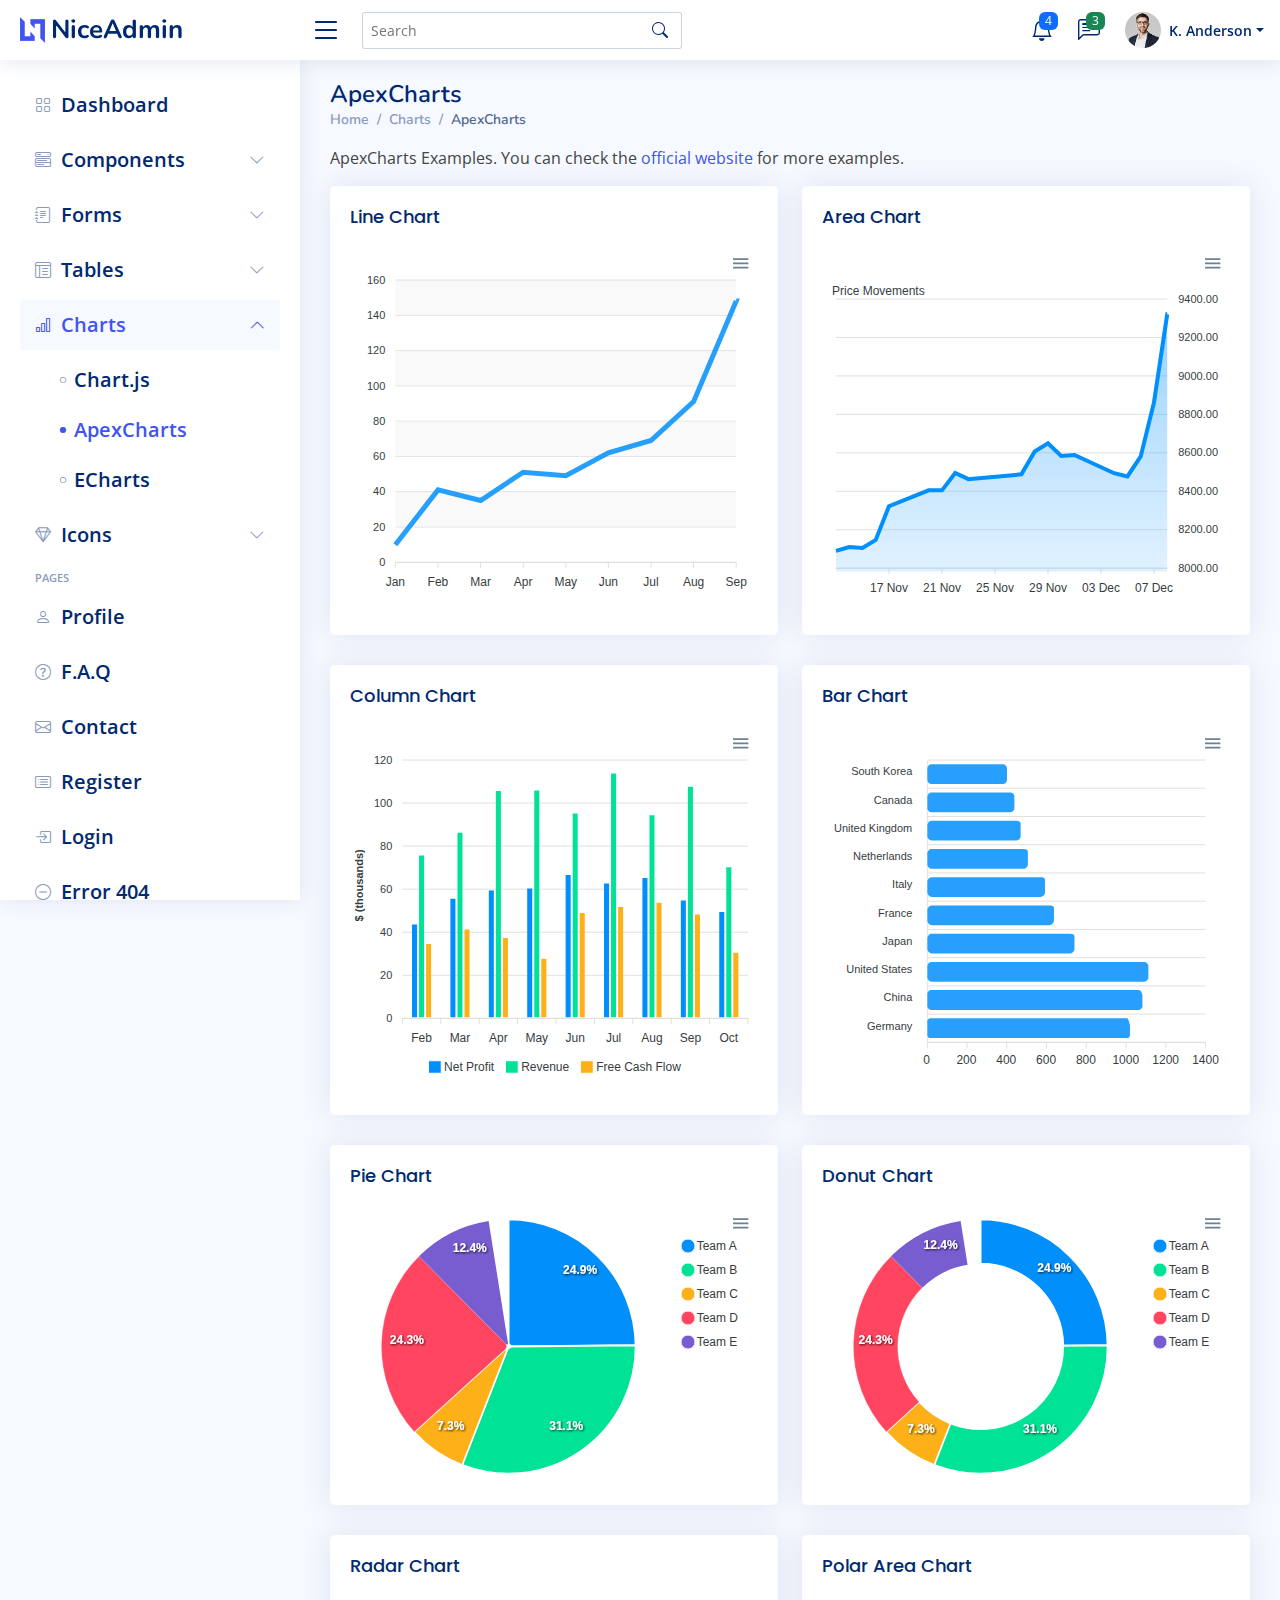
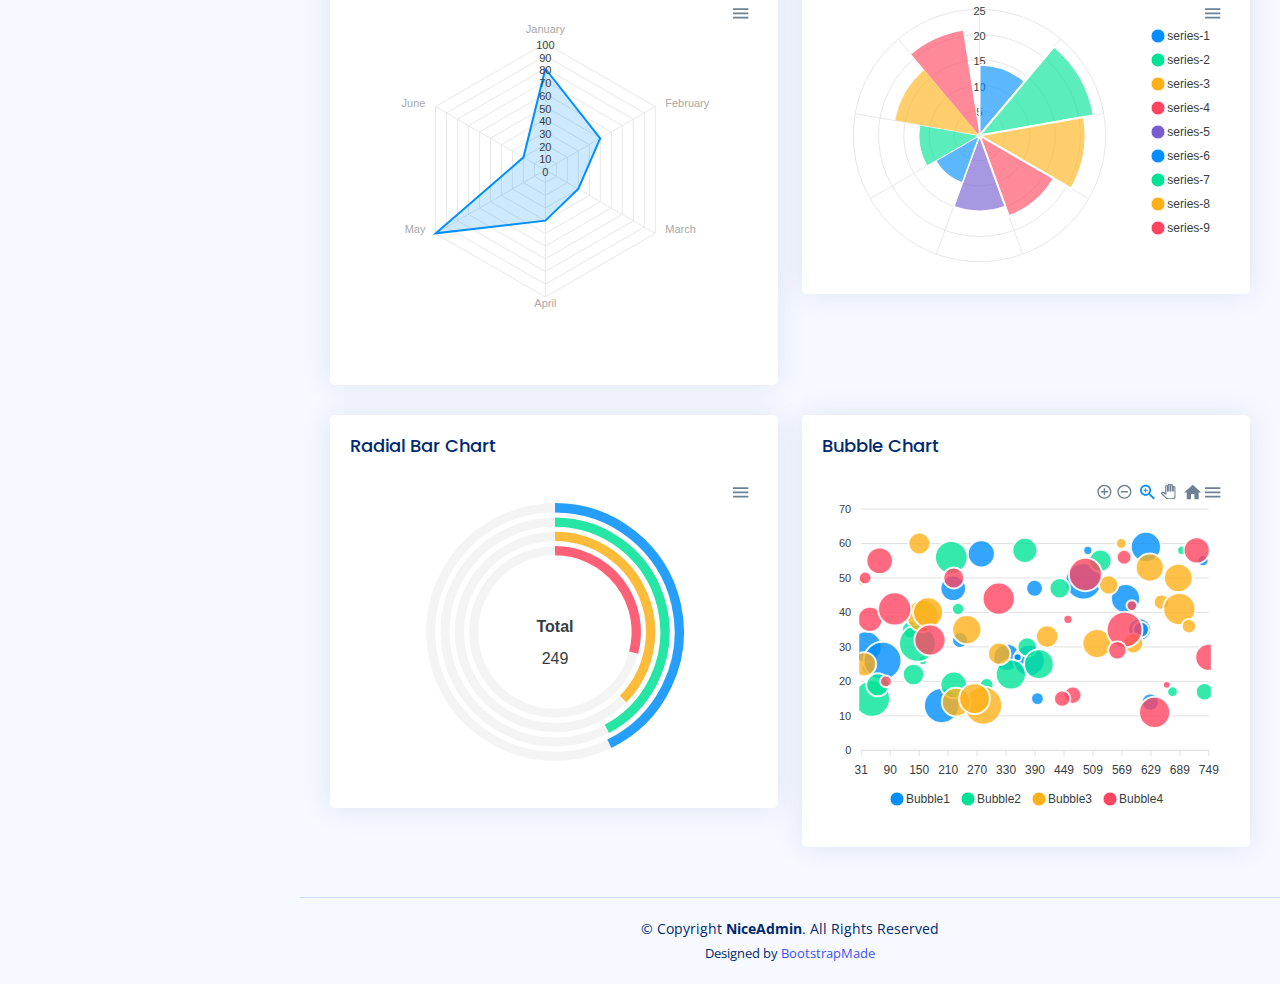
<file: templates/land_management/charts-apexcharts.html>
<!DOCTYPE html>
<html lang="en">

<head>
  <meta charset="utf-8">
  <meta content="width=device-width, initial-scale=1.0" name="viewport">

  <title>Charts / ApexCharts - NiceAdmin Bootstrap Template</title>
  <meta content="" name="description">
  <meta content="" name="keywords">

  <!-- Favicons -->
  <link href="assets/img/favicon.png" rel="icon">
  <link href="assets/img/apple-touch-icon.png" rel="apple-touch-icon">

  <!-- Google Fonts -->
  <link href="https://fonts.gstatic.com" rel="preconnect">
  <link href="https://fonts.googleapis.com/css?family=Open+Sans:300,300i,400,400i,600,600i,700,700i|Nunito:300,300i,400,400i,600,600i,700,700i|Poppins:300,300i,400,400i,500,500i,600,600i,700,700i" rel="stylesheet">

  <!-- Vendor CSS Files -->
  <link href="assets/vendor/bootstrap/css/bootstrap.min.css" rel="stylesheet">
  <link href="assets/vendor/bootstrap-icons/bootstrap-icons.css" rel="stylesheet">
  <link href="assets/vendor/boxicons/css/boxicons.min.css" rel="stylesheet">
  <link href="assets/vendor/quill/quill.snow.css" rel="stylesheet">
  <link href="assets/vendor/quill/quill.bubble.css" rel="stylesheet">
  <link href="assets/vendor/remixicon/remixicon.css" rel="stylesheet">
  <link href="assets/vendor/simple-datatables/style.css" rel="stylesheet">

  <!-- Template Main CSS File -->
  <link href="assets/css/style.css" rel="stylesheet">

  <!-- =======================================================
  * Template Name: NiceAdmin
  * Template URL: https://bootstrapmade.com/nice-admin-bootstrap-admin-html-template/
  * Updated: Apr 20 2024 with Bootstrap v5.3.3
  * Author: BootstrapMade.com
  * License: https://bootstrapmade.com/license/
  ======================================================== -->
</head>

<body>

  <!-- ======= Header ======= -->
  <header id="header" class="header fixed-top d-flex align-items-center">

    <div class="d-flex align-items-center justify-content-between">
      <a href="index.html" class="logo d-flex align-items-center">
        <img src="assets/img/logo.png" alt="">
        <span class="d-none d-lg-block">NiceAdmin</span>
      </a>
      <i class="bi bi-list toggle-sidebar-btn"></i>
    </div><!-- End Logo -->

    <div class="search-bar">
      <form class="search-form d-flex align-items-center" method="POST" action="#">
        <input type="text" name="query" placeholder="Search" title="Enter search keyword">
        <button type="submit" title="Search"><i class="bi bi-search"></i></button>
      </form>
    </div><!-- End Search Bar -->

    <nav class="header-nav ms-auto">
      <ul class="d-flex align-items-center">

        <li class="nav-item d-block d-lg-none">
          <a class="nav-link nav-icon search-bar-toggle " href="#">
            <i class="bi bi-search"></i>
          </a>
        </li><!-- End Search Icon-->

        <li class="nav-item dropdown">

          <a class="nav-link nav-icon" href="#" data-bs-toggle="dropdown">
            <i class="bi bi-bell"></i>
            <span class="badge bg-primary badge-number">4</span>
          </a><!-- End Notification Icon -->

          <ul class="dropdown-menu dropdown-menu-end dropdown-menu-arrow notifications">
            <li class="dropdown-header">
              You have 4 new notifications
              <a href="#"><span class="badge rounded-pill bg-primary p-2 ms-2">View all</span></a>
            </li>
            <li>
              <hr class="dropdown-divider">
            </li>

            <li class="notification-item">
              <i class="bi bi-exclamation-circle text-warning"></i>
              <div>
                <h4>Lorem Ipsum</h4>
                <p>Quae dolorem earum veritatis oditseno</p>
                <p>30 min. ago</p>
              </div>
            </li>

            <li>
              <hr class="dropdown-divider">
            </li>

            <li class="notification-item">
              <i class="bi bi-x-circle text-danger"></i>
              <div>
                <h4>Atque rerum nesciunt</h4>
                <p>Quae dolorem earum veritatis oditseno</p>
                <p>1 hr. ago</p>
              </div>
            </li>

            <li>
              <hr class="dropdown-divider">
            </li>

            <li class="notification-item">
              <i class="bi bi-check-circle text-success"></i>
              <div>
                <h4>Sit rerum fuga</h4>
                <p>Quae dolorem earum veritatis oditseno</p>
                <p>2 hrs. ago</p>
              </div>
            </li>

            <li>
              <hr class="dropdown-divider">
            </li>

            <li class="notification-item">
              <i class="bi bi-info-circle text-primary"></i>
              <div>
                <h4>Dicta reprehenderit</h4>
                <p>Quae dolorem earum veritatis oditseno</p>
                <p>4 hrs. ago</p>
              </div>
            </li>

            <li>
              <hr class="dropdown-divider">
            </li>
            <li class="dropdown-footer">
              <a href="#">Show all notifications</a>
            </li>

          </ul><!-- End Notification Dropdown Items -->

        </li><!-- End Notification Nav -->

        <li class="nav-item dropdown">

          <a class="nav-link nav-icon" href="#" data-bs-toggle="dropdown">
            <i class="bi bi-chat-left-text"></i>
            <span class="badge bg-success badge-number">3</span>
          </a><!-- End Messages Icon -->

          <ul class="dropdown-menu dropdown-menu-end dropdown-menu-arrow messages">
            <li class="dropdown-header">
              You have 3 new messages
              <a href="#"><span class="badge rounded-pill bg-primary p-2 ms-2">View all</span></a>
            </li>
            <li>
              <hr class="dropdown-divider">
            </li>

            <li class="message-item">
              <a href="#">
                <img src="assets/img/messages-1.jpg" alt="" class="rounded-circle">
                <div>
                  <h4>Maria Hudson</h4>
                  <p>Velit asperiores et ducimus soluta repudiandae labore officia est ut...</p>
                  <p>4 hrs. ago</p>
                </div>
              </a>
            </li>
            <li>
              <hr class="dropdown-divider">
            </li>

            <li class="message-item">
              <a href="#">
                <img src="assets/img/messages-2.jpg" alt="" class="rounded-circle">
                <div>
                  <h4>Anna Nelson</h4>
                  <p>Velit asperiores et ducimus soluta repudiandae labore officia est ut...</p>
                  <p>6 hrs. ago</p>
                </div>
              </a>
            </li>
            <li>
              <hr class="dropdown-divider">
            </li>

            <li class="message-item">
              <a href="#">
                <img src="assets/img/messages-3.jpg" alt="" class="rounded-circle">
                <div>
                  <h4>David Muldon</h4>
                  <p>Velit asperiores et ducimus soluta repudiandae labore officia est ut...</p>
                  <p>8 hrs. ago</p>
                </div>
              </a>
            </li>
            <li>
              <hr class="dropdown-divider">
            </li>

            <li class="dropdown-footer">
              <a href="#">Show all messages</a>
            </li>

          </ul><!-- End Messages Dropdown Items -->

        </li><!-- End Messages Nav -->

        <li class="nav-item dropdown pe-3">

          <a class="nav-link nav-profile d-flex align-items-center pe-0" href="#" data-bs-toggle="dropdown">
            <img src="assets/img/profile-img.jpg" alt="Profile" class="rounded-circle">
            <span class="d-none d-md-block dropdown-toggle ps-2">K. Anderson</span>
          </a><!-- End Profile Iamge Icon -->

          <ul class="dropdown-menu dropdown-menu-end dropdown-menu-arrow profile">
            <li class="dropdown-header">
              <h6>Kevin Anderson</h6>
              <span>Web Designer</span>
            </li>
            <li>
              <hr class="dropdown-divider">
            </li>

            <li>
              <a class="dropdown-item d-flex align-items-center" href="users-profile.html">
                <i class="bi bi-person"></i>
                <span>My Profile</span>
              </a>
            </li>
            <li>
              <hr class="dropdown-divider">
            </li>

            <li>
              <a class="dropdown-item d-flex align-items-center" href="users-profile.html">
                <i class="bi bi-gear"></i>
                <span>Account Settings</span>
              </a>
            </li>
            <li>
              <hr class="dropdown-divider">
            </li>

            <li>
              <a class="dropdown-item d-flex align-items-center" href="pages-faq.html">
                <i class="bi bi-question-circle"></i>
                <span>Need Help?</span>
              </a>
            </li>
            <li>
              <hr class="dropdown-divider">
            </li>

            <li>
              <a class="dropdown-item d-flex align-items-center" href="#">
                <i class="bi bi-box-arrow-right"></i>
                <span>Sign Out</span>
              </a>
            </li>

          </ul><!-- End Profile Dropdown Items -->
        </li><!-- End Profile Nav -->

      </ul>
    </nav><!-- End Icons Navigation -->

  </header><!-- End Header -->

  <!-- ======= Sidebar ======= -->
  <aside id="sidebar" class="sidebar">

    <ul class="sidebar-nav" id="sidebar-nav">

      <li class="nav-item">
        <a class="nav-link collapsed" href="index.html">
          <i class="bi bi-grid"></i>
          <span>Dashboard</span>
        </a>
      </li><!-- End Dashboard Nav -->

      <li class="nav-item">
        <a class="nav-link collapsed" data-bs-target="#components-nav" data-bs-toggle="collapse" href="#">
          <i class="bi bi-menu-button-wide"></i><span>Components</span><i class="bi bi-chevron-down ms-auto"></i>
        </a>
        <ul id="components-nav" class="nav-content collapse " data-bs-parent="#sidebar-nav">
          <li>
            <a href="components-alerts.html">
              <i class="bi bi-circle"></i><span>Alerts</span>
            </a>
          </li>
          <li>
            <a href="components-accordion.html">
              <i class="bi bi-circle"></i><span>Accordion</span>
            </a>
          </li>
          <li>
            <a href="components-badges.html">
              <i class="bi bi-circle"></i><span>Badges</span>
            </a>
          </li>
          <li>
            <a href="components-breadcrumbs.html">
              <i class="bi bi-circle"></i><span>Breadcrumbs</span>
            </a>
          </li>
          <li>
            <a href="components-buttons.html">
              <i class="bi bi-circle"></i><span>Buttons</span>
            </a>
          </li>
          <li>
            <a href="components-cards.html">
              <i class="bi bi-circle"></i><span>Cards</span>
            </a>
          </li>
          <li>
            <a href="components-carousel.html">
              <i class="bi bi-circle"></i><span>Carousel</span>
            </a>
          </li>
          <li>
            <a href="components-list-group.html">
              <i class="bi bi-circle"></i><span>List group</span>
            </a>
          </li>
          <li>
            <a href="components-modal.html">
              <i class="bi bi-circle"></i><span>Modal</span>
            </a>
          </li>
          <li>
            <a href="components-tabs.html">
              <i class="bi bi-circle"></i><span>Tabs</span>
            </a>
          </li>
          <li>
            <a href="components-pagination.html">
              <i class="bi bi-circle"></i><span>Pagination</span>
            </a>
          </li>
          <li>
            <a href="components-progress.html">
              <i class="bi bi-circle"></i><span>Progress</span>
            </a>
          </li>
          <li>
            <a href="components-spinners.html">
              <i class="bi bi-circle"></i><span>Spinners</span>
            </a>
          </li>
          <li>
            <a href="components-tooltips.html">
              <i class="bi bi-circle"></i><span>Tooltips</span>
            </a>
          </li>
        </ul>
      </li><!-- End Components Nav -->

      <li class="nav-item">
        <a class="nav-link collapsed" data-bs-target="#forms-nav" data-bs-toggle="collapse" href="#">
          <i class="bi bi-journal-text"></i><span>Forms</span><i class="bi bi-chevron-down ms-auto"></i>
        </a>
        <ul id="forms-nav" class="nav-content collapse " data-bs-parent="#sidebar-nav">
          <li>
            <a href="forms-elements.html">
              <i class="bi bi-circle"></i><span>Form Elements</span>
            </a>
          </li>
          <li>
            <a href="forms-layouts.html">
              <i class="bi bi-circle"></i><span>Form Layouts</span>
            </a>
          </li>
          <li>
            <a href="forms-editors.html">
              <i class="bi bi-circle"></i><span>Form Editors</span>
            </a>
          </li>
          <li>
            <a href="forms-validation.html">
              <i class="bi bi-circle"></i><span>Form Validation</span>
            </a>
          </li>
        </ul>
      </li><!-- End Forms Nav -->

      <li class="nav-item">
        <a class="nav-link collapsed" data-bs-target="#tables-nav" data-bs-toggle="collapse" href="#">
          <i class="bi bi-layout-text-window-reverse"></i><span>Tables</span><i class="bi bi-chevron-down ms-auto"></i>
        </a>
        <ul id="tables-nav" class="nav-content collapse " data-bs-parent="#sidebar-nav">
          <li>
            <a href="tables-general.html">
              <i class="bi bi-circle"></i><span>General Tables</span>
            </a>
          </li>
          <li>
            <a href="tables-data.html">
              <i class="bi bi-circle"></i><span>Data Tables</span>
            </a>
          </li>
        </ul>
      </li><!-- End Tables Nav -->

      <li class="nav-item">
        <a class="nav-link " data-bs-target="#charts-nav" data-bs-toggle="collapse" href="#">
          <i class="bi bi-bar-chart"></i><span>Charts</span><i class="bi bi-chevron-down ms-auto"></i>
        </a>
        <ul id="charts-nav" class="nav-content collapse show" data-bs-parent="#sidebar-nav">
          <li>
            <a href="charts-chartjs.html">
              <i class="bi bi-circle"></i><span>Chart.js</span>
            </a>
          </li>
          <li>
            <a href="charts-apexcharts.html" class="active">
              <i class="bi bi-circle"></i><span>ApexCharts</span>
            </a>
          </li>
          <li>
            <a href="charts-echarts.html">
              <i class="bi bi-circle"></i><span>ECharts</span>
            </a>
          </li>
        </ul>
      </li><!-- End Charts Nav -->

      <li class="nav-item">
        <a class="nav-link collapsed" data-bs-target="#icons-nav" data-bs-toggle="collapse" href="#">
          <i class="bi bi-gem"></i><span>Icons</span><i class="bi bi-chevron-down ms-auto"></i>
        </a>
        <ul id="icons-nav" class="nav-content collapse " data-bs-parent="#sidebar-nav">
          <li>
            <a href="icons-bootstrap.html">
              <i class="bi bi-circle"></i><span>Bootstrap Icons</span>
            </a>
          </li>
          <li>
            <a href="icons-remix.html">
              <i class="bi bi-circle"></i><span>Remix Icons</span>
            </a>
          </li>
          <li>
            <a href="icons-boxicons.html">
              <i class="bi bi-circle"></i><span>Boxicons</span>
            </a>
          </li>
        </ul>
      </li><!-- End Icons Nav -->

      <li class="nav-heading">Pages</li>

      <li class="nav-item">
        <a class="nav-link collapsed" href="users-profile.html">
          <i class="bi bi-person"></i>
          <span>Profile</span>
        </a>
      </li><!-- End Profile Page Nav -->

      <li class="nav-item">
        <a class="nav-link collapsed" href="pages-faq.html">
          <i class="bi bi-question-circle"></i>
          <span>F.A.Q</span>
        </a>
      </li><!-- End F.A.Q Page Nav -->

      <li class="nav-item">
        <a class="nav-link collapsed" href="pages-contact.html">
          <i class="bi bi-envelope"></i>
          <span>Contact</span>
        </a>
      </li><!-- End Contact Page Nav -->

      <li class="nav-item">
        <a class="nav-link collapsed" href="pages-register.html">
          <i class="bi bi-card-list"></i>
          <span>Register</span>
        </a>
      </li><!-- End Register Page Nav -->

      <li class="nav-item">
        <a class="nav-link collapsed" href="pages-login.html">
          <i class="bi bi-box-arrow-in-right"></i>
          <span>Login</span>
        </a>
      </li><!-- End Login Page Nav -->

      <li class="nav-item">
        <a class="nav-link collapsed" href="pages-error-404.html">
          <i class="bi bi-dash-circle"></i>
          <span>Error 404</span>
        </a>
      </li><!-- End Error 404 Page Nav -->

      <li class="nav-item">
        <a class="nav-link collapsed" href="pages-blank.html">
          <i class="bi bi-file-earmark"></i>
          <span>Blank</span>
        </a>
      </li><!-- End Blank Page Nav -->

    </ul>

  </aside><!-- End Sidebar-->

  <main id="main" class="main">

    <div class="pagetitle">
      <h1>ApexCharts</h1>
      <nav>
        <ol class="breadcrumb">
          <li class="breadcrumb-item"><a href="index.html">Home</a></li>
          <li class="breadcrumb-item">Charts</li>
          <li class="breadcrumb-item active">ApexCharts</li>
        </ol>
      </nav>
    </div><!-- End Page Title -->

    <p>ApexCharts Examples. You can check the <a href="https://apexcharts.com/javascript-chart-demos/" target="_blank">official website</a> for more examples.</p>

    <section class="section">
      <div class="row">

        <div class="col-lg-6">
          <div class="card">
            <div class="card-body">
              <h5 class="card-title">Line Chart</h5>

              <!-- Line Chart -->
              <div id="lineChart"></div>

              <script>
                document.addEventListener("DOMContentLoaded", () => {
                  new ApexCharts(document.querySelector("#lineChart"), {
                    series: [{
                      name: "Desktops",
                      data: [10, 41, 35, 51, 49, 62, 69, 91, 148]
                    }],
                    chart: {
                      height: 350,
                      type: 'line',
                      zoom: {
                        enabled: false
                      }
                    },
                    dataLabels: {
                      enabled: false
                    },
                    stroke: {
                      curve: 'straight'
                    },
                    grid: {
                      row: {
                        colors: ['#f3f3f3', 'transparent'], // takes an array which will be repeated on columns
                        opacity: 0.5
                      },
                    },
                    xaxis: {
                      categories: ['Jan', 'Feb', 'Mar', 'Apr', 'May', 'Jun', 'Jul', 'Aug', 'Sep'],
                    }
                  }).render();
                });
              </script>
              <!-- End Line Chart -->

            </div>
          </div>
        </div>

        <div class="col-lg-6">
          <div class="card">
            <div class="card-body">
              <h5 class="card-title">Area Chart</h5>

              <!-- Area Chart -->
              <div id="areaChart"></div>

              <script>
                document.addEventListener("DOMContentLoaded", () => {
                  const series = {
                    "monthDataSeries1": {
                      "prices": [
                        8107.85,
                        8128.0,
                        8122.9,
                        8165.5,
                        8340.7,
                        8423.7,
                        8423.5,
                        8514.3,
                        8481.85,
                        8487.7,
                        8506.9,
                        8626.2,
                        8668.95,
                        8602.3,
                        8607.55,
                        8512.9,
                        8496.25,
                        8600.65,
                        8881.1,
                        9340.85
                      ],
                      "dates": [
                        "13 Nov 2017",
                        "14 Nov 2017",
                        "15 Nov 2017",
                        "16 Nov 2017",
                        "17 Nov 2017",
                        "20 Nov 2017",
                        "21 Nov 2017",
                        "22 Nov 2017",
                        "23 Nov 2017",
                        "24 Nov 2017",
                        "27 Nov 2017",
                        "28 Nov 2017",
                        "29 Nov 2017",
                        "30 Nov 2017",
                        "01 Dec 2017",
                        "04 Dec 2017",
                        "05 Dec 2017",
                        "06 Dec 2017",
                        "07 Dec 2017",
                        "08 Dec 2017"
                      ]
                    },
                    "monthDataSeries2": {
                      "prices": [
                        8423.7,
                        8423.5,
                        8514.3,
                        8481.85,
                        8487.7,
                        8506.9,
                        8626.2,
                        8668.95,
                        8602.3,
                        8607.55,
                        8512.9,
                        8496.25,
                        8600.65,
                        8881.1,
                        9040.85,
                        8340.7,
                        8165.5,
                        8122.9,
                        8107.85,
                        8128.0
                      ],
                      "dates": [
                        "13 Nov 2017",
                        "14 Nov 2017",
                        "15 Nov 2017",
                        "16 Nov 2017",
                        "17 Nov 2017",
                        "20 Nov 2017",
                        "21 Nov 2017",
                        "22 Nov 2017",
                        "23 Nov 2017",
                        "24 Nov 2017",
                        "27 Nov 2017",
                        "28 Nov 2017",
                        "29 Nov 2017",
                        "30 Nov 2017",
                        "01 Dec 2017",
                        "04 Dec 2017",
                        "05 Dec 2017",
                        "06 Dec 2017",
                        "07 Dec 2017",
                        "08 Dec 2017"
                      ]
                    },
                    "monthDataSeries3": {
                      "prices": [
                        7114.25,
                        7126.6,
                        7116.95,
                        7203.7,
                        7233.75,
                        7451.0,
                        7381.15,
                        7348.95,
                        7347.75,
                        7311.25,
                        7266.4,
                        7253.25,
                        7215.45,
                        7266.35,
                        7315.25,
                        7237.2,
                        7191.4,
                        7238.95,
                        7222.6,
                        7217.9,
                        7359.3,
                        7371.55,
                        7371.15,
                        7469.2,
                        7429.25,
                        7434.65,
                        7451.1,
                        7475.25,
                        7566.25,
                        7556.8,
                        7525.55,
                        7555.45,
                        7560.9,
                        7490.7,
                        7527.6,
                        7551.9,
                        7514.85,
                        7577.95,
                        7592.3,
                        7621.95,
                        7707.95,
                        7859.1,
                        7815.7,
                        7739.0,
                        7778.7,
                        7839.45,
                        7756.45,
                        7669.2,
                        7580.45,
                        7452.85,
                        7617.25,
                        7701.6,
                        7606.8,
                        7620.05,
                        7513.85,
                        7498.45,
                        7575.45,
                        7601.95,
                        7589.1,
                        7525.85,
                        7569.5,
                        7702.5,
                        7812.7,
                        7803.75,
                        7816.3,
                        7851.15,
                        7912.2,
                        7972.8,
                        8145.0,
                        8161.1,
                        8121.05,
                        8071.25,
                        8088.2,
                        8154.45,
                        8148.3,
                        8122.05,
                        8132.65,
                        8074.55,
                        7952.8,
                        7885.55,
                        7733.9,
                        7897.15,
                        7973.15,
                        7888.5,
                        7842.8,
                        7838.4,
                        7909.85,
                        7892.75,
                        7897.75,
                        7820.05,
                        7904.4,
                        7872.2,
                        7847.5,
                        7849.55,
                        7789.6,
                        7736.35,
                        7819.4,
                        7875.35,
                        7871.8,
                        8076.5,
                        8114.8,
                        8193.55,
                        8217.1,
                        8235.05,
                        8215.3,
                        8216.4,
                        8301.55,
                        8235.25,
                        8229.75,
                        8201.95,
                        8164.95,
                        8107.85,
                        8128.0,
                        8122.9,
                        8165.5,
                        8340.7,
                        8423.7,
                        8423.5,
                        8514.3,
                        8481.85,
                        8487.7,
                        8506.9,
                        8626.2
                      ],
                      "dates": [
                        "02 Jun 2017",
                        "05 Jun 2017",
                        "06 Jun 2017",
                        "07 Jun 2017",
                        "08 Jun 2017",
                        "09 Jun 2017",
                        "12 Jun 2017",
                        "13 Jun 2017",
                        "14 Jun 2017",
                        "15 Jun 2017",
                        "16 Jun 2017",
                        "19 Jun 2017",
                        "20 Jun 2017",
                        "21 Jun 2017",
                        "22 Jun 2017",
                        "23 Jun 2017",
                        "27 Jun 2017",
                        "28 Jun 2017",
                        "29 Jun 2017",
                        "30 Jun 2017",
                        "03 Jul 2017",
                        "04 Jul 2017",
                        "05 Jul 2017",
                        "06 Jul 2017",
                        "07 Jul 2017",
                        "10 Jul 2017",
                        "11 Jul 2017",
                        "12 Jul 2017",
                        "13 Jul 2017",
                        "14 Jul 2017",
                        "17 Jul 2017",
                        "18 Jul 2017",
                        "19 Jul 2017",
                        "20 Jul 2017",
                        "21 Jul 2017",
                        "24 Jul 2017",
                        "25 Jul 2017",
                        "26 Jul 2017",
                        "27 Jul 2017",
                        "28 Jul 2017",
                        "31 Jul 2017",
                        "01 Aug 2017",
                        "02 Aug 2017",
                        "03 Aug 2017",
                        "04 Aug 2017",
                        "07 Aug 2017",
                        "08 Aug 2017",
                        "09 Aug 2017",
                        "10 Aug 2017",
                        "11 Aug 2017",
                        "14 Aug 2017",
                        "16 Aug 2017",
                        "17 Aug 2017",
                        "18 Aug 2017",
                        "21 Aug 2017",
                        "22 Aug 2017",
                        "23 Aug 2017",
                        "24 Aug 2017",
                        "28 Aug 2017",
                        "29 Aug 2017",
                        "30 Aug 2017",
                        "31 Aug 2017",
                        "01 Sep 2017",
                        "04 Sep 2017",
                        "05 Sep 2017",
                        "06 Sep 2017",
                        "07 Sep 2017",
                        "08 Sep 2017",
                        "11 Sep 2017",
                        "12 Sep 2017",
                        "13 Sep 2017",
                        "14 Sep 2017",
                        "15 Sep 2017",
                        "18 Sep 2017",
                        "19 Sep 2017",
                        "20 Sep 2017",
                        "21 Sep 2017",
                        "22 Sep 2017",
                        "25 Sep 2017",
                        "26 Sep 2017",
                        "27 Sep 2017",
                        "28 Sep 2017",
                        "29 Sep 2017",
                        "03 Oct 2017",
                        "04 Oct 2017",
                        "05 Oct 2017",
                        "06 Oct 2017",
                        "09 Oct 2017",
                        "10 Oct 2017",
                        "11 Oct 2017",
                        "12 Oct 2017",
                        "13 Oct 2017",
                        "16 Oct 2017",
                        "17 Oct 2017",
                        "18 Oct 2017",
                        "19 Oct 2017",
                        "23 Oct 2017",
                        "24 Oct 2017",
                        "25 Oct 2017",
                        "26 Oct 2017",
                        "27 Oct 2017",
                        "30 Oct 2017",
                        "31 Oct 2017",
                        "01 Nov 2017",
                        "02 Nov 2017",
                        "03 Nov 2017",
                        "06 Nov 2017",
                        "07 Nov 2017",
                        "08 Nov 2017",
                        "09 Nov 2017",
                        "10 Nov 2017",
                        "13 Nov 2017",
                        "14 Nov 2017",
                        "15 Nov 2017",
                        "16 Nov 2017",
                        "17 Nov 2017",
                        "20 Nov 2017",
                        "21 Nov 2017",
                        "22 Nov 2017",
                        "23 Nov 2017",
                        "24 Nov 2017",
                        "27 Nov 2017",
                        "28 Nov 2017"
                      ]
                    }
                  }
                  new ApexCharts(document.querySelector("#areaChart"), {
                    series: [{
                      name: "STOCK ABC",
                      data: series.monthDataSeries1.prices
                    }],
                    chart: {
                      type: 'area',
                      height: 350,
                      zoom: {
                        enabled: false
                      }
                    },
                    dataLabels: {
                      enabled: false
                    },
                    stroke: {
                      curve: 'straight'
                    },
                    subtitle: {
                      text: 'Price Movements',
                      align: 'left'
                    },
                    labels: series.monthDataSeries1.dates,
                    xaxis: {
                      type: 'datetime',
                    },
                    yaxis: {
                      opposite: true
                    },
                    legend: {
                      horizontalAlign: 'left'
                    }
                  }).render();
                });
              </script>
              <!-- End Area Chart -->

            </div>
          </div>
        </div>

        <div class="col-lg-6">
          <div class="card">
            <div class="card-body">
              <h5 class="card-title">Column Chart</h5>

              <!-- Column Chart -->
              <div id="columnChart"></div>

              <script>
                document.addEventListener("DOMContentLoaded", () => {
                  new ApexCharts(document.querySelector("#columnChart"), {
                    series: [{
                      name: 'Net Profit',
                      data: [44, 55, 57, 56, 61, 58, 63, 60, 66]
                    }, {
                      name: 'Revenue',
                      data: [76, 85, 101, 98, 87, 105, 91, 114, 94]
                    }, {
                      name: 'Free Cash Flow',
                      data: [35, 41, 36, 26, 45, 48, 52, 53, 41]
                    }],
                    chart: {
                      type: 'bar',
                      height: 350
                    },
                    plotOptions: {
                      bar: {
                        horizontal: false,
                        columnWidth: '55%',
                        endingShape: 'rounded'
                      },
                    },
                    dataLabels: {
                      enabled: false
                    },
                    stroke: {
                      show: true,
                      width: 2,
                      colors: ['transparent']
                    },
                    xaxis: {
                      categories: ['Feb', 'Mar', 'Apr', 'May', 'Jun', 'Jul', 'Aug', 'Sep', 'Oct'],
                    },
                    yaxis: {
                      title: {
                        text: '$ (thousands)'
                      }
                    },
                    fill: {
                      opacity: 1
                    },
                    tooltip: {
                      y: {
                        formatter: function(val) {
                          return "$ " + val + " thousands"
                        }
                      }
                    }
                  }).render();
                });
              </script>
              <!-- End Column Chart -->

            </div>
          </div>
        </div>

        <div class="col-lg-6">
          <div class="card">
            <div class="card-body">
              <h5 class="card-title">Bar Chart</h5>

              <!-- Bar Chart -->
              <div id="barChart"></div>

              <script>
                document.addEventListener("DOMContentLoaded", () => {
                  new ApexCharts(document.querySelector("#barChart"), {
                    series: [{
                      data: [400, 430, 448, 470, 540, 580, 690, 1100, 1200, 1380]
                    }],
                    chart: {
                      type: 'bar',
                      height: 350
                    },
                    plotOptions: {
                      bar: {
                        borderRadius: 4,
                        horizontal: true,
                      }
                    },
                    dataLabels: {
                      enabled: false
                    },
                    xaxis: {
                      categories: ['South Korea', 'Canada', 'United Kingdom', 'Netherlands', 'Italy', 'France', 'Japan',
                        'United States', 'China', 'Germany'
                      ],
                    }
                  }).render();
                });
              </script>
              <!-- End Bar Chart -->

            </div>
          </div>
        </div>

        <div class="col-lg-6">
          <div class="card">
            <div class="card-body">
              <h5 class="card-title">Pie Chart</h5>

              <!-- Pie Chart -->
              <div id="pieChart"></div>

              <script>
                document.addEventListener("DOMContentLoaded", () => {
                  new ApexCharts(document.querySelector("#pieChart"), {
                    series: [44, 55, 13, 43, 22],
                    chart: {
                      height: 350,
                      type: 'pie',
                      toolbar: {
                        show: true
                      }
                    },
                    labels: ['Team A', 'Team B', 'Team C', 'Team D', 'Team E']
                  }).render();
                });
              </script>
              <!-- End Pie Chart -->

            </div>
          </div>
        </div>

        <div class="col-lg-6">
          <div class="card">
            <div class="card-body">
              <h5 class="card-title">Donut Chart</h5>

              <!-- Donut Chart -->
              <div id="donutChart"></div>

              <script>
                document.addEventListener("DOMContentLoaded", () => {
                  new ApexCharts(document.querySelector("#donutChart"), {
                    series: [44, 55, 13, 43, 22],
                    chart: {
                      height: 350,
                      type: 'donut',
                      toolbar: {
                        show: true
                      }
                    },
                    labels: ['Team A', 'Team B', 'Team C', 'Team D', 'Team E'],
                  }).render();
                });
              </script>
              <!-- End Donut Chart -->

            </div>
          </div>
        </div>

        <div class="col-lg-6">
          <div class="card">
            <div class="card-body">
              <h5 class="card-title">Radar Chart</h5>

              <!-- Radar Chart -->
              <div id="radarChart"></div>

              <script>
                document.addEventListener("DOMContentLoaded", () => {
                  new ApexCharts(document.querySelector("#radarChart"), {
                    series: [{
                      name: 'Series 1',
                      data: [80, 50, 30, 40, 100, 20],
                    }],
                    chart: {
                      height: 350,
                      type: 'radar',
                    },
                    xaxis: {
                      categories: ['January', 'February', 'March', 'April', 'May', 'June']
                    }
                  }).render();
                });
              </script>
              <!-- End Radar Chart -->

            </div>
          </div>
        </div>

        <div class="col-lg-6">
          <div class="card">
            <div class="card-body">
              <h5 class="card-title">Polar Area Chart</h5>

              <!-- Polar Area Chart -->
              <div id="polarAreaChart"></div>

              <script>
                document.addEventListener("DOMContentLoaded", () => {
                  new ApexCharts(document.querySelector("#polarAreaChart"), {
                    series: [14, 23, 21, 17, 15, 10, 12, 17, 21],
                    chart: {
                      type: 'polarArea',
                      height: 350,
                      toolbar: {
                        show: true
                      }
                    },
                    stroke: {
                      colors: ['#fff']
                    },
                    fill: {
                      opacity: 0.8
                    }
                  }).render();
                });
              </script>
              <!-- End Polar Area Chart -->

            </div>
          </div>
        </div>

        <div class="col-lg-6">
          <div class="card">
            <div class="card-body">
              <h5 class="card-title">Radial Bar Chart</h5>

              <!-- Radial Bar Chart -->
              <div id="radialBarChart"></div>

              <script>
                document.addEventListener("DOMContentLoaded", () => {
                  new ApexCharts(document.querySelector("#radialBarChart"), {
                    series: [44, 55, 67, 83],
                    chart: {
                      height: 350,
                      type: 'radialBar',
                      toolbar: {
                        show: true
                      }
                    },
                    plotOptions: {
                      radialBar: {
                        dataLabels: {
                          name: {
                            fontSize: '22px',
                          },
                          value: {
                            fontSize: '16px',
                          },
                          total: {
                            show: true,
                            label: 'Total',
                            formatter: function(w) {
                              // By default this function returns the average of all series. The below is just an example to show the use of custom formatter function
                              return 249
                            }
                          }
                        }
                      }
                    },
                    labels: ['Apples', 'Oranges', 'Bananas', 'Berries'],
                  }).render();
                });
              </script>
              <!-- End Radial Bar Chart -->

            </div>
          </div>
        </div>

        <div class="col-lg-6">
          <div class="card">
            <div class="card-body">
              <h5 class="card-title">Bubble Chart</h5>

              <!-- Bubble Chart -->
              <div id="bubbleChart"></div>

              <script>
                document.addEventListener("DOMContentLoaded", () => {
                  function generateData(baseval, count, yrange) {
                    var i = 0;
                    var series = [];
                    while (i < count) {
                      var x = Math.floor(Math.random() * (750 - 1 + 1)) + 1;;
                      var y = Math.floor(Math.random() * (yrange.max - yrange.min + 1)) + yrange.min;
                      var z = Math.floor(Math.random() * (75 - 15 + 1)) + 15;
                      series.push([x, y, z]);
                      baseval += 86400000;
                      i++;
                    }
                    return series;
                  }
                  new ApexCharts(document.querySelector("#bubbleChart"), {
                    series: [{
                        name: 'Bubble1',
                        data: generateData(new Date('11 Feb 2017 GMT').getTime(), 20, {
                          min: 10,
                          max: 60
                        })
                      },
                      {
                        name: 'Bubble2',
                        data: generateData(new Date('11 Feb 2017 GMT').getTime(), 20, {
                          min: 10,
                          max: 60
                        })
                      },
                      {
                        name: 'Bubble3',
                        data: generateData(new Date('11 Feb 2017 GMT').getTime(), 20, {
                          min: 10,
                          max: 60
                        })
                      },
                      {
                        name: 'Bubble4',
                        data: generateData(new Date('11 Feb 2017 GMT').getTime(), 20, {
                          min: 10,
                          max: 60
                        })
                      }
                    ],
                    chart: {
                      height: 333,
                      type: 'bubble',
                    },
                    dataLabels: {
                      enabled: false
                    },
                    fill: {
                      opacity: 0.8
                    },
                    xaxis: {
                      tickAmount: 12,
                      type: 'category',
                    },
                    yaxis: {
                      max: 70
                    }
                  }).render();
                });
              </script>
              <!-- End Bubble Chart -->

            </div>
          </div>
        </div>

      </div>
    </section>

  </main><!-- End #main -->

  <!-- ======= Footer ======= -->
  <footer id="footer" class="footer">
    <div class="copyright">
      &copy; Copyright <strong><span>NiceAdmin</span></strong>. All Rights Reserved
    </div>
    <div class="credits">
      <!-- All the links in the footer should remain intact. -->
      <!-- You can delete the links only if you purchased the pro version. -->
      <!-- Licensing information: https://bootstrapmade.com/license/ -->
      <!-- Purchase the pro version with working PHP/AJAX contact form: https://bootstrapmade.com/nice-admin-bootstrap-admin-html-template/ -->
      Designed by <a href="https://bootstrapmade.com/">BootstrapMade</a>
    </div>
  </footer><!-- End Footer -->

  <a href="#" class="back-to-top d-flex align-items-center justify-content-center"><i class="bi bi-arrow-up-short"></i></a>

  <!-- Vendor JS Files -->
  <script src="assets/vendor/apexcharts/apexcharts.min.js"></script>
  <script src="assets/vendor/bootstrap/js/bootstrap.bundle.min.js"></script>
  <script src="assets/vendor/chart.js/chart.umd.js"></script>
  <script src="assets/vendor/echarts/echarts.min.js"></script>
  <script src="assets/vendor/quill/quill.js"></script>
  <script src="assets/vendor/simple-datatables/simple-datatables.js"></script>
  <script src="assets/vendor/tinymce/tinymce.min.js"></script>
  <script src="assets/vendor/php-email-form/validate.js"></script>

  <!-- Template Main JS File -->
  <script src="assets/js/main.js"></script>

</body>

</html>
</file>
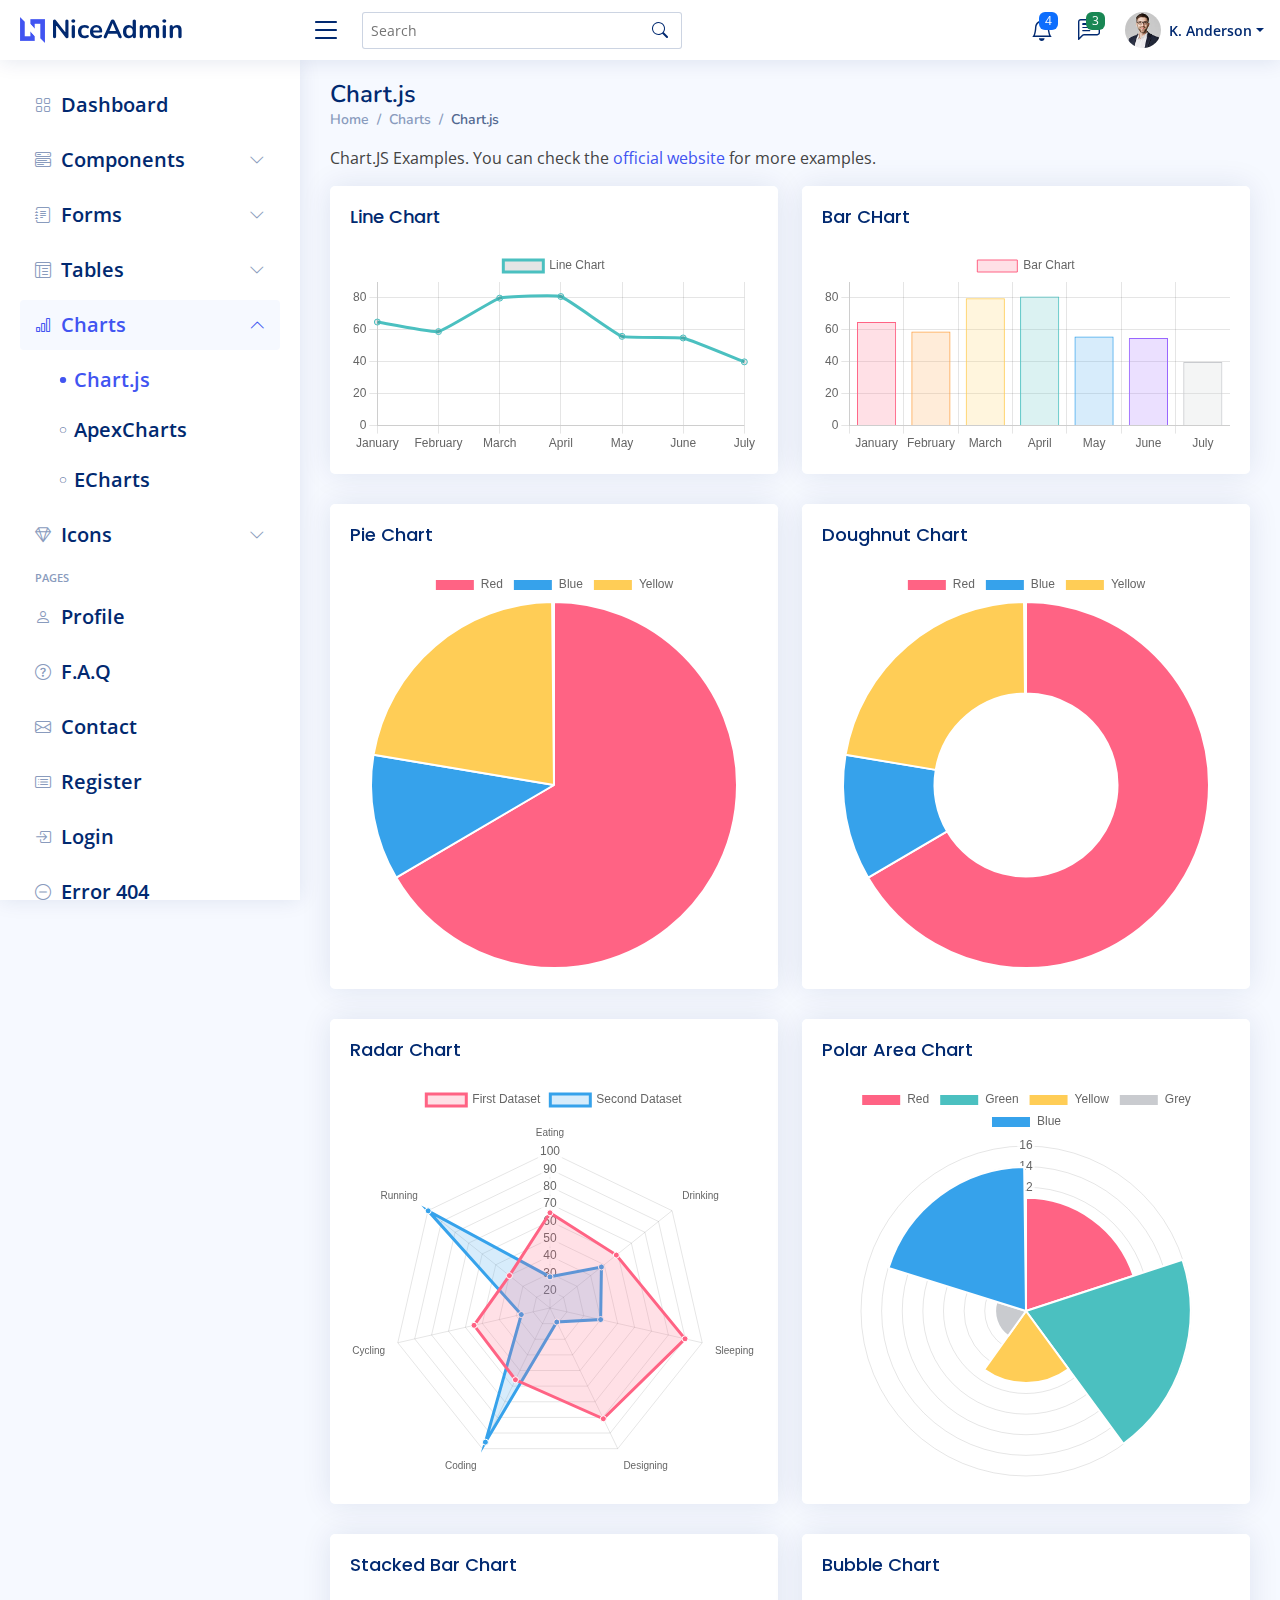
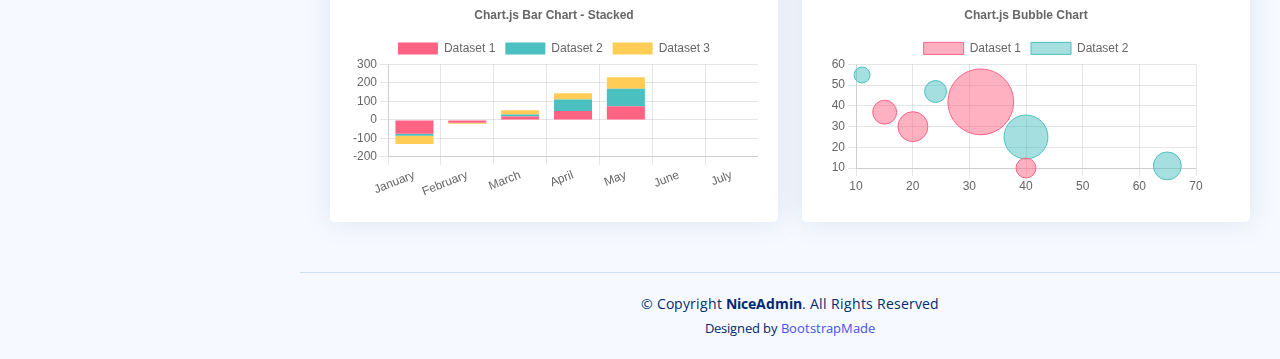
<file: templates/land_management/charts-chartjs.html>
<!DOCTYPE html>
<html lang="en">

<head>
  <meta charset="utf-8">
  <meta content="width=device-width, initial-scale=1.0" name="viewport">

  <title>Charts / Chart.js - NiceAdmin Bootstrap Template</title>
  <meta content="" name="description">
  <meta content="" name="keywords">

  <!-- Favicons -->
  <link href="assets/img/favicon.png" rel="icon">
  <link href="assets/img/apple-touch-icon.png" rel="apple-touch-icon">

  <!-- Google Fonts -->
  <link href="https://fonts.gstatic.com" rel="preconnect">
  <link href="https://fonts.googleapis.com/css?family=Open+Sans:300,300i,400,400i,600,600i,700,700i|Nunito:300,300i,400,400i,600,600i,700,700i|Poppins:300,300i,400,400i,500,500i,600,600i,700,700i" rel="stylesheet">

  <!-- Vendor CSS Files -->
  <link href="assets/vendor/bootstrap/css/bootstrap.min.css" rel="stylesheet">
  <link href="assets/vendor/bootstrap-icons/bootstrap-icons.css" rel="stylesheet">
  <link href="assets/vendor/boxicons/css/boxicons.min.css" rel="stylesheet">
  <link href="assets/vendor/quill/quill.snow.css" rel="stylesheet">
  <link href="assets/vendor/quill/quill.bubble.css" rel="stylesheet">
  <link href="assets/vendor/remixicon/remixicon.css" rel="stylesheet">
  <link href="assets/vendor/simple-datatables/style.css" rel="stylesheet">

  <!-- Template Main CSS File -->
  <link href="assets/css/style.css" rel="stylesheet">

  <!-- =======================================================
  * Template Name: NiceAdmin
  * Template URL: https://bootstrapmade.com/nice-admin-bootstrap-admin-html-template/
  * Updated: Apr 20 2024 with Bootstrap v5.3.3
  * Author: BootstrapMade.com
  * License: https://bootstrapmade.com/license/
  ======================================================== -->
</head>

<body>

  <!-- ======= Header ======= -->
  <header id="header" class="header fixed-top d-flex align-items-center">

    <div class="d-flex align-items-center justify-content-between">
      <a href="index.html" class="logo d-flex align-items-center">
        <img src="assets/img/logo.png" alt="">
        <span class="d-none d-lg-block">NiceAdmin</span>
      </a>
      <i class="bi bi-list toggle-sidebar-btn"></i>
    </div><!-- End Logo -->

    <div class="search-bar">
      <form class="search-form d-flex align-items-center" method="POST" action="#">
        <input type="text" name="query" placeholder="Search" title="Enter search keyword">
        <button type="submit" title="Search"><i class="bi bi-search"></i></button>
      </form>
    </div><!-- End Search Bar -->

    <nav class="header-nav ms-auto">
      <ul class="d-flex align-items-center">

        <li class="nav-item d-block d-lg-none">
          <a class="nav-link nav-icon search-bar-toggle " href="#">
            <i class="bi bi-search"></i>
          </a>
        </li><!-- End Search Icon-->

        <li class="nav-item dropdown">

          <a class="nav-link nav-icon" href="#" data-bs-toggle="dropdown">
            <i class="bi bi-bell"></i>
            <span class="badge bg-primary badge-number">4</span>
          </a><!-- End Notification Icon -->

          <ul class="dropdown-menu dropdown-menu-end dropdown-menu-arrow notifications">
            <li class="dropdown-header">
              You have 4 new notifications
              <a href="#"><span class="badge rounded-pill bg-primary p-2 ms-2">View all</span></a>
            </li>
            <li>
              <hr class="dropdown-divider">
            </li>

            <li class="notification-item">
              <i class="bi bi-exclamation-circle text-warning"></i>
              <div>
                <h4>Lorem Ipsum</h4>
                <p>Quae dolorem earum veritatis oditseno</p>
                <p>30 min. ago</p>
              </div>
            </li>

            <li>
              <hr class="dropdown-divider">
            </li>

            <li class="notification-item">
              <i class="bi bi-x-circle text-danger"></i>
              <div>
                <h4>Atque rerum nesciunt</h4>
                <p>Quae dolorem earum veritatis oditseno</p>
                <p>1 hr. ago</p>
              </div>
            </li>

            <li>
              <hr class="dropdown-divider">
            </li>

            <li class="notification-item">
              <i class="bi bi-check-circle text-success"></i>
              <div>
                <h4>Sit rerum fuga</h4>
                <p>Quae dolorem earum veritatis oditseno</p>
                <p>2 hrs. ago</p>
              </div>
            </li>

            <li>
              <hr class="dropdown-divider">
            </li>

            <li class="notification-item">
              <i class="bi bi-info-circle text-primary"></i>
              <div>
                <h4>Dicta reprehenderit</h4>
                <p>Quae dolorem earum veritatis oditseno</p>
                <p>4 hrs. ago</p>
              </div>
            </li>

            <li>
              <hr class="dropdown-divider">
            </li>
            <li class="dropdown-footer">
              <a href="#">Show all notifications</a>
            </li>

          </ul><!-- End Notification Dropdown Items -->

        </li><!-- End Notification Nav -->

        <li class="nav-item dropdown">

          <a class="nav-link nav-icon" href="#" data-bs-toggle="dropdown">
            <i class="bi bi-chat-left-text"></i>
            <span class="badge bg-success badge-number">3</span>
          </a><!-- End Messages Icon -->

          <ul class="dropdown-menu dropdown-menu-end dropdown-menu-arrow messages">
            <li class="dropdown-header">
              You have 3 new messages
              <a href="#"><span class="badge rounded-pill bg-primary p-2 ms-2">View all</span></a>
            </li>
            <li>
              <hr class="dropdown-divider">
            </li>

            <li class="message-item">
              <a href="#">
                <img src="assets/img/messages-1.jpg" alt="" class="rounded-circle">
                <div>
                  <h4>Maria Hudson</h4>
                  <p>Velit asperiores et ducimus soluta repudiandae labore officia est ut...</p>
                  <p>4 hrs. ago</p>
                </div>
              </a>
            </li>
            <li>
              <hr class="dropdown-divider">
            </li>

            <li class="message-item">
              <a href="#">
                <img src="assets/img/messages-2.jpg" alt="" class="rounded-circle">
                <div>
                  <h4>Anna Nelson</h4>
                  <p>Velit asperiores et ducimus soluta repudiandae labore officia est ut...</p>
                  <p>6 hrs. ago</p>
                </div>
              </a>
            </li>
            <li>
              <hr class="dropdown-divider">
            </li>

            <li class="message-item">
              <a href="#">
                <img src="assets/img/messages-3.jpg" alt="" class="rounded-circle">
                <div>
                  <h4>David Muldon</h4>
                  <p>Velit asperiores et ducimus soluta repudiandae labore officia est ut...</p>
                  <p>8 hrs. ago</p>
                </div>
              </a>
            </li>
            <li>
              <hr class="dropdown-divider">
            </li>

            <li class="dropdown-footer">
              <a href="#">Show all messages</a>
            </li>

          </ul><!-- End Messages Dropdown Items -->

        </li><!-- End Messages Nav -->

        <li class="nav-item dropdown pe-3">

          <a class="nav-link nav-profile d-flex align-items-center pe-0" href="#" data-bs-toggle="dropdown">
            <img src="assets/img/profile-img.jpg" alt="Profile" class="rounded-circle">
            <span class="d-none d-md-block dropdown-toggle ps-2">K. Anderson</span>
          </a><!-- End Profile Iamge Icon -->

          <ul class="dropdown-menu dropdown-menu-end dropdown-menu-arrow profile">
            <li class="dropdown-header">
              <h6>Kevin Anderson</h6>
              <span>Web Designer</span>
            </li>
            <li>
              <hr class="dropdown-divider">
            </li>

            <li>
              <a class="dropdown-item d-flex align-items-center" href="users-profile.html">
                <i class="bi bi-person"></i>
                <span>My Profile</span>
              </a>
            </li>
            <li>
              <hr class="dropdown-divider">
            </li>

            <li>
              <a class="dropdown-item d-flex align-items-center" href="users-profile.html">
                <i class="bi bi-gear"></i>
                <span>Account Settings</span>
              </a>
            </li>
            <li>
              <hr class="dropdown-divider">
            </li>

            <li>
              <a class="dropdown-item d-flex align-items-center" href="pages-faq.html">
                <i class="bi bi-question-circle"></i>
                <span>Need Help?</span>
              </a>
            </li>
            <li>
              <hr class="dropdown-divider">
            </li>

            <li>
              <a class="dropdown-item d-flex align-items-center" href="#">
                <i class="bi bi-box-arrow-right"></i>
                <span>Sign Out</span>
              </a>
            </li>

          </ul><!-- End Profile Dropdown Items -->
        </li><!-- End Profile Nav -->

      </ul>
    </nav><!-- End Icons Navigation -->

  </header><!-- End Header -->

  <!-- ======= Sidebar ======= -->
  <aside id="sidebar" class="sidebar">

    <ul class="sidebar-nav" id="sidebar-nav">

      <li class="nav-item">
        <a class="nav-link collapsed" href="index.html">
          <i class="bi bi-grid"></i>
          <span>Dashboard</span>
        </a>
      </li><!-- End Dashboard Nav -->

      <li class="nav-item">
        <a class="nav-link collapsed" data-bs-target="#components-nav" data-bs-toggle="collapse" href="#">
          <i class="bi bi-menu-button-wide"></i><span>Components</span><i class="bi bi-chevron-down ms-auto"></i>
        </a>
        <ul id="components-nav" class="nav-content collapse " data-bs-parent="#sidebar-nav">
          <li>
            <a href="components-alerts.html">
              <i class="bi bi-circle"></i><span>Alerts</span>
            </a>
          </li>
          <li>
            <a href="components-accordion.html">
              <i class="bi bi-circle"></i><span>Accordion</span>
            </a>
          </li>
          <li>
            <a href="components-badges.html">
              <i class="bi bi-circle"></i><span>Badges</span>
            </a>
          </li>
          <li>
            <a href="components-breadcrumbs.html">
              <i class="bi bi-circle"></i><span>Breadcrumbs</span>
            </a>
          </li>
          <li>
            <a href="components-buttons.html">
              <i class="bi bi-circle"></i><span>Buttons</span>
            </a>
          </li>
          <li>
            <a href="components-cards.html">
              <i class="bi bi-circle"></i><span>Cards</span>
            </a>
          </li>
          <li>
            <a href="components-carousel.html">
              <i class="bi bi-circle"></i><span>Carousel</span>
            </a>
          </li>
          <li>
            <a href="components-list-group.html">
              <i class="bi bi-circle"></i><span>List group</span>
            </a>
          </li>
          <li>
            <a href="components-modal.html">
              <i class="bi bi-circle"></i><span>Modal</span>
            </a>
          </li>
          <li>
            <a href="components-tabs.html">
              <i class="bi bi-circle"></i><span>Tabs</span>
            </a>
          </li>
          <li>
            <a href="components-pagination.html">
              <i class="bi bi-circle"></i><span>Pagination</span>
            </a>
          </li>
          <li>
            <a href="components-progress.html">
              <i class="bi bi-circle"></i><span>Progress</span>
            </a>
          </li>
          <li>
            <a href="components-spinners.html">
              <i class="bi bi-circle"></i><span>Spinners</span>
            </a>
          </li>
          <li>
            <a href="components-tooltips.html">
              <i class="bi bi-circle"></i><span>Tooltips</span>
            </a>
          </li>
        </ul>
      </li><!-- End Components Nav -->

      <li class="nav-item">
        <a class="nav-link collapsed" data-bs-target="#forms-nav" data-bs-toggle="collapse" href="#">
          <i class="bi bi-journal-text"></i><span>Forms</span><i class="bi bi-chevron-down ms-auto"></i>
        </a>
        <ul id="forms-nav" class="nav-content collapse " data-bs-parent="#sidebar-nav">
          <li>
            <a href="forms-elements.html">
              <i class="bi bi-circle"></i><span>Form Elements</span>
            </a>
          </li>
          <li>
            <a href="forms-layouts.html">
              <i class="bi bi-circle"></i><span>Form Layouts</span>
            </a>
          </li>
          <li>
            <a href="forms-editors.html">
              <i class="bi bi-circle"></i><span>Form Editors</span>
            </a>
          </li>
          <li>
            <a href="forms-validation.html">
              <i class="bi bi-circle"></i><span>Form Validation</span>
            </a>
          </li>
        </ul>
      </li><!-- End Forms Nav -->

      <li class="nav-item">
        <a class="nav-link collapsed" data-bs-target="#tables-nav" data-bs-toggle="collapse" href="#">
          <i class="bi bi-layout-text-window-reverse"></i><span>Tables</span><i class="bi bi-chevron-down ms-auto"></i>
        </a>
        <ul id="tables-nav" class="nav-content collapse " data-bs-parent="#sidebar-nav">
          <li>
            <a href="tables-general.html">
              <i class="bi bi-circle"></i><span>General Tables</span>
            </a>
          </li>
          <li>
            <a href="tables-data.html">
              <i class="bi bi-circle"></i><span>Data Tables</span>
            </a>
          </li>
        </ul>
      </li><!-- End Tables Nav -->

      <li class="nav-item">
        <a class="nav-link " data-bs-target="#charts-nav" data-bs-toggle="collapse" href="#">
          <i class="bi bi-bar-chart"></i><span>Charts</span><i class="bi bi-chevron-down ms-auto"></i>
        </a>
        <ul id="charts-nav" class="nav-content collapse show" data-bs-parent="#sidebar-nav">
          <li>
            <a href="charts-chartjs.html" class="active">
              <i class="bi bi-circle"></i><span>Chart.js</span>
            </a>
          </li>
          <li>
            <a href="charts-apexcharts.html">
              <i class="bi bi-circle"></i><span>ApexCharts</span>
            </a>
          </li>
          <li>
            <a href="charts-echarts.html">
              <i class="bi bi-circle"></i><span>ECharts</span>
            </a>
          </li>
        </ul>
      </li><!-- End Charts Nav -->

      <li class="nav-item">
        <a class="nav-link collapsed" data-bs-target="#icons-nav" data-bs-toggle="collapse" href="#">
          <i class="bi bi-gem"></i><span>Icons</span><i class="bi bi-chevron-down ms-auto"></i>
        </a>
        <ul id="icons-nav" class="nav-content collapse " data-bs-parent="#sidebar-nav">
          <li>
            <a href="icons-bootstrap.html">
              <i class="bi bi-circle"></i><span>Bootstrap Icons</span>
            </a>
          </li>
          <li>
            <a href="icons-remix.html">
              <i class="bi bi-circle"></i><span>Remix Icons</span>
            </a>
          </li>
          <li>
            <a href="icons-boxicons.html">
              <i class="bi bi-circle"></i><span>Boxicons</span>
            </a>
          </li>
        </ul>
      </li><!-- End Icons Nav -->

      <li class="nav-heading">Pages</li>

      <li class="nav-item">
        <a class="nav-link collapsed" href="users-profile.html">
          <i class="bi bi-person"></i>
          <span>Profile</span>
        </a>
      </li><!-- End Profile Page Nav -->

      <li class="nav-item">
        <a class="nav-link collapsed" href="pages-faq.html">
          <i class="bi bi-question-circle"></i>
          <span>F.A.Q</span>
        </a>
      </li><!-- End F.A.Q Page Nav -->

      <li class="nav-item">
        <a class="nav-link collapsed" href="pages-contact.html">
          <i class="bi bi-envelope"></i>
          <span>Contact</span>
        </a>
      </li><!-- End Contact Page Nav -->

      <li class="nav-item">
        <a class="nav-link collapsed" href="pages-register.html">
          <i class="bi bi-card-list"></i>
          <span>Register</span>
        </a>
      </li><!-- End Register Page Nav -->

      <li class="nav-item">
        <a class="nav-link collapsed" href="pages-login.html">
          <i class="bi bi-box-arrow-in-right"></i>
          <span>Login</span>
        </a>
      </li><!-- End Login Page Nav -->

      <li class="nav-item">
        <a class="nav-link collapsed" href="pages-error-404.html">
          <i class="bi bi-dash-circle"></i>
          <span>Error 404</span>
        </a>
      </li><!-- End Error 404 Page Nav -->

      <li class="nav-item">
        <a class="nav-link collapsed" href="pages-blank.html">
          <i class="bi bi-file-earmark"></i>
          <span>Blank</span>
        </a>
      </li><!-- End Blank Page Nav -->

    </ul>

  </aside><!-- End Sidebar-->

  <main id="main" class="main">

    <div class="pagetitle">
      <h1>Chart.js</h1>
      <nav>
        <ol class="breadcrumb">
          <li class="breadcrumb-item"><a href="index.html">Home</a></li>
          <li class="breadcrumb-item">Charts</li>
          <li class="breadcrumb-item active">Chart.js</li>
        </ol>
      </nav>
    </div><!-- End Page Title -->

    <p>Chart.JS Examples. You can check the <a href="https://www.chartjs.org/docs/latest/samples/" target="_blank">official website</a> for more examples.</p>

    <section class="section">
      <div class="row">

        <div class="col-lg-6">
          <div class="card">
            <div class="card-body">
              <h5 class="card-title">Line Chart</h5>

              <!-- Line Chart -->
              <canvas id="lineChart" style="max-height: 400px;"></canvas>
              <script>
                document.addEventListener("DOMContentLoaded", () => {
                  new Chart(document.querySelector('#lineChart'), {
                    type: 'line',
                    data: {
                      labels: ['January', 'February', 'March', 'April', 'May', 'June', 'July'],
                      datasets: [{
                        label: 'Line Chart',
                        data: [65, 59, 80, 81, 56, 55, 40],
                        fill: false,
                        borderColor: 'rgb(75, 192, 192)',
                        tension: 0.1
                      }]
                    },
                    options: {
                      scales: {
                        y: {
                          beginAtZero: true
                        }
                      }
                    }
                  });
                });
              </script>
              <!-- End Line CHart -->

            </div>
          </div>
        </div>

        <div class="col-lg-6">
          <div class="card">
            <div class="card-body">
              <h5 class="card-title">Bar CHart</h5>

              <!-- Bar Chart -->
              <canvas id="barChart" style="max-height: 400px;"></canvas>
              <script>
                document.addEventListener("DOMContentLoaded", () => {
                  new Chart(document.querySelector('#barChart'), {
                    type: 'bar',
                    data: {
                      labels: ['January', 'February', 'March', 'April', 'May', 'June', 'July'],
                      datasets: [{
                        label: 'Bar Chart',
                        data: [65, 59, 80, 81, 56, 55, 40],
                        backgroundColor: [
                          'rgba(255, 99, 132, 0.2)',
                          'rgba(255, 159, 64, 0.2)',
                          'rgba(255, 205, 86, 0.2)',
                          'rgba(75, 192, 192, 0.2)',
                          'rgba(54, 162, 235, 0.2)',
                          'rgba(153, 102, 255, 0.2)',
                          'rgba(201, 203, 207, 0.2)'
                        ],
                        borderColor: [
                          'rgb(255, 99, 132)',
                          'rgb(255, 159, 64)',
                          'rgb(255, 205, 86)',
                          'rgb(75, 192, 192)',
                          'rgb(54, 162, 235)',
                          'rgb(153, 102, 255)',
                          'rgb(201, 203, 207)'
                        ],
                        borderWidth: 1
                      }]
                    },
                    options: {
                      scales: {
                        y: {
                          beginAtZero: true
                        }
                      }
                    }
                  });
                });
              </script>
              <!-- End Bar CHart -->

            </div>
          </div>
        </div>

        <div class="col-lg-6">
          <div class="card">
            <div class="card-body">
              <h5 class="card-title">Pie Chart</h5>

              <!-- Pie Chart -->
              <canvas id="pieChart" style="max-height: 400px;"></canvas>
              <script>
                document.addEventListener("DOMContentLoaded", () => {
                  new Chart(document.querySelector('#pieChart'), {
                    type: 'pie',
                    data: {
                      labels: [
                        'Red',
                        'Blue',
                        'Yellow'
                      ],
                      datasets: [{
                        label: 'My First Dataset',
                        data: [300, 50, 100],
                        backgroundColor: [
                          'rgb(255, 99, 132)',
                          'rgb(54, 162, 235)',
                          'rgb(255, 205, 86)'
                        ],
                        hoverOffset: 4
                      }]
                    }
                  });
                });
              </script>
              <!-- End Pie CHart -->

            </div>
          </div>
        </div>

        <div class="col-lg-6">
          <div class="card">
            <div class="card-body">
              <h5 class="card-title">Doughnut Chart</h5>

              <!-- Doughnut Chart -->
              <canvas id="doughnutChart" style="max-height: 400px;"></canvas>
              <script>
                document.addEventListener("DOMContentLoaded", () => {
                  new Chart(document.querySelector('#doughnutChart'), {
                    type: 'doughnut',
                    data: {
                      labels: [
                        'Red',
                        'Blue',
                        'Yellow'
                      ],
                      datasets: [{
                        label: 'My First Dataset',
                        data: [300, 50, 100],
                        backgroundColor: [
                          'rgb(255, 99, 132)',
                          'rgb(54, 162, 235)',
                          'rgb(255, 205, 86)'
                        ],
                        hoverOffset: 4
                      }]
                    }
                  });
                });
              </script>
              <!-- End Doughnut CHart -->

            </div>
          </div>
        </div>

        <div class="col-lg-6">
          <div class="card">
            <div class="card-body">
              <h5 class="card-title">Radar Chart</h5>

              <!-- Radar Chart -->
              <canvas id="radarChart" style="max-height: 400px;"></canvas>
              <script>
                document.addEventListener("DOMContentLoaded", () => {
                  new Chart(document.querySelector('#radarChart'), {
                    type: 'radar',
                    data: {
                      labels: [
                        'Eating',
                        'Drinking',
                        'Sleeping',
                        'Designing',
                        'Coding',
                        'Cycling',
                        'Running'
                      ],
                      datasets: [{
                        label: 'First Dataset',
                        data: [65, 59, 90, 81, 56, 55, 40],
                        fill: true,
                        backgroundColor: 'rgba(255, 99, 132, 0.2)',
                        borderColor: 'rgb(255, 99, 132)',
                        pointBackgroundColor: 'rgb(255, 99, 132)',
                        pointBorderColor: '#fff',
                        pointHoverBackgroundColor: '#fff',
                        pointHoverBorderColor: 'rgb(255, 99, 132)'
                      }, {
                        label: 'Second Dataset',
                        data: [28, 48, 40, 19, 96, 27, 100],
                        fill: true,
                        backgroundColor: 'rgba(54, 162, 235, 0.2)',
                        borderColor: 'rgb(54, 162, 235)',
                        pointBackgroundColor: 'rgb(54, 162, 235)',
                        pointBorderColor: '#fff',
                        pointHoverBackgroundColor: '#fff',
                        pointHoverBorderColor: 'rgb(54, 162, 235)'
                      }]
                    },
                    options: {
                      elements: {
                        line: {
                          borderWidth: 3
                        }
                      }
                    }
                  });
                });
              </script>
              <!-- End Radar CHart -->

            </div>
          </div>
        </div>

        <div class="col-lg-6">
          <div class="card">
            <div class="card-body">
              <h5 class="card-title">Polar Area Chart</h5>

              <!-- Polar Area Chart -->
              <canvas id="polarAreaChart" style="max-height: 400px;"></canvas>
              <script>
                document.addEventListener("DOMContentLoaded", () => {
                  new Chart(document.querySelector('#polarAreaChart'), {
                    type: 'polarArea',
                    data: {
                      labels: [
                        'Red',
                        'Green',
                        'Yellow',
                        'Grey',
                        'Blue'
                      ],
                      datasets: [{
                        label: 'My First Dataset',
                        data: [11, 16, 7, 3, 14],
                        backgroundColor: [
                          'rgb(255, 99, 132)',
                          'rgb(75, 192, 192)',
                          'rgb(255, 205, 86)',
                          'rgb(201, 203, 207)',
                          'rgb(54, 162, 235)'
                        ]
                      }]
                    }
                  });
                });
              </script>
              <!-- End Polar Area Chart -->

            </div>
          </div>
        </div>

        <div class="col-lg-6">
          <div class="card">
            <div class="card-body">
              <h5 class="card-title">Stacked Bar Chart</h5>

              <!-- Stacked Bar Chart -->
              <canvas id="stakedBarChart" style="max-height: 400px;"></canvas>
              <script>
                document.addEventListener("DOMContentLoaded", () => {
                  new Chart(document.querySelector('#stakedBarChart'), {
                    type: 'bar',
                    data: {
                      labels: ['January', 'February', 'March', 'April', 'May', 'June', 'July'],
                      datasets: [{
                          label: 'Dataset 1',
                          data: [-75, -15, 18, 48, 74],
                          backgroundColor: 'rgb(255, 99, 132)',
                        },
                        {
                          label: 'Dataset 2',
                          data: [-11, -1, 12, 62, 95],
                          backgroundColor: 'rgb(75, 192, 192)',
                        },
                        {
                          label: 'Dataset 3',
                          data: [-44, -5, 22, 35, 62],
                          backgroundColor: 'rgb(255, 205, 86)',
                        },
                      ]
                    },
                    options: {
                      plugins: {
                        title: {
                          display: true,
                          text: 'Chart.js Bar Chart - Stacked'
                        },
                      },
                      responsive: true,
                      scales: {
                        x: {
                          stacked: true,
                        },
                        y: {
                          stacked: true
                        }
                      }
                    }
                  });
                });
              </script>
              <!-- End Stacked Bar Chart -->

            </div>
          </div>
        </div>

        <div class="col-lg-6">
          <div class="card">
            <div class="card-body">
              <h5 class="card-title">Bubble Chart</h5>

              <!-- Bubble Chart -->
              <canvas id="bubbleChart" style="max-height: 400px;"></canvas>
              <script>
                document.addEventListener("DOMContentLoaded", () => {
                  new Chart(document.querySelector('#bubbleChart'), {
                    type: 'bubble',
                    data: {
                      labels: ['January', 'February', 'March', 'April', 'May', 'June', 'July'],
                      datasets: [{
                          label: 'Dataset 1',
                          data: [{
                              x: 20,
                              y: 30,
                              r: 15
                            },
                            {
                              x: 40,
                              y: 10,
                              r: 10
                            },
                            {
                              x: 15,
                              y: 37,
                              r: 12
                            },
                            {
                              x: 32,
                              y: 42,
                              r: 33
                            }
                          ],
                          borderColor: 'rgb(255, 99, 132)',
                          backgroundColor: 'rgba(255, 99, 132, 0.5)'
                        },
                        {
                          label: 'Dataset 2',
                          data: [{
                              x: 40,
                              y: 25,
                              r: 22
                            },
                            {
                              x: 24,
                              y: 47,
                              r: 11
                            },
                            {
                              x: 65,
                              y: 11,
                              r: 14
                            },
                            {
                              x: 11,
                              y: 55,
                              r: 8
                            }
                          ],
                          borderColor: 'rgb(75, 192, 192)',
                          backgroundColor: 'rgba(75, 192, 192, 0.5)'
                        }
                      ]
                    },
                    options: {
                      responsive: true,
                      plugins: {
                        legend: {
                          position: 'top',
                        },
                        title: {
                          display: true,
                          text: 'Chart.js Bubble Chart'
                        }
                      }
                    }
                  });
                });
              </script>
              <!-- End Bubble Chart -->

            </div>
          </div>
        </div>

      </div>
    </section>

  </main><!-- End #main -->

  <!-- ======= Footer ======= -->
  <footer id="footer" class="footer">
    <div class="copyright">
      &copy; Copyright <strong><span>NiceAdmin</span></strong>. All Rights Reserved
    </div>
    <div class="credits">
      <!-- All the links in the footer should remain intact. -->
      <!-- You can delete the links only if you purchased the pro version. -->
      <!-- Licensing information: https://bootstrapmade.com/license/ -->
      <!-- Purchase the pro version with working PHP/AJAX contact form: https://bootstrapmade.com/nice-admin-bootstrap-admin-html-template/ -->
      Designed by <a href="https://bootstrapmade.com/">BootstrapMade</a>
    </div>
  </footer><!-- End Footer -->

  <a href="#" class="back-to-top d-flex align-items-center justify-content-center"><i class="bi bi-arrow-up-short"></i></a>

  <!-- Vendor JS Files -->
  <script src="assets/vendor/apexcharts/apexcharts.min.js"></script>
  <script src="assets/vendor/bootstrap/js/bootstrap.bundle.min.js"></script>
  <script src="assets/vendor/chart.js/chart.umd.js"></script>
  <script src="assets/vendor/echarts/echarts.min.js"></script>
  <script src="assets/vendor/quill/quill.js"></script>
  <script src="assets/vendor/simple-datatables/simple-datatables.js"></script>
  <script src="assets/vendor/tinymce/tinymce.min.js"></script>
  <script src="assets/vendor/php-email-form/validate.js"></script>

  <!-- Template Main JS File -->
  <script src="assets/js/main.js"></script>

</body>

</html>
</file>
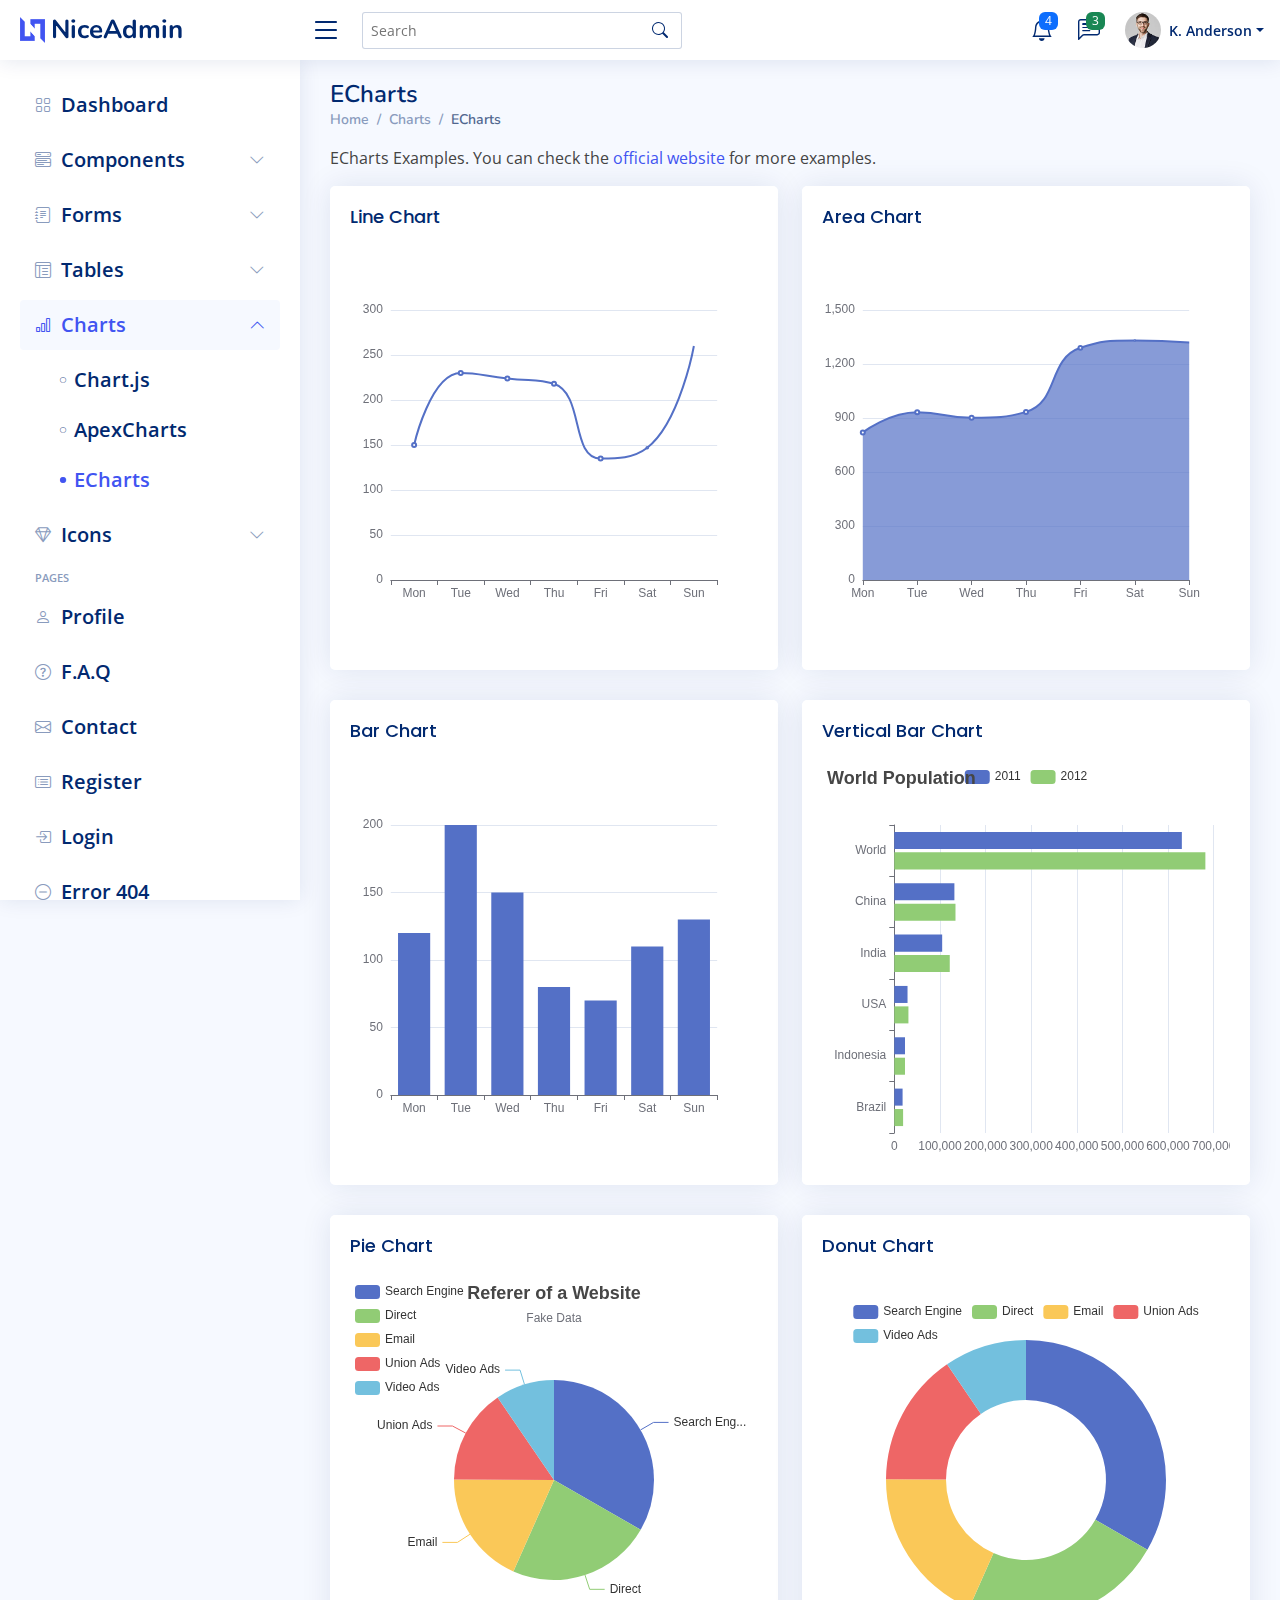
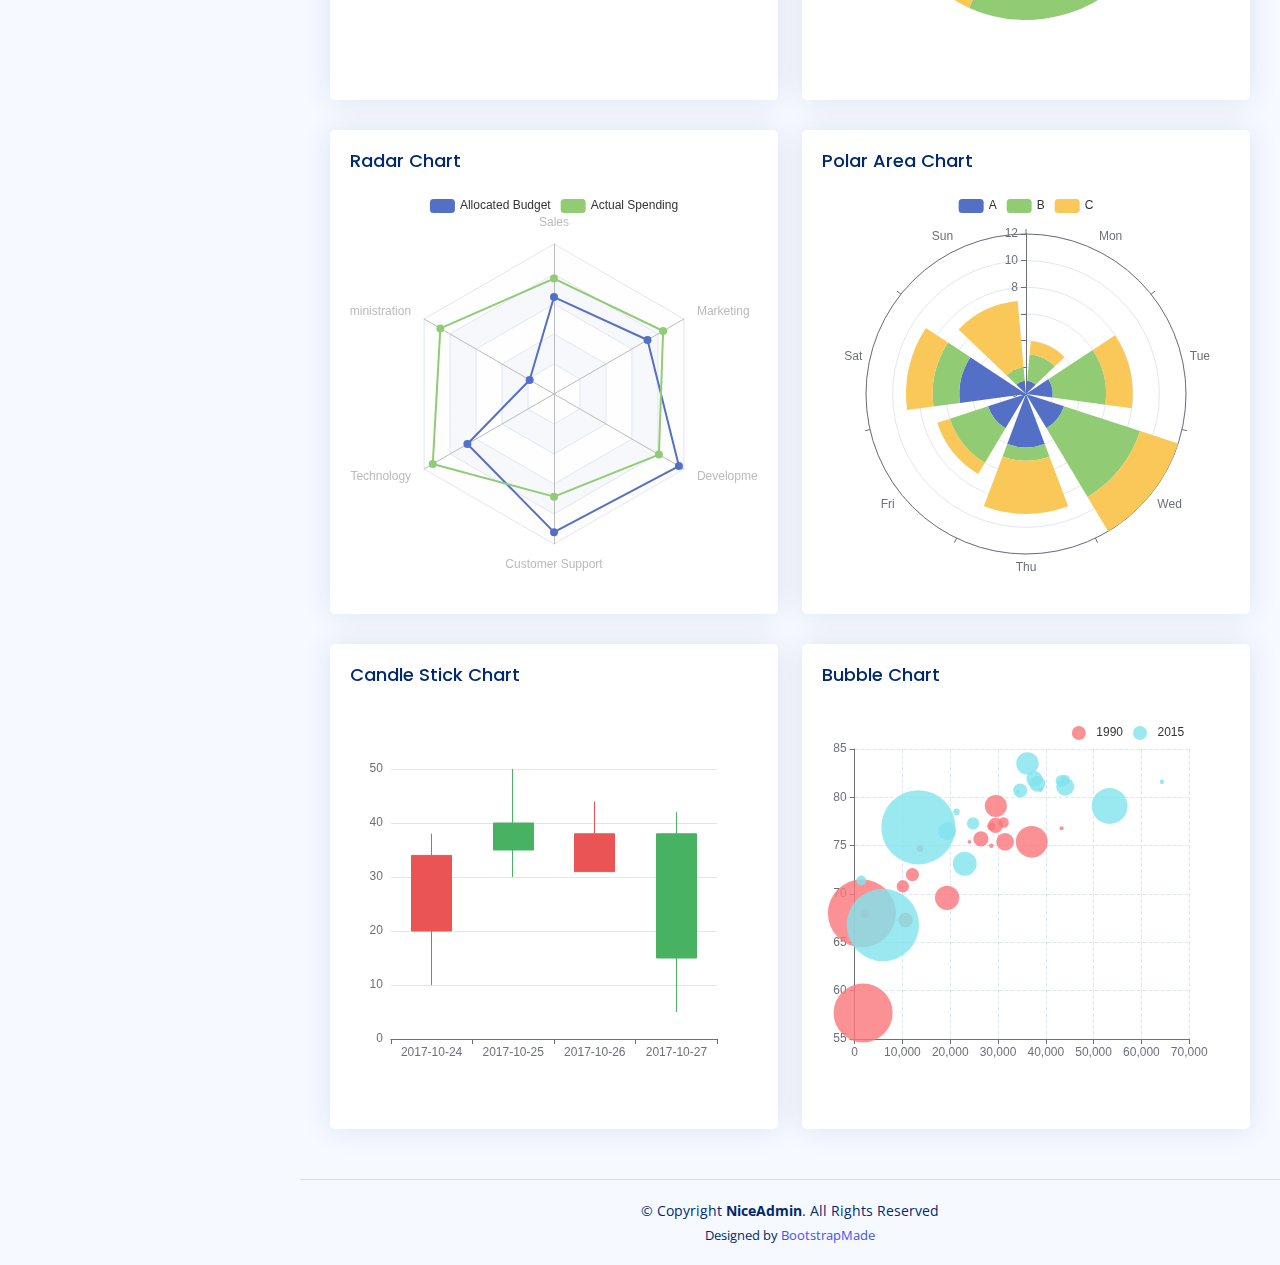
<file: templates/land_management/charts-echarts.html>
<!DOCTYPE html>
<html lang="en">

<head>
  <meta charset="utf-8">
  <meta content="width=device-width, initial-scale=1.0" name="viewport">

  <title>Charts / ECharts - NiceAdmin Bootstrap Template</title>
  <meta content="" name="description">
  <meta content="" name="keywords">

  <!-- Favicons -->
  <link href="assets/img/favicon.png" rel="icon">
  <link href="assets/img/apple-touch-icon.png" rel="apple-touch-icon">

  <!-- Google Fonts -->
  <link href="https://fonts.gstatic.com" rel="preconnect">
  <link href="https://fonts.googleapis.com/css?family=Open+Sans:300,300i,400,400i,600,600i,700,700i|Nunito:300,300i,400,400i,600,600i,700,700i|Poppins:300,300i,400,400i,500,500i,600,600i,700,700i" rel="stylesheet">

  <!-- Vendor CSS Files -->
  <link href="assets/vendor/bootstrap/css/bootstrap.min.css" rel="stylesheet">
  <link href="assets/vendor/bootstrap-icons/bootstrap-icons.css" rel="stylesheet">
  <link href="assets/vendor/boxicons/css/boxicons.min.css" rel="stylesheet">
  <link href="assets/vendor/quill/quill.snow.css" rel="stylesheet">
  <link href="assets/vendor/quill/quill.bubble.css" rel="stylesheet">
  <link href="assets/vendor/remixicon/remixicon.css" rel="stylesheet">
  <link href="assets/vendor/simple-datatables/style.css" rel="stylesheet">

  <!-- Template Main CSS File -->
  <link href="assets/css/style.css" rel="stylesheet">

  <!-- =======================================================
  * Template Name: NiceAdmin
  * Template URL: https://bootstrapmade.com/nice-admin-bootstrap-admin-html-template/
  * Updated: Apr 20 2024 with Bootstrap v5.3.3
  * Author: BootstrapMade.com
  * License: https://bootstrapmade.com/license/
  ======================================================== -->
</head>

<body>

  <!-- ======= Header ======= -->
  <header id="header" class="header fixed-top d-flex align-items-center">

    <div class="d-flex align-items-center justify-content-between">
      <a href="index.html" class="logo d-flex align-items-center">
        <img src="assets/img/logo.png" alt="">
        <span class="d-none d-lg-block">NiceAdmin</span>
      </a>
      <i class="bi bi-list toggle-sidebar-btn"></i>
    </div><!-- End Logo -->

    <div class="search-bar">
      <form class="search-form d-flex align-items-center" method="POST" action="#">
        <input type="text" name="query" placeholder="Search" title="Enter search keyword">
        <button type="submit" title="Search"><i class="bi bi-search"></i></button>
      </form>
    </div><!-- End Search Bar -->

    <nav class="header-nav ms-auto">
      <ul class="d-flex align-items-center">

        <li class="nav-item d-block d-lg-none">
          <a class="nav-link nav-icon search-bar-toggle " href="#">
            <i class="bi bi-search"></i>
          </a>
        </li><!-- End Search Icon-->

        <li class="nav-item dropdown">

          <a class="nav-link nav-icon" href="#" data-bs-toggle="dropdown">
            <i class="bi bi-bell"></i>
            <span class="badge bg-primary badge-number">4</span>
          </a><!-- End Notification Icon -->

          <ul class="dropdown-menu dropdown-menu-end dropdown-menu-arrow notifications">
            <li class="dropdown-header">
              You have 4 new notifications
              <a href="#"><span class="badge rounded-pill bg-primary p-2 ms-2">View all</span></a>
            </li>
            <li>
              <hr class="dropdown-divider">
            </li>

            <li class="notification-item">
              <i class="bi bi-exclamation-circle text-warning"></i>
              <div>
                <h4>Lorem Ipsum</h4>
                <p>Quae dolorem earum veritatis oditseno</p>
                <p>30 min. ago</p>
              </div>
            </li>

            <li>
              <hr class="dropdown-divider">
            </li>

            <li class="notification-item">
              <i class="bi bi-x-circle text-danger"></i>
              <div>
                <h4>Atque rerum nesciunt</h4>
                <p>Quae dolorem earum veritatis oditseno</p>
                <p>1 hr. ago</p>
              </div>
            </li>

            <li>
              <hr class="dropdown-divider">
            </li>

            <li class="notification-item">
              <i class="bi bi-check-circle text-success"></i>
              <div>
                <h4>Sit rerum fuga</h4>
                <p>Quae dolorem earum veritatis oditseno</p>
                <p>2 hrs. ago</p>
              </div>
            </li>

            <li>
              <hr class="dropdown-divider">
            </li>

            <li class="notification-item">
              <i class="bi bi-info-circle text-primary"></i>
              <div>
                <h4>Dicta reprehenderit</h4>
                <p>Quae dolorem earum veritatis oditseno</p>
                <p>4 hrs. ago</p>
              </div>
            </li>

            <li>
              <hr class="dropdown-divider">
            </li>
            <li class="dropdown-footer">
              <a href="#">Show all notifications</a>
            </li>

          </ul><!-- End Notification Dropdown Items -->

        </li><!-- End Notification Nav -->

        <li class="nav-item dropdown">

          <a class="nav-link nav-icon" href="#" data-bs-toggle="dropdown">
            <i class="bi bi-chat-left-text"></i>
            <span class="badge bg-success badge-number">3</span>
          </a><!-- End Messages Icon -->

          <ul class="dropdown-menu dropdown-menu-end dropdown-menu-arrow messages">
            <li class="dropdown-header">
              You have 3 new messages
              <a href="#"><span class="badge rounded-pill bg-primary p-2 ms-2">View all</span></a>
            </li>
            <li>
              <hr class="dropdown-divider">
            </li>

            <li class="message-item">
              <a href="#">
                <img src="assets/img/messages-1.jpg" alt="" class="rounded-circle">
                <div>
                  <h4>Maria Hudson</h4>
                  <p>Velit asperiores et ducimus soluta repudiandae labore officia est ut...</p>
                  <p>4 hrs. ago</p>
                </div>
              </a>
            </li>
            <li>
              <hr class="dropdown-divider">
            </li>

            <li class="message-item">
              <a href="#">
                <img src="assets/img/messages-2.jpg" alt="" class="rounded-circle">
                <div>
                  <h4>Anna Nelson</h4>
                  <p>Velit asperiores et ducimus soluta repudiandae labore officia est ut...</p>
                  <p>6 hrs. ago</p>
                </div>
              </a>
            </li>
            <li>
              <hr class="dropdown-divider">
            </li>

            <li class="message-item">
              <a href="#">
                <img src="assets/img/messages-3.jpg" alt="" class="rounded-circle">
                <div>
                  <h4>David Muldon</h4>
                  <p>Velit asperiores et ducimus soluta repudiandae labore officia est ut...</p>
                  <p>8 hrs. ago</p>
                </div>
              </a>
            </li>
            <li>
              <hr class="dropdown-divider">
            </li>

            <li class="dropdown-footer">
              <a href="#">Show all messages</a>
            </li>

          </ul><!-- End Messages Dropdown Items -->

        </li><!-- End Messages Nav -->

        <li class="nav-item dropdown pe-3">

          <a class="nav-link nav-profile d-flex align-items-center pe-0" href="#" data-bs-toggle="dropdown">
            <img src="assets/img/profile-img.jpg" alt="Profile" class="rounded-circle">
            <span class="d-none d-md-block dropdown-toggle ps-2">K. Anderson</span>
          </a><!-- End Profile Iamge Icon -->

          <ul class="dropdown-menu dropdown-menu-end dropdown-menu-arrow profile">
            <li class="dropdown-header">
              <h6>Kevin Anderson</h6>
              <span>Web Designer</span>
            </li>
            <li>
              <hr class="dropdown-divider">
            </li>

            <li>
              <a class="dropdown-item d-flex align-items-center" href="users-profile.html">
                <i class="bi bi-person"></i>
                <span>My Profile</span>
              </a>
            </li>
            <li>
              <hr class="dropdown-divider">
            </li>

            <li>
              <a class="dropdown-item d-flex align-items-center" href="users-profile.html">
                <i class="bi bi-gear"></i>
                <span>Account Settings</span>
              </a>
            </li>
            <li>
              <hr class="dropdown-divider">
            </li>

            <li>
              <a class="dropdown-item d-flex align-items-center" href="pages-faq.html">
                <i class="bi bi-question-circle"></i>
                <span>Need Help?</span>
              </a>
            </li>
            <li>
              <hr class="dropdown-divider">
            </li>

            <li>
              <a class="dropdown-item d-flex align-items-center" href="#">
                <i class="bi bi-box-arrow-right"></i>
                <span>Sign Out</span>
              </a>
            </li>

          </ul><!-- End Profile Dropdown Items -->
        </li><!-- End Profile Nav -->

      </ul>
    </nav><!-- End Icons Navigation -->

  </header><!-- End Header -->

  <!-- ======= Sidebar ======= -->
  <aside id="sidebar" class="sidebar">

    <ul class="sidebar-nav" id="sidebar-nav">

      <li class="nav-item">
        <a class="nav-link collapsed" href="index.html">
          <i class="bi bi-grid"></i>
          <span>Dashboard</span>
        </a>
      </li><!-- End Dashboard Nav -->

      <li class="nav-item">
        <a class="nav-link collapsed" data-bs-target="#components-nav" data-bs-toggle="collapse" href="#">
          <i class="bi bi-menu-button-wide"></i><span>Components</span><i class="bi bi-chevron-down ms-auto"></i>
        </a>
        <ul id="components-nav" class="nav-content collapse " data-bs-parent="#sidebar-nav">
          <li>
            <a href="components-alerts.html">
              <i class="bi bi-circle"></i><span>Alerts</span>
            </a>
          </li>
          <li>
            <a href="components-accordion.html">
              <i class="bi bi-circle"></i><span>Accordion</span>
            </a>
          </li>
          <li>
            <a href="components-badges.html">
              <i class="bi bi-circle"></i><span>Badges</span>
            </a>
          </li>
          <li>
            <a href="components-breadcrumbs.html">
              <i class="bi bi-circle"></i><span>Breadcrumbs</span>
            </a>
          </li>
          <li>
            <a href="components-buttons.html">
              <i class="bi bi-circle"></i><span>Buttons</span>
            </a>
          </li>
          <li>
            <a href="components-cards.html">
              <i class="bi bi-circle"></i><span>Cards</span>
            </a>
          </li>
          <li>
            <a href="components-carousel.html">
              <i class="bi bi-circle"></i><span>Carousel</span>
            </a>
          </li>
          <li>
            <a href="components-list-group.html">
              <i class="bi bi-circle"></i><span>List group</span>
            </a>
          </li>
          <li>
            <a href="components-modal.html">
              <i class="bi bi-circle"></i><span>Modal</span>
            </a>
          </li>
          <li>
            <a href="components-tabs.html">
              <i class="bi bi-circle"></i><span>Tabs</span>
            </a>
          </li>
          <li>
            <a href="components-pagination.html">
              <i class="bi bi-circle"></i><span>Pagination</span>
            </a>
          </li>
          <li>
            <a href="components-progress.html">
              <i class="bi bi-circle"></i><span>Progress</span>
            </a>
          </li>
          <li>
            <a href="components-spinners.html">
              <i class="bi bi-circle"></i><span>Spinners</span>
            </a>
          </li>
          <li>
            <a href="components-tooltips.html">
              <i class="bi bi-circle"></i><span>Tooltips</span>
            </a>
          </li>
        </ul>
      </li><!-- End Components Nav -->

      <li class="nav-item">
        <a class="nav-link collapsed" data-bs-target="#forms-nav" data-bs-toggle="collapse" href="#">
          <i class="bi bi-journal-text"></i><span>Forms</span><i class="bi bi-chevron-down ms-auto"></i>
        </a>
        <ul id="forms-nav" class="nav-content collapse " data-bs-parent="#sidebar-nav">
          <li>
            <a href="forms-elements.html">
              <i class="bi bi-circle"></i><span>Form Elements</span>
            </a>
          </li>
          <li>
            <a href="forms-layouts.html">
              <i class="bi bi-circle"></i><span>Form Layouts</span>
            </a>
          </li>
          <li>
            <a href="forms-editors.html">
              <i class="bi bi-circle"></i><span>Form Editors</span>
            </a>
          </li>
          <li>
            <a href="forms-validation.html">
              <i class="bi bi-circle"></i><span>Form Validation</span>
            </a>
          </li>
        </ul>
      </li><!-- End Forms Nav -->

      <li class="nav-item">
        <a class="nav-link collapsed" data-bs-target="#tables-nav" data-bs-toggle="collapse" href="#">
          <i class="bi bi-layout-text-window-reverse"></i><span>Tables</span><i class="bi bi-chevron-down ms-auto"></i>
        </a>
        <ul id="tables-nav" class="nav-content collapse " data-bs-parent="#sidebar-nav">
          <li>
            <a href="tables-general.html">
              <i class="bi bi-circle"></i><span>General Tables</span>
            </a>
          </li>
          <li>
            <a href="tables-data.html">
              <i class="bi bi-circle"></i><span>Data Tables</span>
            </a>
          </li>
        </ul>
      </li><!-- End Tables Nav -->

      <li class="nav-item">
        <a class="nav-link " data-bs-target="#charts-nav" data-bs-toggle="collapse" href="#">
          <i class="bi bi-bar-chart"></i><span>Charts</span><i class="bi bi-chevron-down ms-auto"></i>
        </a>
        <ul id="charts-nav" class="nav-content collapse show" data-bs-parent="#sidebar-nav">
          <li>
            <a href="charts-chartjs.html">
              <i class="bi bi-circle"></i><span>Chart.js</span>
            </a>
          </li>
          <li>
            <a href="charts-apexcharts.html">
              <i class="bi bi-circle"></i><span>ApexCharts</span>
            </a>
          </li>
          <li>
            <a href="charts-echarts.html" class="active">
              <i class="bi bi-circle"></i><span>ECharts</span>
            </a>
          </li>
        </ul>
      </li><!-- End Charts Nav -->

      <li class="nav-item">
        <a class="nav-link collapsed" data-bs-target="#icons-nav" data-bs-toggle="collapse" href="#">
          <i class="bi bi-gem"></i><span>Icons</span><i class="bi bi-chevron-down ms-auto"></i>
        </a>
        <ul id="icons-nav" class="nav-content collapse " data-bs-parent="#sidebar-nav">
          <li>
            <a href="icons-bootstrap.html">
              <i class="bi bi-circle"></i><span>Bootstrap Icons</span>
            </a>
          </li>
          <li>
            <a href="icons-remix.html">
              <i class="bi bi-circle"></i><span>Remix Icons</span>
            </a>
          </li>
          <li>
            <a href="icons-boxicons.html">
              <i class="bi bi-circle"></i><span>Boxicons</span>
            </a>
          </li>
        </ul>
      </li><!-- End Icons Nav -->

      <li class="nav-heading">Pages</li>

      <li class="nav-item">
        <a class="nav-link collapsed" href="users-profile.html">
          <i class="bi bi-person"></i>
          <span>Profile</span>
        </a>
      </li><!-- End Profile Page Nav -->

      <li class="nav-item">
        <a class="nav-link collapsed" href="pages-faq.html">
          <i class="bi bi-question-circle"></i>
          <span>F.A.Q</span>
        </a>
      </li><!-- End F.A.Q Page Nav -->

      <li class="nav-item">
        <a class="nav-link collapsed" href="pages-contact.html">
          <i class="bi bi-envelope"></i>
          <span>Contact</span>
        </a>
      </li><!-- End Contact Page Nav -->

      <li class="nav-item">
        <a class="nav-link collapsed" href="pages-register.html">
          <i class="bi bi-card-list"></i>
          <span>Register</span>
        </a>
      </li><!-- End Register Page Nav -->

      <li class="nav-item">
        <a class="nav-link collapsed" href="pages-login.html">
          <i class="bi bi-box-arrow-in-right"></i>
          <span>Login</span>
        </a>
      </li><!-- End Login Page Nav -->

      <li class="nav-item">
        <a class="nav-link collapsed" href="pages-error-404.html">
          <i class="bi bi-dash-circle"></i>
          <span>Error 404</span>
        </a>
      </li><!-- End Error 404 Page Nav -->

      <li class="nav-item">
        <a class="nav-link collapsed" href="pages-blank.html">
          <i class="bi bi-file-earmark"></i>
          <span>Blank</span>
        </a>
      </li><!-- End Blank Page Nav -->

    </ul>

  </aside><!-- End Sidebar-->

  <main id="main" class="main">

    <div class="pagetitle">
      <h1>ECharts</h1>
      <nav>
        <ol class="breadcrumb">
          <li class="breadcrumb-item"><a href="index.html">Home</a></li>
          <li class="breadcrumb-item">Charts</li>
          <li class="breadcrumb-item active">ECharts</li>
        </ol>
      </nav>
    </div><!-- End Page Title -->

    <p>ECharts Examples. You can check the <a href="https://echarts.apache.org/examples/en/index.html" target="_blank">official website</a> for more examples.</p>

    <section class="section">
      <div class="row">

        <div class="col-lg-6">
          <div class="card">
            <div class="card-body">
              <h5 class="card-title">Line Chart</h5>

              <!-- Line Chart -->
              <div id="lineChart" style="min-height: 400px;" class="echart"></div>

              <script>
                document.addEventListener("DOMContentLoaded", () => {
                  echarts.init(document.querySelector("#lineChart")).setOption({
                    xAxis: {
                      type: 'category',
                      data: ['Mon', 'Tue', 'Wed', 'Thu', 'Fri', 'Sat', 'Sun']
                    },
                    yAxis: {
                      type: 'value'
                    },
                    series: [{
                      data: [150, 230, 224, 218, 135, 147, 260],
                      type: 'line',
                      smooth: true
                    }]
                  });
                });
              </script>
              <!-- End Line Chart -->

            </div>
          </div>
        </div>

        <div class="col-lg-6">
          <div class="card">
            <div class="card-body">
              <h5 class="card-title">Area Chart</h5>

              <!-- Area Chart -->
              <div id="areaChart" style="min-height: 400px;" class="echart"></div>

              <script>
                document.addEventListener("DOMContentLoaded", () => {
                  echarts.init(document.querySelector("#areaChart")).setOption({
                    xAxis: {
                      type: 'category',
                      boundaryGap: false,
                      data: ['Mon', 'Tue', 'Wed', 'Thu', 'Fri', 'Sat', 'Sun']
                    },
                    yAxis: {
                      type: 'value'
                    },
                    series: [{
                      data: [820, 932, 901, 934, 1290, 1330, 1320],
                      type: 'line',
                      smooth: true,
                      areaStyle: {}
                    }]
                  });
                });
              </script>
              <!-- End Area Chart -->

            </div>
          </div>
        </div>

        <div class="col-lg-6">
          <div class="card">
            <div class="card-body">
              <h5 class="card-title">Bar Chart</h5>

              <!-- Bar Chart -->
              <div id="barChart" style="min-height: 400px;" class="echart"></div>

              <script>
                document.addEventListener("DOMContentLoaded", () => {
                  echarts.init(document.querySelector("#barChart")).setOption({
                    xAxis: {
                      type: 'category',
                      data: ['Mon', 'Tue', 'Wed', 'Thu', 'Fri', 'Sat', 'Sun']
                    },
                    yAxis: {
                      type: 'value'
                    },
                    series: [{
                      data: [120, 200, 150, 80, 70, 110, 130],
                      type: 'bar'
                    }]
                  });
                });
              </script>
              <!-- End Bar Chart -->

            </div>
          </div>
        </div>

        <div class="col-lg-6">
          <div class="card">
            <div class="card-body">
              <h5 class="card-title">Vertical Bar Chart</h5>

              <!-- Vertical Bar Chart -->
              <div id="verticalBarChart" style="min-height: 400px;" class="echart"></div>

              <script>
                document.addEventListener("DOMContentLoaded", () => {
                  echarts.init(document.querySelector("#verticalBarChart")).setOption({
                    title: {
                      text: 'World Population'
                    },
                    tooltip: {
                      trigger: 'axis',
                      axisPointer: {
                        type: 'shadow'
                      }
                    },
                    legend: {},
                    grid: {
                      left: '3%',
                      right: '4%',
                      bottom: '3%',
                      containLabel: true
                    },
                    xAxis: {
                      type: 'value',
                      boundaryGap: [0, 0.01]
                    },
                    yAxis: {
                      type: 'category',
                      data: ['Brazil', 'Indonesia', 'USA', 'India', 'China', 'World']
                    },
                    series: [{
                        name: '2011',
                        type: 'bar',
                        data: [18203, 23489, 29034, 104970, 131744, 630230]
                      },
                      {
                        name: '2012',
                        type: 'bar',
                        data: [19325, 23438, 31000, 121594, 134141, 681807]
                      }
                    ]
                  });
                });
              </script>
              <!-- End Vertical Bar Chart -->

            </div>
          </div>
        </div>

        <div class="col-lg-6">
          <div class="card">
            <div class="card-body">
              <h5 class="card-title">Pie Chart</h5>

              <!-- Pie Chart -->
              <div id="pieChart" style="min-height: 400px;" class="echart"></div>

              <script>
                document.addEventListener("DOMContentLoaded", () => {
                  echarts.init(document.querySelector("#pieChart")).setOption({
                    title: {
                      text: 'Referer of a Website',
                      subtext: 'Fake Data',
                      left: 'center'
                    },
                    tooltip: {
                      trigger: 'item'
                    },
                    legend: {
                      orient: 'vertical',
                      left: 'left'
                    },
                    series: [{
                      name: 'Access From',
                      type: 'pie',
                      radius: '50%',
                      data: [{
                          value: 1048,
                          name: 'Search Engine'
                        },
                        {
                          value: 735,
                          name: 'Direct'
                        },
                        {
                          value: 580,
                          name: 'Email'
                        },
                        {
                          value: 484,
                          name: 'Union Ads'
                        },
                        {
                          value: 300,
                          name: 'Video Ads'
                        }
                      ],
                      emphasis: {
                        itemStyle: {
                          shadowBlur: 10,
                          shadowOffsetX: 0,
                          shadowColor: 'rgba(0, 0, 0, 0.5)'
                        }
                      }
                    }]
                  });
                });
              </script>
              <!-- End Pie Chart -->

            </div>
          </div>
        </div>

        <div class="col-lg-6">
          <div class="card">
            <div class="card-body">
              <h5 class="card-title">Donut Chart</h5>

              <!-- Donut Chart -->
              <div id="donutChart" style="min-height: 400px;" class="echart"></div>

              <script>
                document.addEventListener("DOMContentLoaded", () => {
                  echarts.init(document.querySelector("#donutChart")).setOption({
                    tooltip: {
                      trigger: 'item'
                    },
                    legend: {
                      top: '5%',
                      left: 'center'
                    },
                    series: [{
                      name: 'Access From',
                      type: 'pie',
                      radius: ['40%', '70%'],
                      avoidLabelOverlap: false,
                      label: {
                        show: false,
                        position: 'center'
                      },
                      emphasis: {
                        label: {
                          show: true,
                          fontSize: '18',
                          fontWeight: 'bold'
                        }
                      },
                      labelLine: {
                        show: false
                      },
                      data: [{
                          value: 1048,
                          name: 'Search Engine'
                        },
                        {
                          value: 735,
                          name: 'Direct'
                        },
                        {
                          value: 580,
                          name: 'Email'
                        },
                        {
                          value: 484,
                          name: 'Union Ads'
                        },
                        {
                          value: 300,
                          name: 'Video Ads'
                        }
                      ]
                    }]
                  });
                });
              </script>
              <!-- End Donut Chart -->

            </div>
          </div>
        </div>

        <div class="col-lg-6">
          <div class="card">
            <div class="card-body">
              <h5 class="card-title">Radar Chart</h5>

              <!-- Radar Chart -->
              <div id="radarChart" style="min-height: 400px;" class="echart"></div>

              <script>
                document.addEventListener("DOMContentLoaded", () => {
                  echarts.init(document.querySelector("#radarChart")).setOption({
                    legend: {
                      data: ['Allocated Budget', 'Actual Spending']
                    },
                    radar: {
                      // shape: 'circle',
                      indicator: [{
                          name: 'Sales',
                          max: 6500
                        },
                        {
                          name: 'Administration',
                          max: 16000
                        },
                        {
                          name: 'Information Technology',
                          max: 30000
                        },
                        {
                          name: 'Customer Support',
                          max: 38000
                        },
                        {
                          name: 'Development',
                          max: 52000
                        },
                        {
                          name: 'Marketing',
                          max: 25000
                        }
                      ]
                    },
                    series: [{
                      name: 'Budget vs spending',
                      type: 'radar',
                      data: [{
                          value: [4200, 3000, 20000, 35000, 50000, 18000],
                          name: 'Allocated Budget'
                        },
                        {
                          value: [5000, 14000, 28000, 26000, 42000, 21000],
                          name: 'Actual Spending'
                        }
                      ]
                    }]
                  });
                });
              </script>
              <!-- End Radar Chart -->

            </div>
          </div>
        </div>

        <div class="col-lg-6">
          <div class="card">
            <div class="card-body">
              <h5 class="card-title">Polar Area Chart</h5>

              <!-- Polar Area Chart -->
              <div id="polarAreaChart" style="min-height: 400px;" class="echart"></div>

              <script>
                document.addEventListener("DOMContentLoaded", () => {
                  echarts.init(document.querySelector("#polarAreaChart")).setOption({
                    angleAxis: {
                      type: 'category',
                      data: ['Mon', 'Tue', 'Wed', 'Thu', 'Fri', 'Sat', 'Sun']
                    },
                    radiusAxis: {},
                    polar: {},
                    series: [{
                        type: 'bar',
                        data: [1, 2, 3, 4, 3, 5, 1],
                        coordinateSystem: 'polar',
                        name: 'A',
                        stack: 'a',
                        emphasis: {
                          focus: 'series'
                        }
                      },
                      {
                        type: 'bar',
                        data: [2, 4, 6, 1, 3, 2, 1],
                        coordinateSystem: 'polar',
                        name: 'B',
                        stack: 'a',
                        emphasis: {
                          focus: 'series'
                        }
                      },
                      {
                        type: 'bar',
                        data: [1, 2, 3, 4, 1, 2, 5],
                        coordinateSystem: 'polar',
                        name: 'C',
                        stack: 'a',
                        emphasis: {
                          focus: 'series'
                        }
                      }
                    ],
                    legend: {
                      show: true,
                      data: ['A', 'B', 'C']
                    }
                  });
                });
              </script>
              <!-- End Polar Area Chart -->

            </div>
          </div>
        </div>

        <div class="col-lg-6">
          <div class="card">
            <div class="card-body">
              <h5 class="card-title">Candle Stick Chart</h5>

              <!-- Candle Stick Chart -->
              <div id="candleStickChart" style="min-height: 400px;" class="echart"></div>

              <script>
                document.addEventListener("DOMContentLoaded", () => {
                  echarts.init(document.querySelector("#candleStickChart")).setOption({
                    xAxis: {
                      data: ['2017-10-24', '2017-10-25', '2017-10-26', '2017-10-27']
                    },
                    yAxis: {},
                    series: [{
                      type: 'candlestick',
                      data: [
                        [20, 34, 10, 38],
                        [40, 35, 30, 50],
                        [31, 38, 33, 44],
                        [38, 15, 5, 42]
                      ]
                    }]
                  });
                });
              </script>
              <!-- End Candle Stick Chart -->

            </div>
          </div>
        </div>

        <div class="col-lg-6">
          <div class="card">
            <div class="card-body">
              <h5 class="card-title">Bubble Chart</h5>

              <!-- Bubble Chart -->
              <div id="bubbleChart" style="min-height: 400px;" class="echart"></div>

              <script>
                document.addEventListener("DOMContentLoaded", () => {
                  const data = [
                    [
                      [28604, 77, 17096869, 'Australia', 1990],
                      [31163, 77.4, 27662440, 'Canada', 1990],
                      [1516, 68, 1154605773, 'China', 1990],
                      [13670, 74.7, 10582082, 'Cuba', 1990],
                      [28599, 75, 4986705, 'Finland', 1990],
                      [29476, 77.1, 56943299, 'France', 1990],
                      [31476, 75.4, 78958237, 'Germany', 1990],
                      [28666, 78.1, 254830, 'Iceland', 1990],
                      [1777, 57.7, 870601776, 'India', 1990],
                      [29550, 79.1, 122249285, 'Japan', 1990],
                      [2076, 67.9, 20194354, 'North Korea', 1990],
                      [12087, 72, 42972254, 'South Korea', 1990],
                      [24021, 75.4, 3397534, 'New Zealand', 1990],
                      [43296, 76.8, 4240375, 'Norway', 1990],
                      [10088, 70.8, 38195258, 'Poland', 1990],
                      [19349, 69.6, 147568552, 'Russia', 1990],
                      [10670, 67.3, 53994605, 'Turkey', 1990],
                      [26424, 75.7, 57110117, 'United Kingdom', 1990],
                      [37062, 75.4, 252847810, 'United States', 1990]
                    ],
                    [
                      [44056, 81.8, 23968973, 'Australia', 2015],
                      [43294, 81.7, 35939927, 'Canada', 2015],
                      [13334, 76.9, 1376048943, 'China', 2015],
                      [21291, 78.5, 11389562, 'Cuba', 2015],
                      [38923, 80.8, 5503457, 'Finland', 2015],
                      [37599, 81.9, 64395345, 'France', 2015],
                      [44053, 81.1, 80688545, 'Germany', 2015],
                      [42182, 82.8, 329425, 'Iceland', 2015],
                      [5903, 66.8, 1311050527, 'India', 2015],
                      [36162, 83.5, 126573481, 'Japan', 2015],
                      [1390, 71.4, 25155317, 'North Korea', 2015],
                      [34644, 80.7, 50293439, 'South Korea', 2015],
                      [34186, 80.6, 4528526, 'New Zealand', 2015],
                      [64304, 81.6, 5210967, 'Norway', 2015],
                      [24787, 77.3, 38611794, 'Poland', 2015],
                      [23038, 73.13, 143456918, 'Russia', 2015],
                      [19360, 76.5, 78665830, 'Turkey', 2015],
                      [38225, 81.4, 64715810, 'United Kingdom', 2015],
                      [53354, 79.1, 321773631, 'United States', 2015]
                    ]
                  ];
                  echarts.init(document.querySelector("#bubbleChart")).setOption({
                    legend: {
                      right: '10%',
                      top: '3%',
                      data: ['1990', '2015']
                    },
                    grid: {
                      left: '8%',
                      top: '10%'
                    },
                    xAxis: {
                      splitLine: {
                        lineStyle: {
                          type: 'dashed'
                        }
                      }
                    },
                    yAxis: {
                      splitLine: {
                        lineStyle: {
                          type: 'dashed'
                        }
                      },
                      scale: true
                    },
                    series: [{
                        name: '1990',
                        data: data[0],
                        type: 'scatter',
                        symbolSize: function(data) {
                          return Math.sqrt(data[2]) / 5e2;
                        },
                        emphasis: {
                          focus: 'series',
                          label: {
                            show: true,
                            formatter: function(param) {
                              return param.data[3];
                            },
                            position: 'top'
                          }
                        },
                        itemStyle: {
                          color: 'rgb(251, 118, 123)'
                        }
                      },
                      {
                        name: '2015',
                        data: data[1],
                        type: 'scatter',
                        symbolSize: function(data) {
                          return Math.sqrt(data[2]) / 5e2;
                        },
                        emphasis: {
                          focus: 'series',
                          label: {
                            show: true,
                            formatter: function(param) {
                              return param.data[3];
                            },
                            position: 'top'
                          }
                        },
                        itemStyle: {
                          color: 'rgb(129, 227, 238)'
                        }
                      }
                    ]
                  });
                });
              </script>
              <!-- End Bubble Chart -->

            </div>
          </div>
        </div>

      </div>
    </section>

  </main><!-- End #main -->

  <!-- ======= Footer ======= -->
  <footer id="footer" class="footer">
    <div class="copyright">
      &copy; Copyright <strong><span>NiceAdmin</span></strong>. All Rights Reserved
    </div>
    <div class="credits">
      <!-- All the links in the footer should remain intact. -->
      <!-- You can delete the links only if you purchased the pro version. -->
      <!-- Licensing information: https://bootstrapmade.com/license/ -->
      <!-- Purchase the pro version with working PHP/AJAX contact form: https://bootstrapmade.com/nice-admin-bootstrap-admin-html-template/ -->
      Designed by <a href="https://bootstrapmade.com/">BootstrapMade</a>
    </div>
  </footer><!-- End Footer -->

  <a href="#" class="back-to-top d-flex align-items-center justify-content-center"><i class="bi bi-arrow-up-short"></i></a>

  <!-- Vendor JS Files -->
  <script src="assets/vendor/apexcharts/apexcharts.min.js"></script>
  <script src="assets/vendor/bootstrap/js/bootstrap.bundle.min.js"></script>
  <script src="assets/vendor/chart.js/chart.umd.js"></script>
  <script src="assets/vendor/echarts/echarts.min.js"></script>
  <script src="assets/vendor/quill/quill.js"></script>
  <script src="assets/vendor/simple-datatables/simple-datatables.js"></script>
  <script src="assets/vendor/tinymce/tinymce.min.js"></script>
  <script src="assets/vendor/php-email-form/validate.js"></script>

  <!-- Template Main JS File -->
  <script src="assets/js/main.js"></script>

</body>

</html>
</file>
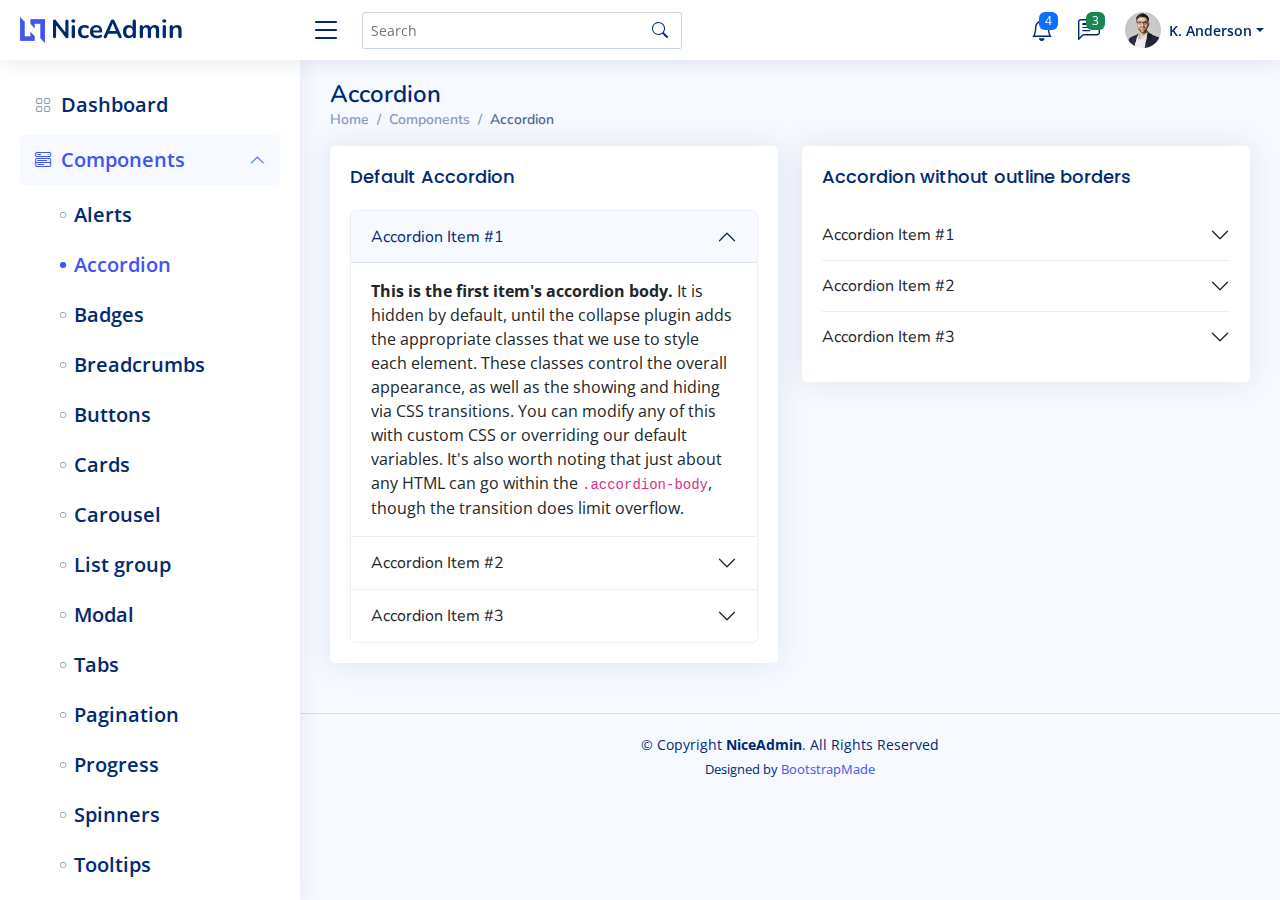
<file: templates/land_management/components-accordion.html>
<!DOCTYPE html>
<html lang="en">

<head>
  <meta charset="utf-8">
  <meta content="width=device-width, initial-scale=1.0" name="viewport">

  <title>Components / Accordion - NiceAdmin Bootstrap Template</title>
  <meta content="" name="description">
  <meta content="" name="keywords">

  <!-- Favicons -->
  <link href="assets/img/favicon.png" rel="icon">
  <link href="assets/img/apple-touch-icon.png" rel="apple-touch-icon">

  <!-- Google Fonts -->
  <link href="https://fonts.gstatic.com" rel="preconnect">
  <link href="https://fonts.googleapis.com/css?family=Open+Sans:300,300i,400,400i,600,600i,700,700i|Nunito:300,300i,400,400i,600,600i,700,700i|Poppins:300,300i,400,400i,500,500i,600,600i,700,700i" rel="stylesheet">

  <!-- Vendor CSS Files -->
  <link href="assets/vendor/bootstrap/css/bootstrap.min.css" rel="stylesheet">
  <link href="assets/vendor/bootstrap-icons/bootstrap-icons.css" rel="stylesheet">
  <link href="assets/vendor/boxicons/css/boxicons.min.css" rel="stylesheet">
  <link href="assets/vendor/quill/quill.snow.css" rel="stylesheet">
  <link href="assets/vendor/quill/quill.bubble.css" rel="stylesheet">
  <link href="assets/vendor/remixicon/remixicon.css" rel="stylesheet">
  <link href="assets/vendor/simple-datatables/style.css" rel="stylesheet">

  <!-- Template Main CSS File -->
  <link href="assets/css/style.css" rel="stylesheet">

  <!-- =======================================================
  * Template Name: NiceAdmin
  * Template URL: https://bootstrapmade.com/nice-admin-bootstrap-admin-html-template/
  * Updated: Apr 20 2024 with Bootstrap v5.3.3
  * Author: BootstrapMade.com
  * License: https://bootstrapmade.com/license/
  ======================================================== -->
</head>

<body>

  <!-- ======= Header ======= -->
  <header id="header" class="header fixed-top d-flex align-items-center">

    <div class="d-flex align-items-center justify-content-between">
      <a href="index.html" class="logo d-flex align-items-center">
        <img src="assets/img/logo.png" alt="">
        <span class="d-none d-lg-block">NiceAdmin</span>
      </a>
      <i class="bi bi-list toggle-sidebar-btn"></i>
    </div><!-- End Logo -->

    <div class="search-bar">
      <form class="search-form d-flex align-items-center" method="POST" action="#">
        <input type="text" name="query" placeholder="Search" title="Enter search keyword">
        <button type="submit" title="Search"><i class="bi bi-search"></i></button>
      </form>
    </div><!-- End Search Bar -->

    <nav class="header-nav ms-auto">
      <ul class="d-flex align-items-center">

        <li class="nav-item d-block d-lg-none">
          <a class="nav-link nav-icon search-bar-toggle " href="#">
            <i class="bi bi-search"></i>
          </a>
        </li><!-- End Search Icon-->

        <li class="nav-item dropdown">

          <a class="nav-link nav-icon" href="#" data-bs-toggle="dropdown">
            <i class="bi bi-bell"></i>
            <span class="badge bg-primary badge-number">4</span>
          </a><!-- End Notification Icon -->

          <ul class="dropdown-menu dropdown-menu-end dropdown-menu-arrow notifications">
            <li class="dropdown-header">
              You have 4 new notifications
              <a href="#"><span class="badge rounded-pill bg-primary p-2 ms-2">View all</span></a>
            </li>
            <li>
              <hr class="dropdown-divider">
            </li>

            <li class="notification-item">
              <i class="bi bi-exclamation-circle text-warning"></i>
              <div>
                <h4>Lorem Ipsum</h4>
                <p>Quae dolorem earum veritatis oditseno</p>
                <p>30 min. ago</p>
              </div>
            </li>

            <li>
              <hr class="dropdown-divider">
            </li>

            <li class="notification-item">
              <i class="bi bi-x-circle text-danger"></i>
              <div>
                <h4>Atque rerum nesciunt</h4>
                <p>Quae dolorem earum veritatis oditseno</p>
                <p>1 hr. ago</p>
              </div>
            </li>

            <li>
              <hr class="dropdown-divider">
            </li>

            <li class="notification-item">
              <i class="bi bi-check-circle text-success"></i>
              <div>
                <h4>Sit rerum fuga</h4>
                <p>Quae dolorem earum veritatis oditseno</p>
                <p>2 hrs. ago</p>
              </div>
            </li>

            <li>
              <hr class="dropdown-divider">
            </li>

            <li class="notification-item">
              <i class="bi bi-info-circle text-primary"></i>
              <div>
                <h4>Dicta reprehenderit</h4>
                <p>Quae dolorem earum veritatis oditseno</p>
                <p>4 hrs. ago</p>
              </div>
            </li>

            <li>
              <hr class="dropdown-divider">
            </li>
            <li class="dropdown-footer">
              <a href="#">Show all notifications</a>
            </li>

          </ul><!-- End Notification Dropdown Items -->

        </li><!-- End Notification Nav -->

        <li class="nav-item dropdown">

          <a class="nav-link nav-icon" href="#" data-bs-toggle="dropdown">
            <i class="bi bi-chat-left-text"></i>
            <span class="badge bg-success badge-number">3</span>
          </a><!-- End Messages Icon -->

          <ul class="dropdown-menu dropdown-menu-end dropdown-menu-arrow messages">
            <li class="dropdown-header">
              You have 3 new messages
              <a href="#"><span class="badge rounded-pill bg-primary p-2 ms-2">View all</span></a>
            </li>
            <li>
              <hr class="dropdown-divider">
            </li>

            <li class="message-item">
              <a href="#">
                <img src="assets/img/messages-1.jpg" alt="" class="rounded-circle">
                <div>
                  <h4>Maria Hudson</h4>
                  <p>Velit asperiores et ducimus soluta repudiandae labore officia est ut...</p>
                  <p>4 hrs. ago</p>
                </div>
              </a>
            </li>
            <li>
              <hr class="dropdown-divider">
            </li>

            <li class="message-item">
              <a href="#">
                <img src="assets/img/messages-2.jpg" alt="" class="rounded-circle">
                <div>
                  <h4>Anna Nelson</h4>
                  <p>Velit asperiores et ducimus soluta repudiandae labore officia est ut...</p>
                  <p>6 hrs. ago</p>
                </div>
              </a>
            </li>
            <li>
              <hr class="dropdown-divider">
            </li>

            <li class="message-item">
              <a href="#">
                <img src="assets/img/messages-3.jpg" alt="" class="rounded-circle">
                <div>
                  <h4>David Muldon</h4>
                  <p>Velit asperiores et ducimus soluta repudiandae labore officia est ut...</p>
                  <p>8 hrs. ago</p>
                </div>
              </a>
            </li>
            <li>
              <hr class="dropdown-divider">
            </li>

            <li class="dropdown-footer">
              <a href="#">Show all messages</a>
            </li>

          </ul><!-- End Messages Dropdown Items -->

        </li><!-- End Messages Nav -->

        <li class="nav-item dropdown pe-3">

          <a class="nav-link nav-profile d-flex align-items-center pe-0" href="#" data-bs-toggle="dropdown">
            <img src="assets/img/profile-img.jpg" alt="Profile" class="rounded-circle">
            <span class="d-none d-md-block dropdown-toggle ps-2">K. Anderson</span>
          </a><!-- End Profile Iamge Icon -->

          <ul class="dropdown-menu dropdown-menu-end dropdown-menu-arrow profile">
            <li class="dropdown-header">
              <h6>Kevin Anderson</h6>
              <span>Web Designer</span>
            </li>
            <li>
              <hr class="dropdown-divider">
            </li>

            <li>
              <a class="dropdown-item d-flex align-items-center" href="users-profile.html">
                <i class="bi bi-person"></i>
                <span>My Profile</span>
              </a>
            </li>
            <li>
              <hr class="dropdown-divider">
            </li>

            <li>
              <a class="dropdown-item d-flex align-items-center" href="users-profile.html">
                <i class="bi bi-gear"></i>
                <span>Account Settings</span>
              </a>
            </li>
            <li>
              <hr class="dropdown-divider">
            </li>

            <li>
              <a class="dropdown-item d-flex align-items-center" href="pages-faq.html">
                <i class="bi bi-question-circle"></i>
                <span>Need Help?</span>
              </a>
            </li>
            <li>
              <hr class="dropdown-divider">
            </li>

            <li>
              <a class="dropdown-item d-flex align-items-center" href="#">
                <i class="bi bi-box-arrow-right"></i>
                <span>Sign Out</span>
              </a>
            </li>

          </ul><!-- End Profile Dropdown Items -->
        </li><!-- End Profile Nav -->

      </ul>
    </nav><!-- End Icons Navigation -->

  </header><!-- End Header -->

  <!-- ======= Sidebar ======= -->
  <aside id="sidebar" class="sidebar">

    <ul class="sidebar-nav" id="sidebar-nav">

      <li class="nav-item">
        <a class="nav-link collapsed" href="index.html">
          <i class="bi bi-grid"></i>
          <span>Dashboard</span>
        </a>
      </li><!-- End Dashboard Nav -->

      <li class="nav-item">
        <a class="nav-link " data-bs-target="#components-nav" data-bs-toggle="collapse" href="#">
          <i class="bi bi-menu-button-wide"></i><span>Components</span><i class="bi bi-chevron-down ms-auto"></i>
        </a>
        <ul id="components-nav" class="nav-content collapse show" data-bs-parent="#sidebar-nav">
          <li>
            <a href="components-alerts.html">
              <i class="bi bi-circle"></i><span>Alerts</span>
            </a>
          </li>
          <li>
            <a href="components-accordion.html" class="active">
              <i class="bi bi-circle"></i><span>Accordion</span>
            </a>
          </li>
          <li>
            <a href="components-badges.html">
              <i class="bi bi-circle"></i><span>Badges</span>
            </a>
          </li>
          <li>
            <a href="components-breadcrumbs.html">
              <i class="bi bi-circle"></i><span>Breadcrumbs</span>
            </a>
          </li>
          <li>
            <a href="components-buttons.html">
              <i class="bi bi-circle"></i><span>Buttons</span>
            </a>
          </li>
          <li>
            <a href="components-cards.html">
              <i class="bi bi-circle"></i><span>Cards</span>
            </a>
          </li>
          <li>
            <a href="components-carousel.html">
              <i class="bi bi-circle"></i><span>Carousel</span>
            </a>
          </li>
          <li>
            <a href="components-list-group.html">
              <i class="bi bi-circle"></i><span>List group</span>
            </a>
          </li>
          <li>
            <a href="components-modal.html">
              <i class="bi bi-circle"></i><span>Modal</span>
            </a>
          </li>
          <li>
            <a href="components-tabs.html">
              <i class="bi bi-circle"></i><span>Tabs</span>
            </a>
          </li>
          <li>
            <a href="components-pagination.html">
              <i class="bi bi-circle"></i><span>Pagination</span>
            </a>
          </li>
          <li>
            <a href="components-progress.html">
              <i class="bi bi-circle"></i><span>Progress</span>
            </a>
          </li>
          <li>
            <a href="components-spinners.html">
              <i class="bi bi-circle"></i><span>Spinners</span>
            </a>
          </li>
          <li>
            <a href="components-tooltips.html">
              <i class="bi bi-circle"></i><span>Tooltips</span>
            </a>
          </li>
        </ul>
      </li><!-- End Components Nav -->

      <li class="nav-item">
        <a class="nav-link collapsed" data-bs-target="#forms-nav" data-bs-toggle="collapse" href="#">
          <i class="bi bi-journal-text"></i><span>Forms</span><i class="bi bi-chevron-down ms-auto"></i>
        </a>
        <ul id="forms-nav" class="nav-content collapse " data-bs-parent="#sidebar-nav">
          <li>
            <a href="forms-elements.html">
              <i class="bi bi-circle"></i><span>Form Elements</span>
            </a>
          </li>
          <li>
            <a href="forms-layouts.html">
              <i class="bi bi-circle"></i><span>Form Layouts</span>
            </a>
          </li>
          <li>
            <a href="forms-editors.html">
              <i class="bi bi-circle"></i><span>Form Editors</span>
            </a>
          </li>
          <li>
            <a href="forms-validation.html">
              <i class="bi bi-circle"></i><span>Form Validation</span>
            </a>
          </li>
        </ul>
      </li><!-- End Forms Nav -->

      <li class="nav-item">
        <a class="nav-link collapsed" data-bs-target="#tables-nav" data-bs-toggle="collapse" href="#">
          <i class="bi bi-layout-text-window-reverse"></i><span>Tables</span><i class="bi bi-chevron-down ms-auto"></i>
        </a>
        <ul id="tables-nav" class="nav-content collapse " data-bs-parent="#sidebar-nav">
          <li>
            <a href="tables-general.html">
              <i class="bi bi-circle"></i><span>General Tables</span>
            </a>
          </li>
          <li>
            <a href="tables-data.html">
              <i class="bi bi-circle"></i><span>Data Tables</span>
            </a>
          </li>
        </ul>
      </li><!-- End Tables Nav -->

      <li class="nav-item">
        <a class="nav-link collapsed" data-bs-target="#charts-nav" data-bs-toggle="collapse" href="#">
          <i class="bi bi-bar-chart"></i><span>Charts</span><i class="bi bi-chevron-down ms-auto"></i>
        </a>
        <ul id="charts-nav" class="nav-content collapse " data-bs-parent="#sidebar-nav">
          <li>
            <a href="charts-chartjs.html">
              <i class="bi bi-circle"></i><span>Chart.js</span>
            </a>
          </li>
          <li>
            <a href="charts-apexcharts.html">
              <i class="bi bi-circle"></i><span>ApexCharts</span>
            </a>
          </li>
          <li>
            <a href="charts-echarts.html">
              <i class="bi bi-circle"></i><span>ECharts</span>
            </a>
          </li>
        </ul>
      </li><!-- End Charts Nav -->

      <li class="nav-item">
        <a class="nav-link collapsed" data-bs-target="#icons-nav" data-bs-toggle="collapse" href="#">
          <i class="bi bi-gem"></i><span>Icons</span><i class="bi bi-chevron-down ms-auto"></i>
        </a>
        <ul id="icons-nav" class="nav-content collapse " data-bs-parent="#sidebar-nav">
          <li>
            <a href="icons-bootstrap.html">
              <i class="bi bi-circle"></i><span>Bootstrap Icons</span>
            </a>
          </li>
          <li>
            <a href="icons-remix.html">
              <i class="bi bi-circle"></i><span>Remix Icons</span>
            </a>
          </li>
          <li>
            <a href="icons-boxicons.html">
              <i class="bi bi-circle"></i><span>Boxicons</span>
            </a>
          </li>
        </ul>
      </li><!-- End Icons Nav -->

      <li class="nav-heading">Pages</li>

      <li class="nav-item">
        <a class="nav-link collapsed" href="users-profile.html">
          <i class="bi bi-person"></i>
          <span>Profile</span>
        </a>
      </li><!-- End Profile Page Nav -->

      <li class="nav-item">
        <a class="nav-link collapsed" href="pages-faq.html">
          <i class="bi bi-question-circle"></i>
          <span>F.A.Q</span>
        </a>
      </li><!-- End F.A.Q Page Nav -->

      <li class="nav-item">
        <a class="nav-link collapsed" href="pages-contact.html">
          <i class="bi bi-envelope"></i>
          <span>Contact</span>
        </a>
      </li><!-- End Contact Page Nav -->

      <li class="nav-item">
        <a class="nav-link collapsed" href="pages-register.html">
          <i class="bi bi-card-list"></i>
          <span>Register</span>
        </a>
      </li><!-- End Register Page Nav -->

      <li class="nav-item">
        <a class="nav-link collapsed" href="pages-login.html">
          <i class="bi bi-box-arrow-in-right"></i>
          <span>Login</span>
        </a>
      </li><!-- End Login Page Nav -->

      <li class="nav-item">
        <a class="nav-link collapsed" href="pages-error-404.html">
          <i class="bi bi-dash-circle"></i>
          <span>Error 404</span>
        </a>
      </li><!-- End Error 404 Page Nav -->

      <li class="nav-item">
        <a class="nav-link collapsed" href="pages-blank.html">
          <i class="bi bi-file-earmark"></i>
          <span>Blank</span>
        </a>
      </li><!-- End Blank Page Nav -->

    </ul>

  </aside><!-- End Sidebar-->

  <main id="main" class="main">

    <div class="pagetitle">
      <h1>Accordion</h1>
      <nav>
        <ol class="breadcrumb">
          <li class="breadcrumb-item"><a href="index.html">Home</a></li>
          <li class="breadcrumb-item">Components</li>
          <li class="breadcrumb-item active">Accordion</li>
        </ol>
      </nav>
    </div><!-- End Page Title -->

    <section class="section">
      <div class="row">
        <div class="col-lg-6">

          <div class="card">
            <div class="card-body">
              <h5 class="card-title">Default Accordion</h5>

              <!-- Default Accordion -->
              <div class="accordion" id="accordionExample">
                <div class="accordion-item">
                  <h2 class="accordion-header" id="headingOne">
                    <button class="accordion-button" type="button" data-bs-toggle="collapse" data-bs-target="#collapseOne" aria-expanded="true" aria-controls="collapseOne">
                      Accordion Item #1
                    </button>
                  </h2>
                  <div id="collapseOne" class="accordion-collapse collapse show" aria-labelledby="headingOne" data-bs-parent="#accordionExample">
                    <div class="accordion-body">
                      <strong>This is the first item's accordion body.</strong> It is hidden by default, until the collapse plugin adds the appropriate classes that we use to style each element. These classes control the overall appearance, as well as the showing and hiding via CSS transitions. You can modify any of this with custom CSS or overriding our default variables. It's also worth noting that just about any HTML can go within the <code>.accordion-body</code>, though the transition does limit overflow.
                    </div>
                  </div>
                </div>
                <div class="accordion-item">
                  <h2 class="accordion-header" id="headingTwo">
                    <button class="accordion-button collapsed" type="button" data-bs-toggle="collapse" data-bs-target="#collapseTwo" aria-expanded="false" aria-controls="collapseTwo">
                      Accordion Item #2
                    </button>
                  </h2>
                  <div id="collapseTwo" class="accordion-collapse collapse" aria-labelledby="headingTwo" data-bs-parent="#accordionExample">
                    <div class="accordion-body">
                      <strong>This is the second item's accordion body.</strong> It is hidden by default, until the collapse plugin adds the appropriate classes that we use to style each element. These classes control the overall appearance, as well as the showing and hiding via CSS transitions. You can modify any of this with custom CSS or overriding our default variables. It's also worth noting that just about any HTML can go within the <code>.accordion-body</code>, though the transition does limit overflow.
                    </div>
                  </div>
                </div>
                <div class="accordion-item">
                  <h2 class="accordion-header" id="headingThree">
                    <button class="accordion-button collapsed" type="button" data-bs-toggle="collapse" data-bs-target="#collapseThree" aria-expanded="false" aria-controls="collapseThree">
                      Accordion Item #3
                    </button>
                  </h2>
                  <div id="collapseThree" class="accordion-collapse collapse" aria-labelledby="headingThree" data-bs-parent="#accordionExample">
                    <div class="accordion-body">
                      <strong>This is the third item's accordion body.</strong> It is hidden by default, until the collapse plugin adds the appropriate classes that we use to style each element. These classes control the overall appearance, as well as the showing and hiding via CSS transitions. You can modify any of this with custom CSS or overriding our default variables. It's also worth noting that just about any HTML can go within the <code>.accordion-body</code>, though the transition does limit overflow.
                    </div>
                  </div>
                </div>
              </div><!-- End Default Accordion Example -->

            </div>
          </div>

        </div>

        <div class="col-lg-6">

          <div class="card">
            <div class="card-body">
              <h5 class="card-title">Accordion without outline borders</h5>

              <!-- Accordion without outline borders -->
              <div class="accordion accordion-flush" id="accordionFlushExample">
                <div class="accordion-item">
                  <h2 class="accordion-header" id="flush-headingOne">
                    <button class="accordion-button collapsed" type="button" data-bs-toggle="collapse" data-bs-target="#flush-collapseOne" aria-expanded="false" aria-controls="flush-collapseOne">
                      Accordion Item #1
                    </button>
                  </h2>
                  <div id="flush-collapseOne" class="accordion-collapse collapse" aria-labelledby="flush-headingOne" data-bs-parent="#accordionFlushExample">
                    <div class="accordion-body">Placeholder content for this accordion, which is intended to demonstrate the <code>.accordion-flush</code> class. This is the first item's accordion body.</div>
                  </div>
                </div>
                <div class="accordion-item">
                  <h2 class="accordion-header" id="flush-headingTwo">
                    <button class="accordion-button collapsed" type="button" data-bs-toggle="collapse" data-bs-target="#flush-collapseTwo" aria-expanded="false" aria-controls="flush-collapseTwo">
                      Accordion Item #2
                    </button>
                  </h2>
                  <div id="flush-collapseTwo" class="accordion-collapse collapse" aria-labelledby="flush-headingTwo" data-bs-parent="#accordionFlushExample">
                    <div class="accordion-body">Placeholder content for this accordion, which is intended to demonstrate the <code>.accordion-flush</code> class. This is the second item's accordion body. Let's imagine this being filled with some actual content.</div>
                  </div>
                </div>
                <div class="accordion-item">
                  <h2 class="accordion-header" id="flush-headingThree">
                    <button class="accordion-button collapsed" type="button" data-bs-toggle="collapse" data-bs-target="#flush-collapseThree" aria-expanded="false" aria-controls="flush-collapseThree">
                      Accordion Item #3
                    </button>
                  </h2>
                  <div id="flush-collapseThree" class="accordion-collapse collapse" aria-labelledby="flush-headingThree" data-bs-parent="#accordionFlushExample">
                    <div class="accordion-body">Placeholder content for this accordion, which is intended to demonstrate the <code>.accordion-flush</code> class. This is the third item's accordion body. Nothing more exciting happening here in terms of content, but just filling up the space to make it look, at least at first glance, a bit more representative of how this would look in a real-world application.</div>
                  </div>
                </div>
              </div><!-- End Accordion without outline borders -->

            </div>
          </div>

        </div>
      </div>
    </section>

  </main><!-- End #main -->

  <!-- ======= Footer ======= -->
  <footer id="footer" class="footer">
    <div class="copyright">
      &copy; Copyright <strong><span>NiceAdmin</span></strong>. All Rights Reserved
    </div>
    <div class="credits">
      <!-- All the links in the footer should remain intact. -->
      <!-- You can delete the links only if you purchased the pro version. -->
      <!-- Licensing information: https://bootstrapmade.com/license/ -->
      <!-- Purchase the pro version with working PHP/AJAX contact form: https://bootstrapmade.com/nice-admin-bootstrap-admin-html-template/ -->
      Designed by <a href="https://bootstrapmade.com/">BootstrapMade</a>
    </div>
  </footer><!-- End Footer -->

  <a href="#" class="back-to-top d-flex align-items-center justify-content-center"><i class="bi bi-arrow-up-short"></i></a>

  <!-- Vendor JS Files -->
  <script src="assets/vendor/apexcharts/apexcharts.min.js"></script>
  <script src="assets/vendor/bootstrap/js/bootstrap.bundle.min.js"></script>
  <script src="assets/vendor/chart.js/chart.umd.js"></script>
  <script src="assets/vendor/echarts/echarts.min.js"></script>
  <script src="assets/vendor/quill/quill.js"></script>
  <script src="assets/vendor/simple-datatables/simple-datatables.js"></script>
  <script src="assets/vendor/tinymce/tinymce.min.js"></script>
  <script src="assets/vendor/php-email-form/validate.js"></script>

  <!-- Template Main JS File -->
  <script src="assets/js/main.js"></script>

</body>

</html>
</file>
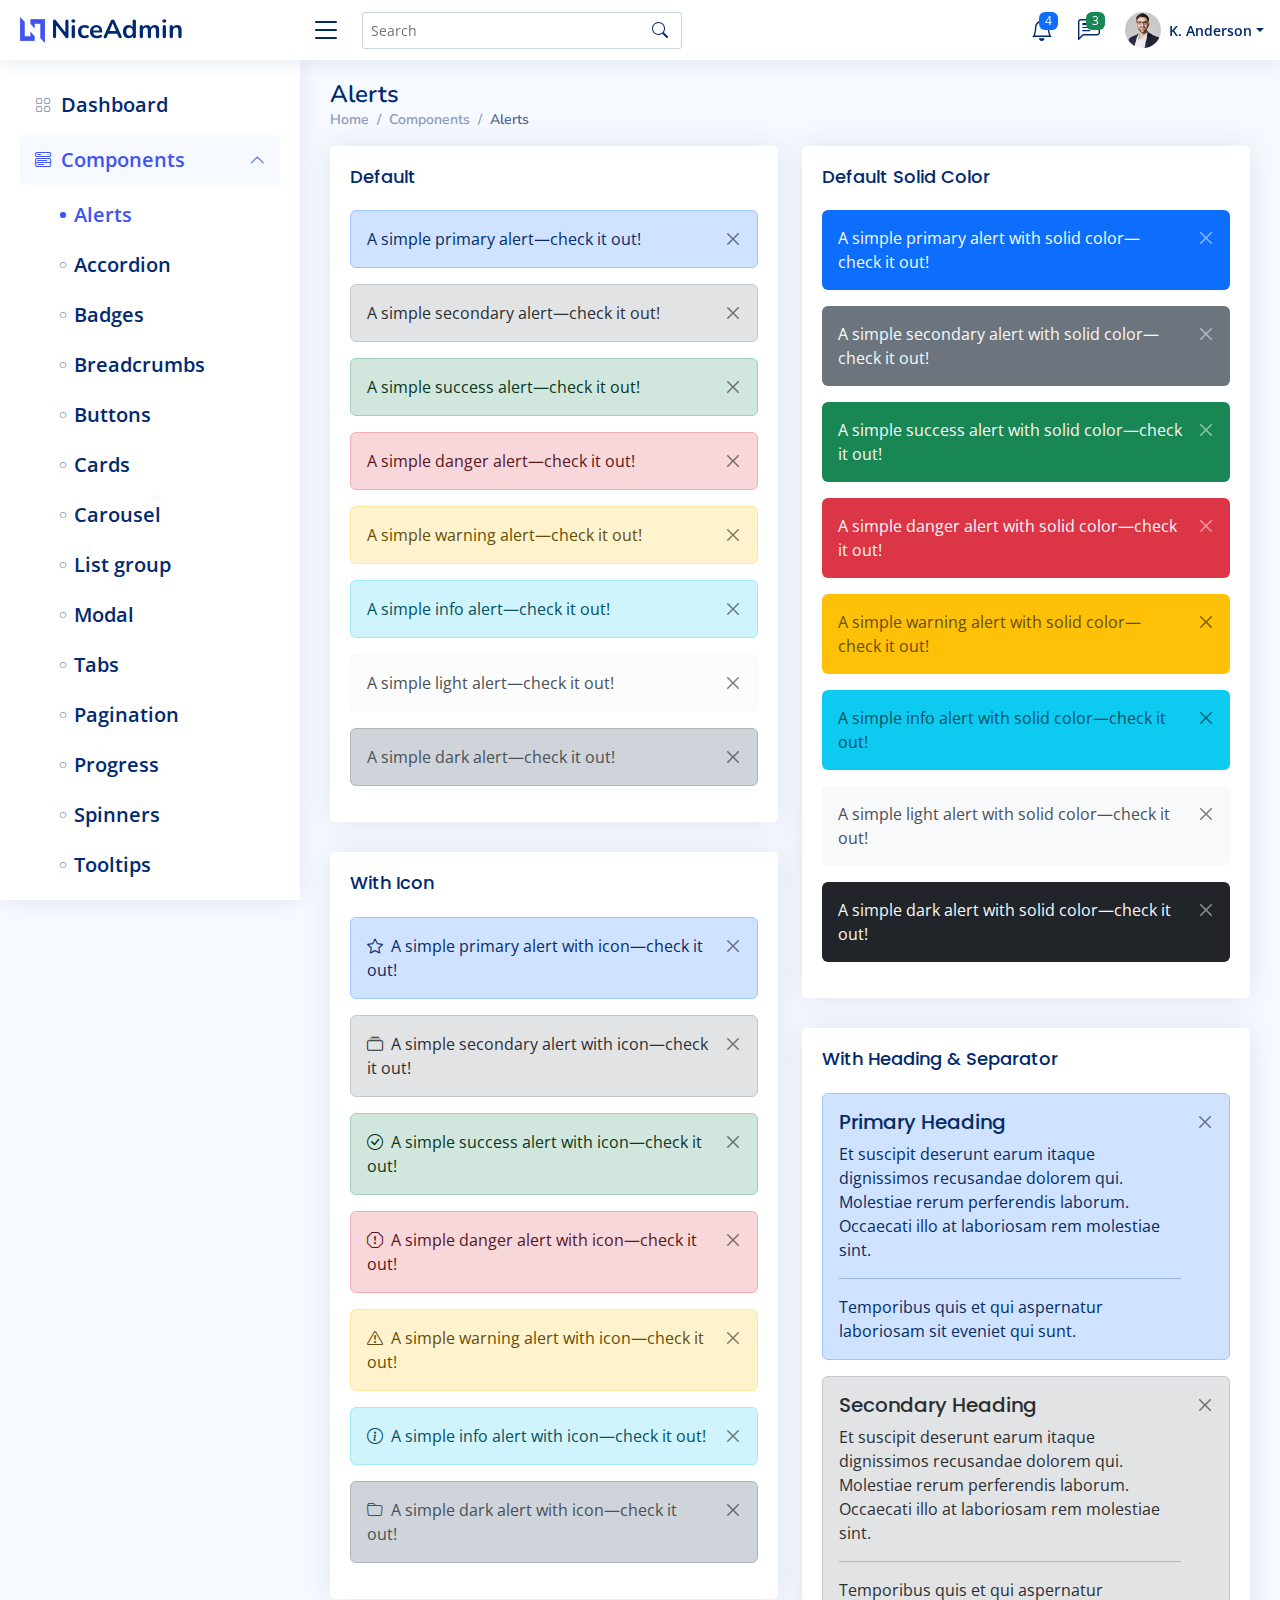
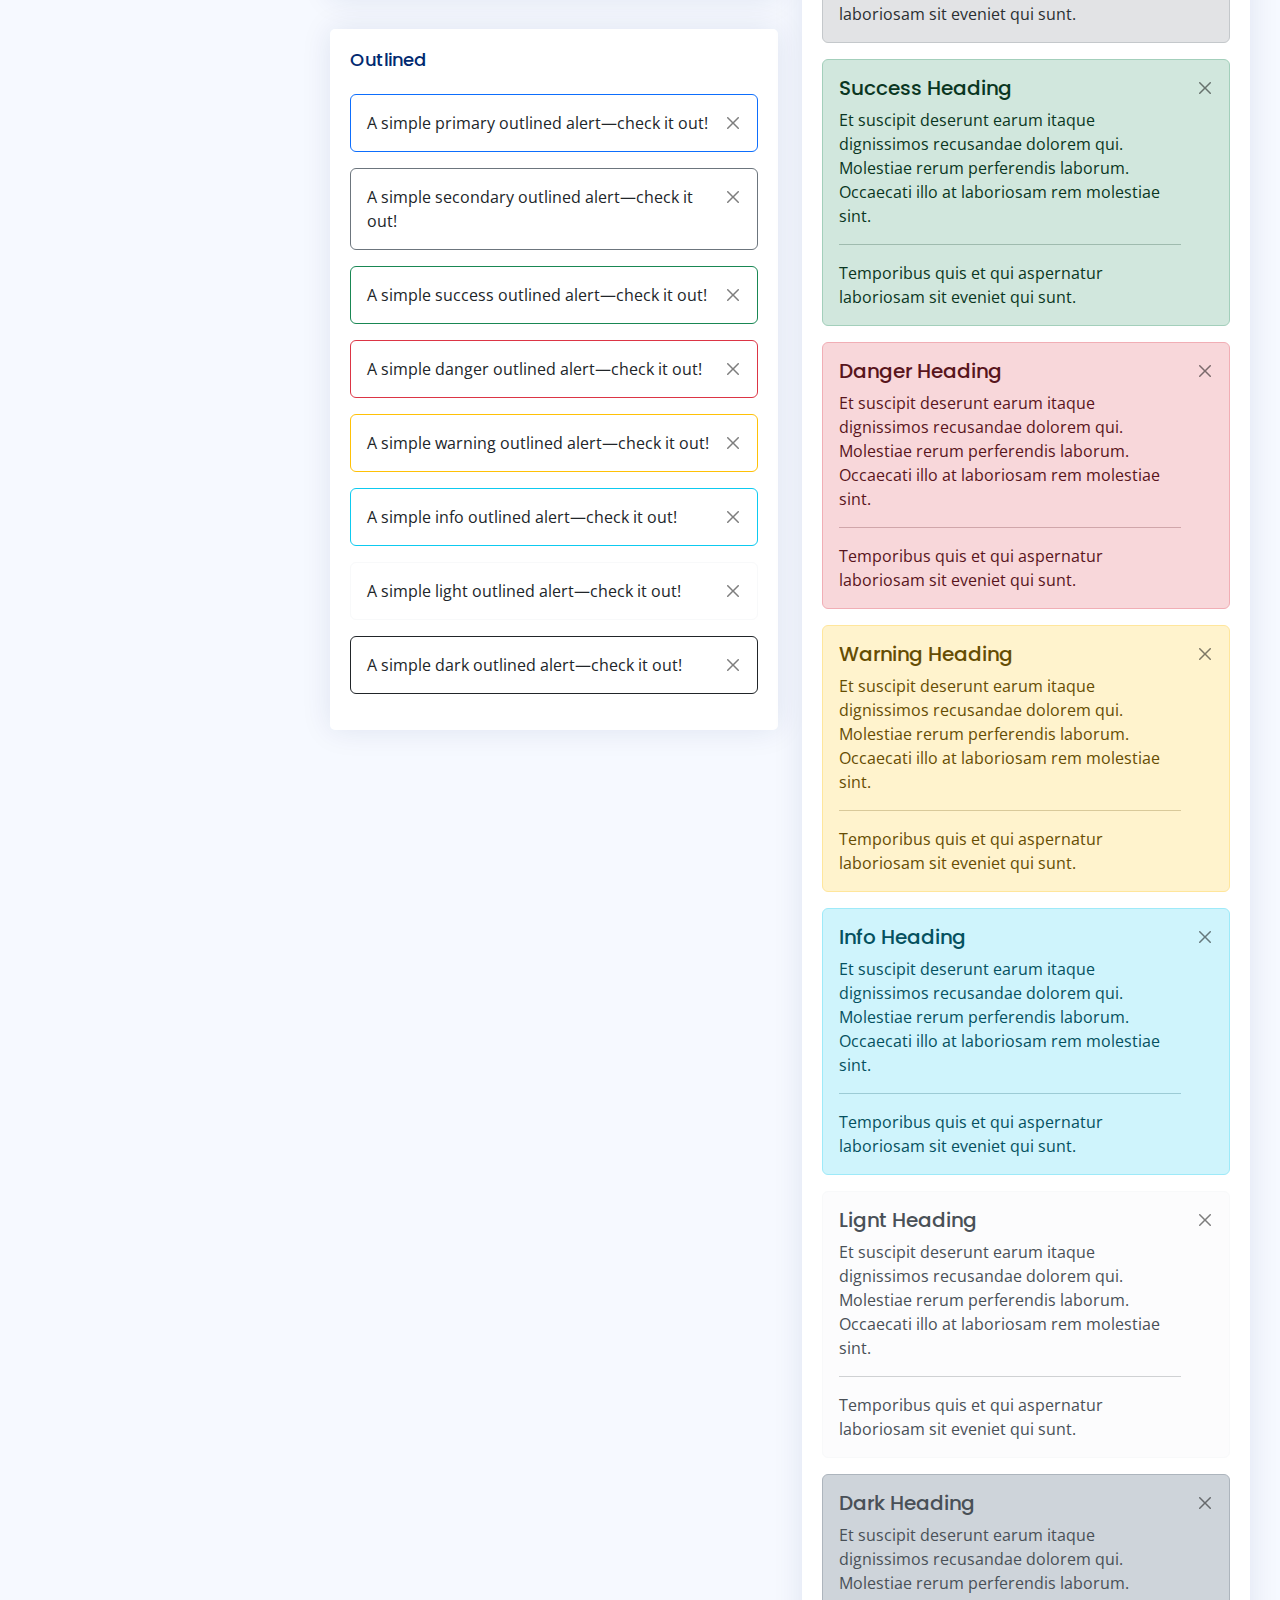
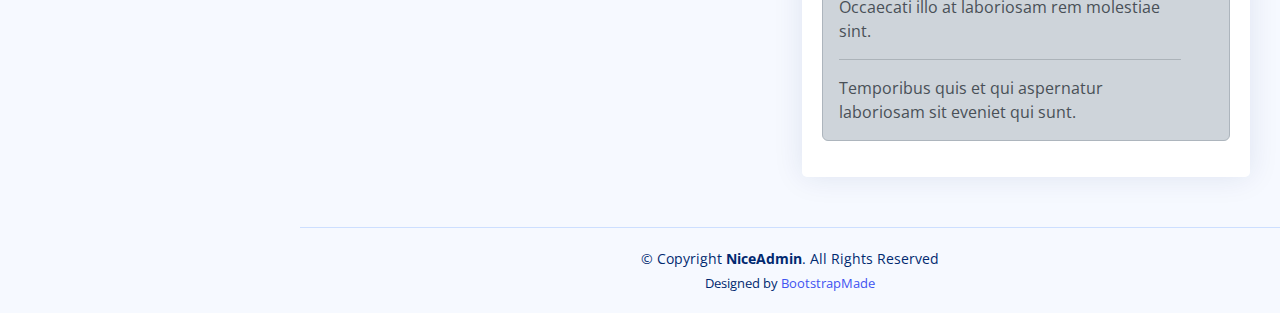
<file: templates/land_management/components-alerts.html>
<!DOCTYPE html>
<html lang="en">

<head>
  <meta charset="utf-8">
  <meta content="width=device-width, initial-scale=1.0" name="viewport">

  <title>Components / Alerts - NiceAdmin Bootstrap Template</title>
  <meta content="" name="description">
  <meta content="" name="keywords">

  <!-- Favicons -->
  <link href="assets/img/favicon.png" rel="icon">
  <link href="assets/img/apple-touch-icon.png" rel="apple-touch-icon">

  <!-- Google Fonts -->
  <link href="https://fonts.gstatic.com" rel="preconnect">
  <link href="https://fonts.googleapis.com/css?family=Open+Sans:300,300i,400,400i,600,600i,700,700i|Nunito:300,300i,400,400i,600,600i,700,700i|Poppins:300,300i,400,400i,500,500i,600,600i,700,700i" rel="stylesheet">

  <!-- Vendor CSS Files -->
  <link href="assets/vendor/bootstrap/css/bootstrap.min.css" rel="stylesheet">
  <link href="assets/vendor/bootstrap-icons/bootstrap-icons.css" rel="stylesheet">
  <link href="assets/vendor/boxicons/css/boxicons.min.css" rel="stylesheet">
  <link href="assets/vendor/quill/quill.snow.css" rel="stylesheet">
  <link href="assets/vendor/quill/quill.bubble.css" rel="stylesheet">
  <link href="assets/vendor/remixicon/remixicon.css" rel="stylesheet">
  <link href="assets/vendor/simple-datatables/style.css" rel="stylesheet">

  <!-- Template Main CSS File -->
  <link href="assets/css/style.css" rel="stylesheet">

  <!-- =======================================================
  * Template Name: NiceAdmin
  * Template URL: https://bootstrapmade.com/nice-admin-bootstrap-admin-html-template/
  * Updated: Apr 20 2024 with Bootstrap v5.3.3
  * Author: BootstrapMade.com
  * License: https://bootstrapmade.com/license/
  ======================================================== -->
</head>

<body>

  <!-- ======= Header ======= -->
  <header id="header" class="header fixed-top d-flex align-items-center">

    <div class="d-flex align-items-center justify-content-between">
      <a href="index.html" class="logo d-flex align-items-center">
        <img src="assets/img/logo.png" alt="">
        <span class="d-none d-lg-block">NiceAdmin</span>
      </a>
      <i class="bi bi-list toggle-sidebar-btn"></i>
    </div><!-- End Logo -->

    <div class="search-bar">
      <form class="search-form d-flex align-items-center" method="POST" action="#">
        <input type="text" name="query" placeholder="Search" title="Enter search keyword">
        <button type="submit" title="Search"><i class="bi bi-search"></i></button>
      </form>
    </div><!-- End Search Bar -->

    <nav class="header-nav ms-auto">
      <ul class="d-flex align-items-center">

        <li class="nav-item d-block d-lg-none">
          <a class="nav-link nav-icon search-bar-toggle " href="#">
            <i class="bi bi-search"></i>
          </a>
        </li><!-- End Search Icon-->

        <li class="nav-item dropdown">

          <a class="nav-link nav-icon" href="#" data-bs-toggle="dropdown">
            <i class="bi bi-bell"></i>
            <span class="badge bg-primary badge-number">4</span>
          </a><!-- End Notification Icon -->

          <ul class="dropdown-menu dropdown-menu-end dropdown-menu-arrow notifications">
            <li class="dropdown-header">
              You have 4 new notifications
              <a href="#"><span class="badge rounded-pill bg-primary p-2 ms-2">View all</span></a>
            </li>
            <li>
              <hr class="dropdown-divider">
            </li>

            <li class="notification-item">
              <i class="bi bi-exclamation-circle text-warning"></i>
              <div>
                <h4>Lorem Ipsum</h4>
                <p>Quae dolorem earum veritatis oditseno</p>
                <p>30 min. ago</p>
              </div>
            </li>

            <li>
              <hr class="dropdown-divider">
            </li>

            <li class="notification-item">
              <i class="bi bi-x-circle text-danger"></i>
              <div>
                <h4>Atque rerum nesciunt</h4>
                <p>Quae dolorem earum veritatis oditseno</p>
                <p>1 hr. ago</p>
              </div>
            </li>

            <li>
              <hr class="dropdown-divider">
            </li>

            <li class="notification-item">
              <i class="bi bi-check-circle text-success"></i>
              <div>
                <h4>Sit rerum fuga</h4>
                <p>Quae dolorem earum veritatis oditseno</p>
                <p>2 hrs. ago</p>
              </div>
            </li>

            <li>
              <hr class="dropdown-divider">
            </li>

            <li class="notification-item">
              <i class="bi bi-info-circle text-primary"></i>
              <div>
                <h4>Dicta reprehenderit</h4>
                <p>Quae dolorem earum veritatis oditseno</p>
                <p>4 hrs. ago</p>
              </div>
            </li>

            <li>
              <hr class="dropdown-divider">
            </li>
            <li class="dropdown-footer">
              <a href="#">Show all notifications</a>
            </li>

          </ul><!-- End Notification Dropdown Items -->

        </li><!-- End Notification Nav -->

        <li class="nav-item dropdown">

          <a class="nav-link nav-icon" href="#" data-bs-toggle="dropdown">
            <i class="bi bi-chat-left-text"></i>
            <span class="badge bg-success badge-number">3</span>
          </a><!-- End Messages Icon -->

          <ul class="dropdown-menu dropdown-menu-end dropdown-menu-arrow messages">
            <li class="dropdown-header">
              You have 3 new messages
              <a href="#"><span class="badge rounded-pill bg-primary p-2 ms-2">View all</span></a>
            </li>
            <li>
              <hr class="dropdown-divider">
            </li>

            <li class="message-item">
              <a href="#">
                <img src="assets/img/messages-1.jpg" alt="" class="rounded-circle">
                <div>
                  <h4>Maria Hudson</h4>
                  <p>Velit asperiores et ducimus soluta repudiandae labore officia est ut...</p>
                  <p>4 hrs. ago</p>
                </div>
              </a>
            </li>
            <li>
              <hr class="dropdown-divider">
            </li>

            <li class="message-item">
              <a href="#">
                <img src="assets/img/messages-2.jpg" alt="" class="rounded-circle">
                <div>
                  <h4>Anna Nelson</h4>
                  <p>Velit asperiores et ducimus soluta repudiandae labore officia est ut...</p>
                  <p>6 hrs. ago</p>
                </div>
              </a>
            </li>
            <li>
              <hr class="dropdown-divider">
            </li>

            <li class="message-item">
              <a href="#">
                <img src="assets/img/messages-3.jpg" alt="" class="rounded-circle">
                <div>
                  <h4>David Muldon</h4>
                  <p>Velit asperiores et ducimus soluta repudiandae labore officia est ut...</p>
                  <p>8 hrs. ago</p>
                </div>
              </a>
            </li>
            <li>
              <hr class="dropdown-divider">
            </li>

            <li class="dropdown-footer">
              <a href="#">Show all messages</a>
            </li>

          </ul><!-- End Messages Dropdown Items -->

        </li><!-- End Messages Nav -->

        <li class="nav-item dropdown pe-3">

          <a class="nav-link nav-profile d-flex align-items-center pe-0" href="#" data-bs-toggle="dropdown">
            <img src="assets/img/profile-img.jpg" alt="Profile" class="rounded-circle">
            <span class="d-none d-md-block dropdown-toggle ps-2">K. Anderson</span>
          </a><!-- End Profile Iamge Icon -->

          <ul class="dropdown-menu dropdown-menu-end dropdown-menu-arrow profile">
            <li class="dropdown-header">
              <h6>Kevin Anderson</h6>
              <span>Web Designer</span>
            </li>
            <li>
              <hr class="dropdown-divider">
            </li>

            <li>
              <a class="dropdown-item d-flex align-items-center" href="users-profile.html">
                <i class="bi bi-person"></i>
                <span>My Profile</span>
              </a>
            </li>
            <li>
              <hr class="dropdown-divider">
            </li>

            <li>
              <a class="dropdown-item d-flex align-items-center" href="users-profile.html">
                <i class="bi bi-gear"></i>
                <span>Account Settings</span>
              </a>
            </li>
            <li>
              <hr class="dropdown-divider">
            </li>

            <li>
              <a class="dropdown-item d-flex align-items-center" href="pages-faq.html">
                <i class="bi bi-question-circle"></i>
                <span>Need Help?</span>
              </a>
            </li>
            <li>
              <hr class="dropdown-divider">
            </li>

            <li>
              <a class="dropdown-item d-flex align-items-center" href="#">
                <i class="bi bi-box-arrow-right"></i>
                <span>Sign Out</span>
              </a>
            </li>

          </ul><!-- End Profile Dropdown Items -->
        </li><!-- End Profile Nav -->

      </ul>
    </nav><!-- End Icons Navigation -->

  </header><!-- End Header -->

  <!-- ======= Sidebar ======= -->
  <aside id="sidebar" class="sidebar">

    <ul class="sidebar-nav" id="sidebar-nav">

      <li class="nav-item">
        <a class="nav-link collapsed" href="index.html">
          <i class="bi bi-grid"></i>
          <span>Dashboard</span>
        </a>
      </li><!-- End Dashboard Nav -->

      <li class="nav-item">
        <a class="nav-link " data-bs-target="#components-nav" data-bs-toggle="collapse" href="#">
          <i class="bi bi-menu-button-wide"></i><span>Components</span><i class="bi bi-chevron-down ms-auto"></i>
        </a>
        <ul id="components-nav" class="nav-content collapse show" data-bs-parent="#sidebar-nav">
          <li>
            <a href="components-alerts.html" class="active">
              <i class="bi bi-circle"></i><span>Alerts</span>
            </a>
          </li>
          <li>
            <a href="components-accordion.html">
              <i class="bi bi-circle"></i><span>Accordion</span>
            </a>
          </li>
          <li>
            <a href="components-badges.html">
              <i class="bi bi-circle"></i><span>Badges</span>
            </a>
          </li>
          <li>
            <a href="components-breadcrumbs.html">
              <i class="bi bi-circle"></i><span>Breadcrumbs</span>
            </a>
          </li>
          <li>
            <a href="components-buttons.html">
              <i class="bi bi-circle"></i><span>Buttons</span>
            </a>
          </li>
          <li>
            <a href="components-cards.html">
              <i class="bi bi-circle"></i><span>Cards</span>
            </a>
          </li>
          <li>
            <a href="components-carousel.html">
              <i class="bi bi-circle"></i><span>Carousel</span>
            </a>
          </li>
          <li>
            <a href="components-list-group.html">
              <i class="bi bi-circle"></i><span>List group</span>
            </a>
          </li>
          <li>
            <a href="components-modal.html">
              <i class="bi bi-circle"></i><span>Modal</span>
            </a>
          </li>
          <li>
            <a href="components-tabs.html">
              <i class="bi bi-circle"></i><span>Tabs</span>
            </a>
          </li>
          <li>
            <a href="components-pagination.html">
              <i class="bi bi-circle"></i><span>Pagination</span>
            </a>
          </li>
          <li>
            <a href="components-progress.html">
              <i class="bi bi-circle"></i><span>Progress</span>
            </a>
          </li>
          <li>
            <a href="components-spinners.html">
              <i class="bi bi-circle"></i><span>Spinners</span>
            </a>
          </li>
          <li>
            <a href="components-tooltips.html">
              <i class="bi bi-circle"></i><span>Tooltips</span>
            </a>
          </li>
        </ul>
      </li><!-- End Components Nav -->

      <li class="nav-item">
        <a class="nav-link collapsed" data-bs-target="#forms-nav" data-bs-toggle="collapse" href="#">
          <i class="bi bi-journal-text"></i><span>Forms</span><i class="bi bi-chevron-down ms-auto"></i>
        </a>
        <ul id="forms-nav" class="nav-content collapse " data-bs-parent="#sidebar-nav">
          <li>
            <a href="forms-elements.html">
              <i class="bi bi-circle"></i><span>Form Elements</span>
            </a>
          </li>
          <li>
            <a href="forms-layouts.html">
              <i class="bi bi-circle"></i><span>Form Layouts</span>
            </a>
          </li>
          <li>
            <a href="forms-editors.html">
              <i class="bi bi-circle"></i><span>Form Editors</span>
            </a>
          </li>
          <li>
            <a href="forms-validation.html">
              <i class="bi bi-circle"></i><span>Form Validation</span>
            </a>
          </li>
        </ul>
      </li><!-- End Forms Nav -->

      <li class="nav-item">
        <a class="nav-link collapsed" data-bs-target="#tables-nav" data-bs-toggle="collapse" href="#">
          <i class="bi bi-layout-text-window-reverse"></i><span>Tables</span><i class="bi bi-chevron-down ms-auto"></i>
        </a>
        <ul id="tables-nav" class="nav-content collapse " data-bs-parent="#sidebar-nav">
          <li>
            <a href="tables-general.html">
              <i class="bi bi-circle"></i><span>General Tables</span>
            </a>
          </li>
          <li>
            <a href="tables-data.html">
              <i class="bi bi-circle"></i><span>Data Tables</span>
            </a>
          </li>
        </ul>
      </li><!-- End Tables Nav -->

      <li class="nav-item">
        <a class="nav-link collapsed" data-bs-target="#charts-nav" data-bs-toggle="collapse" href="#">
          <i class="bi bi-bar-chart"></i><span>Charts</span><i class="bi bi-chevron-down ms-auto"></i>
        </a>
        <ul id="charts-nav" class="nav-content collapse " data-bs-parent="#sidebar-nav">
          <li>
            <a href="charts-chartjs.html">
              <i class="bi bi-circle"></i><span>Chart.js</span>
            </a>
          </li>
          <li>
            <a href="charts-apexcharts.html">
              <i class="bi bi-circle"></i><span>ApexCharts</span>
            </a>
          </li>
          <li>
            <a href="charts-echarts.html">
              <i class="bi bi-circle"></i><span>ECharts</span>
            </a>
          </li>
        </ul>
      </li><!-- End Charts Nav -->

      <li class="nav-item">
        <a class="nav-link collapsed" data-bs-target="#icons-nav" data-bs-toggle="collapse" href="#">
          <i class="bi bi-gem"></i><span>Icons</span><i class="bi bi-chevron-down ms-auto"></i>
        </a>
        <ul id="icons-nav" class="nav-content collapse " data-bs-parent="#sidebar-nav">
          <li>
            <a href="icons-bootstrap.html">
              <i class="bi bi-circle"></i><span>Bootstrap Icons</span>
            </a>
          </li>
          <li>
            <a href="icons-remix.html">
              <i class="bi bi-circle"></i><span>Remix Icons</span>
            </a>
          </li>
          <li>
            <a href="icons-boxicons.html">
              <i class="bi bi-circle"></i><span>Boxicons</span>
            </a>
          </li>
        </ul>
      </li><!-- End Icons Nav -->

      <li class="nav-heading">Pages</li>

      <li class="nav-item">
        <a class="nav-link collapsed" href="users-profile.html">
          <i class="bi bi-person"></i>
          <span>Profile</span>
        </a>
      </li><!-- End Profile Page Nav -->

      <li class="nav-item">
        <a class="nav-link collapsed" href="pages-faq.html">
          <i class="bi bi-question-circle"></i>
          <span>F.A.Q</span>
        </a>
      </li><!-- End F.A.Q Page Nav -->

      <li class="nav-item">
        <a class="nav-link collapsed" href="pages-contact.html">
          <i class="bi bi-envelope"></i>
          <span>Contact</span>
        </a>
      </li><!-- End Contact Page Nav -->

      <li class="nav-item">
        <a class="nav-link collapsed" href="pages-register.html">
          <i class="bi bi-card-list"></i>
          <span>Register</span>
        </a>
      </li><!-- End Register Page Nav -->

      <li class="nav-item">
        <a class="nav-link collapsed" href="pages-login.html">
          <i class="bi bi-box-arrow-in-right"></i>
          <span>Login</span>
        </a>
      </li><!-- End Login Page Nav -->

      <li class="nav-item">
        <a class="nav-link collapsed" href="pages-error-404.html">
          <i class="bi bi-dash-circle"></i>
          <span>Error 404</span>
        </a>
      </li><!-- End Error 404 Page Nav -->

      <li class="nav-item">
        <a class="nav-link collapsed" href="pages-blank.html">
          <i class="bi bi-file-earmark"></i>
          <span>Blank</span>
        </a>
      </li><!-- End Blank Page Nav -->

    </ul>

  </aside><!-- End Sidebar-->

  <main id="main" class="main">

    <div class="pagetitle">
      <h1>Alerts</h1>
      <nav>
        <ol class="breadcrumb">
          <li class="breadcrumb-item"><a href="index.html">Home</a></li>
          <li class="breadcrumb-item">Components</li>
          <li class="breadcrumb-item active">Alerts</li>
        </ol>
      </nav>
    </div><!-- End Page Title -->

    <section class="section">
      <div class="row">
        <div class="col-lg-6">

          <div class="card">
            <div class="card-body">

              <h5 class="card-title">Default</h5>

              <div class="alert alert-primary alert-dismissible fade show" role="alert">
                A simple primary alert—check it out!
                <button type="button" class="btn-close" data-bs-dismiss="alert" aria-label="Close"></button>
              </div>

              <div class="alert alert-secondary alert-dismissible fade show" role="alert">
                A simple secondary alert—check it out!
                <button type="button" class="btn-close" data-bs-dismiss="alert" aria-label="Close"></button>
              </div>

              <div class="alert alert-success alert-dismissible fade show" role="alert">
                A simple success alert—check it out!
                <button type="button" class="btn-close" data-bs-dismiss="alert" aria-label="Close"></button>
              </div>

              <div class="alert alert-danger alert-dismissible fade show" role="alert">
                A simple danger alert—check it out!
                <button type="button" class="btn-close" data-bs-dismiss="alert" aria-label="Close"></button>
              </div>

              <div class="alert alert-warning alert-dismissible fade show" role="alert">
                A simple warning alert—check it out!
                <button type="button" class="btn-close" data-bs-dismiss="alert" aria-label="Close"></button>
              </div>

              <div class="alert alert-info alert-dismissible fade show" role="alert">
                A simple info alert—check it out!
                <button type="button" class="btn-close" data-bs-dismiss="alert" aria-label="Close"></button>
              </div>

              <div class="alert alert-light border-light alert-dismissible fade show" role="alert">
                A simple light alert—check it out!
                <button type="button" class="btn-close" data-bs-dismiss="alert" aria-label="Close"></button>
              </div>

              <div class="alert alert-dark alert-dismissible fade show" role="alert">
                A simple dark alert—check it out!
                <button type="button" class="btn-close" data-bs-dismiss="alert" aria-label="Close"></button>
              </div>

            </div>
          </div>

          <div class="card">
            <div class="card-body">
              <h5 class="card-title">With Icon</h5>

              <div class="alert alert-primary alert-dismissible fade show" role="alert">
                <i class="bi bi-star me-1"></i>
                A simple primary alert with icon—check it out!
                <button type="button" class="btn-close" data-bs-dismiss="alert" aria-label="Close"></button>
              </div>

              <div class="alert alert-secondary alert-dismissible fade show" role="alert">
                <i class="bi bi-collection me-1"></i>
                A simple secondary alert with icon—check it out!
                <button type="button" class="btn-close" data-bs-dismiss="alert" aria-label="Close"></button>
              </div>

              <div class="alert alert-success alert-dismissible fade show" role="alert">
                <i class="bi bi-check-circle me-1"></i>
                A simple success alert with icon—check it out!
                <button type="button" class="btn-close" data-bs-dismiss="alert" aria-label="Close"></button>
              </div>

              <div class="alert alert-danger alert-dismissible fade show" role="alert">
                <i class="bi bi-exclamation-octagon me-1"></i>
                A simple danger alert with icon—check it out!
                <button type="button" class="btn-close" data-bs-dismiss="alert" aria-label="Close"></button>
              </div>

              <div class="alert alert-warning alert-dismissible fade show" role="alert">
                <i class="bi bi-exclamation-triangle me-1"></i>
                A simple warning alert with icon—check it out!
                <button type="button" class="btn-close" data-bs-dismiss="alert" aria-label="Close"></button>
              </div>

              <div class="alert alert-info alert-dismissible fade show" role="alert">
                <i class="bi bi-info-circle me-1"></i>
                A simple info alert with icon—check it out!
                <button type="button" class="btn-close" data-bs-dismiss="alert" aria-label="Close"></button>
              </div>

              <div class="alert alert-dark alert-dismissible fade show" role="alert">
                <i class="bi bi-folder me-1"></i>
                A simple dark alert with icon—check it out!
                <button type="button" class="btn-close" data-bs-dismiss="alert" aria-label="Close"></button>
              </div>

            </div>
          </div>

          <div class="card">
            <div class="card-body">
              <h5 class="card-title">Outlined</h5>

              <div class="alert border-primary alert-dismissible fade show" role="alert">
                A simple primary outlined alert—check it out!
                <button type="button" class="btn-close" data-bs-dismiss="alert" aria-label="Close"></button>
              </div>

              <div class="alert border-secondary alert-dismissible fade show" role="alert">
                A simple secondary outlined alert—check it out!
                <button type="button" class="btn-close" data-bs-dismiss="alert" aria-label="Close"></button>
              </div>

              <div class="alert border-success alert-dismissible fade show" role="alert">
                A simple success outlined alert—check it out!
                <button type="button" class="btn-close" data-bs-dismiss="alert" aria-label="Close"></button>
              </div>

              <div class="alert border-danger alert-dismissible fade show" role="alert">
                A simple danger outlined alert—check it out!
                <button type="button" class="btn-close" data-bs-dismiss="alert" aria-label="Close"></button>
              </div>

              <div class="alert border-warning alert-dismissible fade show" role="alert">
                A simple warning outlined alert—check it out!
                <button type="button" class="btn-close" data-bs-dismiss="alert" aria-label="Close"></button>
              </div>

              <div class="alert border-info alert-dismissible fade show" role="alert">
                A simple info outlined alert—check it out!
                <button type="button" class="btn-close" data-bs-dismiss="alert" aria-label="Close"></button>
              </div>

              <div class="alert border-light alert-dismissible fade show" role="alert">
                A simple light outlined alert—check it out!
                <button type="button" class="btn-close" data-bs-dismiss="alert" aria-label="Close"></button>
              </div>

              <div class="alert border-dark alert-dismissible fade show" role="alert">
                A simple dark outlined alert—check it out!
                <button type="button" class="btn-close" data-bs-dismiss="alert" aria-label="Close"></button>
              </div>

            </div>
          </div>

        </div>

        <div class="col-lg-6">

          <div class="card">
            <div class="card-body">
              <h5 class="card-title">Default Solid Color</h5>

              <div class="alert alert-primary bg-primary text-light border-0 alert-dismissible fade show" role="alert">
                A simple primary alert with solid color—check it out!
                <button type="button" class="btn-close btn-close-white" data-bs-dismiss="alert" aria-label="Close"></button>
              </div>

              <div class="alert alert-secondary bg-secondary text-light border-0 alert-dismissible fade show" role="alert">
                A simple secondary alert with solid color—check it out!
                <button type="button" class="btn-close btn-close-white" data-bs-dismiss="alert" aria-label="Close"></button>
              </div>

              <div class="alert alert-success bg-success text-light border-0 alert-dismissible fade show" role="alert">
                A simple success alert with solid color—check it out!
                <button type="button" class="btn-close btn-close-white" data-bs-dismiss="alert" aria-label="Close"></button>
              </div>

              <div class="alert alert-danger bg-danger text-light border-0 alert-dismissible fade show" role="alert">
                A simple danger alert with solid color—check it out!
                <button type="button" class="btn-close btn-close-white" data-bs-dismiss="alert" aria-label="Close"></button>
              </div>

              <div class="alert alert-warning bg-warning border-0 alert-dismissible fade show" role="alert">
                A simple warning alert with solid color—check it out!
                <button type="button" class="btn-close" data-bs-dismiss="alert" aria-label="Close"></button>
              </div>

              <div class="alert alert-info bg-info border-0 alert-dismissible fade show" role="alert">
                A simple info alert with solid color—check it out!
                <button type="button" class="btn-close" data-bs-dismiss="alert" aria-label="Close"></button>
              </div>

              <div class="alert alert-light bg-light border-0 alert-dismissible fade show" role="alert">
                A simple light alert with solid color—check it out!
                <button type="button" class="btn-close" data-bs-dismiss="alert" aria-label="Close"></button>
              </div>

              <div class="alert alert-dark bg-dark text-light border-0 alert-dismissible fade show" role="alert">
                A simple dark alert with solid color—check it out!
                <button type="button" class="btn-close btn-close-white" data-bs-dismiss="alert" aria-label="Close"></button>
              </div>

            </div>
          </div>

          <div class="card">
            <div class="card-body">
              <h5 class="card-title">With Heading &amp Separator</h5>

              <div class="alert alert-primary alert-dismissible fade show" role="alert">
                <h4 class="alert-heading">Primary Heading</h4>
                <p>Et suscipit deserunt earum itaque dignissimos recusandae dolorem qui. Molestiae rerum perferendis laborum. Occaecati illo at laboriosam rem molestiae sint.</p>
                <hr>
                <p class="mb-0">Temporibus quis et qui aspernatur laboriosam sit eveniet qui sunt.</p>
                <button type="button" class="btn-close" data-bs-dismiss="alert" aria-label="Close"></button>
              </div>

              <div class="alert alert-secondary alert-dismissible fade show" role="alert">
                <h4 class="alert-heading">Secondary Heading</h4>
                <p>Et suscipit deserunt earum itaque dignissimos recusandae dolorem qui. Molestiae rerum perferendis laborum. Occaecati illo at laboriosam rem molestiae sint.</p>
                <hr>
                <p class="mb-0">Temporibus quis et qui aspernatur laboriosam sit eveniet qui sunt.</p>
                <button type="button" class="btn-close" data-bs-dismiss="alert" aria-label="Close"></button>
              </div>

              <div class="alert alert-success alert-dismissible fade show" role="alert">
                <h4 class="alert-heading">Success Heading</h4>
                <p>Et suscipit deserunt earum itaque dignissimos recusandae dolorem qui. Molestiae rerum perferendis laborum. Occaecati illo at laboriosam rem molestiae sint.</p>
                <hr>
                <p class="mb-0">Temporibus quis et qui aspernatur laboriosam sit eveniet qui sunt.</p>
                <button type="button" class="btn-close" data-bs-dismiss="alert" aria-label="Close"></button>
              </div>

              <div class="alert alert-danger alert-dismissible fade show" role="alert">
                <h4 class="alert-heading">Danger Heading</h4>
                <p>Et suscipit deserunt earum itaque dignissimos recusandae dolorem qui. Molestiae rerum perferendis laborum. Occaecati illo at laboriosam rem molestiae sint.</p>
                <hr>
                <p class="mb-0">Temporibus quis et qui aspernatur laboriosam sit eveniet qui sunt.</p>
                <button type="button" class="btn-close" data-bs-dismiss="alert" aria-label="Close"></button>
              </div>

              <div class="alert alert-warning  alert-dismissible fade show" role="alert">
                <h4 class="alert-heading">Warning Heading</h4>
                <p>Et suscipit deserunt earum itaque dignissimos recusandae dolorem qui. Molestiae rerum perferendis laborum. Occaecati illo at laboriosam rem molestiae sint.</p>
                <hr>
                <p class="mb-0">Temporibus quis et qui aspernatur laboriosam sit eveniet qui sunt.</p>
                <button type="button" class="btn-close" data-bs-dismiss="alert" aria-label="Close"></button>
              </div>

              <div class="alert alert-info  alert-dismissible fade show" role="alert">
                <h4 class="alert-heading">Info Heading</h4>
                <p>Et suscipit deserunt earum itaque dignissimos recusandae dolorem qui. Molestiae rerum perferendis laborum. Occaecati illo at laboriosam rem molestiae sint.</p>
                <hr>
                <p class="mb-0">Temporibus quis et qui aspernatur laboriosam sit eveniet qui sunt.</p>
                <button type="button" class="btn-close" data-bs-dismiss="alert" aria-label="Close"></button>
              </div>

              <div class="alert alert-light border-light alert-dismissible fade show" role="alert">
                <h4 class="alert-heading">Lignt Heading</h4>
                <p>Et suscipit deserunt earum itaque dignissimos recusandae dolorem qui. Molestiae rerum perferendis laborum. Occaecati illo at laboriosam rem molestiae sint.</p>
                <hr>
                <p class="mb-0">Temporibus quis et qui aspernatur laboriosam sit eveniet qui sunt.</p>
                <button type="button" class="btn-close" data-bs-dismiss="alert" aria-label="Close"></button>
              </div>

              <div class="alert alert-dark  alert-dismissible fade show" role="alert">
                <h4 class="alert-heading">Dark Heading</h4>
                <p>Et suscipit deserunt earum itaque dignissimos recusandae dolorem qui. Molestiae rerum perferendis laborum. Occaecati illo at laboriosam rem molestiae sint.</p>
                <hr>
                <p class="mb-0">Temporibus quis et qui aspernatur laboriosam sit eveniet qui sunt.</p>
                <button type="button" class="btn-close" data-bs-dismiss="alert" aria-label="Close"></button>
              </div>

            </div>
          </div>
        </div>
      </div>
    </section>

  </main><!-- End #main -->

  <!-- ======= Footer ======= -->
  <footer id="footer" class="footer">
    <div class="copyright">
      &copy; Copyright <strong><span>NiceAdmin</span></strong>. All Rights Reserved
    </div>
    <div class="credits">
      <!-- All the links in the footer should remain intact. -->
      <!-- You can delete the links only if you purchased the pro version. -->
      <!-- Licensing information: https://bootstrapmade.com/license/ -->
      <!-- Purchase the pro version with working PHP/AJAX contact form: https://bootstrapmade.com/nice-admin-bootstrap-admin-html-template/ -->
      Designed by <a href="https://bootstrapmade.com/">BootstrapMade</a>
    </div>
  </footer><!-- End Footer -->

  <a href="#" class="back-to-top d-flex align-items-center justify-content-center"><i class="bi bi-arrow-up-short"></i></a>

  <!-- Vendor JS Files -->
  <script src="assets/vendor/apexcharts/apexcharts.min.js"></script>
  <script src="assets/vendor/bootstrap/js/bootstrap.bundle.min.js"></script>
  <script src="assets/vendor/chart.js/chart.umd.js"></script>
  <script src="assets/vendor/echarts/echarts.min.js"></script>
  <script src="assets/vendor/quill/quill.js"></script>
  <script src="assets/vendor/simple-datatables/simple-datatables.js"></script>
  <script src="assets/vendor/tinymce/tinymce.min.js"></script>
  <script src="assets/vendor/php-email-form/validate.js"></script>

  <!-- Template Main JS File -->
  <script src="assets/js/main.js"></script>

</body>

</html>
</file>
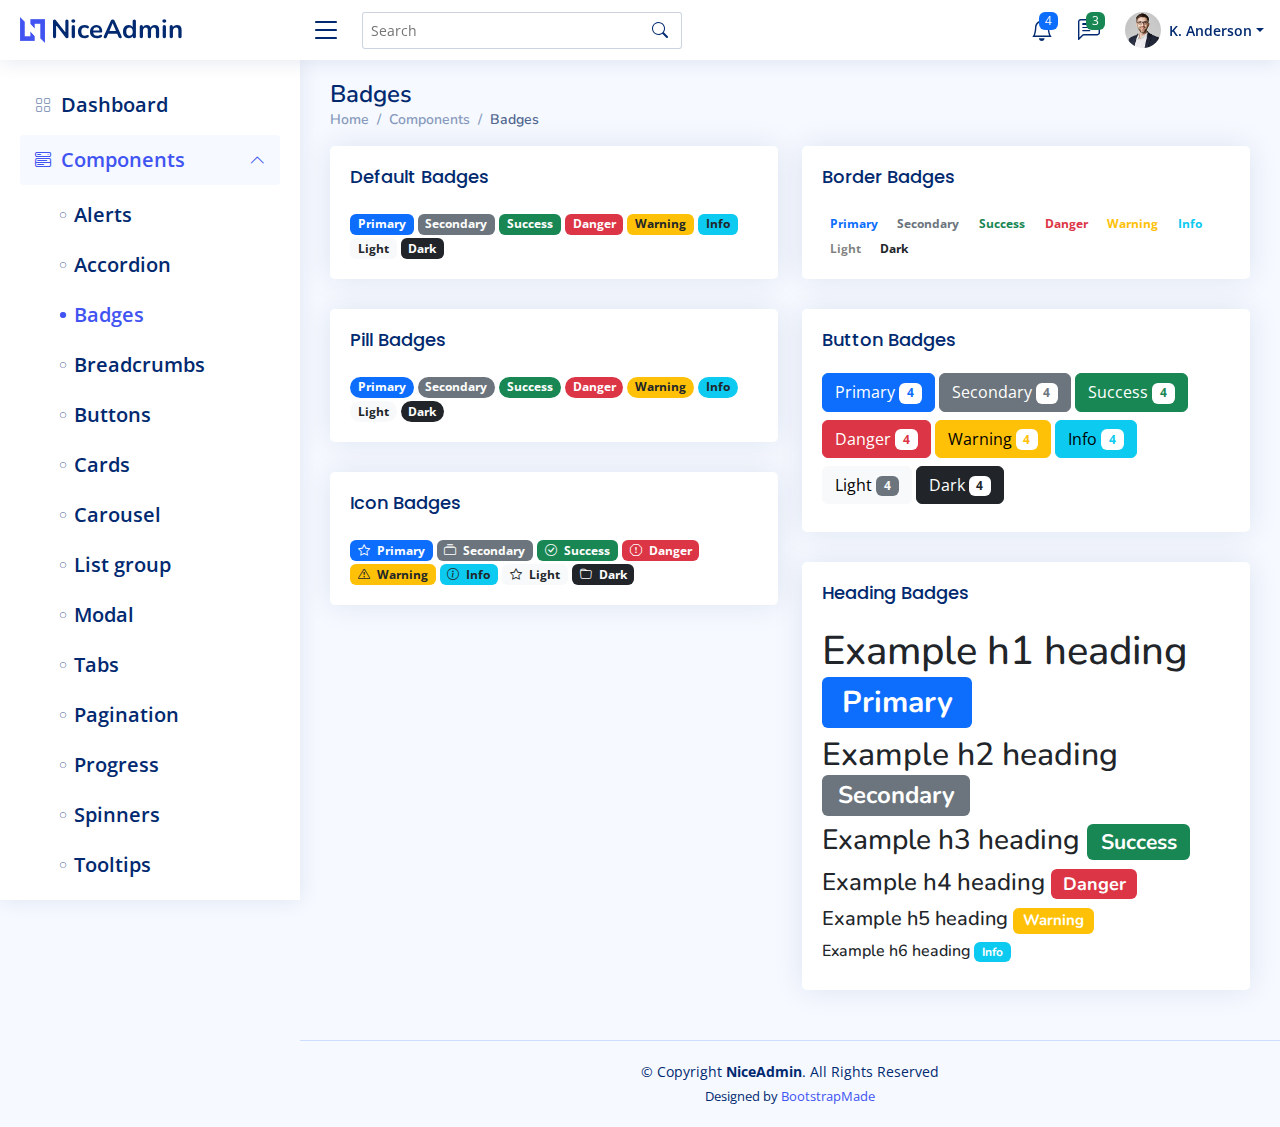
<file: templates/land_management/components-badges.html>
<!DOCTYPE html>
<html lang="en">

<head>
  <meta charset="utf-8">
  <meta content="width=device-width, initial-scale=1.0" name="viewport">

  <title>Components / Badges - NiceAdmin Bootstrap Template</title>
  <meta content="" name="description">
  <meta content="" name="keywords">

  <!-- Favicons -->
  <link href="assets/img/favicon.png" rel="icon">
  <link href="assets/img/apple-touch-icon.png" rel="apple-touch-icon">

  <!-- Google Fonts -->
  <link href="https://fonts.gstatic.com" rel="preconnect">
  <link href="https://fonts.googleapis.com/css?family=Open+Sans:300,300i,400,400i,600,600i,700,700i|Nunito:300,300i,400,400i,600,600i,700,700i|Poppins:300,300i,400,400i,500,500i,600,600i,700,700i" rel="stylesheet">

  <!-- Vendor CSS Files -->
  <link href="assets/vendor/bootstrap/css/bootstrap.min.css" rel="stylesheet">
  <link href="assets/vendor/bootstrap-icons/bootstrap-icons.css" rel="stylesheet">
  <link href="assets/vendor/boxicons/css/boxicons.min.css" rel="stylesheet">
  <link href="assets/vendor/quill/quill.snow.css" rel="stylesheet">
  <link href="assets/vendor/quill/quill.bubble.css" rel="stylesheet">
  <link href="assets/vendor/remixicon/remixicon.css" rel="stylesheet">
  <link href="assets/vendor/simple-datatables/style.css" rel="stylesheet">

  <!-- Template Main CSS File -->
  <link href="assets/css/style.css" rel="stylesheet">

  <!-- =======================================================
  * Template Name: NiceAdmin
  * Template URL: https://bootstrapmade.com/nice-admin-bootstrap-admin-html-template/
  * Updated: Apr 20 2024 with Bootstrap v5.3.3
  * Author: BootstrapMade.com
  * License: https://bootstrapmade.com/license/
  ======================================================== -->
</head>

<body>

  <!-- ======= Header ======= -->
  <header id="header" class="header fixed-top d-flex align-items-center">

    <div class="d-flex align-items-center justify-content-between">
      <a href="index.html" class="logo d-flex align-items-center">
        <img src="assets/img/logo.png" alt="">
        <span class="d-none d-lg-block">NiceAdmin</span>
      </a>
      <i class="bi bi-list toggle-sidebar-btn"></i>
    </div><!-- End Logo -->

    <div class="search-bar">
      <form class="search-form d-flex align-items-center" method="POST" action="#">
        <input type="text" name="query" placeholder="Search" title="Enter search keyword">
        <button type="submit" title="Search"><i class="bi bi-search"></i></button>
      </form>
    </div><!-- End Search Bar -->

    <nav class="header-nav ms-auto">
      <ul class="d-flex align-items-center">

        <li class="nav-item d-block d-lg-none">
          <a class="nav-link nav-icon search-bar-toggle " href="#">
            <i class="bi bi-search"></i>
          </a>
        </li><!-- End Search Icon-->

        <li class="nav-item dropdown">

          <a class="nav-link nav-icon" href="#" data-bs-toggle="dropdown">
            <i class="bi bi-bell"></i>
            <span class="badge bg-primary badge-number">4</span>
          </a><!-- End Notification Icon -->

          <ul class="dropdown-menu dropdown-menu-end dropdown-menu-arrow notifications">
            <li class="dropdown-header">
              You have 4 new notifications
              <a href="#"><span class="badge rounded-pill bg-primary p-2 ms-2">View all</span></a>
            </li>
            <li>
              <hr class="dropdown-divider">
            </li>

            <li class="notification-item">
              <i class="bi bi-exclamation-circle text-warning"></i>
              <div>
                <h4>Lorem Ipsum</h4>
                <p>Quae dolorem earum veritatis oditseno</p>
                <p>30 min. ago</p>
              </div>
            </li>

            <li>
              <hr class="dropdown-divider">
            </li>

            <li class="notification-item">
              <i class="bi bi-x-circle text-danger"></i>
              <div>
                <h4>Atque rerum nesciunt</h4>
                <p>Quae dolorem earum veritatis oditseno</p>
                <p>1 hr. ago</p>
              </div>
            </li>

            <li>
              <hr class="dropdown-divider">
            </li>

            <li class="notification-item">
              <i class="bi bi-check-circle text-success"></i>
              <div>
                <h4>Sit rerum fuga</h4>
                <p>Quae dolorem earum veritatis oditseno</p>
                <p>2 hrs. ago</p>
              </div>
            </li>

            <li>
              <hr class="dropdown-divider">
            </li>

            <li class="notification-item">
              <i class="bi bi-info-circle text-primary"></i>
              <div>
                <h4>Dicta reprehenderit</h4>
                <p>Quae dolorem earum veritatis oditseno</p>
                <p>4 hrs. ago</p>
              </div>
            </li>

            <li>
              <hr class="dropdown-divider">
            </li>
            <li class="dropdown-footer">
              <a href="#">Show all notifications</a>
            </li>

          </ul><!-- End Notification Dropdown Items -->

        </li><!-- End Notification Nav -->

        <li class="nav-item dropdown">

          <a class="nav-link nav-icon" href="#" data-bs-toggle="dropdown">
            <i class="bi bi-chat-left-text"></i>
            <span class="badge bg-success badge-number">3</span>
          </a><!-- End Messages Icon -->

          <ul class="dropdown-menu dropdown-menu-end dropdown-menu-arrow messages">
            <li class="dropdown-header">
              You have 3 new messages
              <a href="#"><span class="badge rounded-pill bg-primary p-2 ms-2">View all</span></a>
            </li>
            <li>
              <hr class="dropdown-divider">
            </li>

            <li class="message-item">
              <a href="#">
                <img src="assets/img/messages-1.jpg" alt="" class="rounded-circle">
                <div>
                  <h4>Maria Hudson</h4>
                  <p>Velit asperiores et ducimus soluta repudiandae labore officia est ut...</p>
                  <p>4 hrs. ago</p>
                </div>
              </a>
            </li>
            <li>
              <hr class="dropdown-divider">
            </li>

            <li class="message-item">
              <a href="#">
                <img src="assets/img/messages-2.jpg" alt="" class="rounded-circle">
                <div>
                  <h4>Anna Nelson</h4>
                  <p>Velit asperiores et ducimus soluta repudiandae labore officia est ut...</p>
                  <p>6 hrs. ago</p>
                </div>
              </a>
            </li>
            <li>
              <hr class="dropdown-divider">
            </li>

            <li class="message-item">
              <a href="#">
                <img src="assets/img/messages-3.jpg" alt="" class="rounded-circle">
                <div>
                  <h4>David Muldon</h4>
                  <p>Velit asperiores et ducimus soluta repudiandae labore officia est ut...</p>
                  <p>8 hrs. ago</p>
                </div>
              </a>
            </li>
            <li>
              <hr class="dropdown-divider">
            </li>

            <li class="dropdown-footer">
              <a href="#">Show all messages</a>
            </li>

          </ul><!-- End Messages Dropdown Items -->

        </li><!-- End Messages Nav -->

        <li class="nav-item dropdown pe-3">

          <a class="nav-link nav-profile d-flex align-items-center pe-0" href="#" data-bs-toggle="dropdown">
            <img src="assets/img/profile-img.jpg" alt="Profile" class="rounded-circle">
            <span class="d-none d-md-block dropdown-toggle ps-2">K. Anderson</span>
          </a><!-- End Profile Iamge Icon -->

          <ul class="dropdown-menu dropdown-menu-end dropdown-menu-arrow profile">
            <li class="dropdown-header">
              <h6>Kevin Anderson</h6>
              <span>Web Designer</span>
            </li>
            <li>
              <hr class="dropdown-divider">
            </li>

            <li>
              <a class="dropdown-item d-flex align-items-center" href="users-profile.html">
                <i class="bi bi-person"></i>
                <span>My Profile</span>
              </a>
            </li>
            <li>
              <hr class="dropdown-divider">
            </li>

            <li>
              <a class="dropdown-item d-flex align-items-center" href="users-profile.html">
                <i class="bi bi-gear"></i>
                <span>Account Settings</span>
              </a>
            </li>
            <li>
              <hr class="dropdown-divider">
            </li>

            <li>
              <a class="dropdown-item d-flex align-items-center" href="pages-faq.html">
                <i class="bi bi-question-circle"></i>
                <span>Need Help?</span>
              </a>
            </li>
            <li>
              <hr class="dropdown-divider">
            </li>

            <li>
              <a class="dropdown-item d-flex align-items-center" href="#">
                <i class="bi bi-box-arrow-right"></i>
                <span>Sign Out</span>
              </a>
            </li>

          </ul><!-- End Profile Dropdown Items -->
        </li><!-- End Profile Nav -->

      </ul>
    </nav><!-- End Icons Navigation -->

  </header><!-- End Header -->

  <!-- ======= Sidebar ======= -->
  <aside id="sidebar" class="sidebar">

    <ul class="sidebar-nav" id="sidebar-nav">

      <li class="nav-item">
        <a class="nav-link collapsed" href="index.html">
          <i class="bi bi-grid"></i>
          <span>Dashboard</span>
        </a>
      </li><!-- End Dashboard Nav -->

      <li class="nav-item">
        <a class="nav-link " data-bs-target="#components-nav" data-bs-toggle="collapse" href="#">
          <i class="bi bi-menu-button-wide"></i><span>Components</span><i class="bi bi-chevron-down ms-auto"></i>
        </a>
        <ul id="components-nav" class="nav-content collapse show" data-bs-parent="#sidebar-nav">
          <li>
            <a href="components-alerts.html">
              <i class="bi bi-circle"></i><span>Alerts</span>
            </a>
          </li>
          <li>
            <a href="components-accordion.html">
              <i class="bi bi-circle"></i><span>Accordion</span>
            </a>
          </li>
          <li>
            <a href="components-badges.html" class="active">
              <i class="bi bi-circle"></i><span>Badges</span>
            </a>
          </li>
          <li>
            <a href="components-breadcrumbs.html">
              <i class="bi bi-circle"></i><span>Breadcrumbs</span>
            </a>
          </li>
          <li>
            <a href="components-buttons.html">
              <i class="bi bi-circle"></i><span>Buttons</span>
            </a>
          </li>
          <li>
            <a href="components-cards.html">
              <i class="bi bi-circle"></i><span>Cards</span>
            </a>
          </li>
          <li>
            <a href="components-carousel.html">
              <i class="bi bi-circle"></i><span>Carousel</span>
            </a>
          </li>
          <li>
            <a href="components-list-group.html">
              <i class="bi bi-circle"></i><span>List group</span>
            </a>
          </li>
          <li>
            <a href="components-modal.html">
              <i class="bi bi-circle"></i><span>Modal</span>
            </a>
          </li>
          <li>
            <a href="components-tabs.html">
              <i class="bi bi-circle"></i><span>Tabs</span>
            </a>
          </li>
          <li>
            <a href="components-pagination.html">
              <i class="bi bi-circle"></i><span>Pagination</span>
            </a>
          </li>
          <li>
            <a href="components-progress.html">
              <i class="bi bi-circle"></i><span>Progress</span>
            </a>
          </li>
          <li>
            <a href="components-spinners.html">
              <i class="bi bi-circle"></i><span>Spinners</span>
            </a>
          </li>
          <li>
            <a href="components-tooltips.html">
              <i class="bi bi-circle"></i><span>Tooltips</span>
            </a>
          </li>
        </ul>
      </li><!-- End Components Nav -->

      <li class="nav-item">
        <a class="nav-link collapsed" data-bs-target="#forms-nav" data-bs-toggle="collapse" href="#">
          <i class="bi bi-journal-text"></i><span>Forms</span><i class="bi bi-chevron-down ms-auto"></i>
        </a>
        <ul id="forms-nav" class="nav-content collapse " data-bs-parent="#sidebar-nav">
          <li>
            <a href="forms-elements.html">
              <i class="bi bi-circle"></i><span>Form Elements</span>
            </a>
          </li>
          <li>
            <a href="forms-layouts.html">
              <i class="bi bi-circle"></i><span>Form Layouts</span>
            </a>
          </li>
          <li>
            <a href="forms-editors.html">
              <i class="bi bi-circle"></i><span>Form Editors</span>
            </a>
          </li>
          <li>
            <a href="forms-validation.html">
              <i class="bi bi-circle"></i><span>Form Validation</span>
            </a>
          </li>
        </ul>
      </li><!-- End Forms Nav -->

      <li class="nav-item">
        <a class="nav-link collapsed" data-bs-target="#tables-nav" data-bs-toggle="collapse" href="#">
          <i class="bi bi-layout-text-window-reverse"></i><span>Tables</span><i class="bi bi-chevron-down ms-auto"></i>
        </a>
        <ul id="tables-nav" class="nav-content collapse " data-bs-parent="#sidebar-nav">
          <li>
            <a href="tables-general.html">
              <i class="bi bi-circle"></i><span>General Tables</span>
            </a>
          </li>
          <li>
            <a href="tables-data.html">
              <i class="bi bi-circle"></i><span>Data Tables</span>
            </a>
          </li>
        </ul>
      </li><!-- End Tables Nav -->

      <li class="nav-item">
        <a class="nav-link collapsed" data-bs-target="#charts-nav" data-bs-toggle="collapse" href="#">
          <i class="bi bi-bar-chart"></i><span>Charts</span><i class="bi bi-chevron-down ms-auto"></i>
        </a>
        <ul id="charts-nav" class="nav-content collapse " data-bs-parent="#sidebar-nav">
          <li>
            <a href="charts-chartjs.html">
              <i class="bi bi-circle"></i><span>Chart.js</span>
            </a>
          </li>
          <li>
            <a href="charts-apexcharts.html">
              <i class="bi bi-circle"></i><span>ApexCharts</span>
            </a>
          </li>
          <li>
            <a href="charts-echarts.html">
              <i class="bi bi-circle"></i><span>ECharts</span>
            </a>
          </li>
        </ul>
      </li><!-- End Charts Nav -->

      <li class="nav-item">
        <a class="nav-link collapsed" data-bs-target="#icons-nav" data-bs-toggle="collapse" href="#">
          <i class="bi bi-gem"></i><span>Icons</span><i class="bi bi-chevron-down ms-auto"></i>
        </a>
        <ul id="icons-nav" class="nav-content collapse " data-bs-parent="#sidebar-nav">
          <li>
            <a href="icons-bootstrap.html">
              <i class="bi bi-circle"></i><span>Bootstrap Icons</span>
            </a>
          </li>
          <li>
            <a href="icons-remix.html">
              <i class="bi bi-circle"></i><span>Remix Icons</span>
            </a>
          </li>
          <li>
            <a href="icons-boxicons.html">
              <i class="bi bi-circle"></i><span>Boxicons</span>
            </a>
          </li>
        </ul>
      </li><!-- End Icons Nav -->

      <li class="nav-heading">Pages</li>

      <li class="nav-item">
        <a class="nav-link collapsed" href="users-profile.html">
          <i class="bi bi-person"></i>
          <span>Profile</span>
        </a>
      </li><!-- End Profile Page Nav -->

      <li class="nav-item">
        <a class="nav-link collapsed" href="pages-faq.html">
          <i class="bi bi-question-circle"></i>
          <span>F.A.Q</span>
        </a>
      </li><!-- End F.A.Q Page Nav -->

      <li class="nav-item">
        <a class="nav-link collapsed" href="pages-contact.html">
          <i class="bi bi-envelope"></i>
          <span>Contact</span>
        </a>
      </li><!-- End Contact Page Nav -->

      <li class="nav-item">
        <a class="nav-link collapsed" href="pages-register.html">
          <i class="bi bi-card-list"></i>
          <span>Register</span>
        </a>
      </li><!-- End Register Page Nav -->

      <li class="nav-item">
        <a class="nav-link collapsed" href="pages-login.html">
          <i class="bi bi-box-arrow-in-right"></i>
          <span>Login</span>
        </a>
      </li><!-- End Login Page Nav -->

      <li class="nav-item">
        <a class="nav-link collapsed" href="pages-error-404.html">
          <i class="bi bi-dash-circle"></i>
          <span>Error 404</span>
        </a>
      </li><!-- End Error 404 Page Nav -->

      <li class="nav-item">
        <a class="nav-link collapsed" href="pages-blank.html">
          <i class="bi bi-file-earmark"></i>
          <span>Blank</span>
        </a>
      </li><!-- End Blank Page Nav -->

    </ul>

  </aside><!-- End Sidebar-->

  <main id="main" class="main">

    <div class="pagetitle">
      <h1>Badges</h1>
      <nav>
        <ol class="breadcrumb">
          <li class="breadcrumb-item"><a href="index.html">Home</a></li>
          <li class="breadcrumb-item">Components</li>
          <li class="breadcrumb-item active">Badges</li>
        </ol>
      </nav>
    </div><!-- End Page Title -->

    <section class="section">
      <div class="row">

        <div class="col-lg-6">

          <div class="card">
            <div class="card-body">
              <h5 class="card-title">Default Badges</h5>

              <span class="badge bg-primary">Primary</span>
              <span class="badge bg-secondary">Secondary</span>
              <span class="badge bg-success">Success</span>
              <span class="badge bg-danger">Danger</span>
              <span class="badge bg-warning text-dark">Warning</span>
              <span class="badge bg-info text-dark">Info</span>
              <span class="badge bg-light text-dark">Light</span>
              <span class="badge bg-dark">Dark</span>
            </div>
          </div><!-- End Default Badges -->

          <div class="card">
            <div class="card-body">
              <h5 class="card-title">Pill Badges</h5>
              <span class="badge rounded-pill bg-primary">Primary</span>
              <span class="badge rounded-pill bg-secondary">Secondary</span>
              <span class="badge rounded-pill bg-success">Success</span>
              <span class="badge rounded-pill bg-danger">Danger</span>
              <span class="badge rounded-pill bg-warning text-dark">Warning</span>
              <span class="badge rounded-pill bg-info text-dark">Info</span>
              <span class="badge rounded-pill bg-light text-dark">Light</span>
              <span class="badge rounded-pill bg-dark">Dark</span>
            </div>
          </div><!-- End Pill Badges -->

          <div class="card">
            <div class="card-body">
              <h5 class="card-title">Icon Badges</h5>
              <span class="badge bg-primary"><i class="bi bi-star me-1"></i> Primary</span>
              <span class="badge bg-secondary"><i class="bi bi-collection me-1"></i> Secondary</span>
              <span class="badge bg-success"><i class="bi bi-check-circle me-1"></i> Success</span>
              <span class="badge bg-danger"><i class="bi bi-exclamation-octagon me-1"></i> Danger</span>
              <span class="badge bg-warning text-dark"><i class="bi bi-exclamation-triangle me-1"></i> Warning</span>
              <span class="badge bg-info text-dark"><i class="bi bi-info-circle me-1"></i> Info</span>
              <span class="badge bg-light text-dark"><i class="bi bi-star me-1"></i> Light</span>
              <span class="badge bg-dark"><i class="bi bi-folder me-1"></i> Dark</span>
            </div>
          </div><!-- End Icon Badges -->

        </div>

        <div class="col-lg-6">

          <div class="card">
            <div class="card-body">
              <h5 class="card-title">Border Badges</h5>
              <span class="badge border-primary border-1 text-primary">Primary</span>
              <span class="badge border-secondary border-1 text-secondary">Secondary</span>
              <span class="badge border-success border-1 text-success">Success</span>
              <span class="badge border-danger border-1 text-danger">Danger</span>
              <span class="badge border-warning border-1 text-warning">Warning</span>
              <span class="badge border-info border-1 text-info">Info</span>
              <span class="badge border-light border-1 text-black-50">Light</span>
              <span class="badge border-dark border-1 text-dark">Dark</span>
            </div>
          </div><!-- End Border Badges -->

          <div class="card">
            <div class="card-body">
              <h5 class="card-title">Button Badges</h5>

              <button type="button" class="btn btn-primary mb-2">
                Primary <span class="badge bg-white text-primary">4</span>
              </button>
              <button type="button" class="btn btn-secondary mb-2">
                Secondary <span class="badge bg-white text-secondary">4</span>
              </button>
              <button type="button" class="btn btn-success mb-2">
                Success <span class="badge bg-white text-success">4</span>
              </button>
              <button type="button" class="btn btn-danger mb-2">
                Danger <span class="badge bg-white text-danger">4</span>
              </button>
              <button type="button" class="btn btn-warning mb-2">
                Warning <span class="badge bg-white text-warning">4</span>
              </button>
              <button type="button" class="btn btn-info mb-2">
                Info <span class="badge bg-white text-info">4</span>
              </button>
              <button type="button" class="btn btn-light mb-2">
                Light <span class="badge bg-secondary text-light">4</span>
              </button>
              <button type="button" class="btn btn-dark mb-2">
                Dark <span class="badge bg-white text-dark">4</span>
              </button>
            </div>
          </div><!-- End Button Badges -->

          <div class="card">
            <div class="card-body">
              <h5 class="card-title">Heading Badges</h5>

              <h1>Example h1 heading <span class="badge bg-primary">Primary</span></h1>
              <h2>Example h2 heading <span class="badge bg-secondary">Secondary</span></h2>
              <h3>Example h3 heading <span class="badge bg-success">Success</span></h3>
              <h4>Example h4 heading <span class="badge bg-danger">Danger</span></h4>
              <h5>Example h5 heading <span class="badge bg-warning">Warning</span></h5>
              <h6>Example h6 heading <span class="badge bg-info">Info</span></h6>
            </div>
          </div><!-- End Heading Badges -->

        </div>

      </div>
    </section>

  </main><!-- End #main -->

  <!-- ======= Footer ======= -->
  <footer id="footer" class="footer">
    <div class="copyright">
      &copy; Copyright <strong><span>NiceAdmin</span></strong>. All Rights Reserved
    </div>
    <div class="credits">
      <!-- All the links in the footer should remain intact. -->
      <!-- You can delete the links only if you purchased the pro version. -->
      <!-- Licensing information: https://bootstrapmade.com/license/ -->
      <!-- Purchase the pro version with working PHP/AJAX contact form: https://bootstrapmade.com/nice-admin-bootstrap-admin-html-template/ -->
      Designed by <a href="https://bootstrapmade.com/">BootstrapMade</a>
    </div>
  </footer><!-- End Footer -->

  <a href="#" class="back-to-top d-flex align-items-center justify-content-center"><i class="bi bi-arrow-up-short"></i></a>

  <!-- Vendor JS Files -->
  <script src="assets/vendor/apexcharts/apexcharts.min.js"></script>
  <script src="assets/vendor/bootstrap/js/bootstrap.bundle.min.js"></script>
  <script src="assets/vendor/chart.js/chart.umd.js"></script>
  <script src="assets/vendor/echarts/echarts.min.js"></script>
  <script src="assets/vendor/quill/quill.js"></script>
  <script src="assets/vendor/simple-datatables/simple-datatables.js"></script>
  <script src="assets/vendor/tinymce/tinymce.min.js"></script>
  <script src="assets/vendor/php-email-form/validate.js"></script>

  <!-- Template Main JS File -->
  <script src="assets/js/main.js"></script>

</body>

</html>
</file>
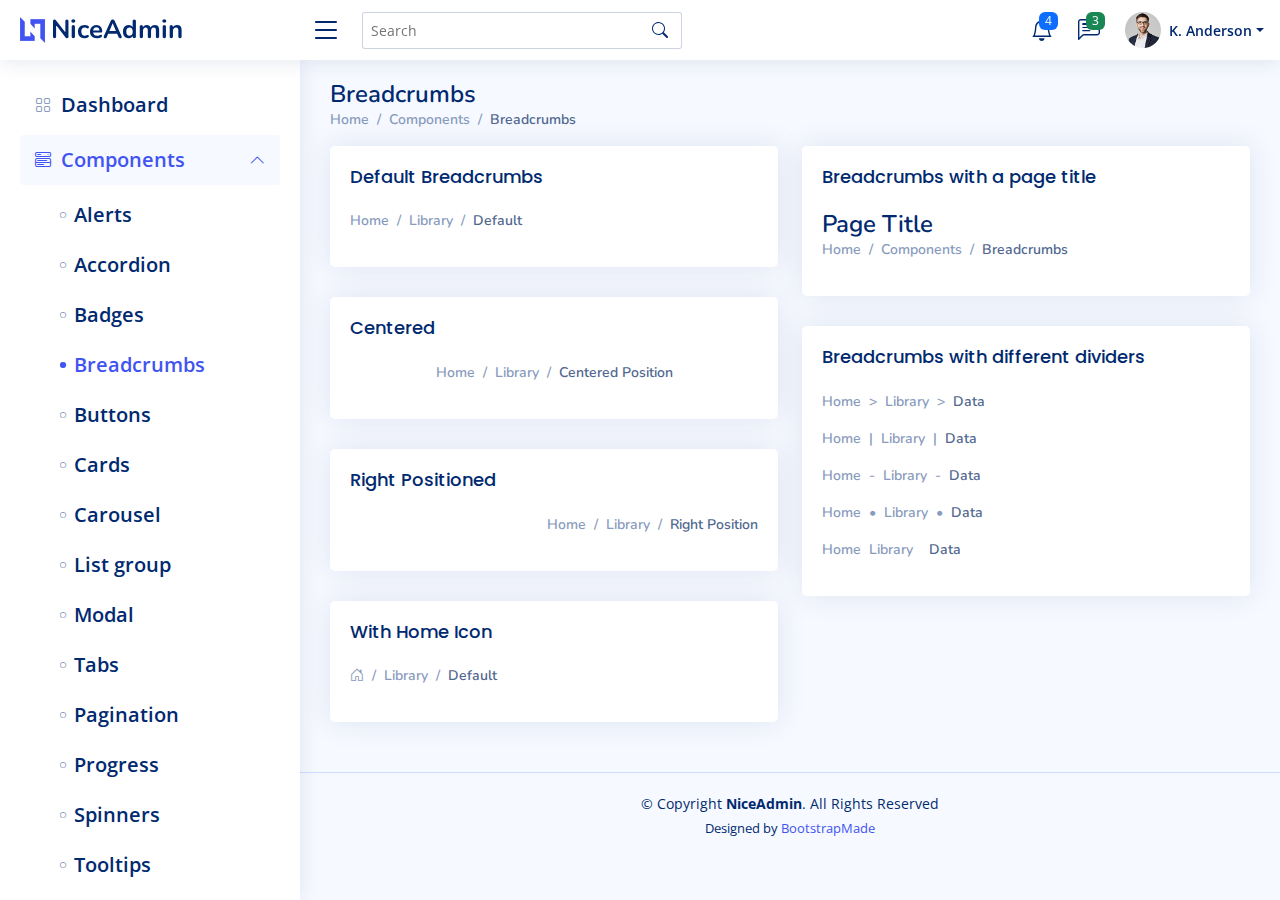
<file: templates/land_management/components-breadcrumbs.html>
<!DOCTYPE html>
<html lang="en">

<head>
  <meta charset="utf-8">
  <meta content="width=device-width, initial-scale=1.0" name="viewport">

  <title>Components / Breadcrumbs - NiceAdmin Bootstrap Template</title>
  <meta content="" name="description">
  <meta content="" name="keywords">

  <!-- Favicons -->
  <link href="assets/img/favicon.png" rel="icon">
  <link href="assets/img/apple-touch-icon.png" rel="apple-touch-icon">

  <!-- Google Fonts -->
  <link href="https://fonts.gstatic.com" rel="preconnect">
  <link href="https://fonts.googleapis.com/css?family=Open+Sans:300,300i,400,400i,600,600i,700,700i|Nunito:300,300i,400,400i,600,600i,700,700i|Poppins:300,300i,400,400i,500,500i,600,600i,700,700i" rel="stylesheet">

  <!-- Vendor CSS Files -->
  <link href="assets/vendor/bootstrap/css/bootstrap.min.css" rel="stylesheet">
  <link href="assets/vendor/bootstrap-icons/bootstrap-icons.css" rel="stylesheet">
  <link href="assets/vendor/boxicons/css/boxicons.min.css" rel="stylesheet">
  <link href="assets/vendor/quill/quill.snow.css" rel="stylesheet">
  <link href="assets/vendor/quill/quill.bubble.css" rel="stylesheet">
  <link href="assets/vendor/remixicon/remixicon.css" rel="stylesheet">
  <link href="assets/vendor/simple-datatables/style.css" rel="stylesheet">

  <!-- Template Main CSS File -->
  <link href="assets/css/style.css" rel="stylesheet">

  <!-- =======================================================
  * Template Name: NiceAdmin
  * Template URL: https://bootstrapmade.com/nice-admin-bootstrap-admin-html-template/
  * Updated: Apr 20 2024 with Bootstrap v5.3.3
  * Author: BootstrapMade.com
  * License: https://bootstrapmade.com/license/
  ======================================================== -->
</head>

<body>

  <!-- ======= Header ======= -->
  <header id="header" class="header fixed-top d-flex align-items-center">

    <div class="d-flex align-items-center justify-content-between">
      <a href="index.html" class="logo d-flex align-items-center">
        <img src="assets/img/logo.png" alt="">
        <span class="d-none d-lg-block">NiceAdmin</span>
      </a>
      <i class="bi bi-list toggle-sidebar-btn"></i>
    </div><!-- End Logo -->

    <div class="search-bar">
      <form class="search-form d-flex align-items-center" method="POST" action="#">
        <input type="text" name="query" placeholder="Search" title="Enter search keyword">
        <button type="submit" title="Search"><i class="bi bi-search"></i></button>
      </form>
    </div><!-- End Search Bar -->

    <nav class="header-nav ms-auto">
      <ul class="d-flex align-items-center">

        <li class="nav-item d-block d-lg-none">
          <a class="nav-link nav-icon search-bar-toggle " href="#">
            <i class="bi bi-search"></i>
          </a>
        </li><!-- End Search Icon-->

        <li class="nav-item dropdown">

          <a class="nav-link nav-icon" href="#" data-bs-toggle="dropdown">
            <i class="bi bi-bell"></i>
            <span class="badge bg-primary badge-number">4</span>
          </a><!-- End Notification Icon -->

          <ul class="dropdown-menu dropdown-menu-end dropdown-menu-arrow notifications">
            <li class="dropdown-header">
              You have 4 new notifications
              <a href="#"><span class="badge rounded-pill bg-primary p-2 ms-2">View all</span></a>
            </li>
            <li>
              <hr class="dropdown-divider">
            </li>

            <li class="notification-item">
              <i class="bi bi-exclamation-circle text-warning"></i>
              <div>
                <h4>Lorem Ipsum</h4>
                <p>Quae dolorem earum veritatis oditseno</p>
                <p>30 min. ago</p>
              </div>
            </li>

            <li>
              <hr class="dropdown-divider">
            </li>

            <li class="notification-item">
              <i class="bi bi-x-circle text-danger"></i>
              <div>
                <h4>Atque rerum nesciunt</h4>
                <p>Quae dolorem earum veritatis oditseno</p>
                <p>1 hr. ago</p>
              </div>
            </li>

            <li>
              <hr class="dropdown-divider">
            </li>

            <li class="notification-item">
              <i class="bi bi-check-circle text-success"></i>
              <div>
                <h4>Sit rerum fuga</h4>
                <p>Quae dolorem earum veritatis oditseno</p>
                <p>2 hrs. ago</p>
              </div>
            </li>

            <li>
              <hr class="dropdown-divider">
            </li>

            <li class="notification-item">
              <i class="bi bi-info-circle text-primary"></i>
              <div>
                <h4>Dicta reprehenderit</h4>
                <p>Quae dolorem earum veritatis oditseno</p>
                <p>4 hrs. ago</p>
              </div>
            </li>

            <li>
              <hr class="dropdown-divider">
            </li>
            <li class="dropdown-footer">
              <a href="#">Show all notifications</a>
            </li>

          </ul><!-- End Notification Dropdown Items -->

        </li><!-- End Notification Nav -->

        <li class="nav-item dropdown">

          <a class="nav-link nav-icon" href="#" data-bs-toggle="dropdown">
            <i class="bi bi-chat-left-text"></i>
            <span class="badge bg-success badge-number">3</span>
          </a><!-- End Messages Icon -->

          <ul class="dropdown-menu dropdown-menu-end dropdown-menu-arrow messages">
            <li class="dropdown-header">
              You have 3 new messages
              <a href="#"><span class="badge rounded-pill bg-primary p-2 ms-2">View all</span></a>
            </li>
            <li>
              <hr class="dropdown-divider">
            </li>

            <li class="message-item">
              <a href="#">
                <img src="assets/img/messages-1.jpg" alt="" class="rounded-circle">
                <div>
                  <h4>Maria Hudson</h4>
                  <p>Velit asperiores et ducimus soluta repudiandae labore officia est ut...</p>
                  <p>4 hrs. ago</p>
                </div>
              </a>
            </li>
            <li>
              <hr class="dropdown-divider">
            </li>

            <li class="message-item">
              <a href="#">
                <img src="assets/img/messages-2.jpg" alt="" class="rounded-circle">
                <div>
                  <h4>Anna Nelson</h4>
                  <p>Velit asperiores et ducimus soluta repudiandae labore officia est ut...</p>
                  <p>6 hrs. ago</p>
                </div>
              </a>
            </li>
            <li>
              <hr class="dropdown-divider">
            </li>

            <li class="message-item">
              <a href="#">
                <img src="assets/img/messages-3.jpg" alt="" class="rounded-circle">
                <div>
                  <h4>David Muldon</h4>
                  <p>Velit asperiores et ducimus soluta repudiandae labore officia est ut...</p>
                  <p>8 hrs. ago</p>
                </div>
              </a>
            </li>
            <li>
              <hr class="dropdown-divider">
            </li>

            <li class="dropdown-footer">
              <a href="#">Show all messages</a>
            </li>

          </ul><!-- End Messages Dropdown Items -->

        </li><!-- End Messages Nav -->

        <li class="nav-item dropdown pe-3">

          <a class="nav-link nav-profile d-flex align-items-center pe-0" href="#" data-bs-toggle="dropdown">
            <img src="assets/img/profile-img.jpg" alt="Profile" class="rounded-circle">
            <span class="d-none d-md-block dropdown-toggle ps-2">K. Anderson</span>
          </a><!-- End Profile Iamge Icon -->

          <ul class="dropdown-menu dropdown-menu-end dropdown-menu-arrow profile">
            <li class="dropdown-header">
              <h6>Kevin Anderson</h6>
              <span>Web Designer</span>
            </li>
            <li>
              <hr class="dropdown-divider">
            </li>

            <li>
              <a class="dropdown-item d-flex align-items-center" href="users-profile.html">
                <i class="bi bi-person"></i>
                <span>My Profile</span>
              </a>
            </li>
            <li>
              <hr class="dropdown-divider">
            </li>

            <li>
              <a class="dropdown-item d-flex align-items-center" href="users-profile.html">
                <i class="bi bi-gear"></i>
                <span>Account Settings</span>
              </a>
            </li>
            <li>
              <hr class="dropdown-divider">
            </li>

            <li>
              <a class="dropdown-item d-flex align-items-center" href="pages-faq.html">
                <i class="bi bi-question-circle"></i>
                <span>Need Help?</span>
              </a>
            </li>
            <li>
              <hr class="dropdown-divider">
            </li>

            <li>
              <a class="dropdown-item d-flex align-items-center" href="#">
                <i class="bi bi-box-arrow-right"></i>
                <span>Sign Out</span>
              </a>
            </li>

          </ul><!-- End Profile Dropdown Items -->
        </li><!-- End Profile Nav -->

      </ul>
    </nav><!-- End Icons Navigation -->

  </header><!-- End Header -->

  <!-- ======= Sidebar ======= -->
  <aside id="sidebar" class="sidebar">

    <ul class="sidebar-nav" id="sidebar-nav">

      <li class="nav-item">
        <a class="nav-link collapsed" href="index.html">
          <i class="bi bi-grid"></i>
          <span>Dashboard</span>
        </a>
      </li><!-- End Dashboard Nav -->

      <li class="nav-item">
        <a class="nav-link " data-bs-target="#components-nav" data-bs-toggle="collapse" href="#">
          <i class="bi bi-menu-button-wide"></i><span>Components</span><i class="bi bi-chevron-down ms-auto"></i>
        </a>
        <ul id="components-nav" class="nav-content collapse show" data-bs-parent="#sidebar-nav">
          <li>
            <a href="components-alerts.html">
              <i class="bi bi-circle"></i><span>Alerts</span>
            </a>
          </li>
          <li>
            <a href="components-accordion.html">
              <i class="bi bi-circle"></i><span>Accordion</span>
            </a>
          </li>
          <li>
            <a href="components-badges.html">
              <i class="bi bi-circle"></i><span>Badges</span>
            </a>
          </li>
          <li>
            <a href="components-breadcrumbs.html" class="active">
              <i class="bi bi-circle"></i><span>Breadcrumbs</span>
            </a>
          </li>
          <li>
            <a href="components-buttons.html">
              <i class="bi bi-circle"></i><span>Buttons</span>
            </a>
          </li>
          <li>
            <a href="components-cards.html">
              <i class="bi bi-circle"></i><span>Cards</span>
            </a>
          </li>
          <li>
            <a href="components-carousel.html">
              <i class="bi bi-circle"></i><span>Carousel</span>
            </a>
          </li>
          <li>
            <a href="components-list-group.html">
              <i class="bi bi-circle"></i><span>List group</span>
            </a>
          </li>
          <li>
            <a href="components-modal.html">
              <i class="bi bi-circle"></i><span>Modal</span>
            </a>
          </li>
          <li>
            <a href="components-tabs.html">
              <i class="bi bi-circle"></i><span>Tabs</span>
            </a>
          </li>
          <li>
            <a href="components-pagination.html">
              <i class="bi bi-circle"></i><span>Pagination</span>
            </a>
          </li>
          <li>
            <a href="components-progress.html">
              <i class="bi bi-circle"></i><span>Progress</span>
            </a>
          </li>
          <li>
            <a href="components-spinners.html">
              <i class="bi bi-circle"></i><span>Spinners</span>
            </a>
          </li>
          <li>
            <a href="components-tooltips.html">
              <i class="bi bi-circle"></i><span>Tooltips</span>
            </a>
          </li>
        </ul>
      </li><!-- End Components Nav -->

      <li class="nav-item">
        <a class="nav-link collapsed" data-bs-target="#forms-nav" data-bs-toggle="collapse" href="#">
          <i class="bi bi-journal-text"></i><span>Forms</span><i class="bi bi-chevron-down ms-auto"></i>
        </a>
        <ul id="forms-nav" class="nav-content collapse " data-bs-parent="#sidebar-nav">
          <li>
            <a href="forms-elements.html">
              <i class="bi bi-circle"></i><span>Form Elements</span>
            </a>
          </li>
          <li>
            <a href="forms-layouts.html">
              <i class="bi bi-circle"></i><span>Form Layouts</span>
            </a>
          </li>
          <li>
            <a href="forms-editors.html">
              <i class="bi bi-circle"></i><span>Form Editors</span>
            </a>
          </li>
          <li>
            <a href="forms-validation.html">
              <i class="bi bi-circle"></i><span>Form Validation</span>
            </a>
          </li>
        </ul>
      </li><!-- End Forms Nav -->

      <li class="nav-item">
        <a class="nav-link collapsed" data-bs-target="#tables-nav" data-bs-toggle="collapse" href="#">
          <i class="bi bi-layout-text-window-reverse"></i><span>Tables</span><i class="bi bi-chevron-down ms-auto"></i>
        </a>
        <ul id="tables-nav" class="nav-content collapse " data-bs-parent="#sidebar-nav">
          <li>
            <a href="tables-general.html">
              <i class="bi bi-circle"></i><span>General Tables</span>
            </a>
          </li>
          <li>
            <a href="tables-data.html">
              <i class="bi bi-circle"></i><span>Data Tables</span>
            </a>
          </li>
        </ul>
      </li><!-- End Tables Nav -->

      <li class="nav-item">
        <a class="nav-link collapsed" data-bs-target="#charts-nav" data-bs-toggle="collapse" href="#">
          <i class="bi bi-bar-chart"></i><span>Charts</span><i class="bi bi-chevron-down ms-auto"></i>
        </a>
        <ul id="charts-nav" class="nav-content collapse " data-bs-parent="#sidebar-nav">
          <li>
            <a href="charts-chartjs.html">
              <i class="bi bi-circle"></i><span>Chart.js</span>
            </a>
          </li>
          <li>
            <a href="charts-apexcharts.html">
              <i class="bi bi-circle"></i><span>ApexCharts</span>
            </a>
          </li>
          <li>
            <a href="charts-echarts.html">
              <i class="bi bi-circle"></i><span>ECharts</span>
            </a>
          </li>
        </ul>
      </li><!-- End Charts Nav -->

      <li class="nav-item">
        <a class="nav-link collapsed" data-bs-target="#icons-nav" data-bs-toggle="collapse" href="#">
          <i class="bi bi-gem"></i><span>Icons</span><i class="bi bi-chevron-down ms-auto"></i>
        </a>
        <ul id="icons-nav" class="nav-content collapse " data-bs-parent="#sidebar-nav">
          <li>
            <a href="icons-bootstrap.html">
              <i class="bi bi-circle"></i><span>Bootstrap Icons</span>
            </a>
          </li>
          <li>
            <a href="icons-remix.html">
              <i class="bi bi-circle"></i><span>Remix Icons</span>
            </a>
          </li>
          <li>
            <a href="icons-boxicons.html">
              <i class="bi bi-circle"></i><span>Boxicons</span>
            </a>
          </li>
        </ul>
      </li><!-- End Icons Nav -->

      <li class="nav-heading">Pages</li>

      <li class="nav-item">
        <a class="nav-link collapsed" href="users-profile.html">
          <i class="bi bi-person"></i>
          <span>Profile</span>
        </a>
      </li><!-- End Profile Page Nav -->

      <li class="nav-item">
        <a class="nav-link collapsed" href="pages-faq.html">
          <i class="bi bi-question-circle"></i>
          <span>F.A.Q</span>
        </a>
      </li><!-- End F.A.Q Page Nav -->

      <li class="nav-item">
        <a class="nav-link collapsed" href="pages-contact.html">
          <i class="bi bi-envelope"></i>
          <span>Contact</span>
        </a>
      </li><!-- End Contact Page Nav -->

      <li class="nav-item">
        <a class="nav-link collapsed" href="pages-register.html">
          <i class="bi bi-card-list"></i>
          <span>Register</span>
        </a>
      </li><!-- End Register Page Nav -->

      <li class="nav-item">
        <a class="nav-link collapsed" href="pages-login.html">
          <i class="bi bi-box-arrow-in-right"></i>
          <span>Login</span>
        </a>
      </li><!-- End Login Page Nav -->

      <li class="nav-item">
        <a class="nav-link collapsed" href="pages-error-404.html">
          <i class="bi bi-dash-circle"></i>
          <span>Error 404</span>
        </a>
      </li><!-- End Error 404 Page Nav -->

      <li class="nav-item">
        <a class="nav-link collapsed" href="pages-blank.html">
          <i class="bi bi-file-earmark"></i>
          <span>Blank</span>
        </a>
      </li><!-- End Blank Page Nav -->

    </ul>

  </aside><!-- End Sidebar-->

  <main id="main" class="main">

    <div class="pagetitle">
      <h1>Breadcrumbs</h1>
      <nav>
        <ol class="breadcrumb">
          <li class="breadcrumb-item"><a href="index.html">Home</a></li>
          <li class="breadcrumb-item">Components</li>
          <li class="breadcrumb-item active">Breadcrumbs</li>
        </ol>
      </nav>
    </div><!-- End Page Title -->

    <section class="section">
      <div class="row">
        <div class="col-lg-6">

          <div class="card">
            <div class="card-body">
              <h5 class="card-title">Default Breadcrumbs</h5>

              <nav>
                <ol class="breadcrumb">
                  <li class="breadcrumb-item"><a href="index.html">Home</a></li>
                  <li class="breadcrumb-item"><a href="#">Library</a></li>
                  <li class="breadcrumb-item active">Default</li>
                </ol>
              </nav>
            </div>
          </div>

          <div class="card">
            <div class="card-body">
              <h5 class="card-title">Centered</h5>

              <nav class="d-flex justify-content-center">
                <ol class="breadcrumb">
                  <li class="breadcrumb-item"><a href="index.html">Home</a></li>
                  <li class="breadcrumb-item"><a href="#">Library</a></li>
                  <li class="breadcrumb-item active">Centered Position</li>
                </ol>
              </nav>
            </div>
          </div>

          <div class="card">
            <div class="card-body">
              <h5 class="card-title">Right Positioned</h5>

              <nav class="d-flex justify-content-end">
                <ol class="breadcrumb">
                  <li class="breadcrumb-item"><a href="index.html">Home</a></li>
                  <li class="breadcrumb-item"><a href="#">Library</a></li>
                  <li class="breadcrumb-item active">Right Position</li>
                </ol>
              </nav>
            </div>
          </div>

          <div class="card">
            <div class="card-body">
              <h5 class="card-title">With Home Icon</h5>

              <nav>
                <ol class="breadcrumb">
                  <li class="breadcrumb-item"><a href="index.html"><i class="bi bi-house-door"></i></a></li>
                  <li class="breadcrumb-item"><a href="#">Library</a></li>
                  <li class="breadcrumb-item active">Default</li>
                </ol>
              </nav>
            </div>
          </div>

        </div>

        <div class="col-lg-6">

          <div class="card">
            <div class="card-body">
              <h5 class="card-title">Breadcrumbs with a page title</h5>

              <div class="pagetitle">
                <h1>Page Title</h1>
                <nav>
                  <ol class="breadcrumb">
                    <li class="breadcrumb-item"><a href="index.html">Home</a></li>
                    <li class="breadcrumb-item">Components</li>
                    <li class="breadcrumb-item active">Breadcrumbs</li>
                  </ol>
                </nav>
              </div><!-- End Breadcrumbs with a page title -->

            </div>
          </div>

          <div class="card">
            <div class="card-body">
              <h5 class="card-title">Breadcrumbs with different dividers</h5>

              <nav style="--bs-breadcrumb-divider: '>';">
                <ol class="breadcrumb">
                  <li class="breadcrumb-item"><a href="index.html">Home</a></li>
                  <li class="breadcrumb-item"><a href="#">Library</a></li>
                  <li class="breadcrumb-item active">Data</li>
                </ol>
              </nav>

              <nav style="--bs-breadcrumb-divider: '|';">
                <ol class="breadcrumb">
                  <li class="breadcrumb-item"><a href="index.html">Home</a></li>
                  <li class="breadcrumb-item"><a href="#">Library</a></li>
                  <li class="breadcrumb-item active">Data</li>
                </ol>
              </nav>

              <nav style="--bs-breadcrumb-divider: '-';">
                <ol class="breadcrumb">
                  <li class="breadcrumb-item"><a href="index.html">Home</a></li>
                  <li class="breadcrumb-item"><a href="#">Library</a></li>
                  <li class="breadcrumb-item active">Data</li>
                </ol>
              </nav>

              <nav style="--bs-breadcrumb-divider: '•';">
                <ol class="breadcrumb">
                  <li class="breadcrumb-item"><a href="index.html">Home</a></li>
                  <li class="breadcrumb-item"><a href="#">Library</a></li>
                  <li class="breadcrumb-item active">Data</li>
                </ol>
              </nav>

              <nav style="--bs-breadcrumb-divider: '';">
                <ol class="breadcrumb">
                  <li class="breadcrumb-item"><a href="index.html">Home</a></li>
                  <li class="breadcrumb-item"><a href="#">Library</a></li>
                  <li class="breadcrumb-item active">Data</li>
                </ol>
              </nav>

            </div>
          </div>

        </div>
      </div>
    </section>

  </main><!-- End #main -->

  <!-- ======= Footer ======= -->
  <footer id="footer" class="footer">
    <div class="copyright">
      &copy; Copyright <strong><span>NiceAdmin</span></strong>. All Rights Reserved
    </div>
    <div class="credits">
      <!-- All the links in the footer should remain intact. -->
      <!-- You can delete the links only if you purchased the pro version. -->
      <!-- Licensing information: https://bootstrapmade.com/license/ -->
      <!-- Purchase the pro version with working PHP/AJAX contact form: https://bootstrapmade.com/nice-admin-bootstrap-admin-html-template/ -->
      Designed by <a href="https://bootstrapmade.com/">BootstrapMade</a>
    </div>
  </footer><!-- End Footer -->

  <a href="#" class="back-to-top d-flex align-items-center justify-content-center"><i class="bi bi-arrow-up-short"></i></a>

  <!-- Vendor JS Files -->
  <script src="assets/vendor/apexcharts/apexcharts.min.js"></script>
  <script src="assets/vendor/bootstrap/js/bootstrap.bundle.min.js"></script>
  <script src="assets/vendor/chart.js/chart.umd.js"></script>
  <script src="assets/vendor/echarts/echarts.min.js"></script>
  <script src="assets/vendor/quill/quill.js"></script>
  <script src="assets/vendor/simple-datatables/simple-datatables.js"></script>
  <script src="assets/vendor/tinymce/tinymce.min.js"></script>
  <script src="assets/vendor/php-email-form/validate.js"></script>

  <!-- Template Main JS File -->
  <script src="assets/js/main.js"></script>

</body>

</html>
</file>
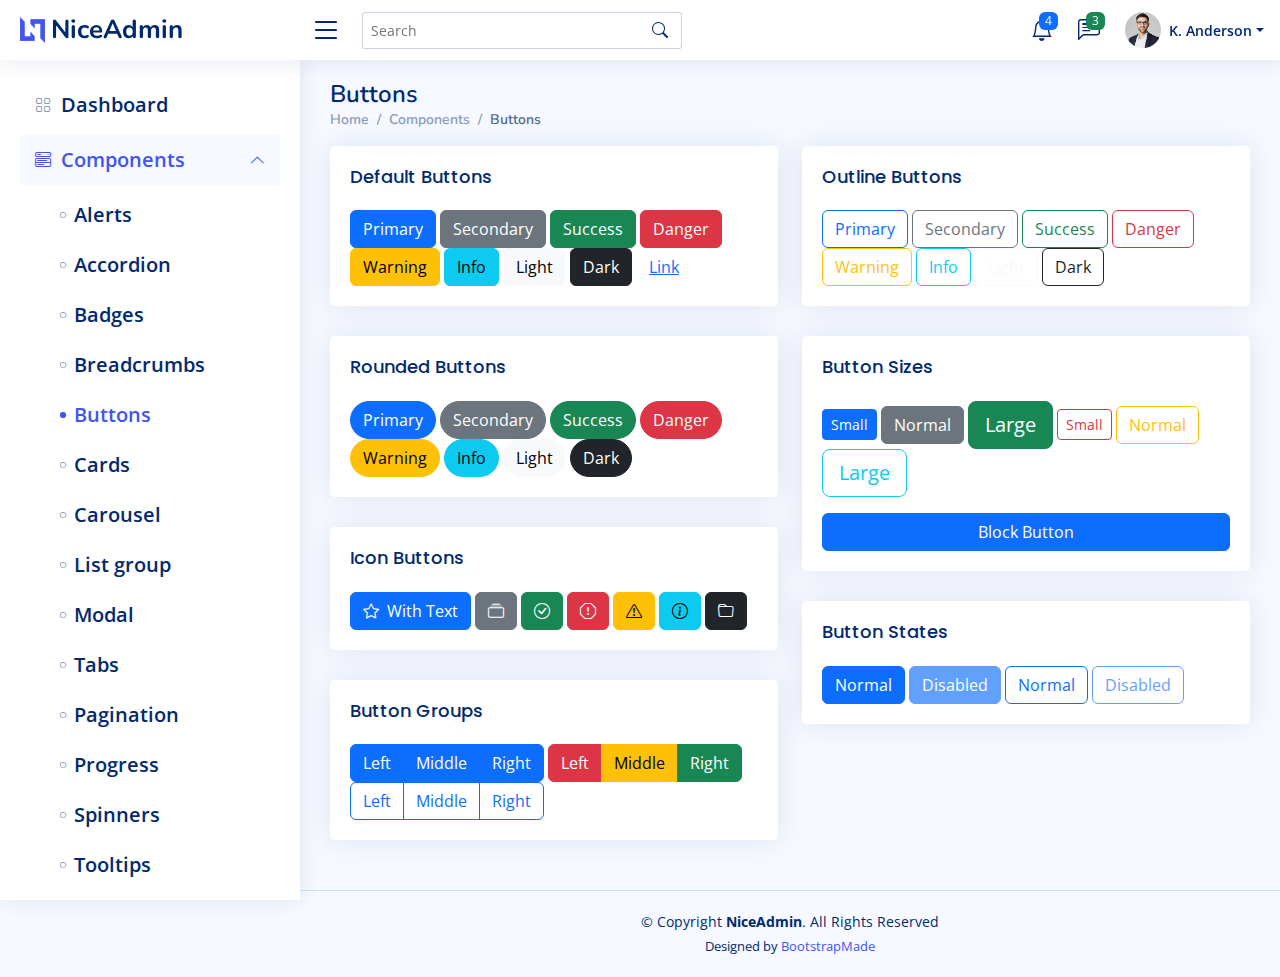
<file: templates/land_management/components-buttons.html>
<!DOCTYPE html>
<html lang="en">

<head>
  <meta charset="utf-8">
  <meta content="width=device-width, initial-scale=1.0" name="viewport">

  <title>Components / Buttons - NiceAdmin Bootstrap Template</title>
  <meta content="" name="description">
  <meta content="" name="keywords">

  <!-- Favicons -->
  <link href="assets/img/favicon.png" rel="icon">
  <link href="assets/img/apple-touch-icon.png" rel="apple-touch-icon">

  <!-- Google Fonts -->
  <link href="https://fonts.gstatic.com" rel="preconnect">
  <link href="https://fonts.googleapis.com/css?family=Open+Sans:300,300i,400,400i,600,600i,700,700i|Nunito:300,300i,400,400i,600,600i,700,700i|Poppins:300,300i,400,400i,500,500i,600,600i,700,700i" rel="stylesheet">

  <!-- Vendor CSS Files -->
  <link href="assets/vendor/bootstrap/css/bootstrap.min.css" rel="stylesheet">
  <link href="assets/vendor/bootstrap-icons/bootstrap-icons.css" rel="stylesheet">
  <link href="assets/vendor/boxicons/css/boxicons.min.css" rel="stylesheet">
  <link href="assets/vendor/quill/quill.snow.css" rel="stylesheet">
  <link href="assets/vendor/quill/quill.bubble.css" rel="stylesheet">
  <link href="assets/vendor/remixicon/remixicon.css" rel="stylesheet">
  <link href="assets/vendor/simple-datatables/style.css" rel="stylesheet">

  <!-- Template Main CSS File -->
  <link href="assets/css/style.css" rel="stylesheet">

  <!-- =======================================================
  * Template Name: NiceAdmin
  * Template URL: https://bootstrapmade.com/nice-admin-bootstrap-admin-html-template/
  * Updated: Apr 20 2024 with Bootstrap v5.3.3
  * Author: BootstrapMade.com
  * License: https://bootstrapmade.com/license/
  ======================================================== -->
</head>

<body>

  <!-- ======= Header ======= -->
  <header id="header" class="header fixed-top d-flex align-items-center">

    <div class="d-flex align-items-center justify-content-between">
      <a href="index.html" class="logo d-flex align-items-center">
        <img src="assets/img/logo.png" alt="">
        <span class="d-none d-lg-block">NiceAdmin</span>
      </a>
      <i class="bi bi-list toggle-sidebar-btn"></i>
    </div><!-- End Logo -->

    <div class="search-bar">
      <form class="search-form d-flex align-items-center" method="POST" action="#">
        <input type="text" name="query" placeholder="Search" title="Enter search keyword">
        <button type="submit" title="Search"><i class="bi bi-search"></i></button>
      </form>
    </div><!-- End Search Bar -->

    <nav class="header-nav ms-auto">
      <ul class="d-flex align-items-center">

        <li class="nav-item d-block d-lg-none">
          <a class="nav-link nav-icon search-bar-toggle " href="#">
            <i class="bi bi-search"></i>
          </a>
        </li><!-- End Search Icon-->

        <li class="nav-item dropdown">

          <a class="nav-link nav-icon" href="#" data-bs-toggle="dropdown">
            <i class="bi bi-bell"></i>
            <span class="badge bg-primary badge-number">4</span>
          </a><!-- End Notification Icon -->

          <ul class="dropdown-menu dropdown-menu-end dropdown-menu-arrow notifications">
            <li class="dropdown-header">
              You have 4 new notifications
              <a href="#"><span class="badge rounded-pill bg-primary p-2 ms-2">View all</span></a>
            </li>
            <li>
              <hr class="dropdown-divider">
            </li>

            <li class="notification-item">
              <i class="bi bi-exclamation-circle text-warning"></i>
              <div>
                <h4>Lorem Ipsum</h4>
                <p>Quae dolorem earum veritatis oditseno</p>
                <p>30 min. ago</p>
              </div>
            </li>

            <li>
              <hr class="dropdown-divider">
            </li>

            <li class="notification-item">
              <i class="bi bi-x-circle text-danger"></i>
              <div>
                <h4>Atque rerum nesciunt</h4>
                <p>Quae dolorem earum veritatis oditseno</p>
                <p>1 hr. ago</p>
              </div>
            </li>

            <li>
              <hr class="dropdown-divider">
            </li>

            <li class="notification-item">
              <i class="bi bi-check-circle text-success"></i>
              <div>
                <h4>Sit rerum fuga</h4>
                <p>Quae dolorem earum veritatis oditseno</p>
                <p>2 hrs. ago</p>
              </div>
            </li>

            <li>
              <hr class="dropdown-divider">
            </li>

            <li class="notification-item">
              <i class="bi bi-info-circle text-primary"></i>
              <div>
                <h4>Dicta reprehenderit</h4>
                <p>Quae dolorem earum veritatis oditseno</p>
                <p>4 hrs. ago</p>
              </div>
            </li>

            <li>
              <hr class="dropdown-divider">
            </li>
            <li class="dropdown-footer">
              <a href="#">Show all notifications</a>
            </li>

          </ul><!-- End Notification Dropdown Items -->

        </li><!-- End Notification Nav -->

        <li class="nav-item dropdown">

          <a class="nav-link nav-icon" href="#" data-bs-toggle="dropdown">
            <i class="bi bi-chat-left-text"></i>
            <span class="badge bg-success badge-number">3</span>
          </a><!-- End Messages Icon -->

          <ul class="dropdown-menu dropdown-menu-end dropdown-menu-arrow messages">
            <li class="dropdown-header">
              You have 3 new messages
              <a href="#"><span class="badge rounded-pill bg-primary p-2 ms-2">View all</span></a>
            </li>
            <li>
              <hr class="dropdown-divider">
            </li>

            <li class="message-item">
              <a href="#">
                <img src="assets/img/messages-1.jpg" alt="" class="rounded-circle">
                <div>
                  <h4>Maria Hudson</h4>
                  <p>Velit asperiores et ducimus soluta repudiandae labore officia est ut...</p>
                  <p>4 hrs. ago</p>
                </div>
              </a>
            </li>
            <li>
              <hr class="dropdown-divider">
            </li>

            <li class="message-item">
              <a href="#">
                <img src="assets/img/messages-2.jpg" alt="" class="rounded-circle">
                <div>
                  <h4>Anna Nelson</h4>
                  <p>Velit asperiores et ducimus soluta repudiandae labore officia est ut...</p>
                  <p>6 hrs. ago</p>
                </div>
              </a>
            </li>
            <li>
              <hr class="dropdown-divider">
            </li>

            <li class="message-item">
              <a href="#">
                <img src="assets/img/messages-3.jpg" alt="" class="rounded-circle">
                <div>
                  <h4>David Muldon</h4>
                  <p>Velit asperiores et ducimus soluta repudiandae labore officia est ut...</p>
                  <p>8 hrs. ago</p>
                </div>
              </a>
            </li>
            <li>
              <hr class="dropdown-divider">
            </li>

            <li class="dropdown-footer">
              <a href="#">Show all messages</a>
            </li>

          </ul><!-- End Messages Dropdown Items -->

        </li><!-- End Messages Nav -->

        <li class="nav-item dropdown pe-3">

          <a class="nav-link nav-profile d-flex align-items-center pe-0" href="#" data-bs-toggle="dropdown">
            <img src="assets/img/profile-img.jpg" alt="Profile" class="rounded-circle">
            <span class="d-none d-md-block dropdown-toggle ps-2">K. Anderson</span>
          </a><!-- End Profile Iamge Icon -->

          <ul class="dropdown-menu dropdown-menu-end dropdown-menu-arrow profile">
            <li class="dropdown-header">
              <h6>Kevin Anderson</h6>
              <span>Web Designer</span>
            </li>
            <li>
              <hr class="dropdown-divider">
            </li>

            <li>
              <a class="dropdown-item d-flex align-items-center" href="users-profile.html">
                <i class="bi bi-person"></i>
                <span>My Profile</span>
              </a>
            </li>
            <li>
              <hr class="dropdown-divider">
            </li>

            <li>
              <a class="dropdown-item d-flex align-items-center" href="users-profile.html">
                <i class="bi bi-gear"></i>
                <span>Account Settings</span>
              </a>
            </li>
            <li>
              <hr class="dropdown-divider">
            </li>

            <li>
              <a class="dropdown-item d-flex align-items-center" href="pages-faq.html">
                <i class="bi bi-question-circle"></i>
                <span>Need Help?</span>
              </a>
            </li>
            <li>
              <hr class="dropdown-divider">
            </li>

            <li>
              <a class="dropdown-item d-flex align-items-center" href="#">
                <i class="bi bi-box-arrow-right"></i>
                <span>Sign Out</span>
              </a>
            </li>

          </ul><!-- End Profile Dropdown Items -->
        </li><!-- End Profile Nav -->

      </ul>
    </nav><!-- End Icons Navigation -->

  </header><!-- End Header -->

  <!-- ======= Sidebar ======= -->
  <aside id="sidebar" class="sidebar">

    <ul class="sidebar-nav" id="sidebar-nav">

      <li class="nav-item">
        <a class="nav-link collapsed" href="index.html">
          <i class="bi bi-grid"></i>
          <span>Dashboard</span>
        </a>
      </li><!-- End Dashboard Nav -->

      <li class="nav-item">
        <a class="nav-link " data-bs-target="#components-nav" data-bs-toggle="collapse" href="#">
          <i class="bi bi-menu-button-wide"></i><span>Components</span><i class="bi bi-chevron-down ms-auto"></i>
        </a>
        <ul id="components-nav" class="nav-content collapse show" data-bs-parent="#sidebar-nav">
          <li>
            <a href="components-alerts.html">
              <i class="bi bi-circle"></i><span>Alerts</span>
            </a>
          </li>
          <li>
            <a href="components-accordion.html">
              <i class="bi bi-circle"></i><span>Accordion</span>
            </a>
          </li>
          <li>
            <a href="components-badges.html">
              <i class="bi bi-circle"></i><span>Badges</span>
            </a>
          </li>
          <li>
            <a href="components-breadcrumbs.html">
              <i class="bi bi-circle"></i><span>Breadcrumbs</span>
            </a>
          </li>
          <li>
            <a href="components-buttons.html" class="active">
              <i class="bi bi-circle"></i><span>Buttons</span>
            </a>
          </li>
          <li>
            <a href="components-cards.html">
              <i class="bi bi-circle"></i><span>Cards</span>
            </a>
          </li>
          <li>
            <a href="components-carousel.html">
              <i class="bi bi-circle"></i><span>Carousel</span>
            </a>
          </li>
          <li>
            <a href="components-list-group.html">
              <i class="bi bi-circle"></i><span>List group</span>
            </a>
          </li>
          <li>
            <a href="components-modal.html">
              <i class="bi bi-circle"></i><span>Modal</span>
            </a>
          </li>
          <li>
            <a href="components-tabs.html">
              <i class="bi bi-circle"></i><span>Tabs</span>
            </a>
          </li>
          <li>
            <a href="components-pagination.html">
              <i class="bi bi-circle"></i><span>Pagination</span>
            </a>
          </li>
          <li>
            <a href="components-progress.html">
              <i class="bi bi-circle"></i><span>Progress</span>
            </a>
          </li>
          <li>
            <a href="components-spinners.html">
              <i class="bi bi-circle"></i><span>Spinners</span>
            </a>
          </li>
          <li>
            <a href="components-tooltips.html">
              <i class="bi bi-circle"></i><span>Tooltips</span>
            </a>
          </li>
        </ul>
      </li><!-- End Components Nav -->

      <li class="nav-item">
        <a class="nav-link collapsed" data-bs-target="#forms-nav" data-bs-toggle="collapse" href="#">
          <i class="bi bi-journal-text"></i><span>Forms</span><i class="bi bi-chevron-down ms-auto"></i>
        </a>
        <ul id="forms-nav" class="nav-content collapse " data-bs-parent="#sidebar-nav">
          <li>
            <a href="forms-elements.html">
              <i class="bi bi-circle"></i><span>Form Elements</span>
            </a>
          </li>
          <li>
            <a href="forms-layouts.html">
              <i class="bi bi-circle"></i><span>Form Layouts</span>
            </a>
          </li>
          <li>
            <a href="forms-editors.html">
              <i class="bi bi-circle"></i><span>Form Editors</span>
            </a>
          </li>
          <li>
            <a href="forms-validation.html">
              <i class="bi bi-circle"></i><span>Form Validation</span>
            </a>
          </li>
        </ul>
      </li><!-- End Forms Nav -->

      <li class="nav-item">
        <a class="nav-link collapsed" data-bs-target="#tables-nav" data-bs-toggle="collapse" href="#">
          <i class="bi bi-layout-text-window-reverse"></i><span>Tables</span><i class="bi bi-chevron-down ms-auto"></i>
        </a>
        <ul id="tables-nav" class="nav-content collapse " data-bs-parent="#sidebar-nav">
          <li>
            <a href="tables-general.html">
              <i class="bi bi-circle"></i><span>General Tables</span>
            </a>
          </li>
          <li>
            <a href="tables-data.html">
              <i class="bi bi-circle"></i><span>Data Tables</span>
            </a>
          </li>
        </ul>
      </li><!-- End Tables Nav -->

      <li class="nav-item">
        <a class="nav-link collapsed" data-bs-target="#charts-nav" data-bs-toggle="collapse" href="#">
          <i class="bi bi-bar-chart"></i><span>Charts</span><i class="bi bi-chevron-down ms-auto"></i>
        </a>
        <ul id="charts-nav" class="nav-content collapse " data-bs-parent="#sidebar-nav">
          <li>
            <a href="charts-chartjs.html">
              <i class="bi bi-circle"></i><span>Chart.js</span>
            </a>
          </li>
          <li>
            <a href="charts-apexcharts.html">
              <i class="bi bi-circle"></i><span>ApexCharts</span>
            </a>
          </li>
          <li>
            <a href="charts-echarts.html">
              <i class="bi bi-circle"></i><span>ECharts</span>
            </a>
          </li>
        </ul>
      </li><!-- End Charts Nav -->

      <li class="nav-item">
        <a class="nav-link collapsed" data-bs-target="#icons-nav" data-bs-toggle="collapse" href="#">
          <i class="bi bi-gem"></i><span>Icons</span><i class="bi bi-chevron-down ms-auto"></i>
        </a>
        <ul id="icons-nav" class="nav-content collapse " data-bs-parent="#sidebar-nav">
          <li>
            <a href="icons-bootstrap.html">
              <i class="bi bi-circle"></i><span>Bootstrap Icons</span>
            </a>
          </li>
          <li>
            <a href="icons-remix.html">
              <i class="bi bi-circle"></i><span>Remix Icons</span>
            </a>
          </li>
          <li>
            <a href="icons-boxicons.html">
              <i class="bi bi-circle"></i><span>Boxicons</span>
            </a>
          </li>
        </ul>
      </li><!-- End Icons Nav -->

      <li class="nav-heading">Pages</li>

      <li class="nav-item">
        <a class="nav-link collapsed" href="users-profile.html">
          <i class="bi bi-person"></i>
          <span>Profile</span>
        </a>
      </li><!-- End Profile Page Nav -->

      <li class="nav-item">
        <a class="nav-link collapsed" href="pages-faq.html">
          <i class="bi bi-question-circle"></i>
          <span>F.A.Q</span>
        </a>
      </li><!-- End F.A.Q Page Nav -->

      <li class="nav-item">
        <a class="nav-link collapsed" href="pages-contact.html">
          <i class="bi bi-envelope"></i>
          <span>Contact</span>
        </a>
      </li><!-- End Contact Page Nav -->

      <li class="nav-item">
        <a class="nav-link collapsed" href="pages-register.html">
          <i class="bi bi-card-list"></i>
          <span>Register</span>
        </a>
      </li><!-- End Register Page Nav -->

      <li class="nav-item">
        <a class="nav-link collapsed" href="pages-login.html">
          <i class="bi bi-box-arrow-in-right"></i>
          <span>Login</span>
        </a>
      </li><!-- End Login Page Nav -->

      <li class="nav-item">
        <a class="nav-link collapsed" href="pages-error-404.html">
          <i class="bi bi-dash-circle"></i>
          <span>Error 404</span>
        </a>
      </li><!-- End Error 404 Page Nav -->

      <li class="nav-item">
        <a class="nav-link collapsed" href="pages-blank.html">
          <i class="bi bi-file-earmark"></i>
          <span>Blank</span>
        </a>
      </li><!-- End Blank Page Nav -->

    </ul>

  </aside><!-- End Sidebar-->

  <main id="main" class="main">

    <div class="pagetitle">
      <h1>Buttons</h1>
      <nav>
        <ol class="breadcrumb">
          <li class="breadcrumb-item"><a href="index.html">Home</a></li>
          <li class="breadcrumb-item">Components</li>
          <li class="breadcrumb-item active">Buttons</li>
        </ol>
      </nav>
    </div><!-- End Page Title -->

    <section class="section">
      <div class="row">
        <div class="col-lg-6">

          <div class="card">
            <div class="card-body">
              <h5 class="card-title">Default Buttons</h5>

              <button type="button" class="btn btn-primary">Primary</button>
              <button type="button" class="btn btn-secondary">Secondary</button>
              <button type="button" class="btn btn-success">Success</button>
              <button type="button" class="btn btn-danger">Danger</button>
              <button type="button" class="btn btn-warning">Warning</button>
              <button type="button" class="btn btn-info">Info</button>
              <button type="button" class="btn btn-light">Light</button>
              <button type="button" class="btn btn-dark">Dark</button>
              <button type="button" class="btn btn-link">Link</button>
            </div>
          </div>

          <div class="card">
            <div class="card-body">
              <h5 class="card-title">Rounded Buttons</h5>

              <button type="button" class="btn btn-primary rounded-pill">Primary</button>
              <button type="button" class="btn btn-secondary rounded-pill">Secondary</button>
              <button type="button" class="btn btn-success rounded-pill">Success</button>
              <button type="button" class="btn btn-danger rounded-pill">Danger</button>
              <button type="button" class="btn btn-warning rounded-pill">Warning</button>
              <button type="button" class="btn btn-info rounded-pill">Info</button>
              <button type="button" class="btn btn-light rounded-pill">Light</button>
              <button type="button" class="btn btn-dark rounded-pill">Dark</button>
            </div>
          </div>

          <div class="card">
            <div class="card-body">
              <h5 class="card-title">Icon Buttons</h5>

              <button type="button" class="btn btn-primary"><i class="bi bi-star me-1"></i> With Text</button>
              <button type="button" class="btn btn-secondary"><i class="bi bi-collection"></i></button>
              <button type="button" class="btn btn-success"><i class="bi bi-check-circle"></i></button>
              <button type="button" class="btn btn-danger"><i class="bi bi-exclamation-octagon"></i></button>
              <button type="button" class="btn btn-warning"><i class="bi bi-exclamation-triangle"></i></button>
              <button type="button" class="btn btn-info"><i class="bi bi-info-circle"></i></button>
              <button type="button" class="btn btn-dark"><i class="bi bi-folder"></i></button>
            </div>
          </div>

          <div class="card">
            <div class="card-body">
              <h5 class="card-title">Button Groups</h5>

              <div class="btn-group" role="group" aria-label="Basic example">
                <button type="button" class="btn btn-primary">Left</button>
                <button type="button" class="btn btn-primary">Middle</button>
                <button type="button" class="btn btn-primary">Right</button>
              </div>

              <div class="btn-group" role="group" aria-label="Basic mixed styles example">
                <button type="button" class="btn btn-danger">Left</button>
                <button type="button" class="btn btn-warning">Middle</button>
                <button type="button" class="btn btn-success">Right</button>
              </div>

              <div class="btn-group" role="group" aria-label="Basic outlined example">
                <button type="button" class="btn btn-outline-primary">Left</button>
                <button type="button" class="btn btn-outline-primary">Middle</button>
                <button type="button" class="btn btn-outline-primary">Right</button>
              </div>

            </div>
          </div>

        </div>

        <div class="col-lg-6">

          <div class="card">
            <div class="card-body">
              <h5 class="card-title">Outline Buttons</h5>

              <button type="button" class="btn btn-outline-primary">Primary</button>
              <button type="button" class="btn btn-outline-secondary">Secondary</button>
              <button type="button" class="btn btn-outline-success">Success</button>
              <button type="button" class="btn btn-outline-danger">Danger</button>
              <button type="button" class="btn btn-outline-warning">Warning</button>
              <button type="button" class="btn btn-outline-info">Info</button>
              <button type="button" class="btn btn-outline-light">Light</button>
              <button type="button" class="btn btn-outline-dark">Dark</button>
            </div>
          </div>

          <div class="card">
            <div class="card-body">
              <h5 class="card-title">Button Sizes</h5>

              <button type="button" class="btn btn-primary btn-sm">Small</button>
              <button type="button" class="btn btn-secondary">Normal</button>
              <button type="button" class="btn btn-success btn-lg">Large</button>

              <button type="button" class="btn btn-outline-danger btn-sm">Small</button>
              <button type="button" class="btn btn-outline-warning">Normal</button>
              <button type="button" class="btn btn-outline-info btn-lg">Large</button>

              <div class="d-grid gap-2 mt-3">
                <button class="btn btn-primary" type="button">Block Button</button>
              </div>

            </div>
          </div>

          <div class="card">
            <div class="card-body">
              <h5 class="card-title">Button States</h5>

              <button type="button" class="btn btn-primary">Normal</button>
              <button type="button" class="btn btn-primary" disabled>Disabled</button>
              <button type="button" class="btn btn-outline-primary">Normal</button>
              <button type="button" class="btn btn-outline-primary" disabled>Disabled</button>
            </div>
          </div>

        </div>
      </div>
    </section>

  </main><!-- End #main -->

  <!-- ======= Footer ======= -->
  <footer id="footer" class="footer">
    <div class="copyright">
      &copy; Copyright <strong><span>NiceAdmin</span></strong>. All Rights Reserved
    </div>
    <div class="credits">
      <!-- All the links in the footer should remain intact. -->
      <!-- You can delete the links only if you purchased the pro version. -->
      <!-- Licensing information: https://bootstrapmade.com/license/ -->
      <!-- Purchase the pro version with working PHP/AJAX contact form: https://bootstrapmade.com/nice-admin-bootstrap-admin-html-template/ -->
      Designed by <a href="https://bootstrapmade.com/">BootstrapMade</a>
    </div>
  </footer><!-- End Footer -->

  <a href="#" class="back-to-top d-flex align-items-center justify-content-center"><i class="bi bi-arrow-up-short"></i></a>

  <!-- Vendor JS Files -->
  <script src="assets/vendor/apexcharts/apexcharts.min.js"></script>
  <script src="assets/vendor/bootstrap/js/bootstrap.bundle.min.js"></script>
  <script src="assets/vendor/chart.js/chart.umd.js"></script>
  <script src="assets/vendor/echarts/echarts.min.js"></script>
  <script src="assets/vendor/quill/quill.js"></script>
  <script src="assets/vendor/simple-datatables/simple-datatables.js"></script>
  <script src="assets/vendor/tinymce/tinymce.min.js"></script>
  <script src="assets/vendor/php-email-form/validate.js"></script>

  <!-- Template Main JS File -->
  <script src="assets/js/main.js"></script>

</body>

</html>
</file>
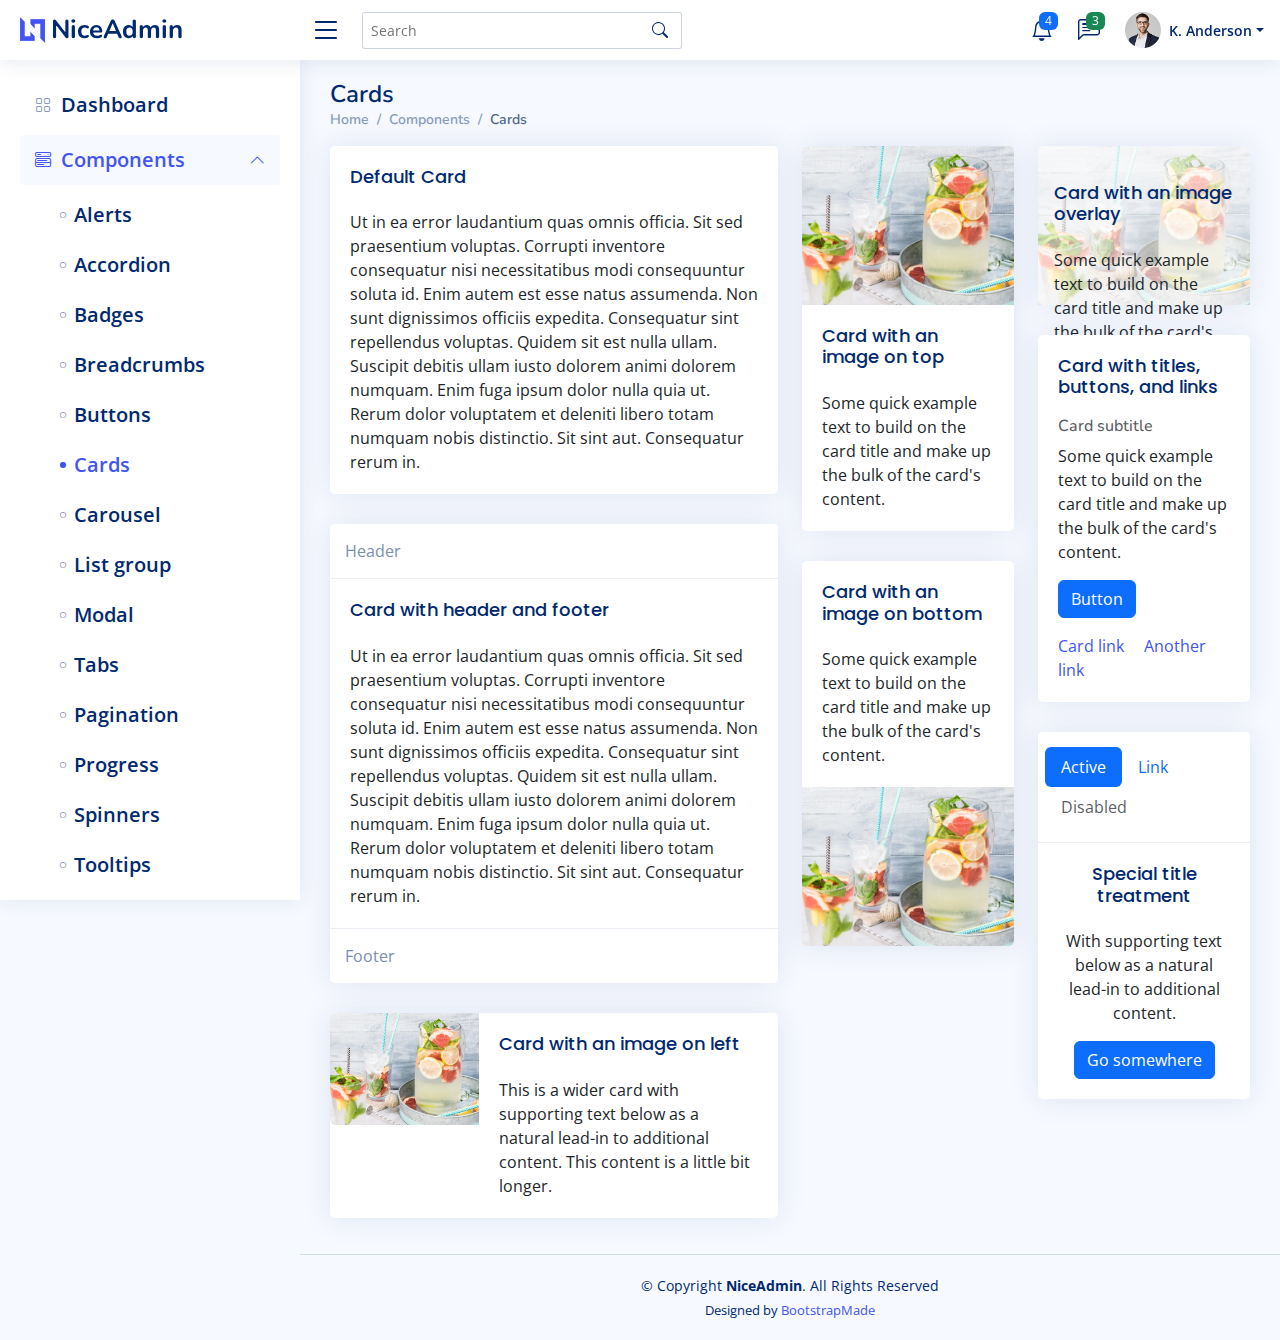
<file: templates/land_management/components-cards.html>
<!DOCTYPE html>
<html lang="en">

<head>
  <meta charset="utf-8">
  <meta content="width=device-width, initial-scale=1.0" name="viewport">

  <title>Components / Cards - NiceAdmin Bootstrap Template</title>
  <meta content="" name="description">
  <meta content="" name="keywords">

  <!-- Favicons -->
  <link href="assets/img/favicon.png" rel="icon">
  <link href="assets/img/apple-touch-icon.png" rel="apple-touch-icon">

  <!-- Google Fonts -->
  <link href="https://fonts.gstatic.com" rel="preconnect">
  <link href="https://fonts.googleapis.com/css?family=Open+Sans:300,300i,400,400i,600,600i,700,700i|Nunito:300,300i,400,400i,600,600i,700,700i|Poppins:300,300i,400,400i,500,500i,600,600i,700,700i" rel="stylesheet">

  <!-- Vendor CSS Files -->
  <link href="assets/vendor/bootstrap/css/bootstrap.min.css" rel="stylesheet">
  <link href="assets/vendor/bootstrap-icons/bootstrap-icons.css" rel="stylesheet">
  <link href="assets/vendor/boxicons/css/boxicons.min.css" rel="stylesheet">
  <link href="assets/vendor/quill/quill.snow.css" rel="stylesheet">
  <link href="assets/vendor/quill/quill.bubble.css" rel="stylesheet">
  <link href="assets/vendor/remixicon/remixicon.css" rel="stylesheet">
  <link href="assets/vendor/simple-datatables/style.css" rel="stylesheet">

  <!-- Template Main CSS File -->
  <link href="assets/css/style.css" rel="stylesheet">

  <!-- =======================================================
  * Template Name: NiceAdmin
  * Template URL: https://bootstrapmade.com/nice-admin-bootstrap-admin-html-template/
  * Updated: Apr 20 2024 with Bootstrap v5.3.3
  * Author: BootstrapMade.com
  * License: https://bootstrapmade.com/license/
  ======================================================== -->
</head>

<body>

  <!-- ======= Header ======= -->
  <header id="header" class="header fixed-top d-flex align-items-center">

    <div class="d-flex align-items-center justify-content-between">
      <a href="index.html" class="logo d-flex align-items-center">
        <img src="assets/img/logo.png" alt="">
        <span class="d-none d-lg-block">NiceAdmin</span>
      </a>
      <i class="bi bi-list toggle-sidebar-btn"></i>
    </div><!-- End Logo -->

    <div class="search-bar">
      <form class="search-form d-flex align-items-center" method="POST" action="#">
        <input type="text" name="query" placeholder="Search" title="Enter search keyword">
        <button type="submit" title="Search"><i class="bi bi-search"></i></button>
      </form>
    </div><!-- End Search Bar -->

    <nav class="header-nav ms-auto">
      <ul class="d-flex align-items-center">

        <li class="nav-item d-block d-lg-none">
          <a class="nav-link nav-icon search-bar-toggle " href="#">
            <i class="bi bi-search"></i>
          </a>
        </li><!-- End Search Icon-->

        <li class="nav-item dropdown">

          <a class="nav-link nav-icon" href="#" data-bs-toggle="dropdown">
            <i class="bi bi-bell"></i>
            <span class="badge bg-primary badge-number">4</span>
          </a><!-- End Notification Icon -->

          <ul class="dropdown-menu dropdown-menu-end dropdown-menu-arrow notifications">
            <li class="dropdown-header">
              You have 4 new notifications
              <a href="#"><span class="badge rounded-pill bg-primary p-2 ms-2">View all</span></a>
            </li>
            <li>
              <hr class="dropdown-divider">
            </li>

            <li class="notification-item">
              <i class="bi bi-exclamation-circle text-warning"></i>
              <div>
                <h4>Lorem Ipsum</h4>
                <p>Quae dolorem earum veritatis oditseno</p>
                <p>30 min. ago</p>
              </div>
            </li>

            <li>
              <hr class="dropdown-divider">
            </li>

            <li class="notification-item">
              <i class="bi bi-x-circle text-danger"></i>
              <div>
                <h4>Atque rerum nesciunt</h4>
                <p>Quae dolorem earum veritatis oditseno</p>
                <p>1 hr. ago</p>
              </div>
            </li>

            <li>
              <hr class="dropdown-divider">
            </li>

            <li class="notification-item">
              <i class="bi bi-check-circle text-success"></i>
              <div>
                <h4>Sit rerum fuga</h4>
                <p>Quae dolorem earum veritatis oditseno</p>
                <p>2 hrs. ago</p>
              </div>
            </li>

            <li>
              <hr class="dropdown-divider">
            </li>

            <li class="notification-item">
              <i class="bi bi-info-circle text-primary"></i>
              <div>
                <h4>Dicta reprehenderit</h4>
                <p>Quae dolorem earum veritatis oditseno</p>
                <p>4 hrs. ago</p>
              </div>
            </li>

            <li>
              <hr class="dropdown-divider">
            </li>
            <li class="dropdown-footer">
              <a href="#">Show all notifications</a>
            </li>

          </ul><!-- End Notification Dropdown Items -->

        </li><!-- End Notification Nav -->

        <li class="nav-item dropdown">

          <a class="nav-link nav-icon" href="#" data-bs-toggle="dropdown">
            <i class="bi bi-chat-left-text"></i>
            <span class="badge bg-success badge-number">3</span>
          </a><!-- End Messages Icon -->

          <ul class="dropdown-menu dropdown-menu-end dropdown-menu-arrow messages">
            <li class="dropdown-header">
              You have 3 new messages
              <a href="#"><span class="badge rounded-pill bg-primary p-2 ms-2">View all</span></a>
            </li>
            <li>
              <hr class="dropdown-divider">
            </li>

            <li class="message-item">
              <a href="#">
                <img src="assets/img/messages-1.jpg" alt="" class="rounded-circle">
                <div>
                  <h4>Maria Hudson</h4>
                  <p>Velit asperiores et ducimus soluta repudiandae labore officia est ut...</p>
                  <p>4 hrs. ago</p>
                </div>
              </a>
            </li>
            <li>
              <hr class="dropdown-divider">
            </li>

            <li class="message-item">
              <a href="#">
                <img src="assets/img/messages-2.jpg" alt="" class="rounded-circle">
                <div>
                  <h4>Anna Nelson</h4>
                  <p>Velit asperiores et ducimus soluta repudiandae labore officia est ut...</p>
                  <p>6 hrs. ago</p>
                </div>
              </a>
            </li>
            <li>
              <hr class="dropdown-divider">
            </li>

            <li class="message-item">
              <a href="#">
                <img src="assets/img/messages-3.jpg" alt="" class="rounded-circle">
                <div>
                  <h4>David Muldon</h4>
                  <p>Velit asperiores et ducimus soluta repudiandae labore officia est ut...</p>
                  <p>8 hrs. ago</p>
                </div>
              </a>
            </li>
            <li>
              <hr class="dropdown-divider">
            </li>

            <li class="dropdown-footer">
              <a href="#">Show all messages</a>
            </li>

          </ul><!-- End Messages Dropdown Items -->

        </li><!-- End Messages Nav -->

        <li class="nav-item dropdown pe-3">

          <a class="nav-link nav-profile d-flex align-items-center pe-0" href="#" data-bs-toggle="dropdown">
            <img src="assets/img/profile-img.jpg" alt="Profile" class="rounded-circle">
            <span class="d-none d-md-block dropdown-toggle ps-2">K. Anderson</span>
          </a><!-- End Profile Iamge Icon -->

          <ul class="dropdown-menu dropdown-menu-end dropdown-menu-arrow profile">
            <li class="dropdown-header">
              <h6>Kevin Anderson</h6>
              <span>Web Designer</span>
            </li>
            <li>
              <hr class="dropdown-divider">
            </li>

            <li>
              <a class="dropdown-item d-flex align-items-center" href="users-profile.html">
                <i class="bi bi-person"></i>
                <span>My Profile</span>
              </a>
            </li>
            <li>
              <hr class="dropdown-divider">
            </li>

            <li>
              <a class="dropdown-item d-flex align-items-center" href="users-profile.html">
                <i class="bi bi-gear"></i>
                <span>Account Settings</span>
              </a>
            </li>
            <li>
              <hr class="dropdown-divider">
            </li>

            <li>
              <a class="dropdown-item d-flex align-items-center" href="pages-faq.html">
                <i class="bi bi-question-circle"></i>
                <span>Need Help?</span>
              </a>
            </li>
            <li>
              <hr class="dropdown-divider">
            </li>

            <li>
              <a class="dropdown-item d-flex align-items-center" href="#">
                <i class="bi bi-box-arrow-right"></i>
                <span>Sign Out</span>
              </a>
            </li>

          </ul><!-- End Profile Dropdown Items -->
        </li><!-- End Profile Nav -->

      </ul>
    </nav><!-- End Icons Navigation -->

  </header><!-- End Header -->

  <!-- ======= Sidebar ======= -->
  <aside id="sidebar" class="sidebar">

    <ul class="sidebar-nav" id="sidebar-nav">

      <li class="nav-item">
        <a class="nav-link collapsed" href="index.html">
          <i class="bi bi-grid"></i>
          <span>Dashboard</span>
        </a>
      </li><!-- End Dashboard Nav -->

      <li class="nav-item">
        <a class="nav-link " data-bs-target="#components-nav" data-bs-toggle="collapse" href="#">
          <i class="bi bi-menu-button-wide"></i><span>Components</span><i class="bi bi-chevron-down ms-auto"></i>
        </a>
        <ul id="components-nav" class="nav-content collapse show" data-bs-parent="#sidebar-nav">
          <li>
            <a href="components-alerts.html">
              <i class="bi bi-circle"></i><span>Alerts</span>
            </a>
          </li>
          <li>
            <a href="components-accordion.html">
              <i class="bi bi-circle"></i><span>Accordion</span>
            </a>
          </li>
          <li>
            <a href="components-badges.html">
              <i class="bi bi-circle"></i><span>Badges</span>
            </a>
          </li>
          <li>
            <a href="components-breadcrumbs.html">
              <i class="bi bi-circle"></i><span>Breadcrumbs</span>
            </a>
          </li>
          <li>
            <a href="components-buttons.html">
              <i class="bi bi-circle"></i><span>Buttons</span>
            </a>
          </li>
          <li>
            <a href="components-cards.html" class="active">
              <i class="bi bi-circle"></i><span>Cards</span>
            </a>
          </li>
          <li>
            <a href="components-carousel.html">
              <i class="bi bi-circle"></i><span>Carousel</span>
            </a>
          </li>
          <li>
            <a href="components-list-group.html">
              <i class="bi bi-circle"></i><span>List group</span>
            </a>
          </li>
          <li>
            <a href="components-modal.html">
              <i class="bi bi-circle"></i><span>Modal</span>
            </a>
          </li>
          <li>
            <a href="components-tabs.html">
              <i class="bi bi-circle"></i><span>Tabs</span>
            </a>
          </li>
          <li>
            <a href="components-pagination.html">
              <i class="bi bi-circle"></i><span>Pagination</span>
            </a>
          </li>
          <li>
            <a href="components-progress.html">
              <i class="bi bi-circle"></i><span>Progress</span>
            </a>
          </li>
          <li>
            <a href="components-spinners.html">
              <i class="bi bi-circle"></i><span>Spinners</span>
            </a>
          </li>
          <li>
            <a href="components-tooltips.html">
              <i class="bi bi-circle"></i><span>Tooltips</span>
            </a>
          </li>
        </ul>
      </li><!-- End Components Nav -->

      <li class="nav-item">
        <a class="nav-link collapsed" data-bs-target="#forms-nav" data-bs-toggle="collapse" href="#">
          <i class="bi bi-journal-text"></i><span>Forms</span><i class="bi bi-chevron-down ms-auto"></i>
        </a>
        <ul id="forms-nav" class="nav-content collapse " data-bs-parent="#sidebar-nav">
          <li>
            <a href="forms-elements.html">
              <i class="bi bi-circle"></i><span>Form Elements</span>
            </a>
          </li>
          <li>
            <a href="forms-layouts.html">
              <i class="bi bi-circle"></i><span>Form Layouts</span>
            </a>
          </li>
          <li>
            <a href="forms-editors.html">
              <i class="bi bi-circle"></i><span>Form Editors</span>
            </a>
          </li>
          <li>
            <a href="forms-validation.html">
              <i class="bi bi-circle"></i><span>Form Validation</span>
            </a>
          </li>
        </ul>
      </li><!-- End Forms Nav -->

      <li class="nav-item">
        <a class="nav-link collapsed" data-bs-target="#tables-nav" data-bs-toggle="collapse" href="#">
          <i class="bi bi-layout-text-window-reverse"></i><span>Tables</span><i class="bi bi-chevron-down ms-auto"></i>
        </a>
        <ul id="tables-nav" class="nav-content collapse " data-bs-parent="#sidebar-nav">
          <li>
            <a href="tables-general.html">
              <i class="bi bi-circle"></i><span>General Tables</span>
            </a>
          </li>
          <li>
            <a href="tables-data.html">
              <i class="bi bi-circle"></i><span>Data Tables</span>
            </a>
          </li>
        </ul>
      </li><!-- End Tables Nav -->

      <li class="nav-item">
        <a class="nav-link collapsed" data-bs-target="#charts-nav" data-bs-toggle="collapse" href="#">
          <i class="bi bi-bar-chart"></i><span>Charts</span><i class="bi bi-chevron-down ms-auto"></i>
        </a>
        <ul id="charts-nav" class="nav-content collapse " data-bs-parent="#sidebar-nav">
          <li>
            <a href="charts-chartjs.html">
              <i class="bi bi-circle"></i><span>Chart.js</span>
            </a>
          </li>
          <li>
            <a href="charts-apexcharts.html">
              <i class="bi bi-circle"></i><span>ApexCharts</span>
            </a>
          </li>
          <li>
            <a href="charts-echarts.html">
              <i class="bi bi-circle"></i><span>ECharts</span>
            </a>
          </li>
        </ul>
      </li><!-- End Charts Nav -->

      <li class="nav-item">
        <a class="nav-link collapsed" data-bs-target="#icons-nav" data-bs-toggle="collapse" href="#">
          <i class="bi bi-gem"></i><span>Icons</span><i class="bi bi-chevron-down ms-auto"></i>
        </a>
        <ul id="icons-nav" class="nav-content collapse " data-bs-parent="#sidebar-nav">
          <li>
            <a href="icons-bootstrap.html">
              <i class="bi bi-circle"></i><span>Bootstrap Icons</span>
            </a>
          </li>
          <li>
            <a href="icons-remix.html">
              <i class="bi bi-circle"></i><span>Remix Icons</span>
            </a>
          </li>
          <li>
            <a href="icons-boxicons.html">
              <i class="bi bi-circle"></i><span>Boxicons</span>
            </a>
          </li>
        </ul>
      </li><!-- End Icons Nav -->

      <li class="nav-heading">Pages</li>

      <li class="nav-item">
        <a class="nav-link collapsed" href="users-profile.html">
          <i class="bi bi-person"></i>
          <span>Profile</span>
        </a>
      </li><!-- End Profile Page Nav -->

      <li class="nav-item">
        <a class="nav-link collapsed" href="pages-faq.html">
          <i class="bi bi-question-circle"></i>
          <span>F.A.Q</span>
        </a>
      </li><!-- End F.A.Q Page Nav -->

      <li class="nav-item">
        <a class="nav-link collapsed" href="pages-contact.html">
          <i class="bi bi-envelope"></i>
          <span>Contact</span>
        </a>
      </li><!-- End Contact Page Nav -->

      <li class="nav-item">
        <a class="nav-link collapsed" href="pages-register.html">
          <i class="bi bi-card-list"></i>
          <span>Register</span>
        </a>
      </li><!-- End Register Page Nav -->

      <li class="nav-item">
        <a class="nav-link collapsed" href="pages-login.html">
          <i class="bi bi-box-arrow-in-right"></i>
          <span>Login</span>
        </a>
      </li><!-- End Login Page Nav -->

      <li class="nav-item">
        <a class="nav-link collapsed" href="pages-error-404.html">
          <i class="bi bi-dash-circle"></i>
          <span>Error 404</span>
        </a>
      </li><!-- End Error 404 Page Nav -->

      <li class="nav-item">
        <a class="nav-link collapsed" href="pages-blank.html">
          <i class="bi bi-file-earmark"></i>
          <span>Blank</span>
        </a>
      </li><!-- End Blank Page Nav -->

    </ul>

  </aside><!-- End Sidebar-->

  <main id="main" class="main">

    <div class="pagetitle">
      <h1>Cards</h1>
      <nav>
        <ol class="breadcrumb">
          <li class="breadcrumb-item"><a href="index.html">Home</a></li>
          <li class="breadcrumb-item">Components</li>
          <li class="breadcrumb-item active">Cards</li>
        </ol>
      </nav>
    </div><!-- End Page Title -->

    <section class="section">
      <div class="row align-items-top">
        <div class="col-lg-6">

          <!-- Default Card -->
          <div class="card">
            <div class="card-body">
              <h5 class="card-title">Default Card</h5>
              Ut in ea error laudantium quas omnis officia. Sit sed praesentium voluptas. Corrupti inventore consequatur nisi necessitatibus modi consequuntur soluta id. Enim autem est esse natus assumenda. Non sunt dignissimos officiis expedita. Consequatur sint repellendus voluptas.
              Quidem sit est nulla ullam. Suscipit debitis ullam iusto dolorem animi dolorem numquam. Enim fuga ipsum dolor nulla quia ut.
              Rerum dolor voluptatem et deleniti libero totam numquam nobis distinctio. Sit sint aut. Consequatur rerum in.
            </div>
          </div><!-- End Default Card -->

          <!-- Card with header and footer -->
          <div class="card">
            <div class="card-header">Header</div>
            <div class="card-body">
              <h5 class="card-title">Card with header and footer</h5>
              Ut in ea error laudantium quas omnis officia. Sit sed praesentium voluptas. Corrupti inventore consequatur nisi necessitatibus modi consequuntur soluta id. Enim autem est esse natus assumenda. Non sunt dignissimos officiis expedita. Consequatur sint repellendus voluptas.
              Quidem sit est nulla ullam. Suscipit debitis ullam iusto dolorem animi dolorem numquam. Enim fuga ipsum dolor nulla quia ut.
              Rerum dolor voluptatem et deleniti libero totam numquam nobis distinctio. Sit sint aut. Consequatur rerum in.
            </div>
            <div class="card-footer">
              Footer
            </div>
          </div><!-- End Card with header and footer -->

          <!-- Card with an image on left -->
          <div class="card mb-3">
            <div class="row g-0">
              <div class="col-md-4">
                <img src="assets/img/card.jpg" class="img-fluid rounded-start" alt="...">
              </div>
              <div class="col-md-8">
                <div class="card-body">
                  <h5 class="card-title">Card with an image on left</h5>
                  <p class="card-text">This is a wider card with supporting text below as a natural lead-in to additional content. This content is a little bit longer.</p>
                </div>
              </div>
            </div>
          </div><!-- End Card with an image on left -->

        </div>

        <div class="col-lg-3">

          <!-- Card with an image on top -->
          <div class="card">
            <img src="assets/img/card.jpg" class="card-img-top" alt="...">
            <div class="card-body">
              <h5 class="card-title">Card with an image on top</h5>
              <p class="card-text">Some quick example text to build on the card title and make up the bulk of the card's content.</p>
            </div>
          </div><!-- End Card with an image on top -->

          <!-- Card with an image on bottom -->
          <div class="card">
            <div class="card-body">
              <h5 class="card-title">Card with an image on bottom</h5>
              <p class="card-text">Some quick example text to build on the card title and make up the bulk of the card's content.</p>
            </div>
            <img src="assets/img/card.jpg" class="card-img-bottom" alt="...">
          </div><!-- End Card with an image on bottom -->

        </div>

        <div class="col-lg-3">

          <!-- Card with an image overlay -->
          <div class="card">
            <img src="assets/img/card.jpg" class="card-img-top" alt="...">
            <div class="card-img-overlay">
              <h5 class="card-title">Card with an image overlay</h5>
              <p class="card-text">Some quick example text to build on the card title and make up the bulk of the card's content.</p>
            </div>
          </div><!-- End Card with an image overlay -->

          <!-- Card with titles, buttons, and links -->
          <div class="card">
            <div class="card-body">
              <h5 class="card-title">Card with titles, buttons, and links</h5>
              <h6 class="card-subtitle mb-2 text-muted">Card subtitle</h6>
              <p class="card-text">Some quick example text to build on the card title and make up the bulk of the card's content.</p>
              <p class="card-text"><a href="#" class="btn btn-primary">Button</a></p>
              <a href="#" class="card-link">Card link</a>
              <a href="#" class="card-link">Another link</a>
            </div>
          </div><!-- End Card with titles, buttons, and links -->

          <!-- Special title treatmen -->
          <div class="card text-center">
            <div class="card-header">
              <ul class="nav nav-pills card-header-pills">
                <li class="nav-item">
                  <a class="nav-link active" href="#">Active</a>
                </li>
                <li class="nav-item">
                  <a class="nav-link" href="#">Link</a>
                </li>
                <li class="nav-item">
                  <a class="nav-link disabled" href="#" tabindex="-1" aria-disabled="true">Disabled</a>
                </li>
              </ul>
            </div>
            <div class="card-body">
              <h5 class="card-title">Special title treatment</h5>
              <p class="card-text">With supporting text below as a natural lead-in to additional content.</p>
              <a href="#" class="btn btn-primary">Go somewhere</a>
            </div>
          </div><!-- End Special title treatmen -->

        </div>

      </div>
    </section>

  </main><!-- End #main -->

  <!-- ======= Footer ======= -->
  <footer id="footer" class="footer">
    <div class="copyright">
      &copy; Copyright <strong><span>NiceAdmin</span></strong>. All Rights Reserved
    </div>
    <div class="credits">
      <!-- All the links in the footer should remain intact. -->
      <!-- You can delete the links only if you purchased the pro version. -->
      <!-- Licensing information: https://bootstrapmade.com/license/ -->
      <!-- Purchase the pro version with working PHP/AJAX contact form: https://bootstrapmade.com/nice-admin-bootstrap-admin-html-template/ -->
      Designed by <a href="https://bootstrapmade.com/">BootstrapMade</a>
    </div>
  </footer><!-- End Footer -->

  <a href="#" class="back-to-top d-flex align-items-center justify-content-center"><i class="bi bi-arrow-up-short"></i></a>

  <!-- Vendor JS Files -->
  <script src="assets/vendor/apexcharts/apexcharts.min.js"></script>
  <script src="assets/vendor/bootstrap/js/bootstrap.bundle.min.js"></script>
  <script src="assets/vendor/chart.js/chart.umd.js"></script>
  <script src="assets/vendor/echarts/echarts.min.js"></script>
  <script src="assets/vendor/quill/quill.js"></script>
  <script src="assets/vendor/simple-datatables/simple-datatables.js"></script>
  <script src="assets/vendor/tinymce/tinymce.min.js"></script>
  <script src="assets/vendor/php-email-form/validate.js"></script>

  <!-- Template Main JS File -->
  <script src="assets/js/main.js"></script>

</body>

</html>
</file>
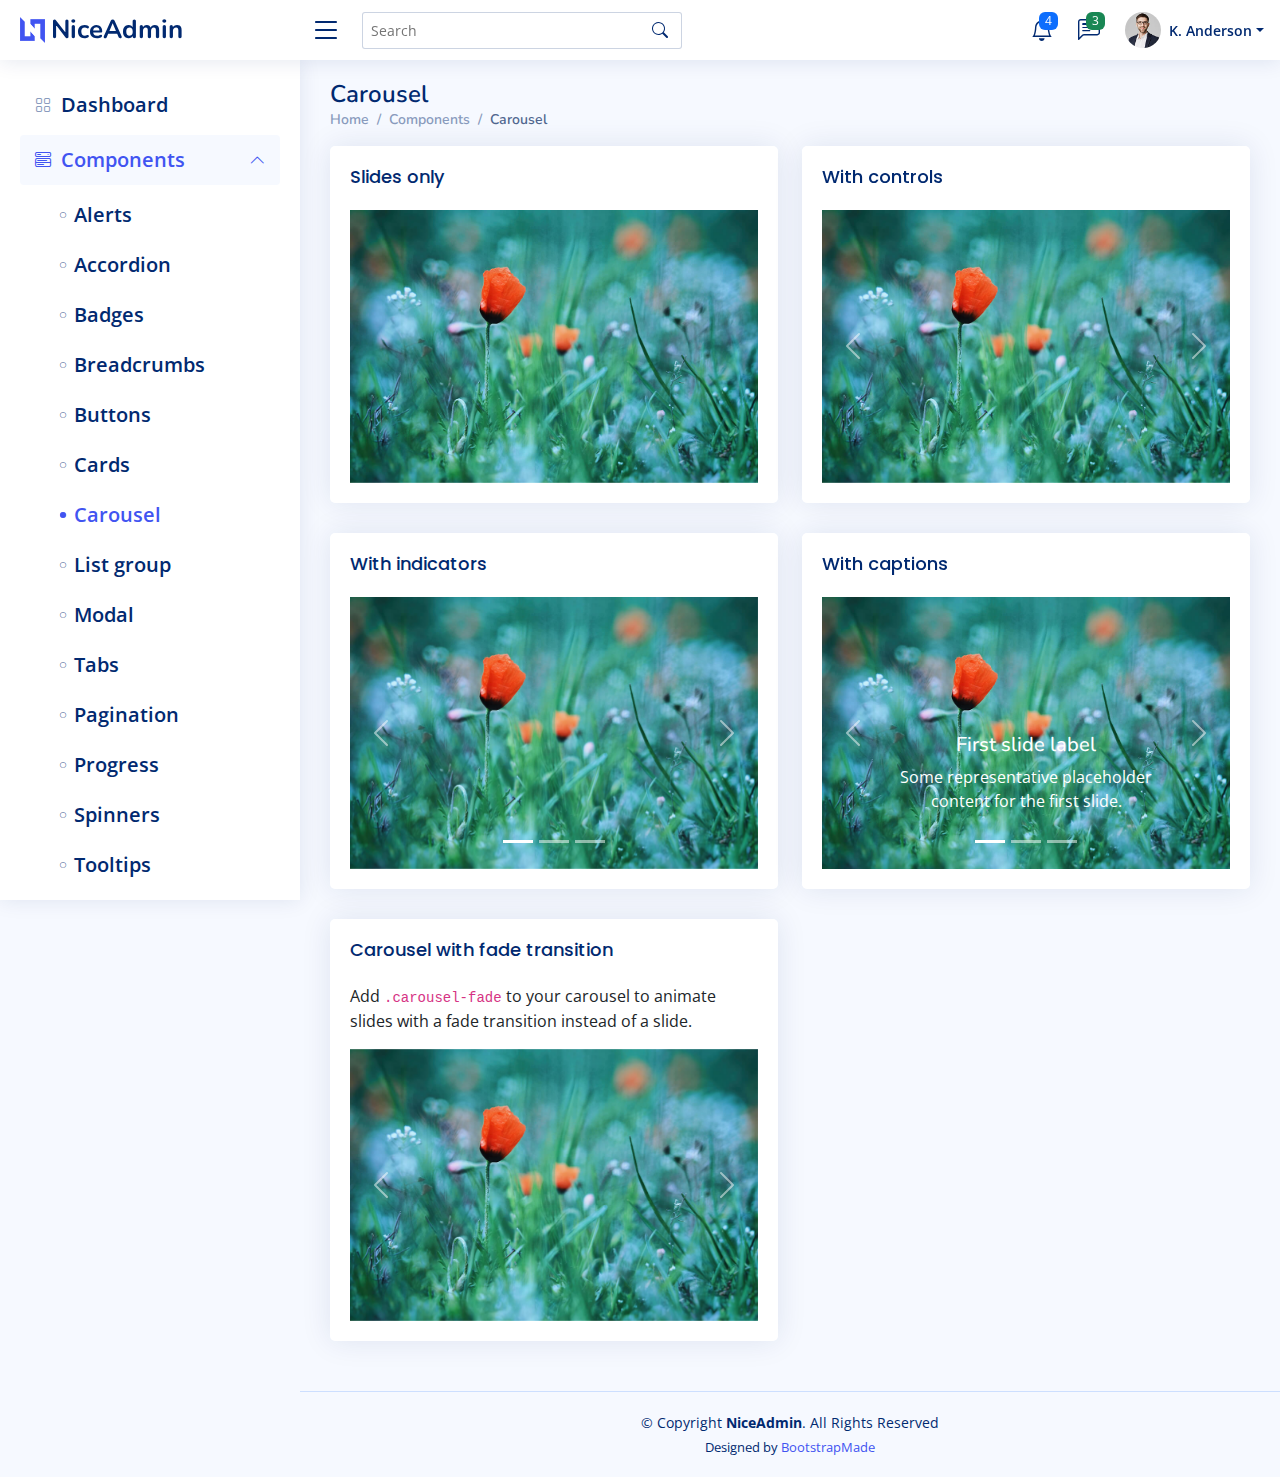
<file: templates/land_management/components-carousel.html>
<!DOCTYPE html>
<html lang="en">

<head>
  <meta charset="utf-8">
  <meta content="width=device-width, initial-scale=1.0" name="viewport">

  <title>Components / Carousel - NiceAdmin Bootstrap Template</title>
  <meta content="" name="description">
  <meta content="" name="keywords">

  <!-- Favicons -->
  <link href="assets/img/favicon.png" rel="icon">
  <link href="assets/img/apple-touch-icon.png" rel="apple-touch-icon">

  <!-- Google Fonts -->
  <link href="https://fonts.gstatic.com" rel="preconnect">
  <link href="https://fonts.googleapis.com/css?family=Open+Sans:300,300i,400,400i,600,600i,700,700i|Nunito:300,300i,400,400i,600,600i,700,700i|Poppins:300,300i,400,400i,500,500i,600,600i,700,700i" rel="stylesheet">

  <!-- Vendor CSS Files -->
  <link href="assets/vendor/bootstrap/css/bootstrap.min.css" rel="stylesheet">
  <link href="assets/vendor/bootstrap-icons/bootstrap-icons.css" rel="stylesheet">
  <link href="assets/vendor/boxicons/css/boxicons.min.css" rel="stylesheet">
  <link href="assets/vendor/quill/quill.snow.css" rel="stylesheet">
  <link href="assets/vendor/quill/quill.bubble.css" rel="stylesheet">
  <link href="assets/vendor/remixicon/remixicon.css" rel="stylesheet">
  <link href="assets/vendor/simple-datatables/style.css" rel="stylesheet">

  <!-- Template Main CSS File -->
  <link href="assets/css/style.css" rel="stylesheet">

  <!-- =======================================================
  * Template Name: NiceAdmin
  * Template URL: https://bootstrapmade.com/nice-admin-bootstrap-admin-html-template/
  * Updated: Apr 20 2024 with Bootstrap v5.3.3
  * Author: BootstrapMade.com
  * License: https://bootstrapmade.com/license/
  ======================================================== -->
</head>

<body>

  <!-- ======= Header ======= -->
  <header id="header" class="header fixed-top d-flex align-items-center">

    <div class="d-flex align-items-center justify-content-between">
      <a href="index.html" class="logo d-flex align-items-center">
        <img src="assets/img/logo.png" alt="">
        <span class="d-none d-lg-block">NiceAdmin</span>
      </a>
      <i class="bi bi-list toggle-sidebar-btn"></i>
    </div><!-- End Logo -->

    <div class="search-bar">
      <form class="search-form d-flex align-items-center" method="POST" action="#">
        <input type="text" name="query" placeholder="Search" title="Enter search keyword">
        <button type="submit" title="Search"><i class="bi bi-search"></i></button>
      </form>
    </div><!-- End Search Bar -->

    <nav class="header-nav ms-auto">
      <ul class="d-flex align-items-center">

        <li class="nav-item d-block d-lg-none">
          <a class="nav-link nav-icon search-bar-toggle " href="#">
            <i class="bi bi-search"></i>
          </a>
        </li><!-- End Search Icon-->

        <li class="nav-item dropdown">

          <a class="nav-link nav-icon" href="#" data-bs-toggle="dropdown">
            <i class="bi bi-bell"></i>
            <span class="badge bg-primary badge-number">4</span>
          </a><!-- End Notification Icon -->

          <ul class="dropdown-menu dropdown-menu-end dropdown-menu-arrow notifications">
            <li class="dropdown-header">
              You have 4 new notifications
              <a href="#"><span class="badge rounded-pill bg-primary p-2 ms-2">View all</span></a>
            </li>
            <li>
              <hr class="dropdown-divider">
            </li>

            <li class="notification-item">
              <i class="bi bi-exclamation-circle text-warning"></i>
              <div>
                <h4>Lorem Ipsum</h4>
                <p>Quae dolorem earum veritatis oditseno</p>
                <p>30 min. ago</p>
              </div>
            </li>

            <li>
              <hr class="dropdown-divider">
            </li>

            <li class="notification-item">
              <i class="bi bi-x-circle text-danger"></i>
              <div>
                <h4>Atque rerum nesciunt</h4>
                <p>Quae dolorem earum veritatis oditseno</p>
                <p>1 hr. ago</p>
              </div>
            </li>

            <li>
              <hr class="dropdown-divider">
            </li>

            <li class="notification-item">
              <i class="bi bi-check-circle text-success"></i>
              <div>
                <h4>Sit rerum fuga</h4>
                <p>Quae dolorem earum veritatis oditseno</p>
                <p>2 hrs. ago</p>
              </div>
            </li>

            <li>
              <hr class="dropdown-divider">
            </li>

            <li class="notification-item">
              <i class="bi bi-info-circle text-primary"></i>
              <div>
                <h4>Dicta reprehenderit</h4>
                <p>Quae dolorem earum veritatis oditseno</p>
                <p>4 hrs. ago</p>
              </div>
            </li>

            <li>
              <hr class="dropdown-divider">
            </li>
            <li class="dropdown-footer">
              <a href="#">Show all notifications</a>
            </li>

          </ul><!-- End Notification Dropdown Items -->

        </li><!-- End Notification Nav -->

        <li class="nav-item dropdown">

          <a class="nav-link nav-icon" href="#" data-bs-toggle="dropdown">
            <i class="bi bi-chat-left-text"></i>
            <span class="badge bg-success badge-number">3</span>
          </a><!-- End Messages Icon -->

          <ul class="dropdown-menu dropdown-menu-end dropdown-menu-arrow messages">
            <li class="dropdown-header">
              You have 3 new messages
              <a href="#"><span class="badge rounded-pill bg-primary p-2 ms-2">View all</span></a>
            </li>
            <li>
              <hr class="dropdown-divider">
            </li>

            <li class="message-item">
              <a href="#">
                <img src="assets/img/messages-1.jpg" alt="" class="rounded-circle">
                <div>
                  <h4>Maria Hudson</h4>
                  <p>Velit asperiores et ducimus soluta repudiandae labore officia est ut...</p>
                  <p>4 hrs. ago</p>
                </div>
              </a>
            </li>
            <li>
              <hr class="dropdown-divider">
            </li>

            <li class="message-item">
              <a href="#">
                <img src="assets/img/messages-2.jpg" alt="" class="rounded-circle">
                <div>
                  <h4>Anna Nelson</h4>
                  <p>Velit asperiores et ducimus soluta repudiandae labore officia est ut...</p>
                  <p>6 hrs. ago</p>
                </div>
              </a>
            </li>
            <li>
              <hr class="dropdown-divider">
            </li>

            <li class="message-item">
              <a href="#">
                <img src="assets/img/messages-3.jpg" alt="" class="rounded-circle">
                <div>
                  <h4>David Muldon</h4>
                  <p>Velit asperiores et ducimus soluta repudiandae labore officia est ut...</p>
                  <p>8 hrs. ago</p>
                </div>
              </a>
            </li>
            <li>
              <hr class="dropdown-divider">
            </li>

            <li class="dropdown-footer">
              <a href="#">Show all messages</a>
            </li>

          </ul><!-- End Messages Dropdown Items -->

        </li><!-- End Messages Nav -->

        <li class="nav-item dropdown pe-3">

          <a class="nav-link nav-profile d-flex align-items-center pe-0" href="#" data-bs-toggle="dropdown">
            <img src="assets/img/profile-img.jpg" alt="Profile" class="rounded-circle">
            <span class="d-none d-md-block dropdown-toggle ps-2">K. Anderson</span>
          </a><!-- End Profile Iamge Icon -->

          <ul class="dropdown-menu dropdown-menu-end dropdown-menu-arrow profile">
            <li class="dropdown-header">
              <h6>Kevin Anderson</h6>
              <span>Web Designer</span>
            </li>
            <li>
              <hr class="dropdown-divider">
            </li>

            <li>
              <a class="dropdown-item d-flex align-items-center" href="users-profile.html">
                <i class="bi bi-person"></i>
                <span>My Profile</span>
              </a>
            </li>
            <li>
              <hr class="dropdown-divider">
            </li>

            <li>
              <a class="dropdown-item d-flex align-items-center" href="users-profile.html">
                <i class="bi bi-gear"></i>
                <span>Account Settings</span>
              </a>
            </li>
            <li>
              <hr class="dropdown-divider">
            </li>

            <li>
              <a class="dropdown-item d-flex align-items-center" href="pages-faq.html">
                <i class="bi bi-question-circle"></i>
                <span>Need Help?</span>
              </a>
            </li>
            <li>
              <hr class="dropdown-divider">
            </li>

            <li>
              <a class="dropdown-item d-flex align-items-center" href="#">
                <i class="bi bi-box-arrow-right"></i>
                <span>Sign Out</span>
              </a>
            </li>

          </ul><!-- End Profile Dropdown Items -->
        </li><!-- End Profile Nav -->

      </ul>
    </nav><!-- End Icons Navigation -->

  </header><!-- End Header -->

  <!-- ======= Sidebar ======= -->
  <aside id="sidebar" class="sidebar">

    <ul class="sidebar-nav" id="sidebar-nav">

      <li class="nav-item">
        <a class="nav-link collapsed" href="index.html">
          <i class="bi bi-grid"></i>
          <span>Dashboard</span>
        </a>
      </li><!-- End Dashboard Nav -->

      <li class="nav-item">
        <a class="nav-link " data-bs-target="#components-nav" data-bs-toggle="collapse" href="#">
          <i class="bi bi-menu-button-wide"></i><span>Components</span><i class="bi bi-chevron-down ms-auto"></i>
        </a>
        <ul id="components-nav" class="nav-content collapse show" data-bs-parent="#sidebar-nav">
          <li>
            <a href="components-alerts.html">
              <i class="bi bi-circle"></i><span>Alerts</span>
            </a>
          </li>
          <li>
            <a href="components-accordion.html">
              <i class="bi bi-circle"></i><span>Accordion</span>
            </a>
          </li>
          <li>
            <a href="components-badges.html">
              <i class="bi bi-circle"></i><span>Badges</span>
            </a>
          </li>
          <li>
            <a href="components-breadcrumbs.html">
              <i class="bi bi-circle"></i><span>Breadcrumbs</span>
            </a>
          </li>
          <li>
            <a href="components-buttons.html">
              <i class="bi bi-circle"></i><span>Buttons</span>
            </a>
          </li>
          <li>
            <a href="components-cards.html">
              <i class="bi bi-circle"></i><span>Cards</span>
            </a>
          </li>
          <li>
            <a href="components-carousel.html" class="active">
              <i class="bi bi-circle"></i><span>Carousel</span>
            </a>
          </li>
          <li>
            <a href="components-list-group.html">
              <i class="bi bi-circle"></i><span>List group</span>
            </a>
          </li>
          <li>
            <a href="components-modal.html">
              <i class="bi bi-circle"></i><span>Modal</span>
            </a>
          </li>
          <li>
            <a href="components-tabs.html">
              <i class="bi bi-circle"></i><span>Tabs</span>
            </a>
          </li>
          <li>
            <a href="components-pagination.html">
              <i class="bi bi-circle"></i><span>Pagination</span>
            </a>
          </li>
          <li>
            <a href="components-progress.html">
              <i class="bi bi-circle"></i><span>Progress</span>
            </a>
          </li>
          <li>
            <a href="components-spinners.html">
              <i class="bi bi-circle"></i><span>Spinners</span>
            </a>
          </li>
          <li>
            <a href="components-tooltips.html">
              <i class="bi bi-circle"></i><span>Tooltips</span>
            </a>
          </li>
        </ul>
      </li><!-- End Components Nav -->

      <li class="nav-item">
        <a class="nav-link collapsed" data-bs-target="#forms-nav" data-bs-toggle="collapse" href="#">
          <i class="bi bi-journal-text"></i><span>Forms</span><i class="bi bi-chevron-down ms-auto"></i>
        </a>
        <ul id="forms-nav" class="nav-content collapse " data-bs-parent="#sidebar-nav">
          <li>
            <a href="forms-elements.html">
              <i class="bi bi-circle"></i><span>Form Elements</span>
            </a>
          </li>
          <li>
            <a href="forms-layouts.html">
              <i class="bi bi-circle"></i><span>Form Layouts</span>
            </a>
          </li>
          <li>
            <a href="forms-editors.html">
              <i class="bi bi-circle"></i><span>Form Editors</span>
            </a>
          </li>
          <li>
            <a href="forms-validation.html">
              <i class="bi bi-circle"></i><span>Form Validation</span>
            </a>
          </li>
        </ul>
      </li><!-- End Forms Nav -->

      <li class="nav-item">
        <a class="nav-link collapsed" data-bs-target="#tables-nav" data-bs-toggle="collapse" href="#">
          <i class="bi bi-layout-text-window-reverse"></i><span>Tables</span><i class="bi bi-chevron-down ms-auto"></i>
        </a>
        <ul id="tables-nav" class="nav-content collapse " data-bs-parent="#sidebar-nav">
          <li>
            <a href="tables-general.html">
              <i class="bi bi-circle"></i><span>General Tables</span>
            </a>
          </li>
          <li>
            <a href="tables-data.html">
              <i class="bi bi-circle"></i><span>Data Tables</span>
            </a>
          </li>
        </ul>
      </li><!-- End Tables Nav -->

      <li class="nav-item">
        <a class="nav-link collapsed" data-bs-target="#charts-nav" data-bs-toggle="collapse" href="#">
          <i class="bi bi-bar-chart"></i><span>Charts</span><i class="bi bi-chevron-down ms-auto"></i>
        </a>
        <ul id="charts-nav" class="nav-content collapse " data-bs-parent="#sidebar-nav">
          <li>
            <a href="charts-chartjs.html">
              <i class="bi bi-circle"></i><span>Chart.js</span>
            </a>
          </li>
          <li>
            <a href="charts-apexcharts.html">
              <i class="bi bi-circle"></i><span>ApexCharts</span>
            </a>
          </li>
          <li>
            <a href="charts-echarts.html">
              <i class="bi bi-circle"></i><span>ECharts</span>
            </a>
          </li>
        </ul>
      </li><!-- End Charts Nav -->

      <li class="nav-item">
        <a class="nav-link collapsed" data-bs-target="#icons-nav" data-bs-toggle="collapse" href="#">
          <i class="bi bi-gem"></i><span>Icons</span><i class="bi bi-chevron-down ms-auto"></i>
        </a>
        <ul id="icons-nav" class="nav-content collapse " data-bs-parent="#sidebar-nav">
          <li>
            <a href="icons-bootstrap.html">
              <i class="bi bi-circle"></i><span>Bootstrap Icons</span>
            </a>
          </li>
          <li>
            <a href="icons-remix.html">
              <i class="bi bi-circle"></i><span>Remix Icons</span>
            </a>
          </li>
          <li>
            <a href="icons-boxicons.html">
              <i class="bi bi-circle"></i><span>Boxicons</span>
            </a>
          </li>
        </ul>
      </li><!-- End Icons Nav -->

      <li class="nav-heading">Pages</li>

      <li class="nav-item">
        <a class="nav-link collapsed" href="users-profile.html">
          <i class="bi bi-person"></i>
          <span>Profile</span>
        </a>
      </li><!-- End Profile Page Nav -->

      <li class="nav-item">
        <a class="nav-link collapsed" href="pages-faq.html">
          <i class="bi bi-question-circle"></i>
          <span>F.A.Q</span>
        </a>
      </li><!-- End F.A.Q Page Nav -->

      <li class="nav-item">
        <a class="nav-link collapsed" href="pages-contact.html">
          <i class="bi bi-envelope"></i>
          <span>Contact</span>
        </a>
      </li><!-- End Contact Page Nav -->

      <li class="nav-item">
        <a class="nav-link collapsed" href="pages-register.html">
          <i class="bi bi-card-list"></i>
          <span>Register</span>
        </a>
      </li><!-- End Register Page Nav -->

      <li class="nav-item">
        <a class="nav-link collapsed" href="pages-login.html">
          <i class="bi bi-box-arrow-in-right"></i>
          <span>Login</span>
        </a>
      </li><!-- End Login Page Nav -->

      <li class="nav-item">
        <a class="nav-link collapsed" href="pages-error-404.html">
          <i class="bi bi-dash-circle"></i>
          <span>Error 404</span>
        </a>
      </li><!-- End Error 404 Page Nav -->

      <li class="nav-item">
        <a class="nav-link collapsed" href="pages-blank.html">
          <i class="bi bi-file-earmark"></i>
          <span>Blank</span>
        </a>
      </li><!-- End Blank Page Nav -->

    </ul>

  </aside><!-- End Sidebar-->

  <main id="main" class="main">

    <div class="pagetitle">
      <h1>Carousel</h1>
      <nav>
        <ol class="breadcrumb">
          <li class="breadcrumb-item"><a href="index.html">Home</a></li>
          <li class="breadcrumb-item">Components</li>
          <li class="breadcrumb-item active">Carousel</li>
        </ol>
      </nav>
    </div><!-- End Page Title -->

    <section class="section">
      <div class="row">
        <div class="col-lg-6">

          <div class="card">
            <div class="card-body">
              <h5 class="card-title">Slides only</h5>

              <!-- Slides only carousel -->
              <div id="carouselExampleSlidesOnly" class="carousel slide" data-bs-ride="carousel">
                <div class="carousel-inner">
                  <div class="carousel-item active">
                    <img src="assets/img/slides-1.jpg" class="d-block w-100" alt="...">
                  </div>
                  <div class="carousel-item">
                    <img src="assets/img/slides-2.jpg" class="d-block w-100" alt="...">
                  </div>
                  <div class="carousel-item">
                    <img src="assets/img/slides-3.jpg" class="d-block w-100" alt="...">
                  </div>
                </div>
              </div><!-- End Slides only carousel-->

            </div>
          </div>

          <div class="card">
            <div class="card-body">
              <h5 class="card-title">With indicators</h5>

              <!-- Slides with indicators -->
              <div id="carouselExampleIndicators" class="carousel slide" data-bs-ride="carousel">
                <div class="carousel-indicators">
                  <button type="button" data-bs-target="#carouselExampleIndicators" data-bs-slide-to="0" class="active" aria-current="true" aria-label="Slide 1"></button>
                  <button type="button" data-bs-target="#carouselExampleIndicators" data-bs-slide-to="1" aria-label="Slide 2"></button>
                  <button type="button" data-bs-target="#carouselExampleIndicators" data-bs-slide-to="2" aria-label="Slide 3"></button>
                </div>
                <div class="carousel-inner">
                  <div class="carousel-item active">
                    <img src="assets/img/slides-1.jpg" class="d-block w-100" alt="...">
                  </div>
                  <div class="carousel-item">
                    <img src="assets/img/slides-2.jpg" class="d-block w-100" alt="...">
                  </div>
                  <div class="carousel-item">
                    <img src="assets/img/slides-3.jpg" class="d-block w-100" alt="...">
                  </div>
                </div>

                <button class="carousel-control-prev" type="button" data-bs-target="#carouselExampleIndicators" data-bs-slide="prev">
                  <span class="carousel-control-prev-icon" aria-hidden="true"></span>
                  <span class="visually-hidden">Previous</span>
                </button>
                <button class="carousel-control-next" type="button" data-bs-target="#carouselExampleIndicators" data-bs-slide="next">
                  <span class="carousel-control-next-icon" aria-hidden="true"></span>
                  <span class="visually-hidden">Next</span>
                </button>

              </div><!-- End Slides with indicators -->

            </div>
          </div>

          <div class="card">
            <div class="card-body">
              <h5 class="card-title">Carousel with fade transition</h5>
              <p>Add <code>.carousel-fade</code> to your carousel to animate slides with a fade transition instead of a slide.</p>

              <!-- Slides with fade transition -->
              <div id="carouselExampleFade" class="carousel slide carousel-fade" data-bs-ride="carousel">
                <div class="carousel-inner">
                  <div class="carousel-item active">
                    <img src="assets/img/slides-1.jpg" class="d-block w-100" alt="...">
                  </div>
                  <div class="carousel-item">
                    <img src="assets/img/slides-2.jpg" class="d-block w-100" alt="...">
                  </div>
                  <div class="carousel-item">
                    <img src="assets/img/slides-3.jpg" class="d-block w-100" alt="...">
                  </div>
                </div>

                <button class="carousel-control-prev" type="button" data-bs-target="#carouselExampleFade" data-bs-slide="prev">
                  <span class="carousel-control-prev-icon" aria-hidden="true"></span>
                  <span class="visually-hidden">Previous</span>
                </button>
                <button class="carousel-control-next" type="button" data-bs-target="#carouselExampleFade" data-bs-slide="next">
                  <span class="carousel-control-next-icon" aria-hidden="true"></span>
                  <span class="visually-hidden">Next</span>
                </button>

              </div><!-- End Slides with fade transition -->

            </div>
          </div>

        </div>

        <div class="col-lg-6">

          <div class="card">
            <div class="card-body">
              <h5 class="card-title">With controls</h5>

              <!-- Slides with controls -->
              <div id="carouselExampleControls" class="carousel slide" data-bs-ride="carousel">
                <div class="carousel-inner">
                  <div class="carousel-item active">
                    <img src="assets/img/slides-1.jpg" class="d-block w-100" alt="...">
                  </div>
                  <div class="carousel-item">
                    <img src="assets/img/slides-2.jpg" class="d-block w-100" alt="...">
                  </div>
                  <div class="carousel-item">
                    <img src="assets/img/slides-3.jpg" class="d-block w-100" alt="...">
                  </div>
                </div>

                <button class="carousel-control-prev" type="button" data-bs-target="#carouselExampleControls" data-bs-slide="prev">
                  <span class="carousel-control-prev-icon" aria-hidden="true"></span>
                  <span class="visually-hidden">Previous</span>
                </button>
                <button class="carousel-control-next" type="button" data-bs-target="#carouselExampleControls" data-bs-slide="next">
                  <span class="carousel-control-next-icon" aria-hidden="true"></span>
                  <span class="visually-hidden">Next</span>
                </button>

              </div><!-- End Slides with controls -->

            </div>
          </div>

          <div class="card">
            <div class="card-body">
              <h5 class="card-title">With captions</h5>

              <!-- Slides with captions -->
              <div id="carouselExampleCaptions" class="carousel slide" data-bs-ride="carousel">
                <div class="carousel-indicators">
                  <button type="button" data-bs-target="#carouselExampleCaptions" data-bs-slide-to="0" class="active" aria-current="true" aria-label="Slide 1"></button>
                  <button type="button" data-bs-target="#carouselExampleCaptions" data-bs-slide-to="1" aria-label="Slide 2"></button>
                  <button type="button" data-bs-target="#carouselExampleCaptions" data-bs-slide-to="2" aria-label="Slide 3"></button>
                </div>
                <div class="carousel-inner">
                  <div class="carousel-item active">
                    <img src="assets/img/slides-1.jpg" class="d-block w-100" alt="...">
                    <div class="carousel-caption d-none d-md-block">
                      <h5>First slide label</h5>
                      <p>Some representative placeholder content for the first slide.</p>
                    </div>
                  </div>
                  <div class="carousel-item">
                    <img src="assets/img/slides-2.jpg" class="d-block w-100" alt="...">
                    <div class="carousel-caption d-none d-md-block">
                      <h5>Second slide label</h5>
                      <p>Some representative placeholder content for the second slide.</p>
                    </div>
                  </div>
                  <div class="carousel-item">
                    <img src="assets/img/slides-3.jpg" class="d-block w-100" alt="...">
                    <div class="carousel-caption d-none d-md-block">
                      <h5>Third slide label</h5>
                      <p>Some representative placeholder content for the third slide.</p>
                    </div>
                  </div>
                </div>

                <button class="carousel-control-prev" type="button" data-bs-target="#carouselExampleCaptions" data-bs-slide="prev">
                  <span class="carousel-control-prev-icon" aria-hidden="true"></span>
                  <span class="visually-hidden">Previous</span>
                </button>
                <button class="carousel-control-next" type="button" data-bs-target="#carouselExampleCaptions" data-bs-slide="next">
                  <span class="carousel-control-next-icon" aria-hidden="true"></span>
                  <span class="visually-hidden">Next</span>
                </button>

              </div><!-- End Slides with captions -->

            </div>
          </div>

        </div>
      </div>
    </section>

  </main><!-- End #main -->

  <!-- ======= Footer ======= -->
  <footer id="footer" class="footer">
    <div class="copyright">
      &copy; Copyright <strong><span>NiceAdmin</span></strong>. All Rights Reserved
    </div>
    <div class="credits">
      <!-- All the links in the footer should remain intact. -->
      <!-- You can delete the links only if you purchased the pro version. -->
      <!-- Licensing information: https://bootstrapmade.com/license/ -->
      <!-- Purchase the pro version with working PHP/AJAX contact form: https://bootstrapmade.com/nice-admin-bootstrap-admin-html-template/ -->
      Designed by <a href="https://bootstrapmade.com/">BootstrapMade</a>
    </div>
  </footer><!-- End Footer -->

  <a href="#" class="back-to-top d-flex align-items-center justify-content-center"><i class="bi bi-arrow-up-short"></i></a>

  <!-- Vendor JS Files -->
  <script src="assets/vendor/apexcharts/apexcharts.min.js"></script>
  <script src="assets/vendor/bootstrap/js/bootstrap.bundle.min.js"></script>
  <script src="assets/vendor/chart.js/chart.umd.js"></script>
  <script src="assets/vendor/echarts/echarts.min.js"></script>
  <script src="assets/vendor/quill/quill.js"></script>
  <script src="assets/vendor/simple-datatables/simple-datatables.js"></script>
  <script src="assets/vendor/tinymce/tinymce.min.js"></script>
  <script src="assets/vendor/php-email-form/validate.js"></script>

  <!-- Template Main JS File -->
  <script src="assets/js/main.js"></script>

</body>

</html>
</file>
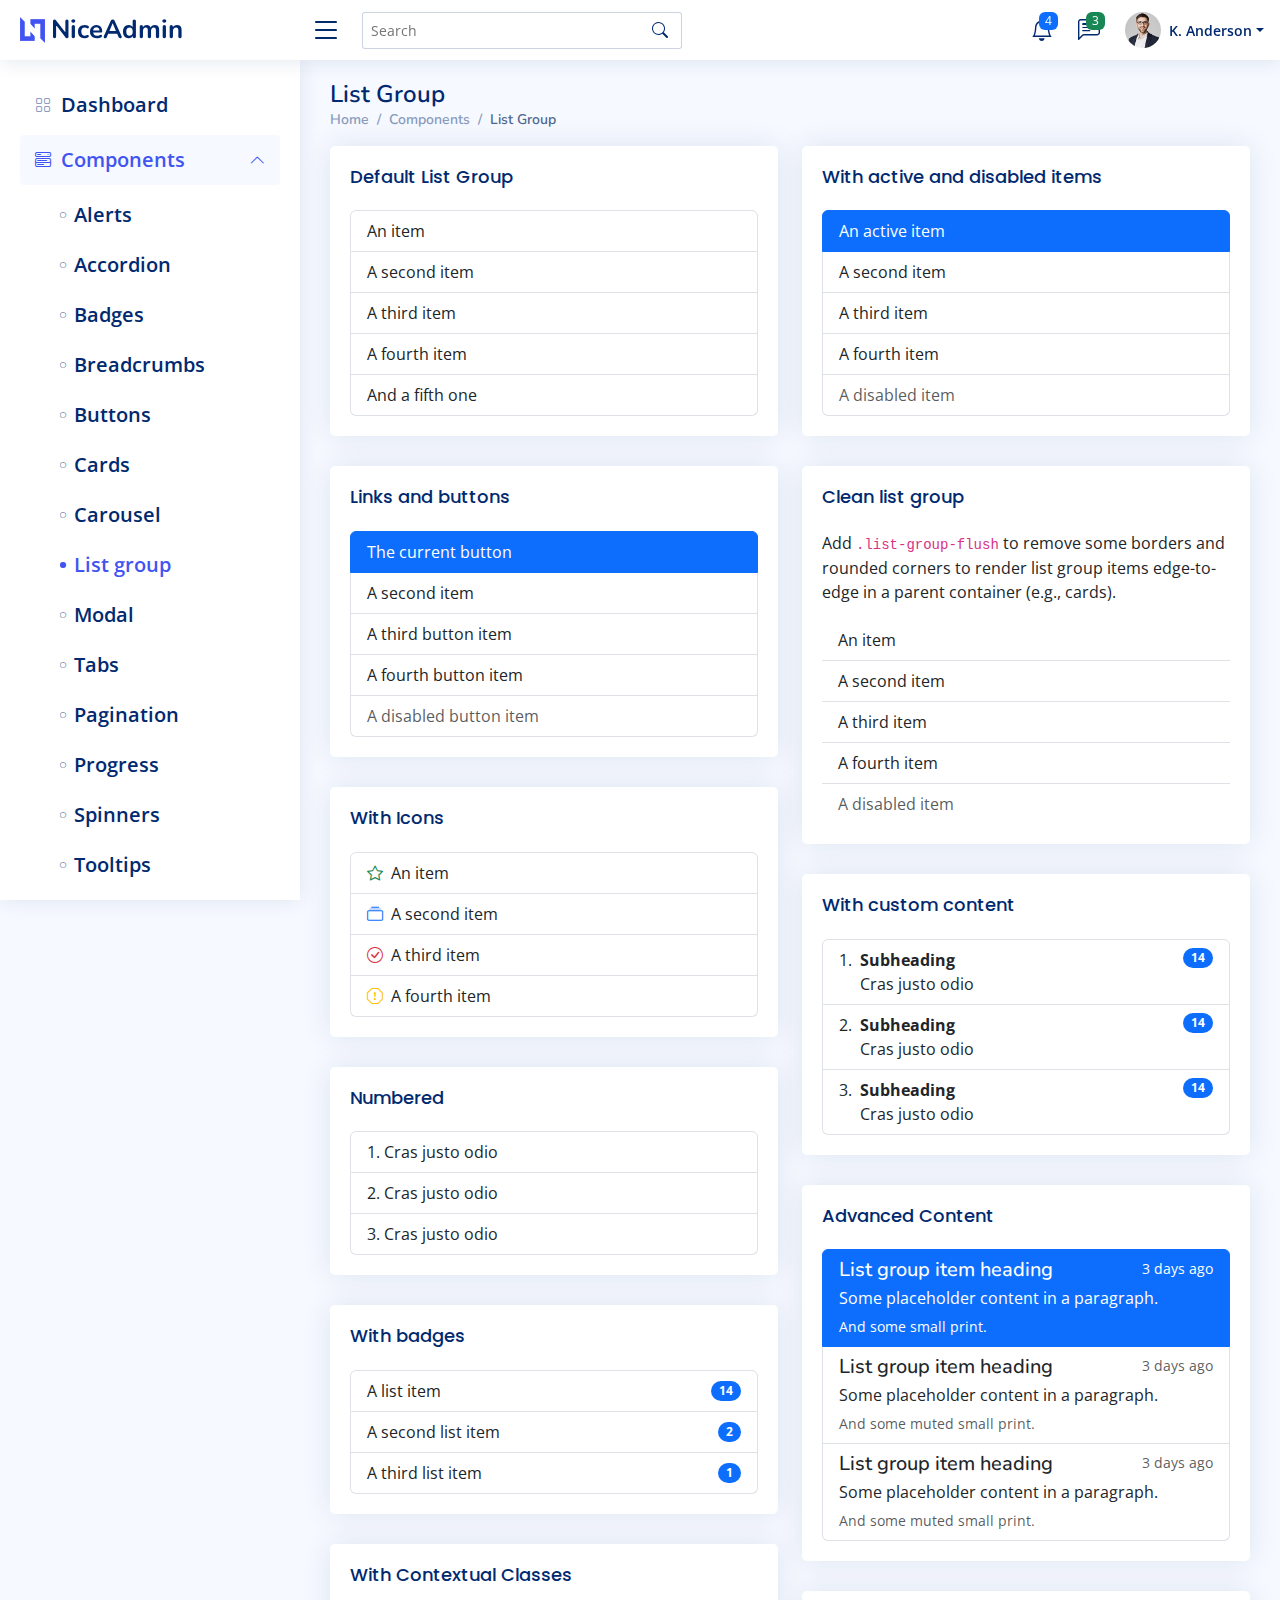
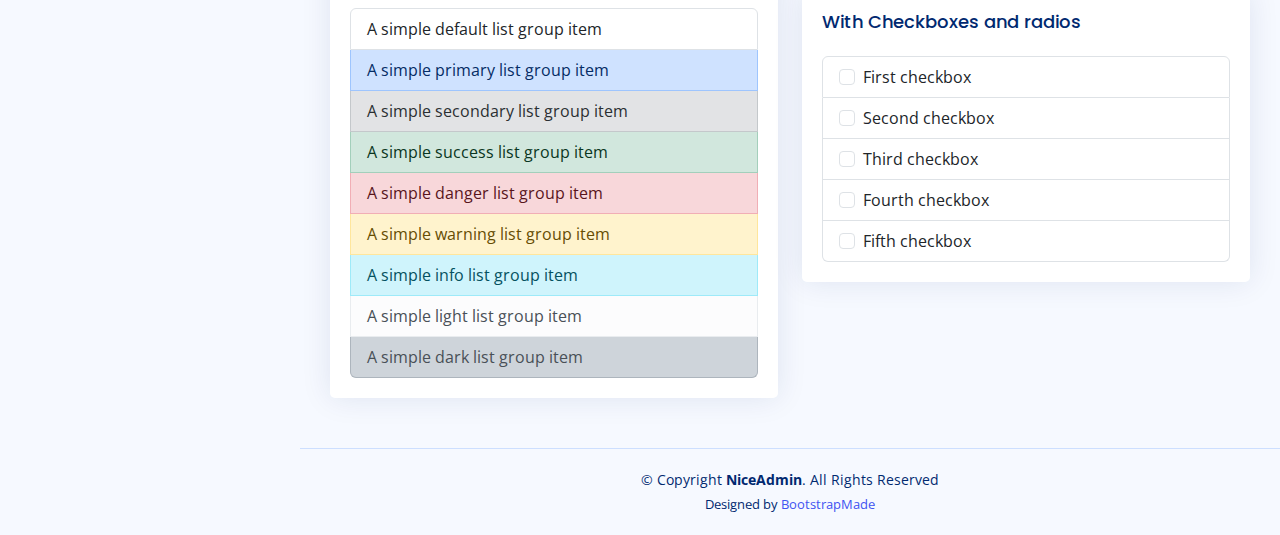
<file: templates/land_management/components-list-group.html>
<!DOCTYPE html>
<html lang="en">

<head>
  <meta charset="utf-8">
  <meta content="width=device-width, initial-scale=1.0" name="viewport">

  <title>Components / List Group - NiceAdmin Bootstrap Template</title>
  <meta content="" name="description">
  <meta content="" name="keywords">

  <!-- Favicons -->
  <link href="assets/img/favicon.png" rel="icon">
  <link href="assets/img/apple-touch-icon.png" rel="apple-touch-icon">

  <!-- Google Fonts -->
  <link href="https://fonts.gstatic.com" rel="preconnect">
  <link href="https://fonts.googleapis.com/css?family=Open+Sans:300,300i,400,400i,600,600i,700,700i|Nunito:300,300i,400,400i,600,600i,700,700i|Poppins:300,300i,400,400i,500,500i,600,600i,700,700i" rel="stylesheet">

  <!-- Vendor CSS Files -->
  <link href="assets/vendor/bootstrap/css/bootstrap.min.css" rel="stylesheet">
  <link href="assets/vendor/bootstrap-icons/bootstrap-icons.css" rel="stylesheet">
  <link href="assets/vendor/boxicons/css/boxicons.min.css" rel="stylesheet">
  <link href="assets/vendor/quill/quill.snow.css" rel="stylesheet">
  <link href="assets/vendor/quill/quill.bubble.css" rel="stylesheet">
  <link href="assets/vendor/remixicon/remixicon.css" rel="stylesheet">
  <link href="assets/vendor/simple-datatables/style.css" rel="stylesheet">

  <!-- Template Main CSS File -->
  <link href="assets/css/style.css" rel="stylesheet">

  <!-- =======================================================
  * Template Name: NiceAdmin
  * Template URL: https://bootstrapmade.com/nice-admin-bootstrap-admin-html-template/
  * Updated: Apr 20 2024 with Bootstrap v5.3.3
  * Author: BootstrapMade.com
  * License: https://bootstrapmade.com/license/
  ======================================================== -->
</head>

<body>

  <!-- ======= Header ======= -->
  <header id="header" class="header fixed-top d-flex align-items-center">

    <div class="d-flex align-items-center justify-content-between">
      <a href="index.html" class="logo d-flex align-items-center">
        <img src="assets/img/logo.png" alt="">
        <span class="d-none d-lg-block">NiceAdmin</span>
      </a>
      <i class="bi bi-list toggle-sidebar-btn"></i>
    </div><!-- End Logo -->

    <div class="search-bar">
      <form class="search-form d-flex align-items-center" method="POST" action="#">
        <input type="text" name="query" placeholder="Search" title="Enter search keyword">
        <button type="submit" title="Search"><i class="bi bi-search"></i></button>
      </form>
    </div><!-- End Search Bar -->

    <nav class="header-nav ms-auto">
      <ul class="d-flex align-items-center">

        <li class="nav-item d-block d-lg-none">
          <a class="nav-link nav-icon search-bar-toggle " href="#">
            <i class="bi bi-search"></i>
          </a>
        </li><!-- End Search Icon-->

        <li class="nav-item dropdown">

          <a class="nav-link nav-icon" href="#" data-bs-toggle="dropdown">
            <i class="bi bi-bell"></i>
            <span class="badge bg-primary badge-number">4</span>
          </a><!-- End Notification Icon -->

          <ul class="dropdown-menu dropdown-menu-end dropdown-menu-arrow notifications">
            <li class="dropdown-header">
              You have 4 new notifications
              <a href="#"><span class="badge rounded-pill bg-primary p-2 ms-2">View all</span></a>
            </li>
            <li>
              <hr class="dropdown-divider">
            </li>

            <li class="notification-item">
              <i class="bi bi-exclamation-circle text-warning"></i>
              <div>
                <h4>Lorem Ipsum</h4>
                <p>Quae dolorem earum veritatis oditseno</p>
                <p>30 min. ago</p>
              </div>
            </li>

            <li>
              <hr class="dropdown-divider">
            </li>

            <li class="notification-item">
              <i class="bi bi-x-circle text-danger"></i>
              <div>
                <h4>Atque rerum nesciunt</h4>
                <p>Quae dolorem earum veritatis oditseno</p>
                <p>1 hr. ago</p>
              </div>
            </li>

            <li>
              <hr class="dropdown-divider">
            </li>

            <li class="notification-item">
              <i class="bi bi-check-circle text-success"></i>
              <div>
                <h4>Sit rerum fuga</h4>
                <p>Quae dolorem earum veritatis oditseno</p>
                <p>2 hrs. ago</p>
              </div>
            </li>

            <li>
              <hr class="dropdown-divider">
            </li>

            <li class="notification-item">
              <i class="bi bi-info-circle text-primary"></i>
              <div>
                <h4>Dicta reprehenderit</h4>
                <p>Quae dolorem earum veritatis oditseno</p>
                <p>4 hrs. ago</p>
              </div>
            </li>

            <li>
              <hr class="dropdown-divider">
            </li>
            <li class="dropdown-footer">
              <a href="#">Show all notifications</a>
            </li>

          </ul><!-- End Notification Dropdown Items -->

        </li><!-- End Notification Nav -->

        <li class="nav-item dropdown">

          <a class="nav-link nav-icon" href="#" data-bs-toggle="dropdown">
            <i class="bi bi-chat-left-text"></i>
            <span class="badge bg-success badge-number">3</span>
          </a><!-- End Messages Icon -->

          <ul class="dropdown-menu dropdown-menu-end dropdown-menu-arrow messages">
            <li class="dropdown-header">
              You have 3 new messages
              <a href="#"><span class="badge rounded-pill bg-primary p-2 ms-2">View all</span></a>
            </li>
            <li>
              <hr class="dropdown-divider">
            </li>

            <li class="message-item">
              <a href="#">
                <img src="assets/img/messages-1.jpg" alt="" class="rounded-circle">
                <div>
                  <h4>Maria Hudson</h4>
                  <p>Velit asperiores et ducimus soluta repudiandae labore officia est ut...</p>
                  <p>4 hrs. ago</p>
                </div>
              </a>
            </li>
            <li>
              <hr class="dropdown-divider">
            </li>

            <li class="message-item">
              <a href="#">
                <img src="assets/img/messages-2.jpg" alt="" class="rounded-circle">
                <div>
                  <h4>Anna Nelson</h4>
                  <p>Velit asperiores et ducimus soluta repudiandae labore officia est ut...</p>
                  <p>6 hrs. ago</p>
                </div>
              </a>
            </li>
            <li>
              <hr class="dropdown-divider">
            </li>

            <li class="message-item">
              <a href="#">
                <img src="assets/img/messages-3.jpg" alt="" class="rounded-circle">
                <div>
                  <h4>David Muldon</h4>
                  <p>Velit asperiores et ducimus soluta repudiandae labore officia est ut...</p>
                  <p>8 hrs. ago</p>
                </div>
              </a>
            </li>
            <li>
              <hr class="dropdown-divider">
            </li>

            <li class="dropdown-footer">
              <a href="#">Show all messages</a>
            </li>

          </ul><!-- End Messages Dropdown Items -->

        </li><!-- End Messages Nav -->

        <li class="nav-item dropdown pe-3">

          <a class="nav-link nav-profile d-flex align-items-center pe-0" href="#" data-bs-toggle="dropdown">
            <img src="assets/img/profile-img.jpg" alt="Profile" class="rounded-circle">
            <span class="d-none d-md-block dropdown-toggle ps-2">K. Anderson</span>
          </a><!-- End Profile Iamge Icon -->

          <ul class="dropdown-menu dropdown-menu-end dropdown-menu-arrow profile">
            <li class="dropdown-header">
              <h6>Kevin Anderson</h6>
              <span>Web Designer</span>
            </li>
            <li>
              <hr class="dropdown-divider">
            </li>

            <li>
              <a class="dropdown-item d-flex align-items-center" href="users-profile.html">
                <i class="bi bi-person"></i>
                <span>My Profile</span>
              </a>
            </li>
            <li>
              <hr class="dropdown-divider">
            </li>

            <li>
              <a class="dropdown-item d-flex align-items-center" href="users-profile.html">
                <i class="bi bi-gear"></i>
                <span>Account Settings</span>
              </a>
            </li>
            <li>
              <hr class="dropdown-divider">
            </li>

            <li>
              <a class="dropdown-item d-flex align-items-center" href="pages-faq.html">
                <i class="bi bi-question-circle"></i>
                <span>Need Help?</span>
              </a>
            </li>
            <li>
              <hr class="dropdown-divider">
            </li>

            <li>
              <a class="dropdown-item d-flex align-items-center" href="#">
                <i class="bi bi-box-arrow-right"></i>
                <span>Sign Out</span>
              </a>
            </li>

          </ul><!-- End Profile Dropdown Items -->
        </li><!-- End Profile Nav -->

      </ul>
    </nav><!-- End Icons Navigation -->

  </header><!-- End Header -->

  <!-- ======= Sidebar ======= -->
  <aside id="sidebar" class="sidebar">

    <ul class="sidebar-nav" id="sidebar-nav">

      <li class="nav-item">
        <a class="nav-link collapsed" href="index.html">
          <i class="bi bi-grid"></i>
          <span>Dashboard</span>
        </a>
      </li><!-- End Dashboard Nav -->

      <li class="nav-item">
        <a class="nav-link " data-bs-target="#components-nav" data-bs-toggle="collapse" href="#">
          <i class="bi bi-menu-button-wide"></i><span>Components</span><i class="bi bi-chevron-down ms-auto"></i>
        </a>
        <ul id="components-nav" class="nav-content collapse show" data-bs-parent="#sidebar-nav">
          <li>
            <a href="components-alerts.html">
              <i class="bi bi-circle"></i><span>Alerts</span>
            </a>
          </li>
          <li>
            <a href="components-accordion.html">
              <i class="bi bi-circle"></i><span>Accordion</span>
            </a>
          </li>
          <li>
            <a href="components-badges.html">
              <i class="bi bi-circle"></i><span>Badges</span>
            </a>
          </li>
          <li>
            <a href="components-breadcrumbs.html">
              <i class="bi bi-circle"></i><span>Breadcrumbs</span>
            </a>
          </li>
          <li>
            <a href="components-buttons.html">
              <i class="bi bi-circle"></i><span>Buttons</span>
            </a>
          </li>
          <li>
            <a href="components-cards.html">
              <i class="bi bi-circle"></i><span>Cards</span>
            </a>
          </li>
          <li>
            <a href="components-carousel.html">
              <i class="bi bi-circle"></i><span>Carousel</span>
            </a>
          </li>
          <li>
            <a href="components-list-group.html" class="active">
              <i class="bi bi-circle"></i><span>List group</span>
            </a>
          </li>
          <li>
            <a href="components-modal.html">
              <i class="bi bi-circle"></i><span>Modal</span>
            </a>
          </li>
          <li>
            <a href="components-tabs.html">
              <i class="bi bi-circle"></i><span>Tabs</span>
            </a>
          </li>
          <li>
            <a href="components-pagination.html">
              <i class="bi bi-circle"></i><span>Pagination</span>
            </a>
          </li>
          <li>
            <a href="components-progress.html">
              <i class="bi bi-circle"></i><span>Progress</span>
            </a>
          </li>
          <li>
            <a href="components-spinners.html">
              <i class="bi bi-circle"></i><span>Spinners</span>
            </a>
          </li>
          <li>
            <a href="components-tooltips.html">
              <i class="bi bi-circle"></i><span>Tooltips</span>
            </a>
          </li>
        </ul>
      </li><!-- End Components Nav -->

      <li class="nav-item">
        <a class="nav-link collapsed" data-bs-target="#forms-nav" data-bs-toggle="collapse" href="#">
          <i class="bi bi-journal-text"></i><span>Forms</span><i class="bi bi-chevron-down ms-auto"></i>
        </a>
        <ul id="forms-nav" class="nav-content collapse " data-bs-parent="#sidebar-nav">
          <li>
            <a href="forms-elements.html">
              <i class="bi bi-circle"></i><span>Form Elements</span>
            </a>
          </li>
          <li>
            <a href="forms-layouts.html">
              <i class="bi bi-circle"></i><span>Form Layouts</span>
            </a>
          </li>
          <li>
            <a href="forms-editors.html">
              <i class="bi bi-circle"></i><span>Form Editors</span>
            </a>
          </li>
          <li>
            <a href="forms-validation.html">
              <i class="bi bi-circle"></i><span>Form Validation</span>
            </a>
          </li>
        </ul>
      </li><!-- End Forms Nav -->

      <li class="nav-item">
        <a class="nav-link collapsed" data-bs-target="#tables-nav" data-bs-toggle="collapse" href="#">
          <i class="bi bi-layout-text-window-reverse"></i><span>Tables</span><i class="bi bi-chevron-down ms-auto"></i>
        </a>
        <ul id="tables-nav" class="nav-content collapse " data-bs-parent="#sidebar-nav">
          <li>
            <a href="tables-general.html">
              <i class="bi bi-circle"></i><span>General Tables</span>
            </a>
          </li>
          <li>
            <a href="tables-data.html">
              <i class="bi bi-circle"></i><span>Data Tables</span>
            </a>
          </li>
        </ul>
      </li><!-- End Tables Nav -->

      <li class="nav-item">
        <a class="nav-link collapsed" data-bs-target="#charts-nav" data-bs-toggle="collapse" href="#">
          <i class="bi bi-bar-chart"></i><span>Charts</span><i class="bi bi-chevron-down ms-auto"></i>
        </a>
        <ul id="charts-nav" class="nav-content collapse " data-bs-parent="#sidebar-nav">
          <li>
            <a href="charts-chartjs.html">
              <i class="bi bi-circle"></i><span>Chart.js</span>
            </a>
          </li>
          <li>
            <a href="charts-apexcharts.html">
              <i class="bi bi-circle"></i><span>ApexCharts</span>
            </a>
          </li>
          <li>
            <a href="charts-echarts.html">
              <i class="bi bi-circle"></i><span>ECharts</span>
            </a>
          </li>
        </ul>
      </li><!-- End Charts Nav -->

      <li class="nav-item">
        <a class="nav-link collapsed" data-bs-target="#icons-nav" data-bs-toggle="collapse" href="#">
          <i class="bi bi-gem"></i><span>Icons</span><i class="bi bi-chevron-down ms-auto"></i>
        </a>
        <ul id="icons-nav" class="nav-content collapse " data-bs-parent="#sidebar-nav">
          <li>
            <a href="icons-bootstrap.html">
              <i class="bi bi-circle"></i><span>Bootstrap Icons</span>
            </a>
          </li>
          <li>
            <a href="icons-remix.html">
              <i class="bi bi-circle"></i><span>Remix Icons</span>
            </a>
          </li>
          <li>
            <a href="icons-boxicons.html">
              <i class="bi bi-circle"></i><span>Boxicons</span>
            </a>
          </li>
        </ul>
      </li><!-- End Icons Nav -->

      <li class="nav-heading">Pages</li>

      <li class="nav-item">
        <a class="nav-link collapsed" href="users-profile.html">
          <i class="bi bi-person"></i>
          <span>Profile</span>
        </a>
      </li><!-- End Profile Page Nav -->

      <li class="nav-item">
        <a class="nav-link collapsed" href="pages-faq.html">
          <i class="bi bi-question-circle"></i>
          <span>F.A.Q</span>
        </a>
      </li><!-- End F.A.Q Page Nav -->

      <li class="nav-item">
        <a class="nav-link collapsed" href="pages-contact.html">
          <i class="bi bi-envelope"></i>
          <span>Contact</span>
        </a>
      </li><!-- End Contact Page Nav -->

      <li class="nav-item">
        <a class="nav-link collapsed" href="pages-register.html">
          <i class="bi bi-card-list"></i>
          <span>Register</span>
        </a>
      </li><!-- End Register Page Nav -->

      <li class="nav-item">
        <a class="nav-link collapsed" href="pages-login.html">
          <i class="bi bi-box-arrow-in-right"></i>
          <span>Login</span>
        </a>
      </li><!-- End Login Page Nav -->

      <li class="nav-item">
        <a class="nav-link collapsed" href="pages-error-404.html">
          <i class="bi bi-dash-circle"></i>
          <span>Error 404</span>
        </a>
      </li><!-- End Error 404 Page Nav -->

      <li class="nav-item">
        <a class="nav-link collapsed" href="pages-blank.html">
          <i class="bi bi-file-earmark"></i>
          <span>Blank</span>
        </a>
      </li><!-- End Blank Page Nav -->

    </ul>

  </aside><!-- End Sidebar-->

  <main id="main" class="main">

    <div class="pagetitle">
      <h1>List Group</h1>
      <nav>
        <ol class="breadcrumb">
          <li class="breadcrumb-item"><a href="index.html">Home</a></li>
          <li class="breadcrumb-item">Components</li>
          <li class="breadcrumb-item active">List Group</li>
        </ol>
      </nav>
    </div><!-- End Page Title -->

    <section class="section">
      <div class="row">
        <div class="col-lg-6">

          <div class="card">
            <div class="card-body">
              <h5 class="card-title">Default List Group</h5>

              <!-- Default List group -->
              <ul class="list-group">
                <li class="list-group-item">An item</li>
                <li class="list-group-item">A second item</li>
                <li class="list-group-item">A third item</li>
                <li class="list-group-item">A fourth item</li>
                <li class="list-group-item">And a fifth one</li>
              </ul><!-- End Default List group -->

            </div>
          </div>

          <div class="card">
            <div class="card-body">
              <h5 class="card-title">Links and buttons</h5>

              <!-- List group with Links and buttons -->
              <div class="list-group">
                <button type="button" class="list-group-item list-group-item-action active" aria-current="true">
                  The current button
                </button>
                <button type="button" class="list-group-item list-group-item-action">A second item</button>
                <button type="button" class="list-group-item list-group-item-action">A third button item</button>
                <button type="button" class="list-group-item list-group-item-action">A fourth button item</button>
                <button type="button" class="list-group-item list-group-item-action" disabled>A disabled button item</button>
              </div><!-- End List group with Links and buttons -->

            </div>
          </div>

          <div class="card">
            <div class="card-body">
              <h5 class="card-title">With Icons</h5>

              <!-- List group With Icons -->
              <ul class="list-group">
                <li class="list-group-item"><i class="bi bi-star me-1 text-success"></i> An item</li>
                <li class="list-group-item"><i class="bi bi-collection me-1 text-primary"></i> A second item</li>
                <li class="list-group-item"><i class="bi bi-check-circle me-1 text-danger"></i> A third item</li>
                <li class="list-group-item"><i class="bi bi-exclamation-octagon me-1 text-warning"></i> A fourth item</li>
              </ul><!-- End List group With Icons -->

            </div>
          </div>

          <div class="card">
            <div class="card-body">
              <h5 class="card-title">Numbered</h5>

              <!-- List group Numbered -->
              <ol class="list-group list-group-numbered">
                <li class="list-group-item">Cras justo odio</li>
                <li class="list-group-item">Cras justo odio</li>
                <li class="list-group-item">Cras justo odio</li>
              </ol><!-- End List group Numbered -->

            </div>
          </div>

          <div class="card">
            <div class="card-body">
              <h5 class="card-title">With badges</h5>

              <!-- List group With badges -->
              <ul class="list-group">
                <li class="list-group-item d-flex justify-content-between align-items-center">
                  A list item
                  <span class="badge bg-primary rounded-pill">14</span>
                </li>
                <li class="list-group-item d-flex justify-content-between align-items-center">
                  A second list item
                  <span class="badge bg-primary rounded-pill">2</span>
                </li>
                <li class="list-group-item d-flex justify-content-between align-items-center">
                  A third list item
                  <span class="badge bg-primary rounded-pill">1</span>
                </li>
              </ul><!-- End List With badges -->

            </div>
          </div>

          <div class="card">
            <div class="card-body">
              <h5 class="card-title">With Contextual Classes</h5>

              <!-- List group With Contextual classes -->
              <ul class="list-group">
                <li class="list-group-item">A simple default list group item</li>

                <li class="list-group-item list-group-item-primary">A simple primary list group item</li>
                <li class="list-group-item list-group-item-secondary">A simple secondary list group item</li>
                <li class="list-group-item list-group-item-success">A simple success list group item</li>
                <li class="list-group-item list-group-item-danger">A simple danger list group item</li>
                <li class="list-group-item list-group-item-warning">A simple warning list group item</li>
                <li class="list-group-item list-group-item-info">A simple info list group item</li>
                <li class="list-group-item list-group-item-light">A simple light list group item</li>
                <li class="list-group-item list-group-item-dark">A simple dark list group item</li>
              </ul><!-- End List Group With Contextual classes -->

            </div>
          </div>

        </div>

        <div class="col-lg-6">

          <div class="card">
            <div class="card-body">
              <h5 class="card-title">With active and disabled items</h5>

              <!-- List group with active and disabled items -->
              <ul class="list-group">
                <li class="list-group-item active" aria-current="true">An active item</li>
                <li class="list-group-item">A second item</li>
                <li class="list-group-item">A third item</li>
                <li class="list-group-item">A fourth item</li>
                <li class="list-group-item disabled" aria-disabled="true">A disabled item</li>
              </ul><!-- End ist group with active and disabled items -->

            </div>
          </div>

          <div class="card">
            <div class="card-body">
              <h5 class="card-title">Clean list group</h5>
              <p>Add <code>.list-group-flush</code> to remove some borders and rounded corners to render list group items edge-to-edge in a parent container (e.g., cards).</p>

              <!-- List group with active and disabled items -->
              <ul class="list-group list-group-flush">
                <li class="list-group-item">An item</li>
                <li class="list-group-item">A second item</li>
                <li class="list-group-item">A third item</li>
                <li class="list-group-item">A fourth item</li>
                <li class="list-group-item disabled" aria-disabled="true">A disabled item</li>
              </ul><!-- End Clean list group -->

            </div>
          </div>

          <div class="card">
            <div class="card-body">
              <h5 class="card-title">With custom content</h5>

              <!-- List group with custom content -->
              <ol class="list-group list-group-numbered">
                <li class="list-group-item d-flex justify-content-between align-items-start">
                  <div class="ms-2 me-auto">
                    <div class="fw-bold">Subheading</div>
                    Cras justo odio
                  </div>
                  <span class="badge bg-primary rounded-pill">14</span>
                </li>
                <li class="list-group-item d-flex justify-content-between align-items-start">
                  <div class="ms-2 me-auto">
                    <div class="fw-bold">Subheading</div>
                    Cras justo odio
                  </div>
                  <span class="badge bg-primary rounded-pill">14</span>
                </li>
                <li class="list-group-item d-flex justify-content-between align-items-start">
                  <div class="ms-2 me-auto">
                    <div class="fw-bold">Subheading</div>
                    Cras justo odio
                  </div>
                  <span class="badge bg-primary rounded-pill">14</span>
                </li>
              </ol><!-- End with custom content -->

            </div>
          </div>

          <div class="card">
            <div class="card-body">
              <h5 class="card-title">Advanced Content</h5>

              <!-- List group with Advanced Contents -->
              <div class="list-group">
                <a href="#" class="list-group-item list-group-item-action active" aria-current="true">
                  <div class="d-flex w-100 justify-content-between">
                    <h5 class="mb-1">List group item heading</h5>
                    <small>3 days ago</small>
                  </div>
                  <p class="mb-1">Some placeholder content in a paragraph.</p>
                  <small>And some small print.</small>
                </a>
                <a href="#" class="list-group-item list-group-item-action">
                  <div class="d-flex w-100 justify-content-between">
                    <h5 class="mb-1">List group item heading</h5>
                    <small class="text-muted">3 days ago</small>
                  </div>
                  <p class="mb-1">Some placeholder content in a paragraph.</p>
                  <small class="text-muted">And some muted small print.</small>
                </a>
                <a href="#" class="list-group-item list-group-item-action">
                  <div class="d-flex w-100 justify-content-between">
                    <h5 class="mb-1">List group item heading</h5>
                    <small class="text-muted">3 days ago</small>
                  </div>
                  <p class="mb-1">Some placeholder content in a paragraph.</p>
                  <small class="text-muted">And some muted small print.</small>
                </a>
              </div><!-- End List group Advanced Content -->

            </div>
          </div>

          <div class="card">
            <div class="card-body">
              <h5 class="card-title">With Checkboxes and radios</h5>

              <!-- List group With Checkboxes and radios -->
              <ul class="list-group">
                <li class="list-group-item">
                  <input class="form-check-input me-1" type="checkbox" value="" aria-label="...">
                  First checkbox
                </li>
                <li class="list-group-item">
                  <input class="form-check-input me-1" type="checkbox" value="" aria-label="...">
                  Second checkbox
                </li>
                <li class="list-group-item">
                  <input class="form-check-input me-1" type="checkbox" value="" aria-label="...">
                  Third checkbox
                </li>
                <li class="list-group-item">
                  <input class="form-check-input me-1" type="checkbox" value="" aria-label="...">
                  Fourth checkbox
                </li>
                <li class="list-group-item">
                  <input class="form-check-input me-1" type="checkbox" value="" aria-label="...">
                  Fifth checkbox
                </li>
              </ul><!-- End List Checkboxes and radios -->

            </div>
          </div>

        </div>

      </div>
    </section>

  </main><!-- End #main -->

  <!-- ======= Footer ======= -->
  <footer id="footer" class="footer">
    <div class="copyright">
      &copy; Copyright <strong><span>NiceAdmin</span></strong>. All Rights Reserved
    </div>
    <div class="credits">
      <!-- All the links in the footer should remain intact. -->
      <!-- You can delete the links only if you purchased the pro version. -->
      <!-- Licensing information: https://bootstrapmade.com/license/ -->
      <!-- Purchase the pro version with working PHP/AJAX contact form: https://bootstrapmade.com/nice-admin-bootstrap-admin-html-template/ -->
      Designed by <a href="https://bootstrapmade.com/">BootstrapMade</a>
    </div>
  </footer><!-- End Footer -->

  <a href="#" class="back-to-top d-flex align-items-center justify-content-center"><i class="bi bi-arrow-up-short"></i></a>

  <!-- Vendor JS Files -->
  <script src="assets/vendor/apexcharts/apexcharts.min.js"></script>
  <script src="assets/vendor/bootstrap/js/bootstrap.bundle.min.js"></script>
  <script src="assets/vendor/chart.js/chart.umd.js"></script>
  <script src="assets/vendor/echarts/echarts.min.js"></script>
  <script src="assets/vendor/quill/quill.js"></script>
  <script src="assets/vendor/simple-datatables/simple-datatables.js"></script>
  <script src="assets/vendor/tinymce/tinymce.min.js"></script>
  <script src="assets/vendor/php-email-form/validate.js"></script>

  <!-- Template Main JS File -->
  <script src="assets/js/main.js"></script>

</body>

</html>
</file>
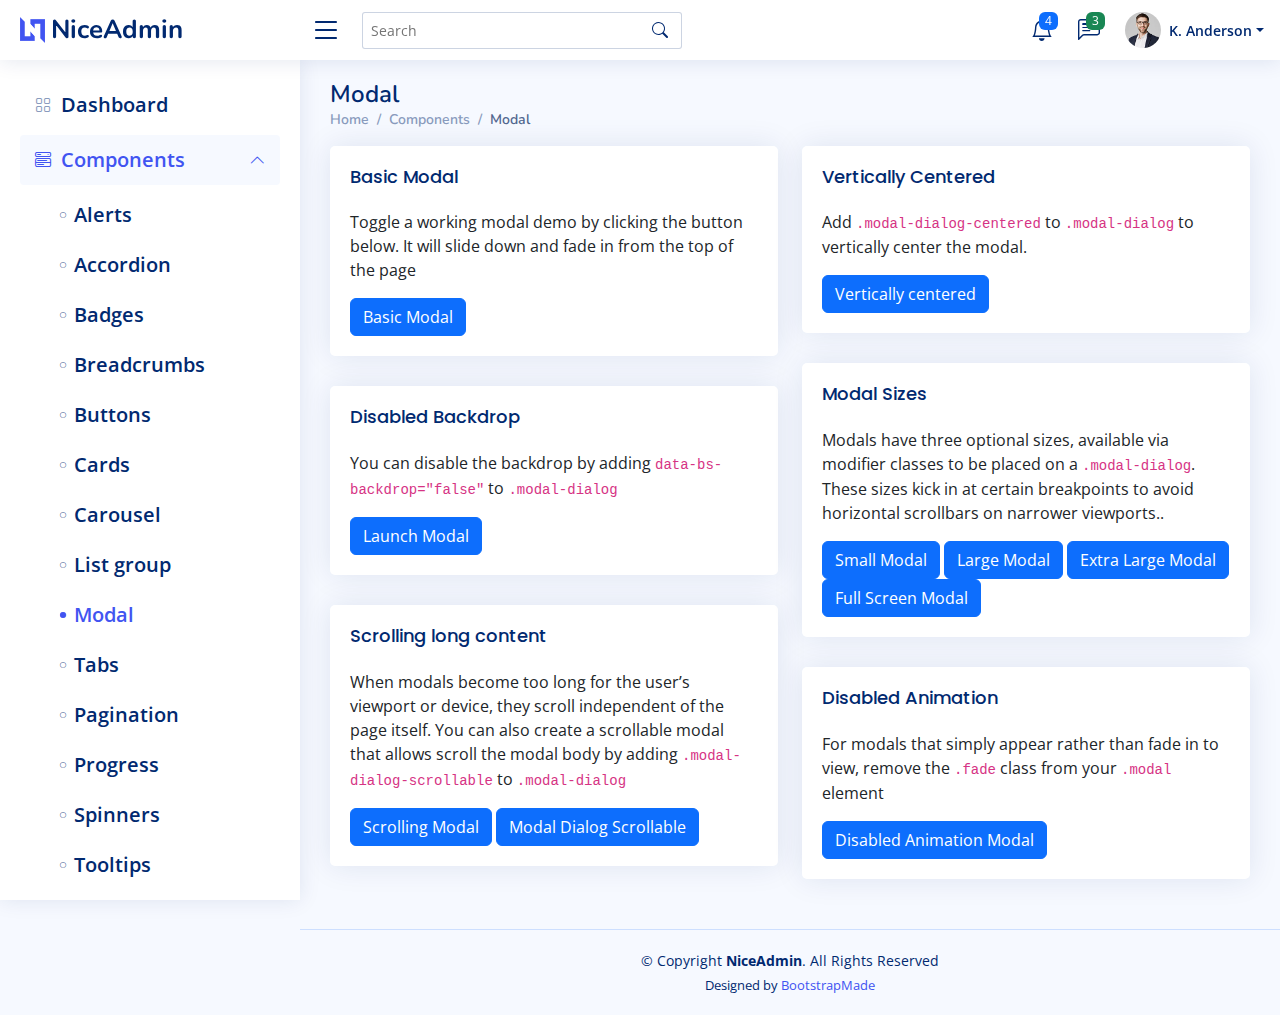
<file: templates/land_management/components-modal.html>
<!DOCTYPE html>
<html lang="en">

<head>
  <meta charset="utf-8">
  <meta content="width=device-width, initial-scale=1.0" name="viewport">

  <title>Components / Modal - NiceAdmin Bootstrap Template</title>
  <meta content="" name="description">
  <meta content="" name="keywords">

  <!-- Favicons -->
  <link href="assets/img/favicon.png" rel="icon">
  <link href="assets/img/apple-touch-icon.png" rel="apple-touch-icon">

  <!-- Google Fonts -->
  <link href="https://fonts.gstatic.com" rel="preconnect">
  <link href="https://fonts.googleapis.com/css?family=Open+Sans:300,300i,400,400i,600,600i,700,700i|Nunito:300,300i,400,400i,600,600i,700,700i|Poppins:300,300i,400,400i,500,500i,600,600i,700,700i" rel="stylesheet">

  <!-- Vendor CSS Files -->
  <link href="assets/vendor/bootstrap/css/bootstrap.min.css" rel="stylesheet">
  <link href="assets/vendor/bootstrap-icons/bootstrap-icons.css" rel="stylesheet">
  <link href="assets/vendor/boxicons/css/boxicons.min.css" rel="stylesheet">
  <link href="assets/vendor/quill/quill.snow.css" rel="stylesheet">
  <link href="assets/vendor/quill/quill.bubble.css" rel="stylesheet">
  <link href="assets/vendor/remixicon/remixicon.css" rel="stylesheet">
  <link href="assets/vendor/simple-datatables/style.css" rel="stylesheet">

  <!-- Template Main CSS File -->
  <link href="assets/css/style.css" rel="stylesheet">

  <!-- =======================================================
  * Template Name: NiceAdmin
  * Template URL: https://bootstrapmade.com/nice-admin-bootstrap-admin-html-template/
  * Updated: Apr 20 2024 with Bootstrap v5.3.3
  * Author: BootstrapMade.com
  * License: https://bootstrapmade.com/license/
  ======================================================== -->
</head>

<body>

  <!-- ======= Header ======= -->
  <header id="header" class="header fixed-top d-flex align-items-center">

    <div class="d-flex align-items-center justify-content-between">
      <a href="index.html" class="logo d-flex align-items-center">
        <img src="assets/img/logo.png" alt="">
        <span class="d-none d-lg-block">NiceAdmin</span>
      </a>
      <i class="bi bi-list toggle-sidebar-btn"></i>
    </div><!-- End Logo -->

    <div class="search-bar">
      <form class="search-form d-flex align-items-center" method="POST" action="#">
        <input type="text" name="query" placeholder="Search" title="Enter search keyword">
        <button type="submit" title="Search"><i class="bi bi-search"></i></button>
      </form>
    </div><!-- End Search Bar -->

    <nav class="header-nav ms-auto">
      <ul class="d-flex align-items-center">

        <li class="nav-item d-block d-lg-none">
          <a class="nav-link nav-icon search-bar-toggle " href="#">
            <i class="bi bi-search"></i>
          </a>
        </li><!-- End Search Icon-->

        <li class="nav-item dropdown">

          <a class="nav-link nav-icon" href="#" data-bs-toggle="dropdown">
            <i class="bi bi-bell"></i>
            <span class="badge bg-primary badge-number">4</span>
          </a><!-- End Notification Icon -->

          <ul class="dropdown-menu dropdown-menu-end dropdown-menu-arrow notifications">
            <li class="dropdown-header">
              You have 4 new notifications
              <a href="#"><span class="badge rounded-pill bg-primary p-2 ms-2">View all</span></a>
            </li>
            <li>
              <hr class="dropdown-divider">
            </li>

            <li class="notification-item">
              <i class="bi bi-exclamation-circle text-warning"></i>
              <div>
                <h4>Lorem Ipsum</h4>
                <p>Quae dolorem earum veritatis oditseno</p>
                <p>30 min. ago</p>
              </div>
            </li>

            <li>
              <hr class="dropdown-divider">
            </li>

            <li class="notification-item">
              <i class="bi bi-x-circle text-danger"></i>
              <div>
                <h4>Atque rerum nesciunt</h4>
                <p>Quae dolorem earum veritatis oditseno</p>
                <p>1 hr. ago</p>
              </div>
            </li>

            <li>
              <hr class="dropdown-divider">
            </li>

            <li class="notification-item">
              <i class="bi bi-check-circle text-success"></i>
              <div>
                <h4>Sit rerum fuga</h4>
                <p>Quae dolorem earum veritatis oditseno</p>
                <p>2 hrs. ago</p>
              </div>
            </li>

            <li>
              <hr class="dropdown-divider">
            </li>

            <li class="notification-item">
              <i class="bi bi-info-circle text-primary"></i>
              <div>
                <h4>Dicta reprehenderit</h4>
                <p>Quae dolorem earum veritatis oditseno</p>
                <p>4 hrs. ago</p>
              </div>
            </li>

            <li>
              <hr class="dropdown-divider">
            </li>
            <li class="dropdown-footer">
              <a href="#">Show all notifications</a>
            </li>

          </ul><!-- End Notification Dropdown Items -->

        </li><!-- End Notification Nav -->

        <li class="nav-item dropdown">

          <a class="nav-link nav-icon" href="#" data-bs-toggle="dropdown">
            <i class="bi bi-chat-left-text"></i>
            <span class="badge bg-success badge-number">3</span>
          </a><!-- End Messages Icon -->

          <ul class="dropdown-menu dropdown-menu-end dropdown-menu-arrow messages">
            <li class="dropdown-header">
              You have 3 new messages
              <a href="#"><span class="badge rounded-pill bg-primary p-2 ms-2">View all</span></a>
            </li>
            <li>
              <hr class="dropdown-divider">
            </li>

            <li class="message-item">
              <a href="#">
                <img src="assets/img/messages-1.jpg" alt="" class="rounded-circle">
                <div>
                  <h4>Maria Hudson</h4>
                  <p>Velit asperiores et ducimus soluta repudiandae labore officia est ut...</p>
                  <p>4 hrs. ago</p>
                </div>
              </a>
            </li>
            <li>
              <hr class="dropdown-divider">
            </li>

            <li class="message-item">
              <a href="#">
                <img src="assets/img/messages-2.jpg" alt="" class="rounded-circle">
                <div>
                  <h4>Anna Nelson</h4>
                  <p>Velit asperiores et ducimus soluta repudiandae labore officia est ut...</p>
                  <p>6 hrs. ago</p>
                </div>
              </a>
            </li>
            <li>
              <hr class="dropdown-divider">
            </li>

            <li class="message-item">
              <a href="#">
                <img src="assets/img/messages-3.jpg" alt="" class="rounded-circle">
                <div>
                  <h4>David Muldon</h4>
                  <p>Velit asperiores et ducimus soluta repudiandae labore officia est ut...</p>
                  <p>8 hrs. ago</p>
                </div>
              </a>
            </li>
            <li>
              <hr class="dropdown-divider">
            </li>

            <li class="dropdown-footer">
              <a href="#">Show all messages</a>
            </li>

          </ul><!-- End Messages Dropdown Items -->

        </li><!-- End Messages Nav -->

        <li class="nav-item dropdown pe-3">

          <a class="nav-link nav-profile d-flex align-items-center pe-0" href="#" data-bs-toggle="dropdown">
            <img src="assets/img/profile-img.jpg" alt="Profile" class="rounded-circle">
            <span class="d-none d-md-block dropdown-toggle ps-2">K. Anderson</span>
          </a><!-- End Profile Iamge Icon -->

          <ul class="dropdown-menu dropdown-menu-end dropdown-menu-arrow profile">
            <li class="dropdown-header">
              <h6>Kevin Anderson</h6>
              <span>Web Designer</span>
            </li>
            <li>
              <hr class="dropdown-divider">
            </li>

            <li>
              <a class="dropdown-item d-flex align-items-center" href="users-profile.html">
                <i class="bi bi-person"></i>
                <span>My Profile</span>
              </a>
            </li>
            <li>
              <hr class="dropdown-divider">
            </li>

            <li>
              <a class="dropdown-item d-flex align-items-center" href="users-profile.html">
                <i class="bi bi-gear"></i>
                <span>Account Settings</span>
              </a>
            </li>
            <li>
              <hr class="dropdown-divider">
            </li>

            <li>
              <a class="dropdown-item d-flex align-items-center" href="pages-faq.html">
                <i class="bi bi-question-circle"></i>
                <span>Need Help?</span>
              </a>
            </li>
            <li>
              <hr class="dropdown-divider">
            </li>

            <li>
              <a class="dropdown-item d-flex align-items-center" href="#">
                <i class="bi bi-box-arrow-right"></i>
                <span>Sign Out</span>
              </a>
            </li>

          </ul><!-- End Profile Dropdown Items -->
        </li><!-- End Profile Nav -->

      </ul>
    </nav><!-- End Icons Navigation -->

  </header><!-- End Header -->

  <!-- ======= Sidebar ======= -->
  <aside id="sidebar" class="sidebar">

    <ul class="sidebar-nav" id="sidebar-nav">

      <li class="nav-item">
        <a class="nav-link collapsed" href="index.html">
          <i class="bi bi-grid"></i>
          <span>Dashboard</span>
        </a>
      </li><!-- End Dashboard Nav -->

      <li class="nav-item">
        <a class="nav-link " data-bs-target="#components-nav" data-bs-toggle="collapse" href="#">
          <i class="bi bi-menu-button-wide"></i><span>Components</span><i class="bi bi-chevron-down ms-auto"></i>
        </a>
        <ul id="components-nav" class="nav-content collapse show" data-bs-parent="#sidebar-nav">
          <li>
            <a href="components-alerts.html">
              <i class="bi bi-circle"></i><span>Alerts</span>
            </a>
          </li>
          <li>
            <a href="components-accordion.html">
              <i class="bi bi-circle"></i><span>Accordion</span>
            </a>
          </li>
          <li>
            <a href="components-badges.html">
              <i class="bi bi-circle"></i><span>Badges</span>
            </a>
          </li>
          <li>
            <a href="components-breadcrumbs.html">
              <i class="bi bi-circle"></i><span>Breadcrumbs</span>
            </a>
          </li>
          <li>
            <a href="components-buttons.html">
              <i class="bi bi-circle"></i><span>Buttons</span>
            </a>
          </li>
          <li>
            <a href="components-cards.html">
              <i class="bi bi-circle"></i><span>Cards</span>
            </a>
          </li>
          <li>
            <a href="components-carousel.html">
              <i class="bi bi-circle"></i><span>Carousel</span>
            </a>
          </li>
          <li>
            <a href="components-list-group.html">
              <i class="bi bi-circle"></i><span>List group</span>
            </a>
          </li>
          <li>
            <a href="components-modal.html" class="active">
              <i class="bi bi-circle"></i><span>Modal</span>
            </a>
          </li>
          <li>
            <a href="components-tabs.html">
              <i class="bi bi-circle"></i><span>Tabs</span>
            </a>
          </li>
          <li>
            <a href="components-pagination.html">
              <i class="bi bi-circle"></i><span>Pagination</span>
            </a>
          </li>
          <li>
            <a href="components-progress.html">
              <i class="bi bi-circle"></i><span>Progress</span>
            </a>
          </li>
          <li>
            <a href="components-spinners.html">
              <i class="bi bi-circle"></i><span>Spinners</span>
            </a>
          </li>
          <li>
            <a href="components-tooltips.html">
              <i class="bi bi-circle"></i><span>Tooltips</span>
            </a>
          </li>
        </ul>
      </li><!-- End Components Nav -->

      <li class="nav-item">
        <a class="nav-link collapsed" data-bs-target="#forms-nav" data-bs-toggle="collapse" href="#">
          <i class="bi bi-journal-text"></i><span>Forms</span><i class="bi bi-chevron-down ms-auto"></i>
        </a>
        <ul id="forms-nav" class="nav-content collapse " data-bs-parent="#sidebar-nav">
          <li>
            <a href="forms-elements.html">
              <i class="bi bi-circle"></i><span>Form Elements</span>
            </a>
          </li>
          <li>
            <a href="forms-layouts.html">
              <i class="bi bi-circle"></i><span>Form Layouts</span>
            </a>
          </li>
          <li>
            <a href="forms-editors.html">
              <i class="bi bi-circle"></i><span>Form Editors</span>
            </a>
          </li>
          <li>
            <a href="forms-validation.html">
              <i class="bi bi-circle"></i><span>Form Validation</span>
            </a>
          </li>
        </ul>
      </li><!-- End Forms Nav -->

      <li class="nav-item">
        <a class="nav-link collapsed" data-bs-target="#tables-nav" data-bs-toggle="collapse" href="#">
          <i class="bi bi-layout-text-window-reverse"></i><span>Tables</span><i class="bi bi-chevron-down ms-auto"></i>
        </a>
        <ul id="tables-nav" class="nav-content collapse " data-bs-parent="#sidebar-nav">
          <li>
            <a href="tables-general.html">
              <i class="bi bi-circle"></i><span>General Tables</span>
            </a>
          </li>
          <li>
            <a href="tables-data.html">
              <i class="bi bi-circle"></i><span>Data Tables</span>
            </a>
          </li>
        </ul>
      </li><!-- End Tables Nav -->

      <li class="nav-item">
        <a class="nav-link collapsed" data-bs-target="#charts-nav" data-bs-toggle="collapse" href="#">
          <i class="bi bi-bar-chart"></i><span>Charts</span><i class="bi bi-chevron-down ms-auto"></i>
        </a>
        <ul id="charts-nav" class="nav-content collapse " data-bs-parent="#sidebar-nav">
          <li>
            <a href="charts-chartjs.html">
              <i class="bi bi-circle"></i><span>Chart.js</span>
            </a>
          </li>
          <li>
            <a href="charts-apexcharts.html">
              <i class="bi bi-circle"></i><span>ApexCharts</span>
            </a>
          </li>
          <li>
            <a href="charts-echarts.html">
              <i class="bi bi-circle"></i><span>ECharts</span>
            </a>
          </li>
        </ul>
      </li><!-- End Charts Nav -->

      <li class="nav-item">
        <a class="nav-link collapsed" data-bs-target="#icons-nav" data-bs-toggle="collapse" href="#">
          <i class="bi bi-gem"></i><span>Icons</span><i class="bi bi-chevron-down ms-auto"></i>
        </a>
        <ul id="icons-nav" class="nav-content collapse " data-bs-parent="#sidebar-nav">
          <li>
            <a href="icons-bootstrap.html">
              <i class="bi bi-circle"></i><span>Bootstrap Icons</span>
            </a>
          </li>
          <li>
            <a href="icons-remix.html">
              <i class="bi bi-circle"></i><span>Remix Icons</span>
            </a>
          </li>
          <li>
            <a href="icons-boxicons.html">
              <i class="bi bi-circle"></i><span>Boxicons</span>
            </a>
          </li>
        </ul>
      </li><!-- End Icons Nav -->

      <li class="nav-heading">Pages</li>

      <li class="nav-item">
        <a class="nav-link collapsed" href="users-profile.html">
          <i class="bi bi-person"></i>
          <span>Profile</span>
        </a>
      </li><!-- End Profile Page Nav -->

      <li class="nav-item">
        <a class="nav-link collapsed" href="pages-faq.html">
          <i class="bi bi-question-circle"></i>
          <span>F.A.Q</span>
        </a>
      </li><!-- End F.A.Q Page Nav -->

      <li class="nav-item">
        <a class="nav-link collapsed" href="pages-contact.html">
          <i class="bi bi-envelope"></i>
          <span>Contact</span>
        </a>
      </li><!-- End Contact Page Nav -->

      <li class="nav-item">
        <a class="nav-link collapsed" href="pages-register.html">
          <i class="bi bi-card-list"></i>
          <span>Register</span>
        </a>
      </li><!-- End Register Page Nav -->

      <li class="nav-item">
        <a class="nav-link collapsed" href="pages-login.html">
          <i class="bi bi-box-arrow-in-right"></i>
          <span>Login</span>
        </a>
      </li><!-- End Login Page Nav -->

      <li class="nav-item">
        <a class="nav-link collapsed" href="pages-error-404.html">
          <i class="bi bi-dash-circle"></i>
          <span>Error 404</span>
        </a>
      </li><!-- End Error 404 Page Nav -->

      <li class="nav-item">
        <a class="nav-link collapsed" href="pages-blank.html">
          <i class="bi bi-file-earmark"></i>
          <span>Blank</span>
        </a>
      </li><!-- End Blank Page Nav -->

    </ul>

  </aside><!-- End Sidebar-->

  <main id="main" class="main">

    <div class="pagetitle">
      <h1>Modal</h1>
      <nav>
        <ol class="breadcrumb">
          <li class="breadcrumb-item"><a href="index.html">Home</a></li>
          <li class="breadcrumb-item">Components</li>
          <li class="breadcrumb-item active">Modal</li>
        </ol>
      </nav>
    </div><!-- End Page Title -->

    <section class="section">
      <div class="row">
        <div class="col-lg-6">

          <div class="card">
            <div class="card-body">
              <h5 class="card-title">Basic Modal</h5>
              <p>Toggle a working modal demo by clicking the button below. It will slide down and fade in from the top of the page</p>

              <!-- Basic Modal -->
              <button type="button" class="btn btn-primary" data-bs-toggle="modal" data-bs-target="#basicModal">
                Basic Modal
              </button>
              <div class="modal fade" id="basicModal" tabindex="-1">
                <div class="modal-dialog">
                  <div class="modal-content">
                    <div class="modal-header">
                      <h5 class="modal-title">Basic Modal</h5>
                      <button type="button" class="btn-close" data-bs-dismiss="modal" aria-label="Close"></button>
                    </div>
                    <div class="modal-body">
                      Non omnis incidunt qui sed occaecati magni asperiores est mollitia. Soluta at et reprehenderit. Placeat autem numquam et fuga numquam. Tempora in facere consequatur sit dolor ipsum. Consequatur nemo amet incidunt est facilis. Dolorem neque recusandae quo sit molestias sint dignissimos.
                    </div>
                    <div class="modal-footer">
                      <button type="button" class="btn btn-secondary" data-bs-dismiss="modal">Close</button>
                      <button type="button" class="btn btn-primary">Save changes</button>
                    </div>
                  </div>
                </div>
              </div><!-- End Basic Modal-->

            </div>
          </div>

          <div class="card">
            <div class="card-body">
              <h5 class="card-title">Disabled Backdrop</h5>
              <p>You can disable the backdrop by adding <code>data-bs-backdrop="false"</code> to <code>.modal-dialog</code></p>

              <!-- Disabled Backdrop Modal -->
              <button type="button" class="btn btn-primary" data-bs-toggle="modal" data-bs-target="#disablebackdrop">
                Launch Modal
              </button>
              <div class="modal fade" id="disablebackdrop" tabindex="-1" data-bs-backdrop="false">
                <div class="modal-dialog">
                  <div class="modal-content">
                    <div class="modal-header">
                      <h5 class="modal-title">Disabled Backdrop</h5>
                      <button type="button" class="btn-close" data-bs-dismiss="modal" aria-label="Close"></button>
                    </div>
                    <div class="modal-body">
                      Non omnis incidunt qui sed occaecati magni asperiores est mollitia. Soluta at et reprehenderit. Placeat autem numquam et fuga numquam. Tempora in facere consequatur sit dolor ipsum. Consequatur nemo amet incidunt est facilis. Dolorem neque recusandae quo sit molestias sint dignissimos.
                    </div>
                    <div class="modal-footer">
                      <button type="button" class="btn btn-secondary" data-bs-dismiss="modal">Close</button>
                      <button type="button" class="btn btn-primary">Save changes</button>
                    </div>
                  </div>
                </div>
              </div><!-- End Disabled Backdrop Modal-->

            </div>
          </div>

          <div class="card">
            <div class="card-body">
              <h5 class="card-title">Scrolling long content</h5>
              <p>When modals become too long for the user’s viewport or device, they scroll independent of the page itself. You can also create a scrollable modal that allows scroll the modal body by adding <code>.modal-dialog-scrollable</code> to <code>.modal-dialog</code></p>

              <!-- Scrolling Modal -->
              <button type="button" class="btn btn-primary" data-bs-toggle="modal" data-bs-target="#scrollingModal">
                Scrolling Modal
              </button>
              <div class="modal fade" id="scrollingModal" tabindex="-1">
                <div class="modal-dialog">
                  <div class="modal-content">
                    <div class="modal-header">
                      <h5 class="modal-title">Scrolling Modal</h5>
                      <button type="button" class="btn-close" data-bs-dismiss="modal" aria-label="Close"></button>
                    </div>
                    <div class="modal-body" style="min-height: 1500px;">
                      Non omnis incidunt qui sed occaecati magni asperiores est mollitia. Soluta at et reprehenderit. Placeat autem numquam et fuga numquam. Tempora in facere consequatur sit dolor ipsum. Consequatur nemo amet incidunt est facilis. Dolorem neque recusandae quo sit molestias sint dignissimos.
                    </div>
                    <div class="modal-footer">
                      <button type="button" class="btn btn-secondary" data-bs-dismiss="modal">Close</button>
                      <button type="button" class="btn btn-primary">Save changes</button>
                    </div>
                  </div>
                </div>
              </div><!-- End Scrolling Modal-->

              <!-- Modal Dialog Scrollable -->
              <button type="button" class="btn btn-primary" data-bs-toggle="modal" data-bs-target="#modalDialogScrollable">
                Modal Dialog Scrollable
              </button>
              <div class="modal fade" id="modalDialogScrollable" tabindex="-1">
                <div class="modal-dialog modal-dialog-scrollable">
                  <div class="modal-content">
                    <div class="modal-header">
                      <h5 class="modal-title">Modal Dialog Scrollable</h5>
                      <button type="button" class="btn-close" data-bs-dismiss="modal" aria-label="Close"></button>
                    </div>
                    <div class="modal-body">
                      Non omnis incidunt qui sed occaecati magni asperiores est mollitia. Soluta at et reprehenderit. Placeat autem numquam et fuga numquam. Tempora in facere consequatur sit dolor ipsum. Consequatur nemo amet incidunt est facilis. Dolorem neque recusandae quo sit molestias sint dignissimos.
                      <br><br><br><br><br><br><br><br><br><br><br><br><br><br><br><br><br><br><br><br><br><br><br><br><br><br><br><br><br><br><br><br><br><br><br><br><br><br><br><br>
                      This content should appear at the bottom after you scroll.
                    </div>
                    <div class="modal-footer">
                      <button type="button" class="btn btn-secondary" data-bs-dismiss="modal">Close</button>
                      <button type="button" class="btn btn-primary">Save changes</button>
                    </div>
                  </div>
                </div>
              </div><!-- End Modal Dialog Scrollable-->

            </div>
          </div>

        </div>

        <div class="col-lg-6">

          <div class="card">
            <div class="card-body">
              <h5 class="card-title">Vertically Centered</h5>
              <p>Add <code>.modal-dialog-centered</code> to <code>.modal-dialog</code> to vertically center the modal.</p>

              <!-- Vertically centered Modal -->
              <button type="button" class="btn btn-primary" data-bs-toggle="modal" data-bs-target="#verticalycentered">
                Vertically centered
              </button>
              <div class="modal fade" id="verticalycentered" tabindex="-1">
                <div class="modal-dialog modal-dialog-centered">
                  <div class="modal-content">
                    <div class="modal-header">
                      <h5 class="modal-title">Vertically Centered</h5>
                      <button type="button" class="btn-close" data-bs-dismiss="modal" aria-label="Close"></button>
                    </div>
                    <div class="modal-body">
                      Non omnis incidunt qui sed occaecati magni asperiores est mollitia. Soluta at et reprehenderit. Placeat autem numquam et fuga numquam. Tempora in facere consequatur sit dolor ipsum. Consequatur nemo amet incidunt est facilis. Dolorem neque recusandae quo sit molestias sint dignissimos.
                    </div>
                    <div class="modal-footer">
                      <button type="button" class="btn btn-secondary" data-bs-dismiss="modal">Close</button>
                      <button type="button" class="btn btn-primary">Save changes</button>
                    </div>
                  </div>
                </div>
              </div><!-- End Vertically centered Modal-->

            </div>
          </div>

          <div class="card">
            <div class="card-body">
              <h5 class="card-title">Modal Sizes</h5>
              <p>Modals have three optional sizes, available via modifier classes to be placed on a <code>.modal-dialog</code>. These sizes kick in at certain breakpoints to avoid horizontal scrollbars on narrower viewports..</p>

              <!-- Small Modal -->
              <button type="button" class="btn btn-primary" data-bs-toggle="modal" data-bs-target="#smallModal">
                Small Modal
              </button>

              <div class="modal fade" id="smallModal" tabindex="-1">
                <div class="modal-dialog modal-sm">
                  <div class="modal-content">
                    <div class="modal-header">
                      <h5 class="modal-title">Small Modal</h5>
                      <button type="button" class="btn-close" data-bs-dismiss="modal" aria-label="Close"></button>
                    </div>
                    <div class="modal-body">
                      Non omnis incidunt qui sed occaecati magni asperiores est mollitia. Soluta at et reprehenderit. Placeat autem numquam et fuga numquam. Tempora in facere consequatur sit dolor ipsum. Consequatur nemo amet incidunt est facilis. Dolorem neque recusandae quo sit molestias sint dignissimos.
                    </div>
                    <div class="modal-footer">
                      <button type="button" class="btn btn-secondary" data-bs-dismiss="modal">Close</button>
                      <button type="button" class="btn btn-primary">Save changes</button>
                    </div>
                  </div>
                </div>
              </div><!-- End Small Modal-->

              <!-- Large Modal -->
              <button type="button" class="btn btn-primary" data-bs-toggle="modal" data-bs-target="#largeModal">
                Large Modal
              </button>

              <div class="modal fade" id="largeModal" tabindex="-1">
                <div class="modal-dialog modal-lg">
                  <div class="modal-content">
                    <div class="modal-header">
                      <h5 class="modal-title">Large Modal</h5>
                      <button type="button" class="btn-close" data-bs-dismiss="modal" aria-label="Close"></button>
                    </div>
                    <div class="modal-body">
                      Non omnis incidunt qui sed occaecati magni asperiores est mollitia. Soluta at et reprehenderit. Placeat autem numquam et fuga numquam. Tempora in facere consequatur sit dolor ipsum. Consequatur nemo amet incidunt est facilis. Dolorem neque recusandae quo sit molestias sint dignissimos.
                    </div>
                    <div class="modal-footer">
                      <button type="button" class="btn btn-secondary" data-bs-dismiss="modal">Close</button>
                      <button type="button" class="btn btn-primary">Save changes</button>
                    </div>
                  </div>
                </div>
              </div><!-- End Large Modal-->

              <!-- Extra Large Modal -->
              <button type="button" class="btn btn-primary" data-bs-toggle="modal" data-bs-target="#ExtralargeModal">
                Extra Large Modal
              </button>

              <div class="modal fade" id="ExtralargeModal" tabindex="-1">
                <div class="modal-dialog modal-xl">
                  <div class="modal-content">
                    <div class="modal-header">
                      <h5 class="modal-title">Extra Large Modal</h5>
                      <button type="button" class="btn-close" data-bs-dismiss="modal" aria-label="Close"></button>
                    </div>
                    <div class="modal-body">
                      Non omnis incidunt qui sed occaecati magni asperiores est mollitia. Soluta at et reprehenderit. Placeat autem numquam et fuga numquam. Tempora in facere consequatur sit dolor ipsum. Consequatur nemo amet incidunt est facilis. Dolorem neque recusandae quo sit molestias sint dignissimos.
                    </div>
                    <div class="modal-footer">
                      <button type="button" class="btn btn-secondary" data-bs-dismiss="modal">Close</button>
                      <button type="button" class="btn btn-primary">Save changes</button>
                    </div>
                  </div>
                </div>
              </div><!-- End Extra Large Modal-->

              <!-- Full Screen Modal -->
              <button type="button" class="btn btn-primary" data-bs-toggle="modal" data-bs-target="#fullscreenModal">
                Full Screen Modal
              </button>

              <div class="modal fade" id="fullscreenModal" tabindex="-1">
                <div class="modal-dialog modal-fullscreen">
                  <div class="modal-content">
                    <div class="modal-header">
                      <h5 class="modal-title">Full Screen Modal</h5>
                      <button type="button" class="btn-close" data-bs-dismiss="modal" aria-label="Close"></button>
                    </div>
                    <div class="modal-body">
                      Non omnis incidunt qui sed occaecati magni asperiores est mollitia. Soluta at et reprehenderit. Placeat autem numquam et fuga numquam. Tempora in facere consequatur sit dolor ipsum. Consequatur nemo amet incidunt est facilis. Dolorem neque recusandae quo sit molestias sint dignissimos.
                    </div>
                    <div class="modal-footer">
                      <button type="button" class="btn btn-secondary" data-bs-dismiss="modal">Close</button>
                      <button type="button" class="btn btn-primary">Save changes</button>
                    </div>
                  </div>
                </div>
              </div><!-- End Full Screen Modal-->

            </div>
          </div>

          <div class="card">
            <div class="card-body">
              <h5 class="card-title">Disabled Animation</h5>
              <p>For modals that simply appear rather than fade in to view, remove the <code>.fade</code> class from your <code>.modal</code> element </p>

              <!-- Disabled Animation Modal -->
              <button type="button" class="btn btn-primary" data-bs-toggle="modal" data-bs-target="#disabledAnimation">
                Disabled Animation Modal
              </button>
              <div class="modal" id="disabledAnimation" tabindex="-1">
                <div class="modal-dialog">
                  <div class="modal-content">
                    <div class="modal-header">
                      <h5 class="modal-title">Disabled Animation Modal</h5>
                      <button type="button" class="btn-close" data-bs-dismiss="modal" aria-label="Close"></button>
                    </div>
                    <div class="modal-body">
                      Non omnis incidunt qui sed occaecati magni asperiores est mollitia. Soluta at et reprehenderit. Placeat autem numquam et fuga numquam. Tempora in facere consequatur sit dolor ipsum. Consequatur nemo amet incidunt est facilis. Dolorem neque recusandae quo sit molestias sint dignissimos.
                    </div>
                    <div class="modal-footer">
                      <button type="button" class="btn btn-secondary" data-bs-dismiss="modal">Close</button>
                      <button type="button" class="btn btn-primary">Save changes</button>
                    </div>
                  </div>
                </div>
              </div><!-- End Disabled Animation Modal-->

            </div>
          </div>

        </div>
      </div>
    </section>

  </main><!-- End #main -->

  <!-- ======= Footer ======= -->
  <footer id="footer" class="footer">
    <div class="copyright">
      &copy; Copyright <strong><span>NiceAdmin</span></strong>. All Rights Reserved
    </div>
    <div class="credits">
      <!-- All the links in the footer should remain intact. -->
      <!-- You can delete the links only if you purchased the pro version. -->
      <!-- Licensing information: https://bootstrapmade.com/license/ -->
      <!-- Purchase the pro version with working PHP/AJAX contact form: https://bootstrapmade.com/nice-admin-bootstrap-admin-html-template/ -->
      Designed by <a href="https://bootstrapmade.com/">BootstrapMade</a>
    </div>
  </footer><!-- End Footer -->

  <a href="#" class="back-to-top d-flex align-items-center justify-content-center"><i class="bi bi-arrow-up-short"></i></a>

  <!-- Vendor JS Files -->
  <script src="assets/vendor/apexcharts/apexcharts.min.js"></script>
  <script src="assets/vendor/bootstrap/js/bootstrap.bundle.min.js"></script>
  <script src="assets/vendor/chart.js/chart.umd.js"></script>
  <script src="assets/vendor/echarts/echarts.min.js"></script>
  <script src="assets/vendor/quill/quill.js"></script>
  <script src="assets/vendor/simple-datatables/simple-datatables.js"></script>
  <script src="assets/vendor/tinymce/tinymce.min.js"></script>
  <script src="assets/vendor/php-email-form/validate.js"></script>

  <!-- Template Main JS File -->
  <script src="assets/js/main.js"></script>

</body>

</html>
</file>
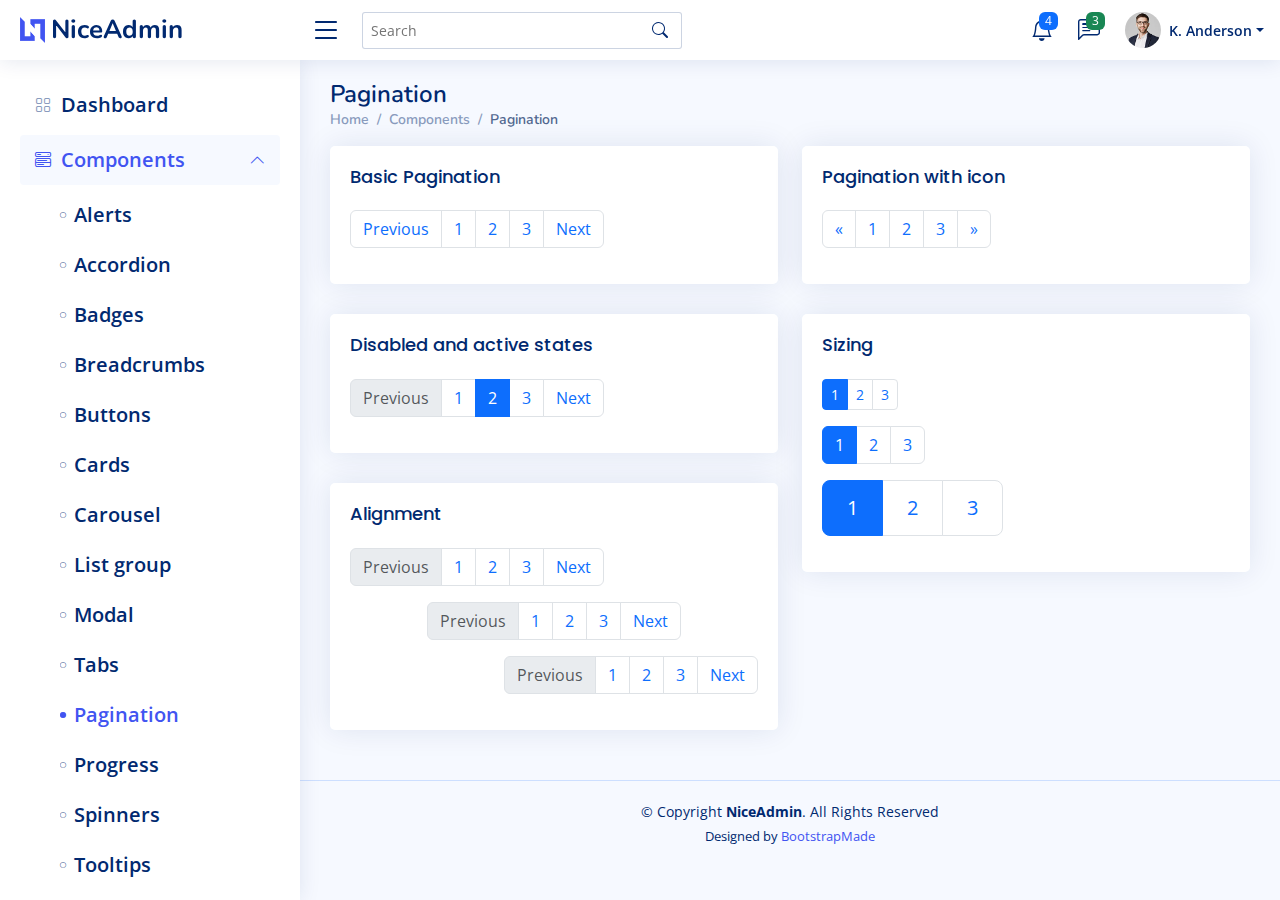
<file: templates/land_management/components-pagination.html>
<!DOCTYPE html>
<html lang="en">

<head>
  <meta charset="utf-8">
  <meta content="width=device-width, initial-scale=1.0" name="viewport">

  <title>Components / Pagination - NiceAdmin Bootstrap Template</title>
  <meta content="" name="description">
  <meta content="" name="keywords">

  <!-- Favicons -->
  <link href="assets/img/favicon.png" rel="icon">
  <link href="assets/img/apple-touch-icon.png" rel="apple-touch-icon">

  <!-- Google Fonts -->
  <link href="https://fonts.gstatic.com" rel="preconnect">
  <link href="https://fonts.googleapis.com/css?family=Open+Sans:300,300i,400,400i,600,600i,700,700i|Nunito:300,300i,400,400i,600,600i,700,700i|Poppins:300,300i,400,400i,500,500i,600,600i,700,700i" rel="stylesheet">

  <!-- Vendor CSS Files -->
  <link href="assets/vendor/bootstrap/css/bootstrap.min.css" rel="stylesheet">
  <link href="assets/vendor/bootstrap-icons/bootstrap-icons.css" rel="stylesheet">
  <link href="assets/vendor/boxicons/css/boxicons.min.css" rel="stylesheet">
  <link href="assets/vendor/quill/quill.snow.css" rel="stylesheet">
  <link href="assets/vendor/quill/quill.bubble.css" rel="stylesheet">
  <link href="assets/vendor/remixicon/remixicon.css" rel="stylesheet">
  <link href="assets/vendor/simple-datatables/style.css" rel="stylesheet">

  <!-- Template Main CSS File -->
  <link href="assets/css/style.css" rel="stylesheet">

  <!-- =======================================================
  * Template Name: NiceAdmin
  * Template URL: https://bootstrapmade.com/nice-admin-bootstrap-admin-html-template/
  * Updated: Apr 20 2024 with Bootstrap v5.3.3
  * Author: BootstrapMade.com
  * License: https://bootstrapmade.com/license/
  ======================================================== -->
</head>

<body>

  <!-- ======= Header ======= -->
  <header id="header" class="header fixed-top d-flex align-items-center">

    <div class="d-flex align-items-center justify-content-between">
      <a href="index.html" class="logo d-flex align-items-center">
        <img src="assets/img/logo.png" alt="">
        <span class="d-none d-lg-block">NiceAdmin</span>
      </a>
      <i class="bi bi-list toggle-sidebar-btn"></i>
    </div><!-- End Logo -->

    <div class="search-bar">
      <form class="search-form d-flex align-items-center" method="POST" action="#">
        <input type="text" name="query" placeholder="Search" title="Enter search keyword">
        <button type="submit" title="Search"><i class="bi bi-search"></i></button>
      </form>
    </div><!-- End Search Bar -->

    <nav class="header-nav ms-auto">
      <ul class="d-flex align-items-center">

        <li class="nav-item d-block d-lg-none">
          <a class="nav-link nav-icon search-bar-toggle " href="#">
            <i class="bi bi-search"></i>
          </a>
        </li><!-- End Search Icon-->

        <li class="nav-item dropdown">

          <a class="nav-link nav-icon" href="#" data-bs-toggle="dropdown">
            <i class="bi bi-bell"></i>
            <span class="badge bg-primary badge-number">4</span>
          </a><!-- End Notification Icon -->

          <ul class="dropdown-menu dropdown-menu-end dropdown-menu-arrow notifications">
            <li class="dropdown-header">
              You have 4 new notifications
              <a href="#"><span class="badge rounded-pill bg-primary p-2 ms-2">View all</span></a>
            </li>
            <li>
              <hr class="dropdown-divider">
            </li>

            <li class="notification-item">
              <i class="bi bi-exclamation-circle text-warning"></i>
              <div>
                <h4>Lorem Ipsum</h4>
                <p>Quae dolorem earum veritatis oditseno</p>
                <p>30 min. ago</p>
              </div>
            </li>

            <li>
              <hr class="dropdown-divider">
            </li>

            <li class="notification-item">
              <i class="bi bi-x-circle text-danger"></i>
              <div>
                <h4>Atque rerum nesciunt</h4>
                <p>Quae dolorem earum veritatis oditseno</p>
                <p>1 hr. ago</p>
              </div>
            </li>

            <li>
              <hr class="dropdown-divider">
            </li>

            <li class="notification-item">
              <i class="bi bi-check-circle text-success"></i>
              <div>
                <h4>Sit rerum fuga</h4>
                <p>Quae dolorem earum veritatis oditseno</p>
                <p>2 hrs. ago</p>
              </div>
            </li>

            <li>
              <hr class="dropdown-divider">
            </li>

            <li class="notification-item">
              <i class="bi bi-info-circle text-primary"></i>
              <div>
                <h4>Dicta reprehenderit</h4>
                <p>Quae dolorem earum veritatis oditseno</p>
                <p>4 hrs. ago</p>
              </div>
            </li>

            <li>
              <hr class="dropdown-divider">
            </li>
            <li class="dropdown-footer">
              <a href="#">Show all notifications</a>
            </li>

          </ul><!-- End Notification Dropdown Items -->

        </li><!-- End Notification Nav -->

        <li class="nav-item dropdown">

          <a class="nav-link nav-icon" href="#" data-bs-toggle="dropdown">
            <i class="bi bi-chat-left-text"></i>
            <span class="badge bg-success badge-number">3</span>
          </a><!-- End Messages Icon -->

          <ul class="dropdown-menu dropdown-menu-end dropdown-menu-arrow messages">
            <li class="dropdown-header">
              You have 3 new messages
              <a href="#"><span class="badge rounded-pill bg-primary p-2 ms-2">View all</span></a>
            </li>
            <li>
              <hr class="dropdown-divider">
            </li>

            <li class="message-item">
              <a href="#">
                <img src="assets/img/messages-1.jpg" alt="" class="rounded-circle">
                <div>
                  <h4>Maria Hudson</h4>
                  <p>Velit asperiores et ducimus soluta repudiandae labore officia est ut...</p>
                  <p>4 hrs. ago</p>
                </div>
              </a>
            </li>
            <li>
              <hr class="dropdown-divider">
            </li>

            <li class="message-item">
              <a href="#">
                <img src="assets/img/messages-2.jpg" alt="" class="rounded-circle">
                <div>
                  <h4>Anna Nelson</h4>
                  <p>Velit asperiores et ducimus soluta repudiandae labore officia est ut...</p>
                  <p>6 hrs. ago</p>
                </div>
              </a>
            </li>
            <li>
              <hr class="dropdown-divider">
            </li>

            <li class="message-item">
              <a href="#">
                <img src="assets/img/messages-3.jpg" alt="" class="rounded-circle">
                <div>
                  <h4>David Muldon</h4>
                  <p>Velit asperiores et ducimus soluta repudiandae labore officia est ut...</p>
                  <p>8 hrs. ago</p>
                </div>
              </a>
            </li>
            <li>
              <hr class="dropdown-divider">
            </li>

            <li class="dropdown-footer">
              <a href="#">Show all messages</a>
            </li>

          </ul><!-- End Messages Dropdown Items -->

        </li><!-- End Messages Nav -->

        <li class="nav-item dropdown pe-3">

          <a class="nav-link nav-profile d-flex align-items-center pe-0" href="#" data-bs-toggle="dropdown">
            <img src="assets/img/profile-img.jpg" alt="Profile" class="rounded-circle">
            <span class="d-none d-md-block dropdown-toggle ps-2">K. Anderson</span>
          </a><!-- End Profile Iamge Icon -->

          <ul class="dropdown-menu dropdown-menu-end dropdown-menu-arrow profile">
            <li class="dropdown-header">
              <h6>Kevin Anderson</h6>
              <span>Web Designer</span>
            </li>
            <li>
              <hr class="dropdown-divider">
            </li>

            <li>
              <a class="dropdown-item d-flex align-items-center" href="users-profile.html">
                <i class="bi bi-person"></i>
                <span>My Profile</span>
              </a>
            </li>
            <li>
              <hr class="dropdown-divider">
            </li>

            <li>
              <a class="dropdown-item d-flex align-items-center" href="users-profile.html">
                <i class="bi bi-gear"></i>
                <span>Account Settings</span>
              </a>
            </li>
            <li>
              <hr class="dropdown-divider">
            </li>

            <li>
              <a class="dropdown-item d-flex align-items-center" href="pages-faq.html">
                <i class="bi bi-question-circle"></i>
                <span>Need Help?</span>
              </a>
            </li>
            <li>
              <hr class="dropdown-divider">
            </li>

            <li>
              <a class="dropdown-item d-flex align-items-center" href="#">
                <i class="bi bi-box-arrow-right"></i>
                <span>Sign Out</span>
              </a>
            </li>

          </ul><!-- End Profile Dropdown Items -->
        </li><!-- End Profile Nav -->

      </ul>
    </nav><!-- End Icons Navigation -->

  </header><!-- End Header -->

  <!-- ======= Sidebar ======= -->
  <aside id="sidebar" class="sidebar">

    <ul class="sidebar-nav" id="sidebar-nav">

      <li class="nav-item">
        <a class="nav-link collapsed" href="index.html">
          <i class="bi bi-grid"></i>
          <span>Dashboard</span>
        </a>
      </li><!-- End Dashboard Nav -->

      <li class="nav-item">
        <a class="nav-link " data-bs-target="#components-nav" data-bs-toggle="collapse" href="#">
          <i class="bi bi-menu-button-wide"></i><span>Components</span><i class="bi bi-chevron-down ms-auto"></i>
        </a>
        <ul id="components-nav" class="nav-content collapse show" data-bs-parent="#sidebar-nav">
          <li>
            <a href="components-alerts.html">
              <i class="bi bi-circle"></i><span>Alerts</span>
            </a>
          </li>
          <li>
            <a href="components-accordion.html">
              <i class="bi bi-circle"></i><span>Accordion</span>
            </a>
          </li>
          <li>
            <a href="components-badges.html">
              <i class="bi bi-circle"></i><span>Badges</span>
            </a>
          </li>
          <li>
            <a href="components-breadcrumbs.html">
              <i class="bi bi-circle"></i><span>Breadcrumbs</span>
            </a>
          </li>
          <li>
            <a href="components-buttons.html">
              <i class="bi bi-circle"></i><span>Buttons</span>
            </a>
          </li>
          <li>
            <a href="components-cards.html">
              <i class="bi bi-circle"></i><span>Cards</span>
            </a>
          </li>
          <li>
            <a href="components-carousel.html">
              <i class="bi bi-circle"></i><span>Carousel</span>
            </a>
          </li>
          <li>
            <a href="components-list-group.html">
              <i class="bi bi-circle"></i><span>List group</span>
            </a>
          </li>
          <li>
            <a href="components-modal.html">
              <i class="bi bi-circle"></i><span>Modal</span>
            </a>
          </li>
          <li>
            <a href="components-tabs.html">
              <i class="bi bi-circle"></i><span>Tabs</span>
            </a>
          </li>
          <li>
            <a href="components-pagination.html" class="active">
              <i class="bi bi-circle"></i><span>Pagination</span>
            </a>
          </li>
          <li>
            <a href="components-progress.html">
              <i class="bi bi-circle"></i><span>Progress</span>
            </a>
          </li>
          <li>
            <a href="components-spinners.html">
              <i class="bi bi-circle"></i><span>Spinners</span>
            </a>
          </li>
          <li>
            <a href="components-tooltips.html">
              <i class="bi bi-circle"></i><span>Tooltips</span>
            </a>
          </li>
        </ul>
      </li><!-- End Components Nav -->

      <li class="nav-item">
        <a class="nav-link collapsed" data-bs-target="#forms-nav" data-bs-toggle="collapse" href="#">
          <i class="bi bi-journal-text"></i><span>Forms</span><i class="bi bi-chevron-down ms-auto"></i>
        </a>
        <ul id="forms-nav" class="nav-content collapse " data-bs-parent="#sidebar-nav">
          <li>
            <a href="forms-elements.html">
              <i class="bi bi-circle"></i><span>Form Elements</span>
            </a>
          </li>
          <li>
            <a href="forms-layouts.html">
              <i class="bi bi-circle"></i><span>Form Layouts</span>
            </a>
          </li>
          <li>
            <a href="forms-editors.html">
              <i class="bi bi-circle"></i><span>Form Editors</span>
            </a>
          </li>
          <li>
            <a href="forms-validation.html">
              <i class="bi bi-circle"></i><span>Form Validation</span>
            </a>
          </li>
        </ul>
      </li><!-- End Forms Nav -->

      <li class="nav-item">
        <a class="nav-link collapsed" data-bs-target="#tables-nav" data-bs-toggle="collapse" href="#">
          <i class="bi bi-layout-text-window-reverse"></i><span>Tables</span><i class="bi bi-chevron-down ms-auto"></i>
        </a>
        <ul id="tables-nav" class="nav-content collapse " data-bs-parent="#sidebar-nav">
          <li>
            <a href="tables-general.html">
              <i class="bi bi-circle"></i><span>General Tables</span>
            </a>
          </li>
          <li>
            <a href="tables-data.html">
              <i class="bi bi-circle"></i><span>Data Tables</span>
            </a>
          </li>
        </ul>
      </li><!-- End Tables Nav -->

      <li class="nav-item">
        <a class="nav-link collapsed" data-bs-target="#charts-nav" data-bs-toggle="collapse" href="#">
          <i class="bi bi-bar-chart"></i><span>Charts</span><i class="bi bi-chevron-down ms-auto"></i>
        </a>
        <ul id="charts-nav" class="nav-content collapse " data-bs-parent="#sidebar-nav">
          <li>
            <a href="charts-chartjs.html">
              <i class="bi bi-circle"></i><span>Chart.js</span>
            </a>
          </li>
          <li>
            <a href="charts-apexcharts.html">
              <i class="bi bi-circle"></i><span>ApexCharts</span>
            </a>
          </li>
          <li>
            <a href="charts-echarts.html">
              <i class="bi bi-circle"></i><span>ECharts</span>
            </a>
          </li>
        </ul>
      </li><!-- End Charts Nav -->

      <li class="nav-item">
        <a class="nav-link collapsed" data-bs-target="#icons-nav" data-bs-toggle="collapse" href="#">
          <i class="bi bi-gem"></i><span>Icons</span><i class="bi bi-chevron-down ms-auto"></i>
        </a>
        <ul id="icons-nav" class="nav-content collapse " data-bs-parent="#sidebar-nav">
          <li>
            <a href="icons-bootstrap.html">
              <i class="bi bi-circle"></i><span>Bootstrap Icons</span>
            </a>
          </li>
          <li>
            <a href="icons-remix.html">
              <i class="bi bi-circle"></i><span>Remix Icons</span>
            </a>
          </li>
          <li>
            <a href="icons-boxicons.html">
              <i class="bi bi-circle"></i><span>Boxicons</span>
            </a>
          </li>
        </ul>
      </li><!-- End Icons Nav -->

      <li class="nav-heading">Pages</li>

      <li class="nav-item">
        <a class="nav-link collapsed" href="users-profile.html">
          <i class="bi bi-person"></i>
          <span>Profile</span>
        </a>
      </li><!-- End Profile Page Nav -->

      <li class="nav-item">
        <a class="nav-link collapsed" href="pages-faq.html">
          <i class="bi bi-question-circle"></i>
          <span>F.A.Q</span>
        </a>
      </li><!-- End F.A.Q Page Nav -->

      <li class="nav-item">
        <a class="nav-link collapsed" href="pages-contact.html">
          <i class="bi bi-envelope"></i>
          <span>Contact</span>
        </a>
      </li><!-- End Contact Page Nav -->

      <li class="nav-item">
        <a class="nav-link collapsed" href="pages-register.html">
          <i class="bi bi-card-list"></i>
          <span>Register</span>
        </a>
      </li><!-- End Register Page Nav -->

      <li class="nav-item">
        <a class="nav-link collapsed" href="pages-login.html">
          <i class="bi bi-box-arrow-in-right"></i>
          <span>Login</span>
        </a>
      </li><!-- End Login Page Nav -->

      <li class="nav-item">
        <a class="nav-link collapsed" href="pages-error-404.html">
          <i class="bi bi-dash-circle"></i>
          <span>Error 404</span>
        </a>
      </li><!-- End Error 404 Page Nav -->

      <li class="nav-item">
        <a class="nav-link collapsed" href="pages-blank.html">
          <i class="bi bi-file-earmark"></i>
          <span>Blank</span>
        </a>
      </li><!-- End Blank Page Nav -->

    </ul>

  </aside><!-- End Sidebar-->

  <main id="main" class="main">

    <div class="pagetitle">
      <h1>Pagination</h1>
      <nav>
        <ol class="breadcrumb">
          <li class="breadcrumb-item"><a href="index.html">Home</a></li>
          <li class="breadcrumb-item">Components</li>
          <li class="breadcrumb-item active">Pagination</li>
        </ol>
      </nav>
    </div><!-- End Page Title -->

    <section class="section">
      <div class="row">
        <div class="col-lg-6">

          <div class="card">
            <div class="card-body">
              <h5 class="card-title">Basic Pagination</h5>

              <!-- Basic Pagination -->
              <nav aria-label="Page navigation example">
                <ul class="pagination">
                  <li class="page-item"><a class="page-link" href="#">Previous</a></li>
                  <li class="page-item"><a class="page-link" href="#">1</a></li>
                  <li class="page-item"><a class="page-link" href="#">2</a></li>
                  <li class="page-item"><a class="page-link" href="#">3</a></li>
                  <li class="page-item"><a class="page-link" href="#">Next</a></li>
                </ul>
              </nav><!-- End Basic Pagination -->

            </div>
          </div>

          <div class="card">
            <div class="card-body">
              <h5 class="card-title">Disabled and active states</h5>

              <!-- Disabled and active states -->
              <nav aria-label="...">
                <ul class="pagination">
                  <li class="page-item disabled">
                    <a class="page-link" href="#" tabindex="-1" aria-disabled="true">Previous</a>
                  </li>
                  <li class="page-item"><a class="page-link" href="#">1</a></li>
                  <li class="page-item active" aria-current="page">
                    <a class="page-link" href="#">2</a>
                  </li>
                  <li class="page-item"><a class="page-link" href="#">3</a></li>
                  <li class="page-item">
                    <a class="page-link" href="#">Next</a>
                  </li>
                </ul>
              </nav><!-- End Disabled and active states -->

            </div>
          </div>

          <div class="card">
            <div class="card-body">
              <h5 class="card-title">Alignment</h5>

              <!-- Left/Start Pagination -->
              <nav aria-label="Page navigation example">
                <ul class="pagination">
                  <li class="page-item disabled">
                    <a class="page-link" href="#" tabindex="-1" aria-disabled="true">Previous</a>
                  </li>
                  <li class="page-item"><a class="page-link" href="#">1</a></li>
                  <li class="page-item"><a class="page-link" href="#">2</a></li>
                  <li class="page-item"><a class="page-link" href="#">3</a></li>
                  <li class="page-item">
                    <a class="page-link" href="#">Next</a>
                  </li>
                </ul>
              </nav><!-- End Left/Start Pagination -->

              <!-- Centered Pagination -->
              <nav aria-label="Page navigation example">
                <ul class="pagination justify-content-center">
                  <li class="page-item disabled">
                    <a class="page-link" href="#" tabindex="-1" aria-disabled="true">Previous</a>
                  </li>
                  <li class="page-item"><a class="page-link" href="#">1</a></li>
                  <li class="page-item"><a class="page-link" href="#">2</a></li>
                  <li class="page-item"><a class="page-link" href="#">3</a></li>
                  <li class="page-item">
                    <a class="page-link" href="#">Next</a>
                  </li>
                </ul>
              </nav><!-- End Centered Pagination -->

              <!-- Right/End Aligned Pagination -->
              <nav aria-label="Page navigation example">
                <ul class="pagination justify-content-end">
                  <li class="page-item disabled">
                    <a class="page-link" href="#" tabindex="-1" aria-disabled="true">Previous</a>
                  </li>
                  <li class="page-item"><a class="page-link" href="#">1</a></li>
                  <li class="page-item"><a class="page-link" href="#">2</a></li>
                  <li class="page-item"><a class="page-link" href="#">3</a></li>
                  <li class="page-item">
                    <a class="page-link" href="#">Next</a>
                  </li>
                </ul>
              </nav><!-- End Right/End Aligned Pagination -->

            </div>
          </div>

        </div>

        <div class="col-lg-6">

          <div class="card">
            <div class="card-body">
              <h5 class="card-title">Pagination with icon</h5>

              <!-- Pagination with icons -->
              <nav aria-label="Page navigation example">
                <ul class="pagination">
                  <li class="page-item">
                    <a class="page-link" href="#" aria-label="Previous">
                      <span aria-hidden="true">&laquo;</span>
                    </a>
                  </li>
                  <li class="page-item"><a class="page-link" href="#">1</a></li>
                  <li class="page-item"><a class="page-link" href="#">2</a></li>
                  <li class="page-item"><a class="page-link" href="#">3</a></li>
                  <li class="page-item">
                    <a class="page-link" href="#" aria-label="Next">
                      <span aria-hidden="true">&raquo;</span>
                    </a>
                  </li>
                </ul>
              </nav><!-- End Pagination with icons -->

            </div>
          </div>

          <div class="card">
            <div class="card-body">
              <h5 class="card-title">Sizing</h5>

              <!-- Small Sizing -->
              <nav aria-label="...">
                <ul class="pagination pagination-sm">
                  <li class="page-item active" aria-current="page">
                    <span class="page-link">1</span>
                  </li>
                  <li class="page-item"><a class="page-link" href="#">2</a></li>
                  <li class="page-item"><a class="page-link" href="#">3</a></li>
                </ul>
              </nav><!-- End Small Sizing -->

              <!-- Normal Sizing -->
              <nav aria-label="...">
                <ul class="pagination">
                  <li class="page-item active" aria-current="page">
                    <span class="page-link">1</span>
                  </li>
                  <li class="page-item"><a class="page-link" href="#">2</a></li>
                  <li class="page-item"><a class="page-link" href="#">3</a></li>
                </ul>
              </nav><!-- End Normal Sizing -->

              <!-- Large Sizing -->
              <nav aria-label="...">
                <ul class="pagination pagination-lg">
                  <li class="page-item active" aria-current="page">
                    <span class="page-link">1</span>
                  </li>
                  <li class="page-item"><a class="page-link" href="#">2</a></li>
                  <li class="page-item"><a class="page-link" href="#">3</a></li>
                </ul>
              </nav><!-- End Large Sizing -->

            </div>
          </div>

        </div>
      </div>
    </section>

  </main><!-- End #main -->

  <!-- ======= Footer ======= -->
  <footer id="footer" class="footer">
    <div class="copyright">
      &copy; Copyright <strong><span>NiceAdmin</span></strong>. All Rights Reserved
    </div>
    <div class="credits">
      <!-- All the links in the footer should remain intact. -->
      <!-- You can delete the links only if you purchased the pro version. -->
      <!-- Licensing information: https://bootstrapmade.com/license/ -->
      <!-- Purchase the pro version with working PHP/AJAX contact form: https://bootstrapmade.com/nice-admin-bootstrap-admin-html-template/ -->
      Designed by <a href="https://bootstrapmade.com/">BootstrapMade</a>
    </div>
  </footer><!-- End Footer -->

  <a href="#" class="back-to-top d-flex align-items-center justify-content-center"><i class="bi bi-arrow-up-short"></i></a>

  <!-- Vendor JS Files -->
  <script src="assets/vendor/apexcharts/apexcharts.min.js"></script>
  <script src="assets/vendor/bootstrap/js/bootstrap.bundle.min.js"></script>
  <script src="assets/vendor/chart.js/chart.umd.js"></script>
  <script src="assets/vendor/echarts/echarts.min.js"></script>
  <script src="assets/vendor/quill/quill.js"></script>
  <script src="assets/vendor/simple-datatables/simple-datatables.js"></script>
  <script src="assets/vendor/tinymce/tinymce.min.js"></script>
  <script src="assets/vendor/php-email-form/validate.js"></script>

  <!-- Template Main JS File -->
  <script src="assets/js/main.js"></script>

</body>

</html>
</file>
<file: templates/land_management/assets/vendor/quill/quill.snow.css>
/*!
 * Quill Editor v2.0.2
 * https://quilljs.com
 * Copyright (c) 2017-2024, Slab
 * Copyright (c) 2014, Jason Chen
 * Copyright (c) 2013, salesforce.com
 */
.ql-container{box-sizing:border-box;font-family:Helvetica,Arial,sans-serif;font-size:13px;height:100%;margin:0;position:relative}.ql-container.ql-disabled .ql-tooltip{visibility:hidden}.ql-container:not(.ql-disabled) li[data-list=checked] > .ql-ui,.ql-container:not(.ql-disabled) li[data-list=unchecked] > .ql-ui{cursor:pointer}.ql-clipboard{left:-100000px;height:1px;overflow-y:hidden;position:absolute;top:50%}.ql-clipboard p{margin:0;padding:0}.ql-editor{box-sizing:border-box;counter-reset:list-0 list-1 list-2 list-3 list-4 list-5 list-6 list-7 list-8 list-9;line-height:1.42;height:100%;outline:none;overflow-y:auto;padding:12px 15px;tab-size:4;-moz-tab-size:4;text-align:left;white-space:pre-wrap;word-wrap:break-word}.ql-editor > *{cursor:text}.ql-editor p,.ql-editor ol,.ql-editor pre,.ql-editor blockquote,.ql-editor h1,.ql-editor h2,.ql-editor h3,.ql-editor h4,.ql-editor h5,.ql-editor h6{margin:0;padding:0}@supports (counter-set:none){.ql-editor p,.ql-editor h1,.ql-editor h2,.ql-editor h3,.ql-editor h4,.ql-editor h5,.ql-editor h6{counter-set:list-0 list-1 list-2 list-3 list-4 list-5 list-6 list-7 list-8 list-9}}@supports not (counter-set:none){.ql-editor p,.ql-editor h1,.ql-editor h2,.ql-editor h3,.ql-editor h4,.ql-editor h5,.ql-editor h6{counter-reset:list-0 list-1 list-2 list-3 list-4 list-5 list-6 list-7 list-8 list-9}}.ql-editor table{border-collapse:collapse}.ql-editor td{border:1px solid #000;padding:2px 5px}.ql-editor ol{padding-left:1.5em}.ql-editor li{list-style-type:none;padding-left:1.5em;position:relative}.ql-editor li > .ql-ui:before{display:inline-block;margin-left:-1.5em;margin-right:.3em;text-align:right;white-space:nowrap;width:1.2em}.ql-editor li[data-list=checked] > .ql-ui,.ql-editor li[data-list=unchecked] > .ql-ui{color:#777}.ql-editor li[data-list=bullet] > .ql-ui:before{content:'\2022'}.ql-editor li[data-list=checked] > .ql-ui:before{content:'\2611'}.ql-editor li[data-list=unchecked] > .ql-ui:before{content:'\2610'}@supports (counter-set:none){.ql-editor li[data-list]{counter-set:list-1 list-2 list-3 list-4 list-5 list-6 list-7 list-8 list-9}}@supports not (counter-set:none){.ql-editor li[data-list]{counter-reset:list-1 list-2 list-3 list-4 list-5 list-6 list-7 list-8 list-9}}.ql-editor li[data-list=ordered]{counter-increment:list-0}.ql-editor li[data-list=ordered] > .ql-ui:before{content:counter(list-0, decimal) '. '}.ql-editor li[data-list=ordered].ql-indent-1{counter-increment:list-1}.ql-editor li[data-list=ordered].ql-indent-1 > .ql-ui:before{content:counter(list-1, lower-alpha) '. '}@supports (counter-set:none){.ql-editor li[data-list].ql-indent-1{counter-set:list-2 list-3 list-4 list-5 list-6 list-7 list-8 list-9}}@supports not (counter-set:none){.ql-editor li[data-list].ql-indent-1{counter-reset:list-2 list-3 list-4 list-5 list-6 list-7 list-8 list-9}}.ql-editor li[data-list=ordered].ql-indent-2{counter-increment:list-2}.ql-editor li[data-list=ordered].ql-indent-2 > .ql-ui:before{content:counter(list-2, lower-roman) '. '}@supports (counter-set:none){.ql-editor li[data-list].ql-indent-2{counter-set:list-3 list-4 list-5 list-6 list-7 list-8 list-9}}@supports not (counter-set:none){.ql-editor li[data-list].ql-indent-2{counter-reset:list-3 list-4 list-5 list-6 list-7 list-8 list-9}}.ql-editor li[data-list=ordered].ql-indent-3{counter-increment:list-3}.ql-editor li[data-list=ordered].ql-indent-3 > .ql-ui:before{content:counter(list-3, decimal) '. '}@supports (counter-set:none){.ql-editor li[data-list].ql-indent-3{counter-set:list-4 list-5 list-6 list-7 list-8 list-9}}@supports not (counter-set:none){.ql-editor li[data-list].ql-indent-3{counter-reset:list-4 list-5 list-6 list-7 list-8 list-9}}.ql-editor li[data-list=ordered].ql-indent-4{counter-increment:list-4}.ql-editor li[data-list=ordered].ql-indent-4 > .ql-ui:before{content:counter(list-4, lower-alpha) '. '}@supports (counter-set:none){.ql-editor li[data-list].ql-indent-4{counter-set:list-5 list-6 list-7 list-8 list-9}}@supports not (counter-set:none){.ql-editor li[data-list].ql-indent-4{counter-reset:list-5 list-6 list-7 list-8 list-9}}.ql-editor li[data-list=ordered].ql-indent-5{counter-increment:list-5}.ql-editor li[data-list=ordered].ql-indent-5 > .ql-ui:before{content:counter(list-5, lower-roman) '. '}@supports (counter-set:none){.ql-editor li[data-list].ql-indent-5{counter-set:list-6 list-7 list-8 list-9}}@supports not (counter-set:none){.ql-editor li[data-list].ql-indent-5{counter-reset:list-6 list-7 list-8 list-9}}.ql-editor li[data-list=ordered].ql-indent-6{counter-increment:list-6}.ql-editor li[data-list=ordered].ql-indent-6 > .ql-ui:before{content:counter(list-6, decimal) '. '}@supports (counter-set:none){.ql-editor li[data-list].ql-indent-6{counter-set:list-7 list-8 list-9}}@supports not (counter-set:none){.ql-editor li[data-list].ql-indent-6{counter-reset:list-7 list-8 list-9}}.ql-editor li[data-list=ordered].ql-indent-7{counter-increment:list-7}.ql-editor li[data-list=ordered].ql-indent-7 > .ql-ui:before{content:counter(list-7, lower-alpha) '. '}@supports (counter-set:none){.ql-editor li[data-list].ql-indent-7{counter-set:list-8 list-9}}@supports not (counter-set:none){.ql-editor li[data-list].ql-indent-7{counter-reset:list-8 list-9}}.ql-editor li[data-list=ordered].ql-indent-8{counter-increment:list-8}.ql-editor li[data-list=ordered].ql-indent-8 > .ql-ui:before{content:counter(list-8, lower-roman) '. '}@supports (counter-set:none){.ql-editor li[data-list].ql-indent-8{counter-set:list-9}}@supports not (counter-set:none){.ql-editor li[data-list].ql-indent-8{counter-reset:list-9}}.ql-editor li[data-list=ordered].ql-indent-9{counter-increment:list-9}.ql-editor li[data-list=ordered].ql-indent-9 > .ql-ui:before{content:counter(list-9, decimal) '. '}.ql-editor .ql-indent-1:not(.ql-direction-rtl){padding-left:3em}.ql-editor li.ql-indent-1:not(.ql-direction-rtl){padding-left:4.5em}.ql-editor .ql-indent-1.ql-direction-rtl.ql-align-right{padding-right:3em}.ql-editor li.ql-indent-1.ql-direction-rtl.ql-align-right{padding-right:4.5em}.ql-editor .ql-indent-2:not(.ql-direction-rtl){padding-left:6em}.ql-editor li.ql-indent-2:not(.ql-direction-rtl){padding-left:7.5em}.ql-editor .ql-indent-2.ql-direction-rtl.ql-align-right{padding-right:6em}.ql-editor li.ql-indent-2.ql-direction-rtl.ql-align-right{padding-right:7.5em}.ql-editor .ql-indent-3:not(.ql-direction-rtl){padding-left:9em}.ql-editor li.ql-indent-3:not(.ql-direction-rtl){padding-left:10.5em}.ql-editor .ql-indent-3.ql-direction-rtl.ql-align-right{padding-right:9em}.ql-editor li.ql-indent-3.ql-direction-rtl.ql-align-right{padding-right:10.5em}.ql-editor .ql-indent-4:not(.ql-direction-rtl){padding-left:12em}.ql-editor li.ql-indent-4:not(.ql-direction-rtl){padding-left:13.5em}.ql-editor .ql-indent-4.ql-direction-rtl.ql-align-right{padding-right:12em}.ql-editor li.ql-indent-4.ql-direction-rtl.ql-align-right{padding-right:13.5em}.ql-editor .ql-indent-5:not(.ql-direction-rtl){padding-left:15em}.ql-editor li.ql-indent-5:not(.ql-direction-rtl){padding-left:16.5em}.ql-editor .ql-indent-5.ql-direction-rtl.ql-align-right{padding-right:15em}.ql-editor li.ql-indent-5.ql-direction-rtl.ql-align-right{padding-right:16.5em}.ql-editor .ql-indent-6:not(.ql-direction-rtl){padding-left:18em}.ql-editor li.ql-indent-6:not(.ql-direction-rtl){padding-left:19.5em}.ql-editor .ql-indent-6.ql-direction-rtl.ql-align-right{padding-right:18em}.ql-editor li.ql-indent-6.ql-direction-rtl.ql-align-right{padding-right:19.5em}.ql-editor .ql-indent-7:not(.ql-direction-rtl){padding-left:21em}.ql-editor li.ql-indent-7:not(.ql-direction-rtl){padding-left:22.5em}.ql-editor .ql-indent-7.ql-direction-rtl.ql-align-right{padding-right:21em}.ql-editor li.ql-indent-7.ql-direction-rtl.ql-align-right{padding-right:22.5em}.ql-editor .ql-indent-8:not(.ql-direction-rtl){padding-left:24em}.ql-editor li.ql-indent-8:not(.ql-direction-rtl){padding-left:25.5em}.ql-editor .ql-indent-8.ql-direction-rtl.ql-align-right{padding-right:24em}.ql-editor li.ql-indent-8.ql-direction-rtl.ql-align-right{padding-right:25.5em}.ql-editor .ql-indent-9:not(.ql-direction-rtl){padding-left:27em}.ql-editor li.ql-indent-9:not(.ql-direction-rtl){padding-left:28.5em}.ql-editor .ql-indent-9.ql-direction-rtl.ql-align-right{padding-right:27em}.ql-editor li.ql-indent-9.ql-direction-rtl.ql-align-right{padding-right:28.5em}.ql-editor li.ql-direction-rtl{padding-right:1.5em}.ql-editor li.ql-direction-rtl > .ql-ui:before{margin-left:.3em;margin-right:-1.5em;text-align:left}.ql-editor table{table-layout:fixed;width:100%}.ql-editor table td{outline:none}.ql-editor .ql-code-block-container{font-family:monospace}.ql-editor .ql-video{display:block;max-width:100%}.ql-editor .ql-video.ql-align-center{margin:0 auto}.ql-editor .ql-video.ql-align-right{margin:0 0 0 auto}.ql-editor .ql-bg-black{background-color:#000}.ql-editor .ql-bg-red{background-color:#e60000}.ql-editor .ql-bg-orange{background-color:#f90}.ql-editor .ql-bg-yellow{background-color:#ff0}.ql-editor .ql-bg-green{background-color:#008a00}.ql-editor .ql-bg-blue{background-color:#06c}.ql-editor .ql-bg-purple{background-color:#93f}.ql-editor .ql-color-white{color:#fff}.ql-editor .ql-color-red{color:#e60000}.ql-editor .ql-color-orange{color:#f90}.ql-editor .ql-color-yellow{color:#ff0}.ql-editor .ql-color-green{color:#008a00}.ql-editor .ql-color-blue{color:#06c}.ql-editor .ql-color-purple{color:#93f}.ql-editor .ql-font-serif{font-family:Georgia,Times New Roman,serif}.ql-editor .ql-font-monospace{font-family:Monaco,Courier New,monospace}.ql-editor .ql-size-small{font-size:.75em}.ql-editor .ql-size-large{font-size:1.5em}.ql-editor .ql-size-huge{font-size:2.5em}.ql-editor .ql-direction-rtl{direction:rtl;text-align:inherit}.ql-editor .ql-align-center{text-align:center}.ql-editor .ql-align-justify{text-align:justify}.ql-editor .ql-align-right{text-align:right}.ql-editor .ql-ui{position:absolute}.ql-editor.ql-blank::before{color:rgba(0,0,0,0.6);content:attr(data-placeholder);font-style:italic;left:15px;pointer-events:none;position:absolute;right:15px}.ql-snow.ql-toolbar:after,.ql-snow .ql-toolbar:after{clear:both;content:'';display:table}.ql-snow.ql-toolbar button,.ql-snow .ql-toolbar button{background:none;border:none;cursor:pointer;display:inline-block;float:left;height:24px;padding:3px 5px;width:28px}.ql-snow.ql-toolbar button svg,.ql-snow .ql-toolbar button svg{float:left;height:100%}.ql-snow.ql-toolbar button:active:hover,.ql-snow .ql-toolbar button:active:hover{outline:none}.ql-snow.ql-toolbar input.ql-image[type=file],.ql-snow .ql-toolbar input.ql-image[type=file]{display:none}.ql-snow.ql-toolbar button:hover,.ql-snow .ql-toolbar button:hover,.ql-snow.ql-toolbar button:focus,.ql-snow .ql-toolbar button:focus,.ql-snow.ql-toolbar button.ql-active,.ql-snow .ql-toolbar button.ql-active,.ql-snow.ql-toolbar .ql-picker-label:hover,.ql-snow .ql-toolbar .ql-picker-label:hover,.ql-snow.ql-toolbar .ql-picker-label.ql-active,.ql-snow .ql-toolbar .ql-picker-label.ql-active,.ql-snow.ql-toolbar .ql-picker-item:hover,.ql-snow .ql-toolbar .ql-picker-item:hover,.ql-snow.ql-toolbar .ql-picker-item.ql-selected,.ql-snow .ql-toolbar .ql-picker-item.ql-selected{color:#06c}.ql-snow.ql-toolbar button:hover .ql-fill,.ql-snow .ql-toolbar button:hover .ql-fill,.ql-snow.ql-toolbar button:focus .ql-fill,.ql-snow .ql-toolbar button:focus .ql-fill,.ql-snow.ql-toolbar button.ql-active .ql-fill,.ql-snow .ql-toolbar button.ql-active .ql-fill,.ql-snow.ql-toolbar .ql-picker-label:hover .ql-fill,.ql-snow .ql-toolbar .ql-picker-label:hover .ql-fill,.ql-snow.ql-toolbar .ql-picker-label.ql-active .ql-fill,.ql-snow .ql-toolbar .ql-picker-label.ql-active .ql-fill,.ql-snow.ql-toolbar .ql-picker-item:hover .ql-fill,.ql-snow .ql-toolbar .ql-picker-item:hover .ql-fill,.ql-snow.ql-toolbar .ql-picker-item.ql-selected .ql-fill,.ql-snow .ql-toolbar .ql-picker-item.ql-selected .ql-fill,.ql-snow.ql-toolbar button:hover .ql-stroke.ql-fill,.ql-snow .ql-toolbar button:hover .ql-stroke.ql-fill,.ql-snow.ql-toolbar button:focus .ql-stroke.ql-fill,.ql-snow .ql-toolbar button:focus .ql-stroke.ql-fill,.ql-snow.ql-toolbar button.ql-active .ql-stroke.ql-fill,.ql-snow .ql-toolbar button.ql-active .ql-stroke.ql-fill,.ql-snow.ql-toolbar .ql-picker-label:hover .ql-stroke.ql-fill,.ql-snow .ql-toolbar .ql-picker-label:hover .ql-stroke.ql-fill,.ql-snow.ql-toolbar .ql-picker-label.ql-active .ql-stroke.ql-fill,.ql-snow .ql-toolbar .ql-picker-label.ql-active .ql-stroke.ql-fill,.ql-snow.ql-toolbar .ql-picker-item:hover .ql-stroke.ql-fill,.ql-snow .ql-toolbar .ql-picker-item:hover .ql-stroke.ql-fill,.ql-snow.ql-toolbar .ql-picker-item.ql-selected .ql-stroke.ql-fill,.ql-snow .ql-toolbar .ql-picker-item.ql-selected .ql-stroke.ql-fill{fill:#06c}.ql-snow.ql-toolbar button:hover .ql-stroke,.ql-snow .ql-toolbar button:hover .ql-stroke,.ql-snow.ql-toolbar button:focus .ql-stroke,.ql-snow .ql-toolbar button:focus .ql-stroke,.ql-snow.ql-toolbar button.ql-active .ql-stroke,.ql-snow .ql-toolbar button.ql-active .ql-stroke,.ql-snow.ql-toolbar .ql-picker-label:hover .ql-stroke,.ql-snow .ql-toolbar .ql-picker-label:hover .ql-stroke,.ql-snow.ql-toolbar .ql-picker-label.ql-active .ql-stroke,.ql-snow .ql-toolbar .ql-picker-label.ql-active .ql-stroke,.ql-snow.ql-toolbar .ql-picker-item:hover .ql-stroke,.ql-snow .ql-toolbar .ql-picker-item:hover .ql-stroke,.ql-snow.ql-toolbar .ql-picker-item.ql-selected .ql-stroke,.ql-snow .ql-toolbar .ql-picker-item.ql-selected .ql-stroke,.ql-snow.ql-toolbar button:hover .ql-stroke-miter,.ql-snow .ql-toolbar button:hover .ql-stroke-miter,.ql-snow.ql-toolbar button:focus .ql-stroke-miter,.ql-snow .ql-toolbar button:focus .ql-stroke-miter,.ql-snow.ql-toolbar button.ql-active .ql-stroke-miter,.ql-snow .ql-toolbar button.ql-active .ql-stroke-miter,.ql-snow.ql-toolbar .ql-picker-label:hover .ql-stroke-miter,.ql-snow .ql-toolbar .ql-picker-label:hover .ql-stroke-miter,.ql-snow.ql-toolbar .ql-picker-label.ql-active .ql-stroke-miter,.ql-snow .ql-toolbar .ql-picker-label.ql-active .ql-stroke-miter,.ql-snow.ql-toolbar .ql-picker-item:hover .ql-stroke-miter,.ql-snow .ql-toolbar .ql-picker-item:hover .ql-stroke-miter,.ql-snow.ql-toolbar .ql-picker-item.ql-selected .ql-stroke-miter,.ql-snow .ql-toolbar .ql-picker-item.ql-selected .ql-stroke-miter{stroke:#06c}@media (pointer:coarse){.ql-snow.ql-toolbar button:hover:not(.ql-active),.ql-snow .ql-toolbar button:hover:not(.ql-active){color:#444}.ql-snow.ql-toolbar button:hover:not(.ql-active) .ql-fill,.ql-snow .ql-toolbar button:hover:not(.ql-active) .ql-fill,.ql-snow.ql-toolbar button:hover:not(.ql-active) .ql-stroke.ql-fill,.ql-snow .ql-toolbar button:hover:not(.ql-active) .ql-stroke.ql-fill{fill:#444}.ql-snow.ql-toolbar button:hover:not(.ql-active) .ql-stroke,.ql-snow .ql-toolbar button:hover:not(.ql-active) .ql-stroke,.ql-snow.ql-toolbar button:hover:not(.ql-active) .ql-stroke-miter,.ql-snow .ql-toolbar button:hover:not(.ql-active) .ql-stroke-miter{stroke:#444}}.ql-snow{box-sizing:border-box}.ql-snow *{box-sizing:border-box}.ql-snow .ql-hidden{display:none}.ql-snow .ql-out-bottom,.ql-snow .ql-out-top{visibility:hidden}.ql-snow .ql-tooltip{position:absolute;transform:translateY(10px)}.ql-snow .ql-tooltip a{cursor:pointer;text-decoration:none}.ql-snow .ql-tooltip.ql-flip{transform:translateY(-10px)}.ql-snow .ql-formats{display:inline-block;vertical-align:middle}.ql-snow .ql-formats:after{clear:both;content:'';display:table}.ql-snow .ql-stroke{fill:none;stroke:#444;stroke-linecap:round;stroke-linejoin:round;stroke-width:2}.ql-snow .ql-stroke-miter{fill:none;stroke:#444;stroke-miterlimit:10;stroke-width:2}.ql-snow .ql-fill,.ql-snow .ql-stroke.ql-fill{fill:#444}.ql-snow .ql-empty{fill:none}.ql-snow .ql-even{fill-rule:evenodd}.ql-snow .ql-thin,.ql-snow .ql-stroke.ql-thin{stroke-width:1}.ql-snow .ql-transparent{opacity:.4}.ql-snow .ql-direction svg:last-child{display:none}.ql-snow .ql-direction.ql-active svg:last-child{display:inline}.ql-snow .ql-direction.ql-active svg:first-child{display:none}.ql-snow .ql-editor h1{font-size:2em}.ql-snow .ql-editor h2{font-size:1.5em}.ql-snow .ql-editor h3{font-size:1.17em}.ql-snow .ql-editor h4{font-size:1em}.ql-snow .ql-editor h5{font-size:.83em}.ql-snow .ql-editor h6{font-size:.67em}.ql-snow .ql-editor a{text-decoration:underline}.ql-snow .ql-editor blockquote{border-left:4px solid #ccc;margin-bottom:5px;margin-top:5px;padding-left:16px}.ql-snow .ql-editor code,.ql-snow .ql-editor .ql-code-block-container{background-color:#f0f0f0;border-radius:3px}.ql-snow .ql-editor .ql-code-block-container{margin-bottom:5px;margin-top:5px;padding:5px 10px}.ql-snow .ql-editor code{font-size:85%;padding:2px 4px}.ql-snow .ql-editor .ql-code-block-container{background-color:#23241f;color:#f8f8f2;overflow:visible}.ql-snow .ql-editor img{max-width:100%}.ql-snow .ql-picker{color:#444;display:inline-block;float:left;font-size:14px;font-weight:500;height:24px;position:relative;vertical-align:middle}.ql-snow .ql-picker-label{cursor:pointer;display:inline-block;height:100%;padding-left:8px;padding-right:2px;position:relative;width:100%}.ql-snow .ql-picker-label::before{display:inline-block;line-height:22px}.ql-snow .ql-picker-options{background-color:#fff;display:none;min-width:100%;padding:4px 8px;position:absolute;white-space:nowrap}.ql-snow .ql-picker-options .ql-picker-item{cursor:pointer;display:block;padding-bottom:5px;padding-top:5px}.ql-snow .ql-picker.ql-expanded .ql-picker-label{color:#ccc;z-index:2}.ql-snow .ql-picker.ql-expanded .ql-picker-label .ql-fill{fill:#ccc}.ql-snow .ql-picker.ql-expanded .ql-picker-label .ql-stroke{stroke:#ccc}.ql-snow .ql-picker.ql-expanded .ql-picker-options{display:block;margin-top:-1px;top:100%;z-index:1}.ql-snow .ql-color-picker,.ql-snow .ql-icon-picker{width:28px}.ql-snow .ql-color-picker .ql-picker-label,.ql-snow .ql-icon-picker .ql-picker-label{padding:2px 4px}.ql-snow .ql-color-picker .ql-picker-label svg,.ql-snow .ql-icon-picker .ql-picker-label svg{right:4px}.ql-snow .ql-icon-picker .ql-picker-options{padding:4px 0}.ql-snow .ql-icon-picker .ql-picker-item{height:24px;width:24px;padding:2px 4px}.ql-snow .ql-color-picker .ql-picker-options{padding:3px 5px;width:152px}.ql-snow .ql-color-picker .ql-picker-item{border:1px solid transparent;float:left;height:16px;margin:2px;padding:0;width:16px}.ql-snow .ql-picker:not(.ql-color-picker):not(.ql-icon-picker) svg{position:absolute;margin-top:-9px;right:0;top:50%;width:18px}.ql-snow .ql-picker.ql-header .ql-picker-label[data-label]:not([data-label=''])::before,.ql-snow .ql-picker.ql-font .ql-picker-label[data-label]:not([data-label=''])::before,.ql-snow .ql-picker.ql-size .ql-picker-label[data-label]:not([data-label=''])::before,.ql-snow .ql-picker.ql-header .ql-picker-item[data-label]:not([data-label=''])::before,.ql-snow .ql-picker.ql-font .ql-picker-item[data-label]:not([data-label=''])::before,.ql-snow .ql-picker.ql-size .ql-picker-item[data-label]:not([data-label=''])::before{content:attr(data-label)}.ql-snow .ql-picker.ql-header{width:98px}.ql-snow .ql-picker.ql-header .ql-picker-label::before,.ql-snow .ql-picker.ql-header .ql-picker-item::before{content:'Normal'}.ql-snow .ql-picker.ql-header .ql-picker-label[data-value="1"]::before,.ql-snow .ql-picker.ql-header .ql-picker-item[data-value="1"]::before{content:'Heading 1'}.ql-snow .ql-picker.ql-header .ql-picker-label[data-value="2"]::before,.ql-snow .ql-picker.ql-header .ql-picker-item[data-value="2"]::before{content:'Heading 2'}.ql-snow .ql-picker.ql-header .ql-picker-label[data-value="3"]::before,.ql-snow .ql-picker.ql-header .ql-picker-item[data-value="3"]::before{content:'Heading 3'}.ql-snow .ql-picker.ql-header .ql-picker-label[data-value="4"]::before,.ql-snow .ql-picker.ql-header .ql-picker-item[data-value="4"]::before{content:'Heading 4'}.ql-snow .ql-picker.ql-header .ql-picker-label[data-value="5"]::before,.ql-snow .ql-picker.ql-header .ql-picker-item[data-value="5"]::before{content:'Heading 5'}.ql-snow .ql-picker.ql-header .ql-picker-label[data-value="6"]::before,.ql-snow .ql-picker.ql-header .ql-picker-item[data-value="6"]::before{content:'Heading 6'}.ql-snow .ql-picker.ql-header .ql-picker-item[data-value="1"]::before{font-size:2em}.ql-snow .ql-picker.ql-header .ql-picker-item[data-value="2"]::before{font-size:1.5em}.ql-snow .ql-picker.ql-header .ql-picker-item[data-value="3"]::before{font-size:1.17em}.ql-snow .ql-picker.ql-header .ql-picker-item[data-value="4"]::before{font-size:1em}.ql-snow .ql-picker.ql-header .ql-picker-item[data-value="5"]::before{font-size:.83em}.ql-snow .ql-picker.ql-header .ql-picker-item[data-value="6"]::before{font-size:.67em}.ql-snow .ql-picker.ql-font{width:108px}.ql-snow .ql-picker.ql-font .ql-picker-label::before,.ql-snow .ql-picker.ql-font .ql-picker-item::before{content:'Sans Serif'}.ql-snow .ql-picker.ql-font .ql-picker-label[data-value=serif]::before,.ql-snow .ql-picker.ql-font .ql-picker-item[data-value=serif]::before{content:'Serif'}.ql-snow .ql-picker.ql-font .ql-picker-label[data-value=monospace]::before,.ql-snow .ql-picker.ql-font .ql-picker-item[data-value=monospace]::before{content:'Monospace'}.ql-snow .ql-picker.ql-font .ql-picker-item[data-value=serif]::before{font-family:Georgia,Times New Roman,serif}.ql-snow .ql-picker.ql-font .ql-picker-item[data-value=monospace]::before{font-family:Monaco,Courier New,monospace}.ql-snow .ql-picker.ql-size{width:98px}.ql-snow .ql-picker.ql-size .ql-picker-label::before,.ql-snow .ql-picker.ql-size .ql-picker-item::before{content:'Normal'}.ql-snow .ql-picker.ql-size .ql-picker-label[data-value=small]::before,.ql-snow .ql-picker.ql-size .ql-picker-item[data-value=small]::before{content:'Small'}.ql-snow .ql-picker.ql-size .ql-picker-label[data-value=large]::before,.ql-snow .ql-picker.ql-size .ql-picker-item[data-value=large]::before{content:'Large'}.ql-snow .ql-picker.ql-size .ql-picker-label[data-value=huge]::before,.ql-snow .ql-picker.ql-size .ql-picker-item[data-value=huge]::before{content:'Huge'}.ql-snow .ql-picker.ql-size .ql-picker-item[data-value=small]::before{font-size:10px}.ql-snow .ql-picker.ql-size .ql-picker-item[data-value=large]::before{font-size:18px}.ql-snow .ql-picker.ql-size .ql-picker-item[data-value=huge]::before{font-size:32px}.ql-snow .ql-color-picker.ql-background .ql-picker-item{background-color:#fff}.ql-snow .ql-color-picker.ql-color .ql-picker-item{background-color:#000}.ql-code-block-container{position:relative}.ql-code-block-container .ql-ui{right:5px;top:5px}.ql-toolbar.ql-snow{border:1px solid #ccc;box-sizing:border-box;font-family:'Helvetica Neue','Helvetica','Arial',sans-serif;padding:8px}.ql-toolbar.ql-snow .ql-formats{margin-right:15px}.ql-toolbar.ql-snow .ql-picker-label{border:1px solid transparent}.ql-toolbar.ql-snow .ql-picker-options{border:1px solid transparent;box-shadow:rgba(0,0,0,0.2) 0 2px 8px}.ql-toolbar.ql-snow .ql-picker.ql-expanded .ql-picker-label{border-color:#ccc}.ql-toolbar.ql-snow .ql-picker.ql-expanded .ql-picker-options{border-color:#ccc}.ql-toolbar.ql-snow .ql-color-picker .ql-picker-item.ql-selected,.ql-toolbar.ql-snow .ql-color-picker .ql-picker-item:hover{border-color:#000}.ql-toolbar.ql-snow + .ql-container.ql-snow{border-top:0}.ql-snow .ql-tooltip{background-color:#fff;border:1px solid #ccc;box-shadow:0 0 5px #ddd;color:#444;padding:5px 12px;white-space:nowrap}.ql-snow .ql-tooltip::before{content:"Visit URL:";line-height:26px;margin-right:8px}.ql-snow .ql-tooltip input[type=text]{display:none;border:1px solid #ccc;font-size:13px;height:26px;margin:0;padding:3px 5px;width:170px}.ql-snow .ql-tooltip a.ql-preview{display:inline-block;max-width:200px;overflow-x:hidden;text-overflow:ellipsis;vertical-align:top}.ql-snow .ql-tooltip a.ql-action::after{border-right:1px solid #ccc;content:'Edit';margin-left:16px;padding-right:8px}.ql-snow .ql-tooltip a.ql-remove::before{content:'Remove';margin-left:8px}.ql-snow .ql-tooltip a{line-height:26px}.ql-snow .ql-tooltip.ql-editing a.ql-preview,.ql-snow .ql-tooltip.ql-editing a.ql-remove{display:none}.ql-snow .ql-tooltip.ql-editing input[type=text]{display:inline-block}.ql-snow .ql-tooltip.ql-editing a.ql-action::after{border-right:0;content:'Save';padding-right:0}.ql-snow .ql-tooltip[data-mode=link]::before{content:"Enter link:"}.ql-snow .ql-tooltip[data-mode=formula]::before{content:"Enter formula:"}.ql-snow .ql-tooltip[data-mode=video]::before{content:"Enter video:"}.ql-snow a{color:#06c}.ql-container.ql-snow{border:1px solid #ccc}

/*# sourceMappingURL=quill.snow.css.map*/
</file>
<file: templates/land_management/assets/vendor/quill/quill.bubble.css>
/*!
 * Quill Editor v2.0.2
 * https://quilljs.com
 * Copyright (c) 2017-2024, Slab
 * Copyright (c) 2014, Jason Chen
 * Copyright (c) 2013, salesforce.com
 */
.ql-container{box-sizing:border-box;font-family:Helvetica,Arial,sans-serif;font-size:13px;height:100%;margin:0;position:relative}.ql-container.ql-disabled .ql-tooltip{visibility:hidden}.ql-container:not(.ql-disabled) li[data-list=checked] > .ql-ui,.ql-container:not(.ql-disabled) li[data-list=unchecked] > .ql-ui{cursor:pointer}.ql-clipboard{left:-100000px;height:1px;overflow-y:hidden;position:absolute;top:50%}.ql-clipboard p{margin:0;padding:0}.ql-editor{box-sizing:border-box;counter-reset:list-0 list-1 list-2 list-3 list-4 list-5 list-6 list-7 list-8 list-9;line-height:1.42;height:100%;outline:none;overflow-y:auto;padding:12px 15px;tab-size:4;-moz-tab-size:4;text-align:left;white-space:pre-wrap;word-wrap:break-word}.ql-editor > *{cursor:text}.ql-editor p,.ql-editor ol,.ql-editor pre,.ql-editor blockquote,.ql-editor h1,.ql-editor h2,.ql-editor h3,.ql-editor h4,.ql-editor h5,.ql-editor h6{margin:0;padding:0}@supports (counter-set:none){.ql-editor p,.ql-editor h1,.ql-editor h2,.ql-editor h3,.ql-editor h4,.ql-editor h5,.ql-editor h6{counter-set:list-0 list-1 list-2 list-3 list-4 list-5 list-6 list-7 list-8 list-9}}@supports not (counter-set:none){.ql-editor p,.ql-editor h1,.ql-editor h2,.ql-editor h3,.ql-editor h4,.ql-editor h5,.ql-editor h6{counter-reset:list-0 list-1 list-2 list-3 list-4 list-5 list-6 list-7 list-8 list-9}}.ql-editor table{border-collapse:collapse}.ql-editor td{border:1px solid #000;padding:2px 5px}.ql-editor ol{padding-left:1.5em}.ql-editor li{list-style-type:none;padding-left:1.5em;position:relative}.ql-editor li > .ql-ui:before{display:inline-block;margin-left:-1.5em;margin-right:.3em;text-align:right;white-space:nowrap;width:1.2em}.ql-editor li[data-list=checked] > .ql-ui,.ql-editor li[data-list=unchecked] > .ql-ui{color:#777}.ql-editor li[data-list=bullet] > .ql-ui:before{content:'\2022'}.ql-editor li[data-list=checked] > .ql-ui:before{content:'\2611'}.ql-editor li[data-list=unchecked] > .ql-ui:before{content:'\2610'}@supports (counter-set:none){.ql-editor li[data-list]{counter-set:list-1 list-2 list-3 list-4 list-5 list-6 list-7 list-8 list-9}}@supports not (counter-set:none){.ql-editor li[data-list]{counter-reset:list-1 list-2 list-3 list-4 list-5 list-6 list-7 list-8 list-9}}.ql-editor li[data-list=ordered]{counter-increment:list-0}.ql-editor li[data-list=ordered] > .ql-ui:before{content:counter(list-0, decimal) '. '}.ql-editor li[data-list=ordered].ql-indent-1{counter-increment:list-1}.ql-editor li[data-list=ordered].ql-indent-1 > .ql-ui:before{content:counter(list-1, lower-alpha) '. '}@supports (counter-set:none){.ql-editor li[data-list].ql-indent-1{counter-set:list-2 list-3 list-4 list-5 list-6 list-7 list-8 list-9}}@supports not (counter-set:none){.ql-editor li[data-list].ql-indent-1{counter-reset:list-2 list-3 list-4 list-5 list-6 list-7 list-8 list-9}}.ql-editor li[data-list=ordered].ql-indent-2{counter-increment:list-2}.ql-editor li[data-list=ordered].ql-indent-2 > .ql-ui:before{content:counter(list-2, lower-roman) '. '}@supports (counter-set:none){.ql-editor li[data-list].ql-indent-2{counter-set:list-3 list-4 list-5 list-6 list-7 list-8 list-9}}@supports not (counter-set:none){.ql-editor li[data-list].ql-indent-2{counter-reset:list-3 list-4 list-5 list-6 list-7 list-8 list-9}}.ql-editor li[data-list=ordered].ql-indent-3{counter-increment:list-3}.ql-editor li[data-list=ordered].ql-indent-3 > .ql-ui:before{content:counter(list-3, decimal) '. '}@supports (counter-set:none){.ql-editor li[data-list].ql-indent-3{counter-set:list-4 list-5 list-6 list-7 list-8 list-9}}@supports not (counter-set:none){.ql-editor li[data-list].ql-indent-3{counter-reset:list-4 list-5 list-6 list-7 list-8 list-9}}.ql-editor li[data-list=ordered].ql-indent-4{counter-increment:list-4}.ql-editor li[data-list=ordered].ql-indent-4 > .ql-ui:before{content:counter(list-4, lower-alpha) '. '}@supports (counter-set:none){.ql-editor li[data-list].ql-indent-4{counter-set:list-5 list-6 list-7 list-8 list-9}}@supports not (counter-set:none){.ql-editor li[data-list].ql-indent-4{counter-reset:list-5 list-6 list-7 list-8 list-9}}.ql-editor li[data-list=ordered].ql-indent-5{counter-increment:list-5}.ql-editor li[data-list=ordered].ql-indent-5 > .ql-ui:before{content:counter(list-5, lower-roman) '. '}@supports (counter-set:none){.ql-editor li[data-list].ql-indent-5{counter-set:list-6 list-7 list-8 list-9}}@supports not (counter-set:none){.ql-editor li[data-list].ql-indent-5{counter-reset:list-6 list-7 list-8 list-9}}.ql-editor li[data-list=ordered].ql-indent-6{counter-increment:list-6}.ql-editor li[data-list=ordered].ql-indent-6 > .ql-ui:before{content:counter(list-6, decimal) '. '}@supports (counter-set:none){.ql-editor li[data-list].ql-indent-6{counter-set:list-7 list-8 list-9}}@supports not (counter-set:none){.ql-editor li[data-list].ql-indent-6{counter-reset:list-7 list-8 list-9}}.ql-editor li[data-list=ordered].ql-indent-7{counter-increment:list-7}.ql-editor li[data-list=ordered].ql-indent-7 > .ql-ui:before{content:counter(list-7, lower-alpha) '. '}@supports (counter-set:none){.ql-editor li[data-list].ql-indent-7{counter-set:list-8 list-9}}@supports not (counter-set:none){.ql-editor li[data-list].ql-indent-7{counter-reset:list-8 list-9}}.ql-editor li[data-list=ordered].ql-indent-8{counter-increment:list-8}.ql-editor li[data-list=ordered].ql-indent-8 > .ql-ui:before{content:counter(list-8, lower-roman) '. '}@supports (counter-set:none){.ql-editor li[data-list].ql-indent-8{counter-set:list-9}}@supports not (counter-set:none){.ql-editor li[data-list].ql-indent-8{counter-reset:list-9}}.ql-editor li[data-list=ordered].ql-indent-9{counter-increment:list-9}.ql-editor li[data-list=ordered].ql-indent-9 > .ql-ui:before{content:counter(list-9, decimal) '. '}.ql-editor .ql-indent-1:not(.ql-direction-rtl){padding-left:3em}.ql-editor li.ql-indent-1:not(.ql-direction-rtl){padding-left:4.5em}.ql-editor .ql-indent-1.ql-direction-rtl.ql-align-right{padding-right:3em}.ql-editor li.ql-indent-1.ql-direction-rtl.ql-align-right{padding-right:4.5em}.ql-editor .ql-indent-2:not(.ql-direction-rtl){padding-left:6em}.ql-editor li.ql-indent-2:not(.ql-direction-rtl){padding-left:7.5em}.ql-editor .ql-indent-2.ql-direction-rtl.ql-align-right{padding-right:6em}.ql-editor li.ql-indent-2.ql-direction-rtl.ql-align-right{padding-right:7.5em}.ql-editor .ql-indent-3:not(.ql-direction-rtl){padding-left:9em}.ql-editor li.ql-indent-3:not(.ql-direction-rtl){padding-left:10.5em}.ql-editor .ql-indent-3.ql-direction-rtl.ql-align-right{padding-right:9em}.ql-editor li.ql-indent-3.ql-direction-rtl.ql-align-right{padding-right:10.5em}.ql-editor .ql-indent-4:not(.ql-direction-rtl){padding-left:12em}.ql-editor li.ql-indent-4:not(.ql-direction-rtl){padding-left:13.5em}.ql-editor .ql-indent-4.ql-direction-rtl.ql-align-right{padding-right:12em}.ql-editor li.ql-indent-4.ql-direction-rtl.ql-align-right{padding-right:13.5em}.ql-editor .ql-indent-5:not(.ql-direction-rtl){padding-left:15em}.ql-editor li.ql-indent-5:not(.ql-direction-rtl){padding-left:16.5em}.ql-editor .ql-indent-5.ql-direction-rtl.ql-align-right{padding-right:15em}.ql-editor li.ql-indent-5.ql-direction-rtl.ql-align-right{padding-right:16.5em}.ql-editor .ql-indent-6:not(.ql-direction-rtl){padding-left:18em}.ql-editor li.ql-indent-6:not(.ql-direction-rtl){padding-left:19.5em}.ql-editor .ql-indent-6.ql-direction-rtl.ql-align-right{padding-right:18em}.ql-editor li.ql-indent-6.ql-direction-rtl.ql-align-right{padding-right:19.5em}.ql-editor .ql-indent-7:not(.ql-direction-rtl){padding-left:21em}.ql-editor li.ql-indent-7:not(.ql-direction-rtl){padding-left:22.5em}.ql-editor .ql-indent-7.ql-direction-rtl.ql-align-right{padding-right:21em}.ql-editor li.ql-indent-7.ql-direction-rtl.ql-align-right{padding-right:22.5em}.ql-editor .ql-indent-8:not(.ql-direction-rtl){padding-left:24em}.ql-editor li.ql-indent-8:not(.ql-direction-rtl){padding-left:25.5em}.ql-editor .ql-indent-8.ql-direction-rtl.ql-align-right{padding-right:24em}.ql-editor li.ql-indent-8.ql-direction-rtl.ql-align-right{padding-right:25.5em}.ql-editor .ql-indent-9:not(.ql-direction-rtl){padding-left:27em}.ql-editor li.ql-indent-9:not(.ql-direction-rtl){padding-left:28.5em}.ql-editor .ql-indent-9.ql-direction-rtl.ql-align-right{padding-right:27em}.ql-editor li.ql-indent-9.ql-direction-rtl.ql-align-right{padding-right:28.5em}.ql-editor li.ql-direction-rtl{padding-right:1.5em}.ql-editor li.ql-direction-rtl > .ql-ui:before{margin-left:.3em;margin-right:-1.5em;text-align:left}.ql-editor table{table-layout:fixed;width:100%}.ql-editor table td{outline:none}.ql-editor .ql-code-block-container{font-family:monospace}.ql-editor .ql-video{display:block;max-width:100%}.ql-editor .ql-video.ql-align-center{margin:0 auto}.ql-editor .ql-video.ql-align-right{margin:0 0 0 auto}.ql-editor .ql-bg-black{background-color:#000}.ql-editor .ql-bg-red{background-color:#e60000}.ql-editor .ql-bg-orange{background-color:#f90}.ql-editor .ql-bg-yellow{background-color:#ff0}.ql-editor .ql-bg-green{background-color:#008a00}.ql-editor .ql-bg-blue{background-color:#06c}.ql-editor .ql-bg-purple{background-color:#93f}.ql-editor .ql-color-white{color:#fff}.ql-editor .ql-color-red{color:#e60000}.ql-editor .ql-color-orange{color:#f90}.ql-editor .ql-color-yellow{color:#ff0}.ql-editor .ql-color-green{color:#008a00}.ql-editor .ql-color-blue{color:#06c}.ql-editor .ql-color-purple{color:#93f}.ql-editor .ql-font-serif{font-family:Georgia,Times New Roman,serif}.ql-editor .ql-font-monospace{font-family:Monaco,Courier New,monospace}.ql-editor .ql-size-small{font-size:.75em}.ql-editor .ql-size-large{font-size:1.5em}.ql-editor .ql-size-huge{font-size:2.5em}.ql-editor .ql-direction-rtl{direction:rtl;text-align:inherit}.ql-editor .ql-align-center{text-align:center}.ql-editor .ql-align-justify{text-align:justify}.ql-editor .ql-align-right{text-align:right}.ql-editor .ql-ui{position:absolute}.ql-editor.ql-blank::before{color:rgba(0,0,0,0.6);content:attr(data-placeholder);font-style:italic;left:15px;pointer-events:none;position:absolute;right:15px}.ql-bubble.ql-toolbar:after,.ql-bubble .ql-toolbar:after{clear:both;content:'';display:table}.ql-bubble.ql-toolbar button,.ql-bubble .ql-toolbar button{background:none;border:none;cursor:pointer;display:inline-block;float:left;height:24px;padding:3px 5px;width:28px}.ql-bubble.ql-toolbar button svg,.ql-bubble .ql-toolbar button svg{float:left;height:100%}.ql-bubble.ql-toolbar button:active:hover,.ql-bubble .ql-toolbar button:active:hover{outline:none}.ql-bubble.ql-toolbar input.ql-image[type=file],.ql-bubble .ql-toolbar input.ql-image[type=file]{display:none}.ql-bubble.ql-toolbar button:hover,.ql-bubble .ql-toolbar button:hover,.ql-bubble.ql-toolbar button:focus,.ql-bubble .ql-toolbar button:focus,.ql-bubble.ql-toolbar button.ql-active,.ql-bubble .ql-toolbar button.ql-active,.ql-bubble.ql-toolbar .ql-picker-label:hover,.ql-bubble .ql-toolbar .ql-picker-label:hover,.ql-bubble.ql-toolbar .ql-picker-label.ql-active,.ql-bubble .ql-toolbar .ql-picker-label.ql-active,.ql-bubble.ql-toolbar .ql-picker-item:hover,.ql-bubble .ql-toolbar .ql-picker-item:hover,.ql-bubble.ql-toolbar .ql-picker-item.ql-selected,.ql-bubble .ql-toolbar .ql-picker-item.ql-selected{color:#fff}.ql-bubble.ql-toolbar button:hover .ql-fill,.ql-bubble .ql-toolbar button:hover .ql-fill,.ql-bubble.ql-toolbar button:focus .ql-fill,.ql-bubble .ql-toolbar button:focus .ql-fill,.ql-bubble.ql-toolbar button.ql-active .ql-fill,.ql-bubble .ql-toolbar button.ql-active .ql-fill,.ql-bubble.ql-toolbar .ql-picker-label:hover .ql-fill,.ql-bubble .ql-toolbar .ql-picker-label:hover .ql-fill,.ql-bubble.ql-toolbar .ql-picker-label.ql-active .ql-fill,.ql-bubble .ql-toolbar .ql-picker-label.ql-active .ql-fill,.ql-bubble.ql-toolbar .ql-picker-item:hover .ql-fill,.ql-bubble .ql-toolbar .ql-picker-item:hover .ql-fill,.ql-bubble.ql-toolbar .ql-picker-item.ql-selected .ql-fill,.ql-bubble .ql-toolbar .ql-picker-item.ql-selected .ql-fill,.ql-bubble.ql-toolbar button:hover .ql-stroke.ql-fill,.ql-bubble .ql-toolbar button:hover .ql-stroke.ql-fill,.ql-bubble.ql-toolbar button:focus .ql-stroke.ql-fill,.ql-bubble .ql-toolbar button:focus .ql-stroke.ql-fill,.ql-bubble.ql-toolbar button.ql-active .ql-stroke.ql-fill,.ql-bubble .ql-toolbar button.ql-active .ql-stroke.ql-fill,.ql-bubble.ql-toolbar .ql-picker-label:hover .ql-stroke.ql-fill,.ql-bubble .ql-toolbar .ql-picker-label:hover .ql-stroke.ql-fill,.ql-bubble.ql-toolbar .ql-picker-label.ql-active .ql-stroke.ql-fill,.ql-bubble .ql-toolbar .ql-picker-label.ql-active .ql-stroke.ql-fill,.ql-bubble.ql-toolbar .ql-picker-item:hover .ql-stroke.ql-fill,.ql-bubble .ql-toolbar .ql-picker-item:hover .ql-stroke.ql-fill,.ql-bubble.ql-toolbar .ql-picker-item.ql-selected .ql-stroke.ql-fill,.ql-bubble .ql-toolbar .ql-picker-item.ql-selected .ql-stroke.ql-fill{fill:#fff}.ql-bubble.ql-toolbar button:hover .ql-stroke,.ql-bubble .ql-toolbar button:hover .ql-stroke,.ql-bubble.ql-toolbar button:focus .ql-stroke,.ql-bubble .ql-toolbar button:focus .ql-stroke,.ql-bubble.ql-toolbar button.ql-active .ql-stroke,.ql-bubble .ql-toolbar button.ql-active .ql-stroke,.ql-bubble.ql-toolbar .ql-picker-label:hover .ql-stroke,.ql-bubble .ql-toolbar .ql-picker-label:hover .ql-stroke,.ql-bubble.ql-toolbar .ql-picker-label.ql-active .ql-stroke,.ql-bubble .ql-toolbar .ql-picker-label.ql-active .ql-stroke,.ql-bubble.ql-toolbar .ql-picker-item:hover .ql-stroke,.ql-bubble .ql-toolbar .ql-picker-item:hover .ql-stroke,.ql-bubble.ql-toolbar .ql-picker-item.ql-selected .ql-stroke,.ql-bubble .ql-toolbar .ql-picker-item.ql-selected .ql-stroke,.ql-bubble.ql-toolbar button:hover .ql-stroke-miter,.ql-bubble .ql-toolbar button:hover .ql-stroke-miter,.ql-bubble.ql-toolbar button:focus .ql-stroke-miter,.ql-bubble .ql-toolbar button:focus .ql-stroke-miter,.ql-bubble.ql-toolbar button.ql-active .ql-stroke-miter,.ql-bubble .ql-toolbar button.ql-active .ql-stroke-miter,.ql-bubble.ql-toolbar .ql-picker-label:hover .ql-stroke-miter,.ql-bubble .ql-toolbar .ql-picker-label:hover .ql-stroke-miter,.ql-bubble.ql-toolbar .ql-picker-label.ql-active .ql-stroke-miter,.ql-bubble .ql-toolbar .ql-picker-label.ql-active .ql-stroke-miter,.ql-bubble.ql-toolbar .ql-picker-item:hover .ql-stroke-miter,.ql-bubble .ql-toolbar .ql-picker-item:hover .ql-stroke-miter,.ql-bubble.ql-toolbar .ql-picker-item.ql-selected .ql-stroke-miter,.ql-bubble .ql-toolbar .ql-picker-item.ql-selected .ql-stroke-miter{stroke:#fff}@media (pointer:coarse){.ql-bubble.ql-toolbar button:hover:not(.ql-active),.ql-bubble .ql-toolbar button:hover:not(.ql-active){color:#ccc}.ql-bubble.ql-toolbar button:hover:not(.ql-active) .ql-fill,.ql-bubble .ql-toolbar button:hover:not(.ql-active) .ql-fill,.ql-bubble.ql-toolbar button:hover:not(.ql-active) .ql-stroke.ql-fill,.ql-bubble .ql-toolbar button:hover:not(.ql-active) .ql-stroke.ql-fill{fill:#ccc}.ql-bubble.ql-toolbar button:hover:not(.ql-active) .ql-stroke,.ql-bubble .ql-toolbar button:hover:not(.ql-active) .ql-stroke,.ql-bubble.ql-toolbar button:hover:not(.ql-active) .ql-stroke-miter,.ql-bubble .ql-toolbar button:hover:not(.ql-active) .ql-stroke-miter{stroke:#ccc}}.ql-bubble{box-sizing:border-box}.ql-bubble *{box-sizing:border-box}.ql-bubble .ql-hidden{display:none}.ql-bubble .ql-out-bottom,.ql-bubble .ql-out-top{visibility:hidden}.ql-bubble .ql-tooltip{position:absolute;transform:translateY(10px)}.ql-bubble .ql-tooltip a{cursor:pointer;text-decoration:none}.ql-bubble .ql-tooltip.ql-flip{transform:translateY(-10px)}.ql-bubble .ql-formats{display:inline-block;vertical-align:middle}.ql-bubble .ql-formats:after{clear:both;content:'';display:table}.ql-bubble .ql-stroke{fill:none;stroke:#ccc;stroke-linecap:round;stroke-linejoin:round;stroke-width:2}.ql-bubble .ql-stroke-miter{fill:none;stroke:#ccc;stroke-miterlimit:10;stroke-width:2}.ql-bubble .ql-fill,.ql-bubble .ql-stroke.ql-fill{fill:#ccc}.ql-bubble .ql-empty{fill:none}.ql-bubble .ql-even{fill-rule:evenodd}.ql-bubble .ql-thin,.ql-bubble .ql-stroke.ql-thin{stroke-width:1}.ql-bubble .ql-transparent{opacity:.4}.ql-bubble .ql-direction svg:last-child{display:none}.ql-bubble .ql-direction.ql-active svg:last-child{display:inline}.ql-bubble .ql-direction.ql-active svg:first-child{display:none}.ql-bubble .ql-editor h1{font-size:2em}.ql-bubble .ql-editor h2{font-size:1.5em}.ql-bubble .ql-editor h3{font-size:1.17em}.ql-bubble .ql-editor h4{font-size:1em}.ql-bubble .ql-editor h5{font-size:.83em}.ql-bubble .ql-editor h6{font-size:.67em}.ql-bubble .ql-editor a{text-decoration:underline}.ql-bubble .ql-editor blockquote{border-left:4px solid #ccc;margin-bottom:5px;margin-top:5px;padding-left:16px}.ql-bubble .ql-editor code,.ql-bubble .ql-editor .ql-code-block-container{background-color:#f0f0f0;border-radius:3px}.ql-bubble .ql-editor .ql-code-block-container{margin-bottom:5px;margin-top:5px;padding:5px 10px}.ql-bubble .ql-editor code{font-size:85%;padding:2px 4px}.ql-bubble .ql-editor .ql-code-block-container{background-color:#23241f;color:#f8f8f2;overflow:visible}.ql-bubble .ql-editor img{max-width:100%}.ql-bubble .ql-picker{color:#ccc;display:inline-block;float:left;font-size:14px;font-weight:500;height:24px;position:relative;vertical-align:middle}.ql-bubble .ql-picker-label{cursor:pointer;display:inline-block;height:100%;padding-left:8px;padding-right:2px;position:relative;width:100%}.ql-bubble .ql-picker-label::before{display:inline-block;line-height:22px}.ql-bubble .ql-picker-options{background-color:#444;display:none;min-width:100%;padding:4px 8px;position:absolute;white-space:nowrap}.ql-bubble .ql-picker-options .ql-picker-item{cursor:pointer;display:block;padding-bottom:5px;padding-top:5px}.ql-bubble .ql-picker.ql-expanded .ql-picker-label{color:#777;z-index:2}.ql-bubble .ql-picker.ql-expanded .ql-picker-label .ql-fill{fill:#777}.ql-bubble .ql-picker.ql-expanded .ql-picker-label .ql-stroke{stroke:#777}.ql-bubble .ql-picker.ql-expanded .ql-picker-options{display:block;margin-top:-1px;top:100%;z-index:1}.ql-bubble .ql-color-picker,.ql-bubble .ql-icon-picker{width:28px}.ql-bubble .ql-color-picker .ql-picker-label,.ql-bubble .ql-icon-picker .ql-picker-label{padding:2px 4px}.ql-bubble .ql-color-picker .ql-picker-label svg,.ql-bubble .ql-icon-picker .ql-picker-label svg{right:4px}.ql-bubble .ql-icon-picker .ql-picker-options{padding:4px 0}.ql-bubble .ql-icon-picker .ql-picker-item{height:24px;width:24px;padding:2px 4px}.ql-bubble .ql-color-picker .ql-picker-options{padding:3px 5px;width:152px}.ql-bubble .ql-color-picker .ql-picker-item{border:1px solid transparent;float:left;height:16px;margin:2px;padding:0;width:16px}.ql-bubble .ql-picker:not(.ql-color-picker):not(.ql-icon-picker) svg{position:absolute;margin-top:-9px;right:0;top:50%;width:18px}.ql-bubble .ql-picker.ql-header .ql-picker-label[data-label]:not([data-label=''])::before,.ql-bubble .ql-picker.ql-font .ql-picker-label[data-label]:not([data-label=''])::before,.ql-bubble .ql-picker.ql-size .ql-picker-label[data-label]:not([data-label=''])::before,.ql-bubble .ql-picker.ql-header .ql-picker-item[data-label]:not([data-label=''])::before,.ql-bubble .ql-picker.ql-font .ql-picker-item[data-label]:not([data-label=''])::before,.ql-bubble .ql-picker.ql-size .ql-picker-item[data-label]:not([data-label=''])::before{content:attr(data-label)}.ql-bubble .ql-picker.ql-header{width:98px}.ql-bubble .ql-picker.ql-header .ql-picker-label::before,.ql-bubble .ql-picker.ql-header .ql-picker-item::before{content:'Normal'}.ql-bubble .ql-picker.ql-header .ql-picker-label[data-value="1"]::before,.ql-bubble .ql-picker.ql-header .ql-picker-item[data-value="1"]::before{content:'Heading 1'}.ql-bubble .ql-picker.ql-header .ql-picker-label[data-value="2"]::before,.ql-bubble .ql-picker.ql-header .ql-picker-item[data-value="2"]::before{content:'Heading 2'}.ql-bubble .ql-picker.ql-header .ql-picker-label[data-value="3"]::before,.ql-bubble .ql-picker.ql-header .ql-picker-item[data-value="3"]::before{content:'Heading 3'}.ql-bubble .ql-picker.ql-header .ql-picker-label[data-value="4"]::before,.ql-bubble .ql-picker.ql-header .ql-picker-item[data-value="4"]::before{content:'Heading 4'}.ql-bubble .ql-picker.ql-header .ql-picker-label[data-value="5"]::before,.ql-bubble .ql-picker.ql-header .ql-picker-item[data-value="5"]::before{content:'Heading 5'}.ql-bubble .ql-picker.ql-header .ql-picker-label[data-value="6"]::before,.ql-bubble .ql-picker.ql-header .ql-picker-item[data-value="6"]::before{content:'Heading 6'}.ql-bubble .ql-picker.ql-header .ql-picker-item[data-value="1"]::before{font-size:2em}.ql-bubble .ql-picker.ql-header .ql-picker-item[data-value="2"]::before{font-size:1.5em}.ql-bubble .ql-picker.ql-header .ql-picker-item[data-value="3"]::before{font-size:1.17em}.ql-bubble .ql-picker.ql-header .ql-picker-item[data-value="4"]::before{font-size:1em}.ql-bubble .ql-picker.ql-header .ql-picker-item[data-value="5"]::before{font-size:.83em}.ql-bubble .ql-picker.ql-header .ql-picker-item[data-value="6"]::before{font-size:.67em}.ql-bubble .ql-picker.ql-font{width:108px}.ql-bubble .ql-picker.ql-font .ql-picker-label::before,.ql-bubble .ql-picker.ql-font .ql-picker-item::before{content:'Sans Serif'}.ql-bubble .ql-picker.ql-font .ql-picker-label[data-value=serif]::before,.ql-bubble .ql-picker.ql-font .ql-picker-item[data-value=serif]::before{content:'Serif'}.ql-bubble .ql-picker.ql-font .ql-picker-label[data-value=monospace]::before,.ql-bubble .ql-picker.ql-font .ql-picker-item[data-value=monospace]::before{content:'Monospace'}.ql-bubble .ql-picker.ql-font .ql-picker-item[data-value=serif]::before{font-family:Georgia,Times New Roman,serif}.ql-bubble .ql-picker.ql-font .ql-picker-item[data-value=monospace]::before{font-family:Monaco,Courier New,monospace}.ql-bubble .ql-picker.ql-size{width:98px}.ql-bubble .ql-picker.ql-size .ql-picker-label::before,.ql-bubble .ql-picker.ql-size .ql-picker-item::before{content:'Normal'}.ql-bubble .ql-picker.ql-size .ql-picker-label[data-value=small]::before,.ql-bubble .ql-picker.ql-size .ql-picker-item[data-value=small]::before{content:'Small'}.ql-bubble .ql-picker.ql-size .ql-picker-label[data-value=large]::before,.ql-bubble .ql-picker.ql-size .ql-picker-item[data-value=large]::before{content:'Large'}.ql-bubble .ql-picker.ql-size .ql-picker-label[data-value=huge]::before,.ql-bubble .ql-picker.ql-size .ql-picker-item[data-value=huge]::before{content:'Huge'}.ql-bubble .ql-picker.ql-size .ql-picker-item[data-value=small]::before{font-size:10px}.ql-bubble .ql-picker.ql-size .ql-picker-item[data-value=large]::before{font-size:18px}.ql-bubble .ql-picker.ql-size .ql-picker-item[data-value=huge]::before{font-size:32px}.ql-bubble .ql-color-picker.ql-background .ql-picker-item{background-color:#fff}.ql-bubble .ql-color-picker.ql-color .ql-picker-item{background-color:#000}.ql-code-block-container{position:relative}.ql-code-block-container .ql-ui{right:5px;top:5px}.ql-bubble .ql-toolbar .ql-formats{margin:8px 12px 8px 0}.ql-bubble .ql-toolbar .ql-formats:first-child{margin-left:12px}.ql-bubble .ql-color-picker svg{margin:1px}.ql-bubble .ql-color-picker .ql-picker-item.ql-selected,.ql-bubble .ql-color-picker .ql-picker-item:hover{border-color:#fff}.ql-bubble .ql-tooltip{background-color:#444;border-radius:25px;color:#fff}.ql-bubble .ql-tooltip-arrow{border-left:6px solid transparent;border-right:6px solid transparent;content:" ";display:block;left:50%;margin-left:-6px;position:absolute}.ql-bubble .ql-tooltip:not(.ql-flip) .ql-tooltip-arrow{border-bottom:6px solid #444;top:-6px}.ql-bubble .ql-tooltip.ql-flip .ql-tooltip-arrow{border-top:6px solid #444;bottom:-6px}.ql-bubble .ql-tooltip.ql-editing .ql-tooltip-editor{display:block}.ql-bubble .ql-tooltip.ql-editing .ql-formats{visibility:hidden}.ql-bubble .ql-tooltip-editor{display:none}.ql-bubble .ql-tooltip-editor input[type=text]{background:transparent;border:none;color:#fff;font-size:13px;height:100%;outline:none;padding:10px 20px;position:absolute;width:100%}.ql-bubble .ql-tooltip-editor a{top:10px;position:absolute;right:20px}.ql-bubble .ql-tooltip-editor a:before{color:#ccc;content:"\00D7";font-size:16px;font-weight:bold}.ql-container.ql-bubble:not(.ql-disabled) a:not(.ql-close){position:relative;white-space:nowrap}.ql-container.ql-bubble:not(.ql-disabled) a:not(.ql-close)::before{background-color:#444;border-radius:15px;top:-5px;font-size:12px;color:#fff;content:attr(href);font-weight:normal;overflow:hidden;padding:5px 15px;text-decoration:none;z-index:1}.ql-container.ql-bubble:not(.ql-disabled) a:not(.ql-close)::after{border-top:6px solid #444;border-left:6px solid transparent;border-right:6px solid transparent;top:0;content:" ";height:0;width:0}.ql-container.ql-bubble:not(.ql-disabled) a:not(.ql-close)::before,.ql-container.ql-bubble:not(.ql-disabled) a:not(.ql-close)::after{left:0;margin-left:50%;position:absolute;transform:translate(-50%,-100%);transition:visibility 0s ease 200ms;visibility:hidden}.ql-container.ql-bubble:not(.ql-disabled) a:not(.ql-close):hover::before,.ql-container.ql-bubble:not(.ql-disabled) a:not(.ql-close):hover::after{visibility:visible}

/*# sourceMappingURL=quill.bubble.css.map*/
</file>
<file: templates/land_management/assets/vendor/simple-datatables/style.css>
.datatable-wrapper.no-header .datatable-container {
	border-top: 1px solid #d9d9d9;
}

.datatable-wrapper.no-footer .datatable-container {
	border-bottom: 1px solid #d9d9d9;
}

.datatable-top,
.datatable-bottom {
	padding: 8px 10px;
}

.datatable-top > nav:first-child,
.datatable-top > div:first-child,
.datatable-bottom > nav:first-child,
.datatable-bottom > div:first-child {
	float: left;
}

.datatable-top > nav:last-child,
.datatable-top > div:not(first-child),
.datatable-bottom > nav:last-child,
.datatable-bottom > div:last-child {
	float: right;
}

.datatable-selector {
	padding: 6px;
}

.datatable-input {
	padding: 6px 12px;
}

.datatable-info {
	margin: 7px 0;
}

/* PAGER */
.datatable-pagination ul {
	margin: 0;
	padding-left: 0;
}

.datatable-pagination li {
	list-style: none;
	float: left;
}

.datatable-pagination li.datatable-hidden {
    visibility: hidden;
}

.datatable-pagination a,
.datatable-pagination button {
	border: 1px solid transparent;
	float: left;
	margin-left: 2px;
	padding: 6px 12px;
	position: relative;
	text-decoration: none;
	color: #333;
    cursor: pointer;
}

.datatable-pagination a:hover,
.datatable-pagination button:hover {
	background-color: #d9d9d9;
}

.datatable-pagination .datatable-active a,
.datatable-pagination .datatable-active a:focus,
.datatable-pagination .datatable-active a:hover,
.datatable-pagination .datatable-active button,
.datatable-pagination .datatable-active button:focus,
.datatable-pagination .datatable-active button:hover {
	background-color: #d9d9d9;
	cursor: default;
}

.datatable-pagination .datatable-ellipsis a,
.datatable-pagination .datatable-disabled a,
.datatable-pagination .datatable-disabled a:focus,
.datatable-pagination .datatable-disabled a:hover,
.datatable-pagination .datatable-ellipsis button,
.datatable-pagination .datatable-disabled button,
.datatable-pagination .datatable-disabled button:focus,
.datatable-pagination .datatable-disabled button:hover {
    pointer-events: none;
    cursor: default;
}

.datatable-pagination .datatable-disabled a,
.datatable-pagination .datatable-disabled a:focus,
.datatable-pagination .datatable-disabled a:hover,
.datatable-pagination .datatable-disabled button,
.datatable-pagination .datatable-disabled button:focus,
.datatable-pagination .datatable-disabled button:hover {
	cursor: not-allowed;
	opacity: 0.4;
}

.datatable-pagination .datatable-pagination a,
.datatable-pagination .datatable-pagination button {
	font-weight: bold;
}

/* TABLE */
.datatable-table {
	max-width: 100%;
	width: 100%;
	border-spacing: 0;
	border-collapse: separate;
}

.datatable-table > tbody > tr > td,
.datatable-table > tbody > tr > th,
.datatable-table > tfoot > tr > td,
.datatable-table > tfoot > tr > th,
.datatable-table > thead > tr > td,
.datatable-table > thead > tr > th {
	vertical-align: top;
	padding: 8px 10px;
}

.datatable-table > thead > tr > th {
	vertical-align: bottom;
	text-align: left;
	border-bottom: 1px solid #d9d9d9;
}

.datatable-table > tfoot > tr > th {
	vertical-align: bottom;
	text-align: left;
	border-top: 1px solid #d9d9d9;
}

.datatable-table th {
	vertical-align: bottom;
	text-align: left;
}

.datatable-table th a {
	text-decoration: none;
	color: inherit;
}

.datatable-table th button,
.datatable-pagination-list button {
    color: inherit;
    border: 0;
    background-color: inherit;
    cursor: pointer;
    text-align: inherit;
    font-weight: inherit;
    font-size: inherit;
}

.datatable-sorter, .datatable-filter {
	display: inline-block;
	height: 100%;
	position: relative;
	width: 100%;
}

.datatable-sorter::before,
.datatable-sorter::after {
	content: "";
	height: 0;
	width: 0;
	position: absolute;
	right: 4px;
	border-left: 4px solid transparent;
	border-right: 4px solid transparent;
	opacity: 0.2;
}


.datatable-sorter::before {
	border-top: 4px solid #000;
	bottom: 0px;
}

.datatable-sorter::after {
	border-bottom: 4px solid #000;
	border-top: 4px solid transparent;
	top: 0px;
}

.datatable-ascending .datatable-sorter::after,
.datatable-descending .datatable-sorter::before,
.datatable-ascending .datatable-filter::after,
.datatable-descending .datatable-filter::before {
	opacity: 0.6;
}

.datatable-filter::before {
    content: "";
    position: absolute;
    right: 4px;
    opacity: 0.2;
    width: 0;
    height: 0;
    border-left: 7px solid transparent;
    border-right: 7px solid transparent;
	border-radius: 50%;
    border-top: 10px solid #000;
    top: 25%;
}

.datatable-filter-active .datatable-filter::before {
    opacity: 0.6;
}

.datatable-empty {
	text-align: center;
}

.datatable-top::after, .datatable-bottom::after {
	clear: both;
	content: " ";
	display: table;
}

table.datatable-table:focus tr.datatable-cursor > td:first-child {
	border-left: 3px blue solid;
}

table.datatable-table:focus {
	outline: solid 1px black;
    outline-offset: -1px;
}
</file>
<file: templates/land_management/assets/css/style.css>
/**
* Template Name: NiceAdmin
* Template URL: https://bootstrapmade.com/nice-admin-bootstrap-admin-html-template/
* Updated: Apr 20 2024 with Bootstrap v5.3.3
* Author: BootstrapMade.com
* License: https://bootstrapmade.com/license/
*/

/*--------------------------------------------------------------
# General
--------------------------------------------------------------*/
:root {
  scroll-behavior: smooth;
}

body {
  font-family: "Open Sans", sans-serif;
  background: #f6f9ff;
  color: #444444;
}

a {
  color: #4154f1;
  text-decoration: none;
}

a:hover {
  color: #717ff5;
  text-decoration: none;
}

h1,
h2,
h3,
h4,
h5,
h6 {
  font-family: "Nunito", sans-serif;
}

/*--------------------------------------------------------------
# Main
--------------------------------------------------------------*/
#main {
  margin-top: 60px;
  padding: 20px 30px;
  transition: all 0.3s;
}

@media (max-width: 1199px) {
  #main {
    padding: 20px;
  }
}

/*--------------------------------------------------------------
# Page Title
--------------------------------------------------------------*/
.pagetitle {
  margin-bottom: 10px;
}

.pagetitle h1 {
  font-size: 24px;
  margin-bottom: 0;
  font-weight: 600;
  color: #012970;
}

/*--------------------------------------------------------------
# Back to top button
--------------------------------------------------------------*/
.back-to-top {
  position: fixed;
  visibility: hidden;
  opacity: 0;
  right: 15px;
  bottom: 15px;
  z-index: 99999;
  background: #4154f1;
  width: 40px;
  height: 40px;
  border-radius: 4px;
  transition: all 0.4s;
}

.back-to-top i {
  font-size: 24px;
  color: #fff;
  line-height: 0;
}

.back-to-top:hover {
  background: #6776f4;
  color: #fff;
}

.back-to-top.active {
  visibility: visible;
  opacity: 1;
}

/*--------------------------------------------------------------
# Override some default Bootstrap stylings
--------------------------------------------------------------*/
/* Dropdown menus */
.dropdown-menu {
  border-radius: 4px;
  padding: 10px 0;
  animation-name: dropdown-animate;
  animation-duration: 0.2s;
  animation-fill-mode: both;
  border: 0;
  box-shadow: 0 5px 30px 0 rgba(82, 63, 105, 0.2);
}

.dropdown-menu .dropdown-header,
.dropdown-menu .dropdown-footer {
  text-align: center;
  font-size: 15px;
  padding: 10px 25px;
}

.dropdown-menu .dropdown-footer a {
  color: #444444;
  text-decoration: underline;
}

.dropdown-menu .dropdown-footer a:hover {
  text-decoration: none;
}

.dropdown-menu .dropdown-divider {
  color: #a5c5fe;
  margin: 0;
}

.dropdown-menu .dropdown-item {
  font-size: 14px;
  padding: 10px 15px;
  transition: 0.3s;
}

.dropdown-menu .dropdown-item i {
  margin-right: 10px;
  font-size: 18px;
  line-height: 0;
}

.dropdown-menu .dropdown-item:hover {
  background-color: #f6f9ff;
}

@media (min-width: 768px) {
  .dropdown-menu-arrow::before {
    content: "";
    width: 13px;
    height: 13px;
    background: #fff;
    position: absolute;
    top: -7px;
    right: 20px;
    transform: rotate(45deg);
    border-top: 1px solid #eaedf1;
    border-left: 1px solid #eaedf1;
  }
}

@keyframes dropdown-animate {
  0% {
    opacity: 0;
  }

  100% {
    opacity: 1;
  }

  0% {
    opacity: 0;
  }
}

/* Light Backgrounds */
.bg-primary-light {
  background-color: #cfe2ff;
  border-color: #cfe2ff;
}

.bg-secondary-light {
  background-color: #e2e3e5;
  border-color: #e2e3e5;
}

.bg-success-light {
  background-color: #d1e7dd;
  border-color: #d1e7dd;
}

.bg-danger-light {
  background-color: #f8d7da;
  border-color: #f8d7da;
}

.bg-warning-light {
  background-color: #fff3cd;
  border-color: #fff3cd;
}

.bg-info-light {
  background-color: #cff4fc;
  border-color: #cff4fc;
}

.bg-dark-light {
  background-color: #d3d3d4;
  border-color: #d3d3d4;
}

/* Card */
.card {
  margin-bottom: 30px;
  border: none;
  border-radius: 5px;
  box-shadow: 0px 0 30px rgba(1, 41, 112, 0.1);
}

.card-header,
.card-footer {
  border-color: #ebeef4;
  background-color: #fff;
  color: #798eb3;
  padding: 15px;
}

.card-title {
  padding: 20px 0 15px 0;
  font-size: 18px;
  font-weight: 500;
  color: #012970;
  font-family: "Poppins", sans-serif;
}

.card-title span {
  color: #899bbd;
  font-size: 14px;
  font-weight: 400;
}

.card-body {
  padding: 0 20px 20px 20px;
}

.card-img-overlay {
  background-color: rgba(255, 255, 255, 0.6);
}

/* Alerts */
.alert-heading {
  font-weight: 500;
  font-family: "Poppins", sans-serif;
  font-size: 20px;
}

/* Close Button */
.btn-close {
  background-size: 25%;
}

.btn-close:focus {
  outline: 0;
  box-shadow: none;
}

/* Accordion */
.accordion-item {
  border: 1px solid #ebeef4;
}

.accordion-button:focus {
  outline: 0;
  box-shadow: none;
}

.accordion-button:not(.collapsed) {
  color: #012970;
  background-color: #f6f9ff;
}

.accordion-flush .accordion-button {
  padding: 15px 0;
  background: none;
  border: 0;
}

.accordion-flush .accordion-button:not(.collapsed) {
  box-shadow: none;
  color: #4154f1;
}

.accordion-flush .accordion-body {
  padding: 0 0 15px 0;
  color: #3e4f6f;
  font-size: 15px;
}

/* Breadcrumbs */
.breadcrumb {
  font-size: 14px;
  font-family: "Nunito", sans-serif;
  color: #899bbd;
  font-weight: 600;
}

.breadcrumb a {
  color: #899bbd;
  transition: 0.3s;
}

.breadcrumb a:hover {
  color: #51678f;
}

.breadcrumb .breadcrumb-item::before {
  color: #899bbd;
}

.breadcrumb .active {
  color: #51678f;
  font-weight: 600;
}

/* Bordered Tabs */
.nav-tabs-bordered {
  border-bottom: 2px solid #ebeef4;
}

.nav-tabs-bordered .nav-link {
  margin-bottom: -2px;
  border: none;
  color: #2c384e;
}

.nav-tabs-bordered .nav-link:hover,
.nav-tabs-bordered .nav-link:focus {
  color: #4154f1;
}

.nav-tabs-bordered .nav-link.active {
  background-color: #fff;
  color: #4154f1;
  border-bottom: 2px solid #4154f1;
}

/*--------------------------------------------------------------
# Header
--------------------------------------------------------------*/
.logo {
  line-height: 1;
}

@media (min-width: 1200px) {
  .logo {
    width: 280px;
  }
}

.logo img {
  max-height: 26px;
  margin-right: 6px;
}

.logo span {
  font-size: 26px;
  font-weight: 700;
  color: #012970;
  font-family: "Nunito", sans-serif;
}

.header {
  transition: all 0.5s;
  z-index: 997;
  height: 60px;
  box-shadow: 0px 2px 20px rgba(1, 41, 112, 0.1);
  background-color: #fff;
  padding-left: 20px;
  /* Toggle Sidebar Button */
  /* Search Bar */
}

.header .toggle-sidebar-btn {
  font-size: 32px;
  padding-left: 10px;
  cursor: pointer;
  color: #012970;
}

.header .search-bar {
  min-width: 360px;
  padding: 0 20px;
}

@media (max-width: 1199px) {
  .header .search-bar {
    position: fixed;
    top: 50px;
    left: 0;
    right: 0;
    padding: 20px;
    box-shadow: 0px 0px 15px 0px rgba(1, 41, 112, 0.1);
    background: white;
    z-index: 9999;
    transition: 0.3s;
    visibility: hidden;
    opacity: 0;
  }

  .header .search-bar-show {
    top: 60px;
    visibility: visible;
    opacity: 1;
  }
}

.header .search-form {
  width: 100%;
}

.header .search-form input {
  border: 0;
  font-size: 14px;
  color: #012970;
  border: 1px solid rgba(1, 41, 112, 0.2);
  padding: 7px 38px 7px 8px;
  border-radius: 3px;
  transition: 0.3s;
  width: 100%;
}

.header .search-form input:focus,
.header .search-form input:hover {
  outline: none;
  box-shadow: 0 0 10px 0 rgba(1, 41, 112, 0.15);
  border: 1px solid rgba(1, 41, 112, 0.3);
}

.header .search-form button {
  border: 0;
  padding: 0;
  margin-left: -30px;
  background: none;
}

.header .search-form button i {
  color: #012970;
}

/*--------------------------------------------------------------
# Header Nav
--------------------------------------------------------------*/
.header-nav ul {
  list-style: none;
}

.header-nav>ul {
  margin: 0;
  padding: 0;
}

.header-nav .nav-icon {
  font-size: 22px;
  color: #012970;
  margin-right: 25px;
  position: relative;
}

.header-nav .nav-profile {
  color: #012970;
}

.header-nav .nav-profile img {
  max-height: 36px;
}

.header-nav .nav-profile span {
  font-size: 14px;
  font-weight: 600;
}

.header-nav .badge-number {
  position: absolute;
  inset: -2px -5px auto auto;
  font-weight: normal;
  font-size: 12px;
  padding: 3px 6px;
}

.header-nav .notifications {
  inset: 8px -15px auto auto !important;
}

.header-nav .notifications .notification-item {
  display: flex;
  align-items: center;
  padding: 15px 10px;
  transition: 0.3s;
}

.header-nav .notifications .notification-item i {
  margin: 0 20px 0 10px;
  font-size: 24px;
}

.header-nav .notifications .notification-item h4 {
  font-size: 16px;
  font-weight: 600;
  margin-bottom: 5px;
}

.header-nav .notifications .notification-item p {
  font-size: 13px;
  margin-bottom: 3px;
  color: #919191;
}

.header-nav .notifications .notification-item:hover {
  background-color: #f6f9ff;
}

.header-nav .messages {
  inset: 8px -15px auto auto !important;
}

.header-nav .messages .message-item {
  padding: 15px 10px;
  transition: 0.3s;
}

.header-nav .messages .message-item a {
  display: flex;
}

.header-nav .messages .message-item img {
  margin: 0 20px 0 10px;
  max-height: 40px;
}

.header-nav .messages .message-item h4 {
  font-size: 16px;
  font-weight: 600;
  margin-bottom: 5px;
  color: #444444;
}

.header-nav .messages .message-item p {
  font-size: 13px;
  margin-bottom: 3px;
  color: #919191;
}

.header-nav .messages .message-item:hover {
  background-color: #f6f9ff;
}

.header-nav .profile {
  min-width: 240px;
  padding-bottom: 0;
  top: 8px !important;
}

.header-nav .profile .dropdown-header h6 {
  font-size: 18px;
  margin-bottom: 0;
  font-weight: 600;
  color: #444444;
}

.header-nav .profile .dropdown-header span {
  font-size: 14px;
}

.header-nav .profile .dropdown-item {
  font-size: 14px;
  padding: 10px 15px;
  transition: 0.3s;
}

.header-nav .profile .dropdown-item i {
  margin-right: 10px;
  font-size: 18px;
  line-height: 0;
}

.header-nav .profile .dropdown-item:hover {
  background-color: #f6f9ff;
}

/*--------------------------------------------------------------
# Sidebar
--------------------------------------------------------------*/
.sidebar {
  position: fixed;
  top: 60px;
  left: 0;
  bottom: 0;
  width: 300px;
  z-index: 996;
  transition: all 0.3s;
  padding: 20px;
  overflow-y: auto;
  scrollbar-width: thin;
  scrollbar-color: #aab7cf transparent;
  box-shadow: 0px 0px 20px rgba(1, 41, 112, 0.1);
  background-color: #fff;
}

@media (max-width: 1199px) {
  .sidebar {
    left: -300px;
  }
}

.sidebar::-webkit-scrollbar {
  width: 5px;
  height: 8px;
  background-color: #fff;
}

.sidebar::-webkit-scrollbar-thumb {
  background-color: #aab7cf;
}

@media (min-width: 1200px) {

  #main,
  #footer {
    margin-left: 300px;
  }
}

@media (max-width: 1199px) {
  .toggle-sidebar .sidebar {
    left: 0;
  }
}

@media (min-width: 1200px) {

  .toggle-sidebar #main,
  .toggle-sidebar #footer {
    margin-left: 0;
  }

  .toggle-sidebar .sidebar {
    left: -300px;
  }
}

.sidebar-nav {
  padding: 0;
  margin: 0;
  list-style: none;
}

.sidebar-nav li {
  padding: 0;
  margin: 0;
  list-style: none;
}

.sidebar-nav .nav-item {
  margin-bottom: 5px;
  font-size:20px;
}

.sidebar-nav .nav-heading {
  font-size: 11px;
  text-transform: uppercase;
  color: #899bbd;
  font-weight: 600;
  margin: 10px 0 5px 15px;
}

.sidebar-nav .nav-link {
  display: flex;
  align-items: center;
  font-size: 20px!important;
  font-weight: 600;
  color: #4154f1;
  transition: 0.3;
  background: #f6f9ff;
  padding: 10px 15px;
  border-radius: 4px;
}

.sidebar-nav .nav-link i {
  font-size: 16px;
  margin-right: 10px;
  color: #4154f1;
}

.sidebar-nav .nav-link.collapsed {
  color: #012970;
  background: #fff;
}

.sidebar-nav .nav-link.collapsed i {
  color: #899bbd;
}

.sidebar-nav .nav-link:hover {
  color: #4154f1;
  background: #f6f9ff;
}

.sidebar-nav .nav-link:hover i {
  color: #4154f1;
}

.sidebar-nav .nav-link .bi-chevron-down {
  margin-right: 0;
  transition: transform 0.2s ease-in-out;
}

.sidebar-nav .nav-link:not(.collapsed) .bi-chevron-down {
  transform: rotate(180deg);
}

.sidebar-nav .nav-content {
  padding: 5px 0 0 0;
  margin: 0;
  list-style: none;
}

.sidebar-nav .nav-content a {
  display: flex;
  align-items: center;
  font-size: 20px;
  font-weight: 600;
  color: #012970;
  transition: 0.3;
  padding: 10px 0 10px 40px;
  transition: 0.3s;
}

.sidebar-nav .nav-content a i {
  font-size: 6px;
  margin-right: 8px;
  line-height: 0;
  border-radius: 50%;
}

.sidebar-nav .nav-content a:hover,
.sidebar-nav .nav-content a.active {
  color: #4154f1;
}

.sidebar-nav .nav-content a.active i {
  background-color: #4154f1;
}

/*--------------------------------------------------------------
# Dashboard
--------------------------------------------------------------*/
/* Filter dropdown */
.dashboard .filter {
  position: absolute;
  right: 0px;
  top: 15px;
}

.dashboard .filter .icon {
  color: #aab7cf;
  padding-right: 20px;
  padding-bottom: 5px;
  transition: 0.3s;
  font-size: 16px;
}

.dashboard .filter .icon:hover,
.dashboard .filter .icon:focus {
  color: #4154f1;
}

.dashboard .filter .dropdown-header {
  padding: 8px 15px;
}

.dashboard .filter .dropdown-header h6 {
  text-transform: uppercase;
  font-size: 14px;
  font-weight: 600;
  letter-spacing: 1px;
  color: #aab7cf;
  margin-bottom: 0;
  padding: 0;
}

.dashboard .filter .dropdown-item {
  padding: 8px 15px;
}

/* Info Cards */
.dashboard .info-card {
  padding-bottom: 10px;
}

.dashboard .info-card h6 {
  font-size: 28px;
  color: #012970;
  font-weight: 700;
  margin: 0;
  padding: 0;
}

.dashboard .card-icon {
  font-size: 32px;
  line-height: 0;
  width: 64px;
  height: 64px;
  flex-shrink: 0;
  flex-grow: 0;
}

.dashboard .sales-card .card-icon {
  color: #4154f1;
  background: #f6f6fe;
}

.dashboard .revenue-card .card-icon {
  color: #2eca6a;
  background: #e0f8e9;
}

.dashboard .customers-card .card-icon {
  color: #ff771d;
  background: #ffecdf;
}

/* Activity */
.dashboard .activity {
  font-size: 14px;
}

.dashboard .activity .activity-item .activite-label {
  color: #888;
  position: relative;
  flex-shrink: 0;
  flex-grow: 0;
  min-width: 64px;
}

.dashboard .activity .activity-item .activite-label::before {
  content: "";
  position: absolute;
  right: -11px;
  width: 4px;
  top: 0;
  bottom: 0;
  background-color: #eceefe;
}

.dashboard .activity .activity-item .activity-badge {
  margin-top: 3px;
  z-index: 1;
  font-size: 11px;
  line-height: 0;
  border-radius: 50%;
  flex-shrink: 0;
  border: 3px solid #fff;
  flex-grow: 0;
}

.dashboard .activity .activity-item .activity-content {
  padding-left: 10px;
  padding-bottom: 20px;
}

.dashboard .activity .activity-item:first-child .activite-label::before {
  top: 5px;
}

.dashboard .activity .activity-item:last-child .activity-content {
  padding-bottom: 0;
}

/* News & Updates */
.dashboard .news .post-item+.post-item {
  margin-top: 15px;
}

.dashboard .news img {
  width: 80px;
  float: left;
  border-radius: 5px;
}

.dashboard .news h4 {
  font-size: 15px;
  margin-left: 95px;
  font-weight: bold;
  margin-bottom: 5px;
}

.dashboard .news h4 a {
  color: #012970;
  transition: 0.3s;
}

.dashboard .news h4 a:hover {
  color: #4154f1;
}

.dashboard .news p {
  font-size: 14px;
  color: #777777;
  margin-left: 95px;
}

/* Recent Sales */
.dashboard .recent-sales {
  font-size: 14px;
}

.dashboard .recent-sales .table thead {
  background: #f6f6fe;
}

.dashboard .recent-sales .table thead th {
  border: 0;
}

.dashboard .recent-sales .dataTable-top {
  padding: 0 0 10px 0;
}

.dashboard .recent-sales .dataTable-bottom {
  padding: 10px 0 0 0;
}

/* Top Selling */
.dashboard .top-selling {
  font-size: 14px;
}

.dashboard .top-selling .table thead {
  background: #f6f6fe;
}

.dashboard .top-selling .table thead th {
  border: 0;
}

.dashboard .top-selling .table tbody td {
  vertical-align: middle;
}

.dashboard .top-selling img {
  border-radius: 5px;
  max-width: 60px;
}

/*--------------------------------------------------------------
# Icons list page
--------------------------------------------------------------*/
.iconslist {
  display: grid;
  max-width: 100%;
  grid-template-columns: repeat(auto-fit, minmax(180px, 1fr));
  gap: 1.25rem;
  padding-top: 15px;
}

.iconslist .icon {
  background-color: #fff;
  border-radius: 0.25rem;
  text-align: center;
  color: #012970;
  padding: 15px 0;
}

.iconslist i {
  margin: 0.25rem;
  font-size: 2.5rem;
}

.iconslist .label {
  font-family: var(--bs-font-monospace);
  display: inline-block;
  width: 100%;
  overflow: hidden;
  padding: 0.25rem;
  font-size: 12px;
  text-overflow: ellipsis;
  white-space: nowrap;
  color: #666;
}

/*--------------------------------------------------------------
# Profie Page
--------------------------------------------------------------*/
.profile .profile-card img {
  max-width: 120px;
}

.profile .profile-card h2 {
  font-size: 24px;
  font-weight: 700;
  color: #2c384e;
  margin: 10px 0 0 0;
}

.profile .profile-card h3 {
  font-size: 18px;
}

.profile .profile-card .social-links a {
  font-size: 20px;
  display: inline-block;
  color: rgba(1, 41, 112, 0.5);
  line-height: 0;
  margin-right: 10px;
  transition: 0.3s;
}

.profile .profile-card .social-links a:hover {
  color: #012970;
}

.profile .profile-overview .row {
  margin-bottom: 20px;
  font-size: 15px;
}

.profile .profile-overview .card-title {
  color: #012970;
}

.profile .profile-overview .label {
  font-weight: 600;
  color: rgba(1, 41, 112, 0.6);
}

.profile .profile-edit label {
  font-weight: 600;
  color: rgba(1, 41, 112, 0.6);
}

.profile .profile-edit img {
  max-width: 120px;
}

/*--------------------------------------------------------------
# F.A.Q Page
--------------------------------------------------------------*/
.faq .basic h6 {
  font-size: 18px;
  font-weight: 600;
  color: #4154f1;
}

.faq .basic p {
  color: #6980aa;
}

/*--------------------------------------------------------------
# Contact
--------------------------------------------------------------*/
.contact .info-box {
  padding: 28px 30px;
}

.contact .info-box i {
  font-size: 38px;
  line-height: 0;
  color: #4154f1;
}

.contact .info-box h3 {
  font-size: 20px;
  color: #012970;
  font-weight: 700;
  margin: 20px 0 10px 0;
}

.contact .info-box p {
  padding: 0;
  line-height: 24px;
  font-size: 14px;
  margin-bottom: 0;
}

.contact .php-email-form .error-message {
  display: none;
  color: #fff;
  background: #ed3c0d;
  text-align: left;
  padding: 15px;
  margin-bottom: 24px;
  font-weight: 600;
}

.contact .php-email-form .sent-message {
  display: none;
  color: #fff;
  background: #18d26e;
  text-align: center;
  padding: 15px;
  margin-bottom: 24px;
  font-weight: 600;
}

.contact .php-email-form .loading {
  display: none;
  background: #fff;
  text-align: center;
  padding: 15px;
  margin-bottom: 24px;
}

.contact .php-email-form .loading:before {
  content: "";
  display: inline-block;
  border-radius: 50%;
  width: 24px;
  height: 24px;
  margin: 0 10px -6px 0;
  border: 3px solid #18d26e;
  border-top-color: #eee;
  animation: animate-loading 1s linear infinite;
}

.contact .php-email-form input,
.contact .php-email-form textarea {
  border-radius: 0;
  box-shadow: none;
  font-size: 14px;
  border-radius: 0;
}

.contact .php-email-form input:focus,
.contact .php-email-form textarea:focus {
  border-color: #4154f1;
}

.contact .php-email-form input {
  padding: 10px 15px;
}

.contact .php-email-form textarea {
  padding: 12px 15px;
}

.contact .php-email-form button[type=submit] {
  background: #4154f1;
  border: 0;
  padding: 10px 30px;
  color: #fff;
  transition: 0.4s;
  border-radius: 4px;
}

.contact .php-email-form button[type=submit]:hover {
  background: #5969f3;
}

@keyframes animate-loading {
  0% {
    transform: rotate(0deg);
  }

  100% {
    transform: rotate(360deg);
  }
}

/*--------------------------------------------------------------
# Error 404
--------------------------------------------------------------*/
.error-404 {
  padding: 30px;
}

.error-404 h1 {
  font-size: 180px;
  font-weight: 700;
  color: #4154f1;
  margin-bottom: 0;
  line-height: 150px;
}

.error-404 h2 {
  font-size: 24px;
  font-weight: 700;
  color: #012970;
  margin-bottom: 30px;
}

.error-404 .btn {
  background: #51678f;
  color: #fff;
  padding: 8px 30px;
}

.error-404 .btn:hover {
  background: #3e4f6f;
}

@media (min-width: 992px) {
  .error-404 img {
    max-width: 50%;
  }
}

/*--------------------------------------------------------------
# Footer
--------------------------------------------------------------*/
.footer {
  padding: 20px 0;
  font-size: 14px;
  transition: all 0.3s;
  border-top: 1px solid #cddfff;
}

.footer .copyright {
  text-align: center;
  color: #012970;
}

.footer .credits {
  padding-top: 5px;
  text-align: center;
  font-size: 13px;
  color: #012970;
}
</file>
